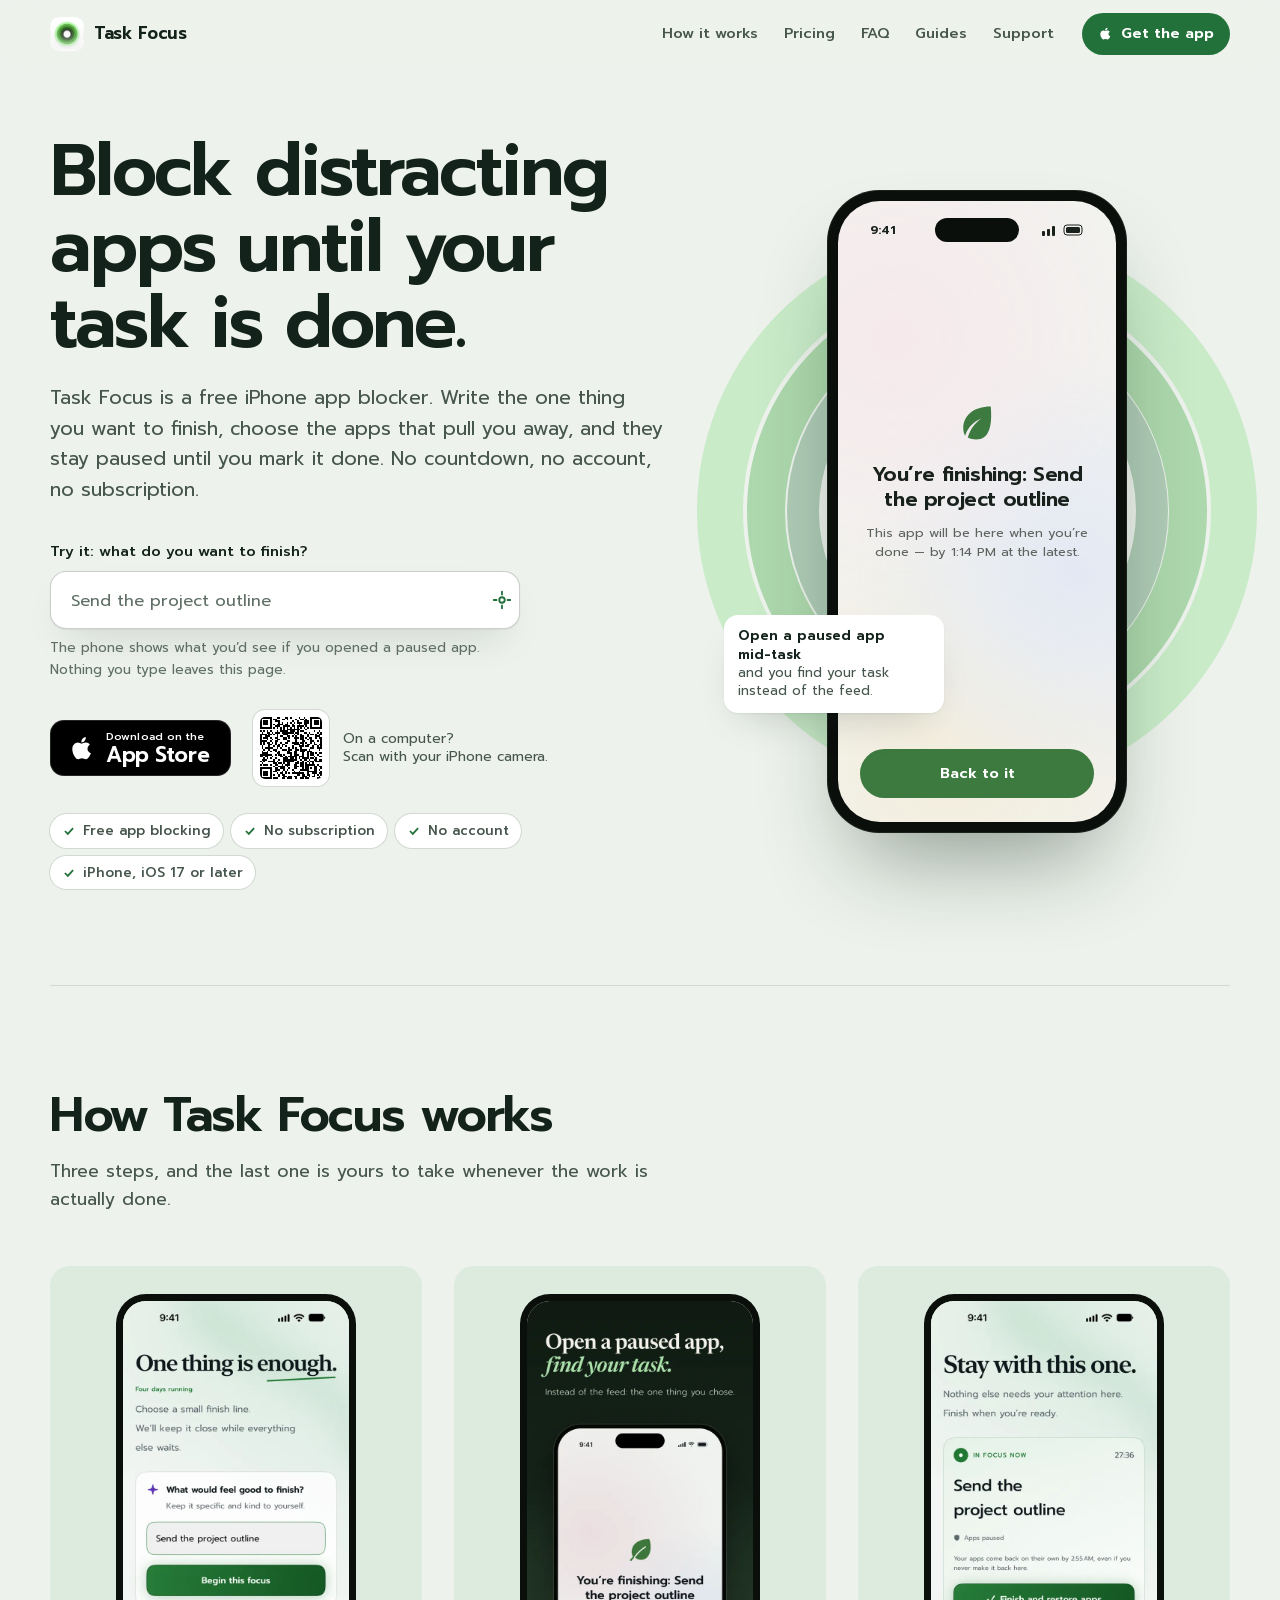
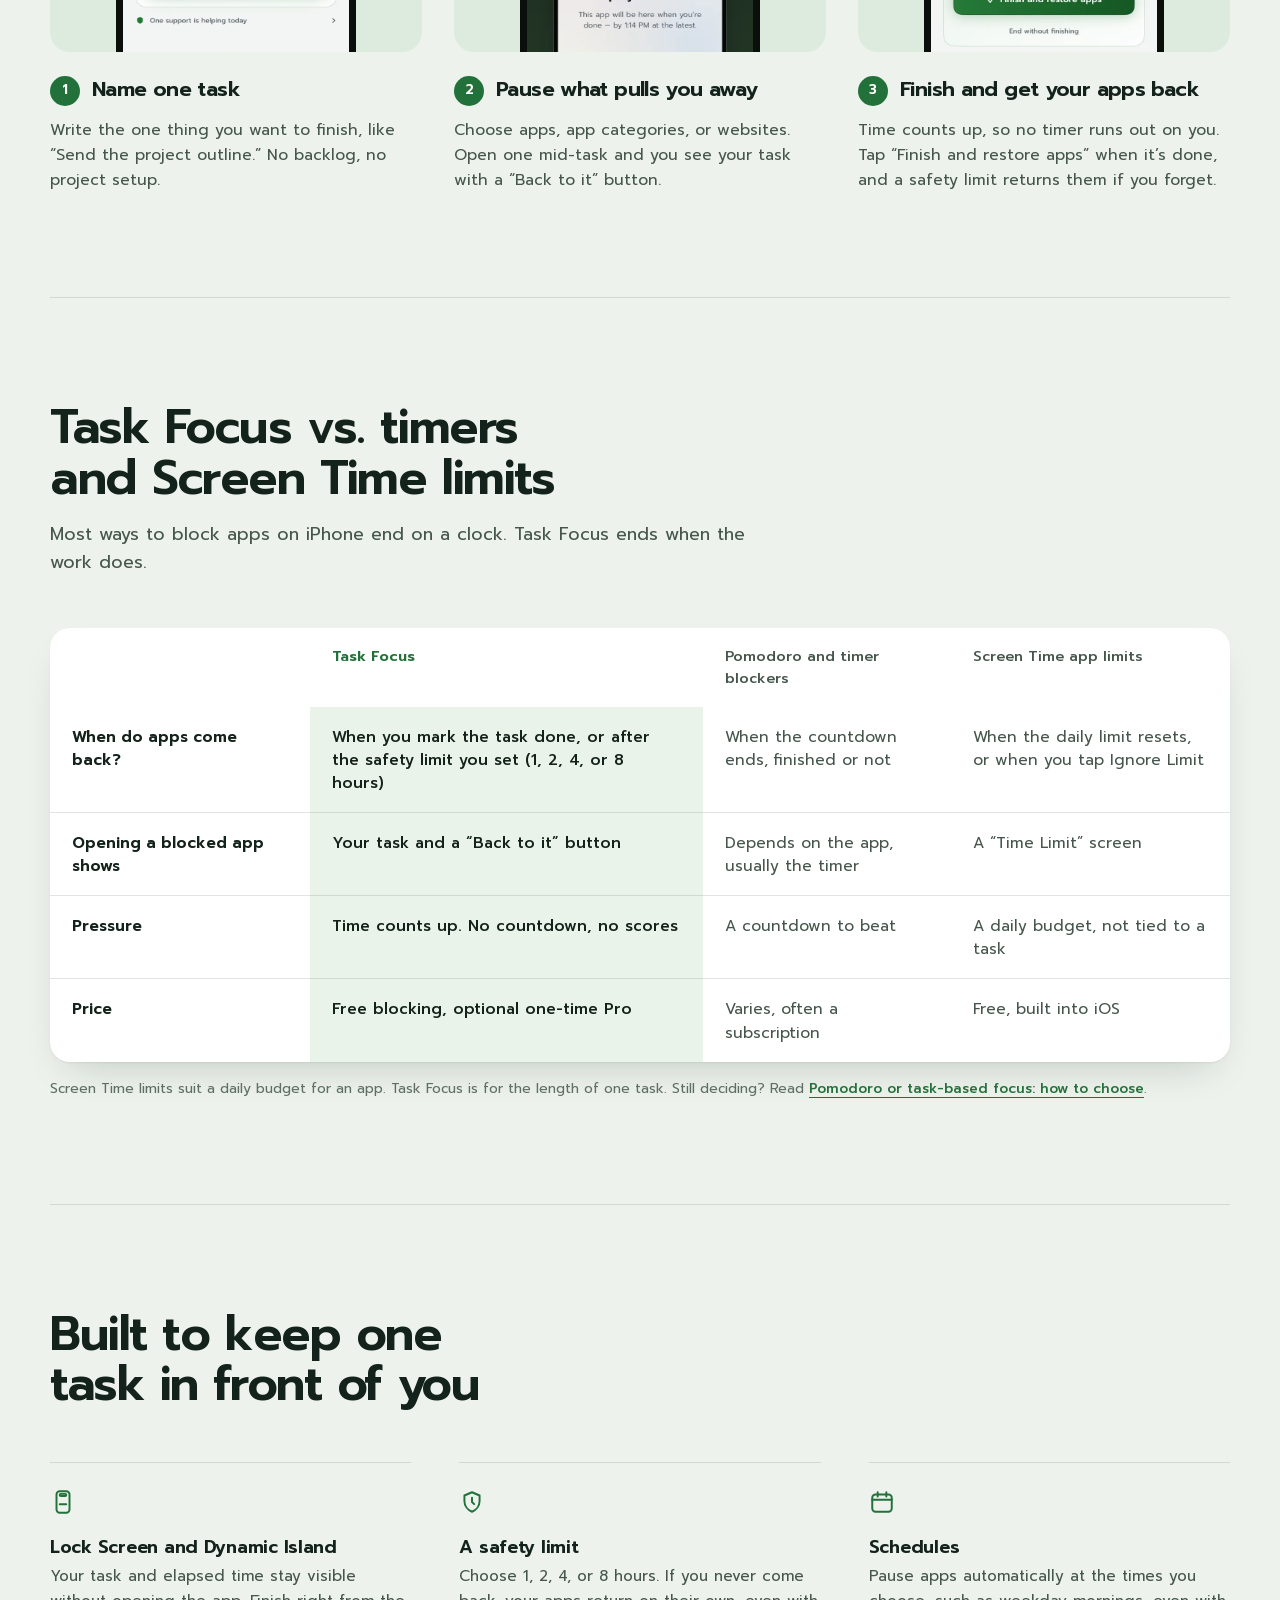
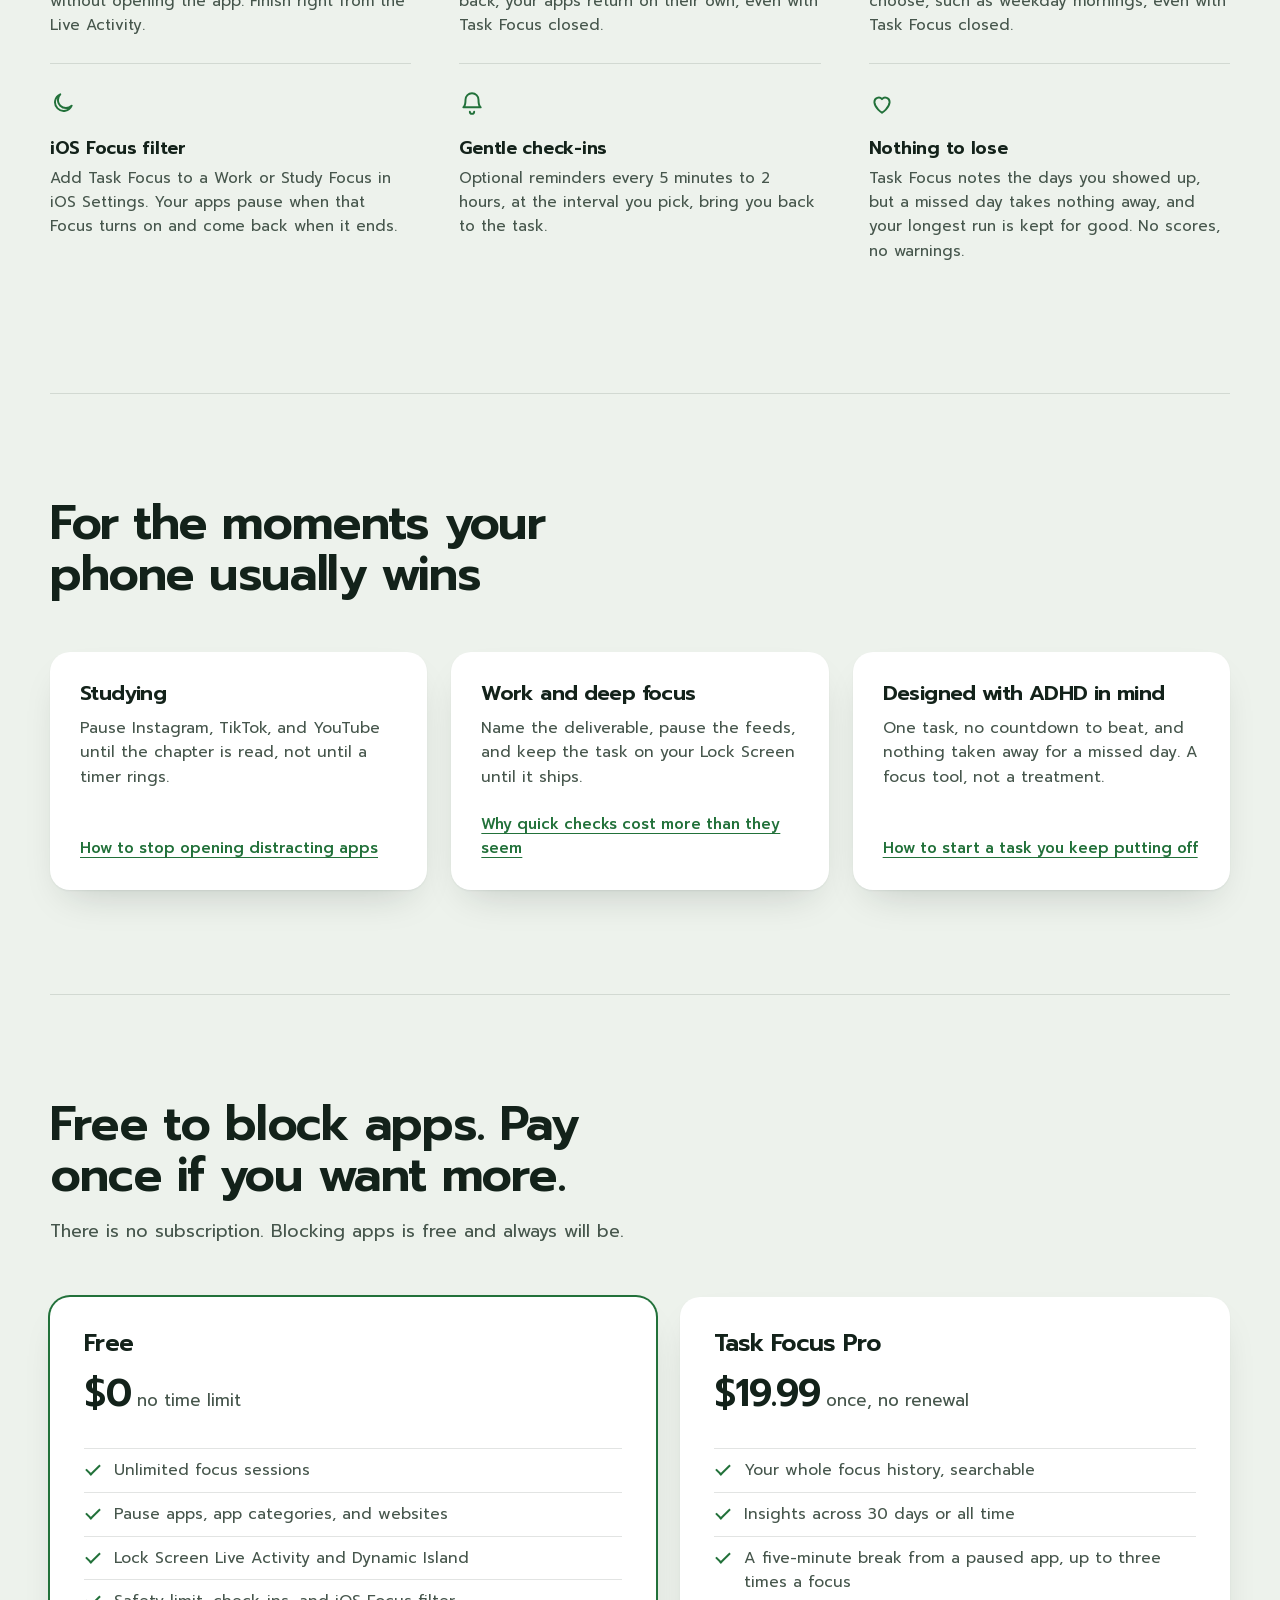
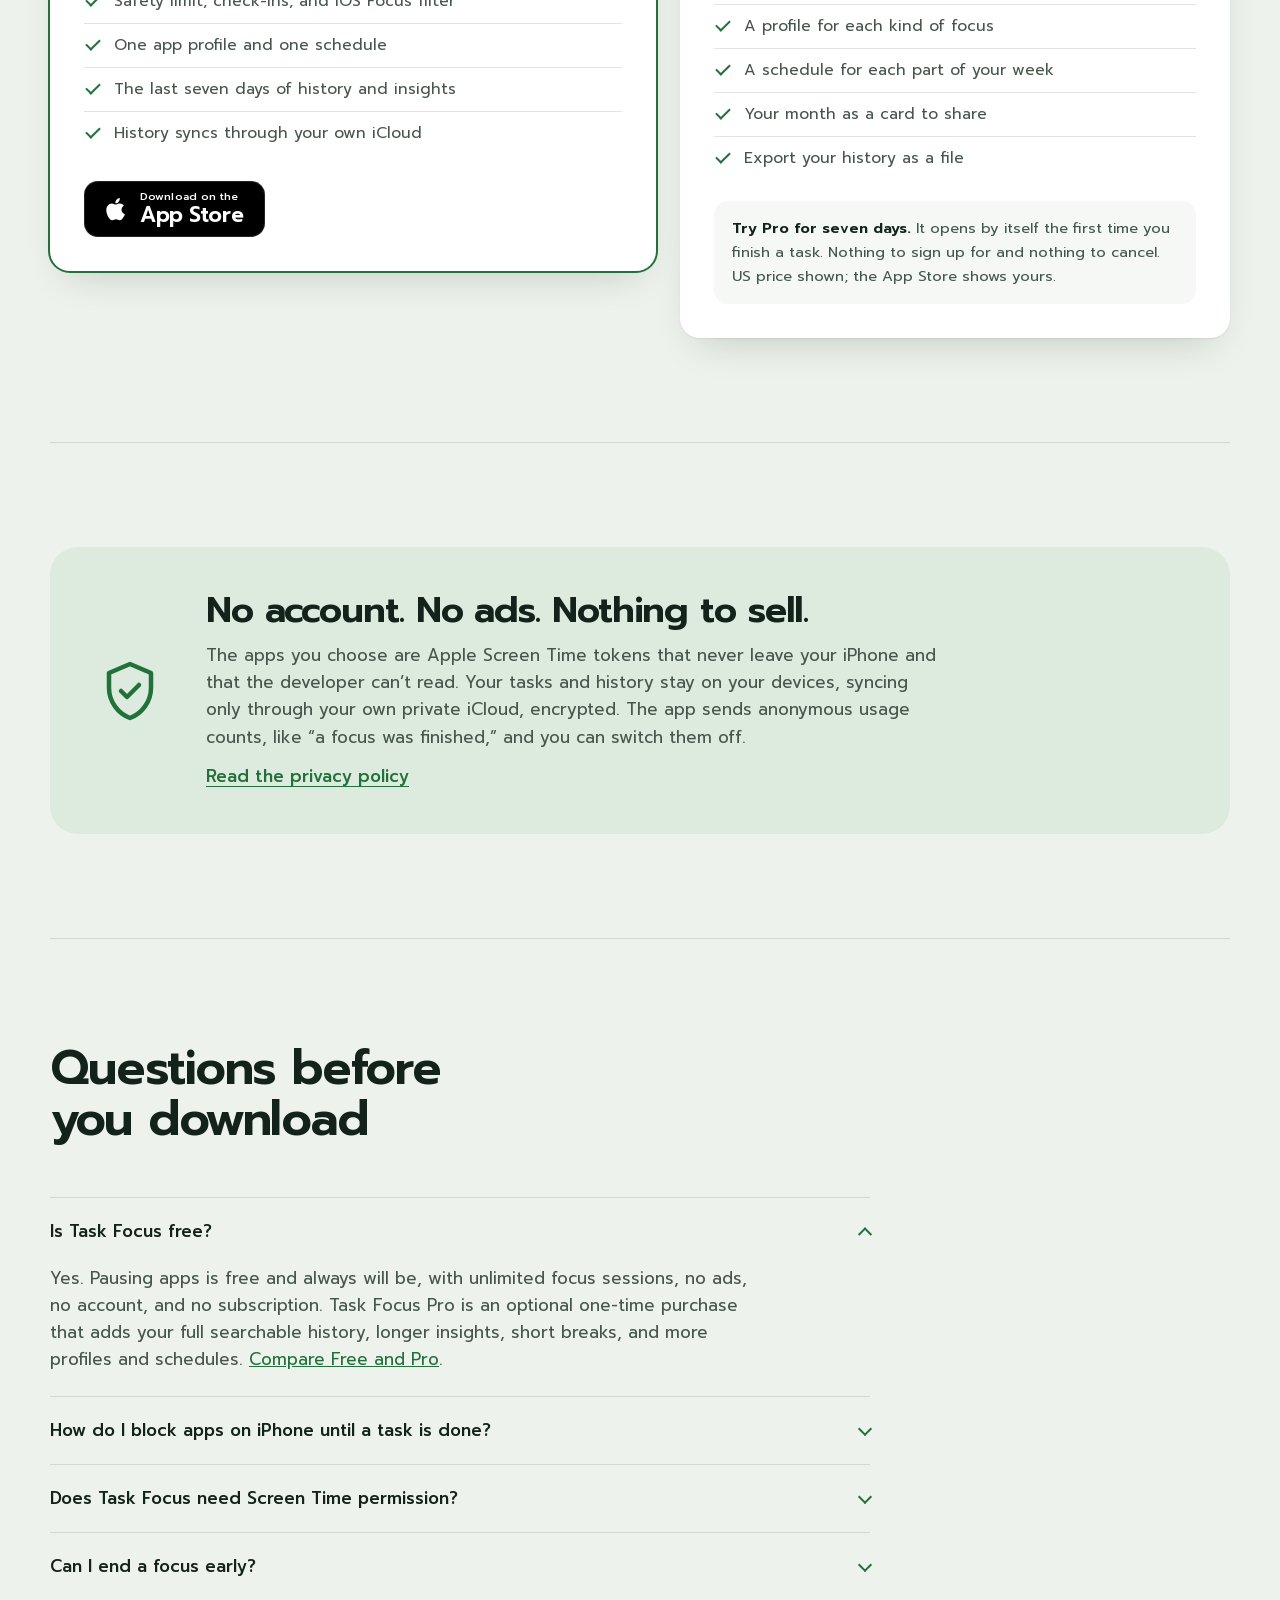
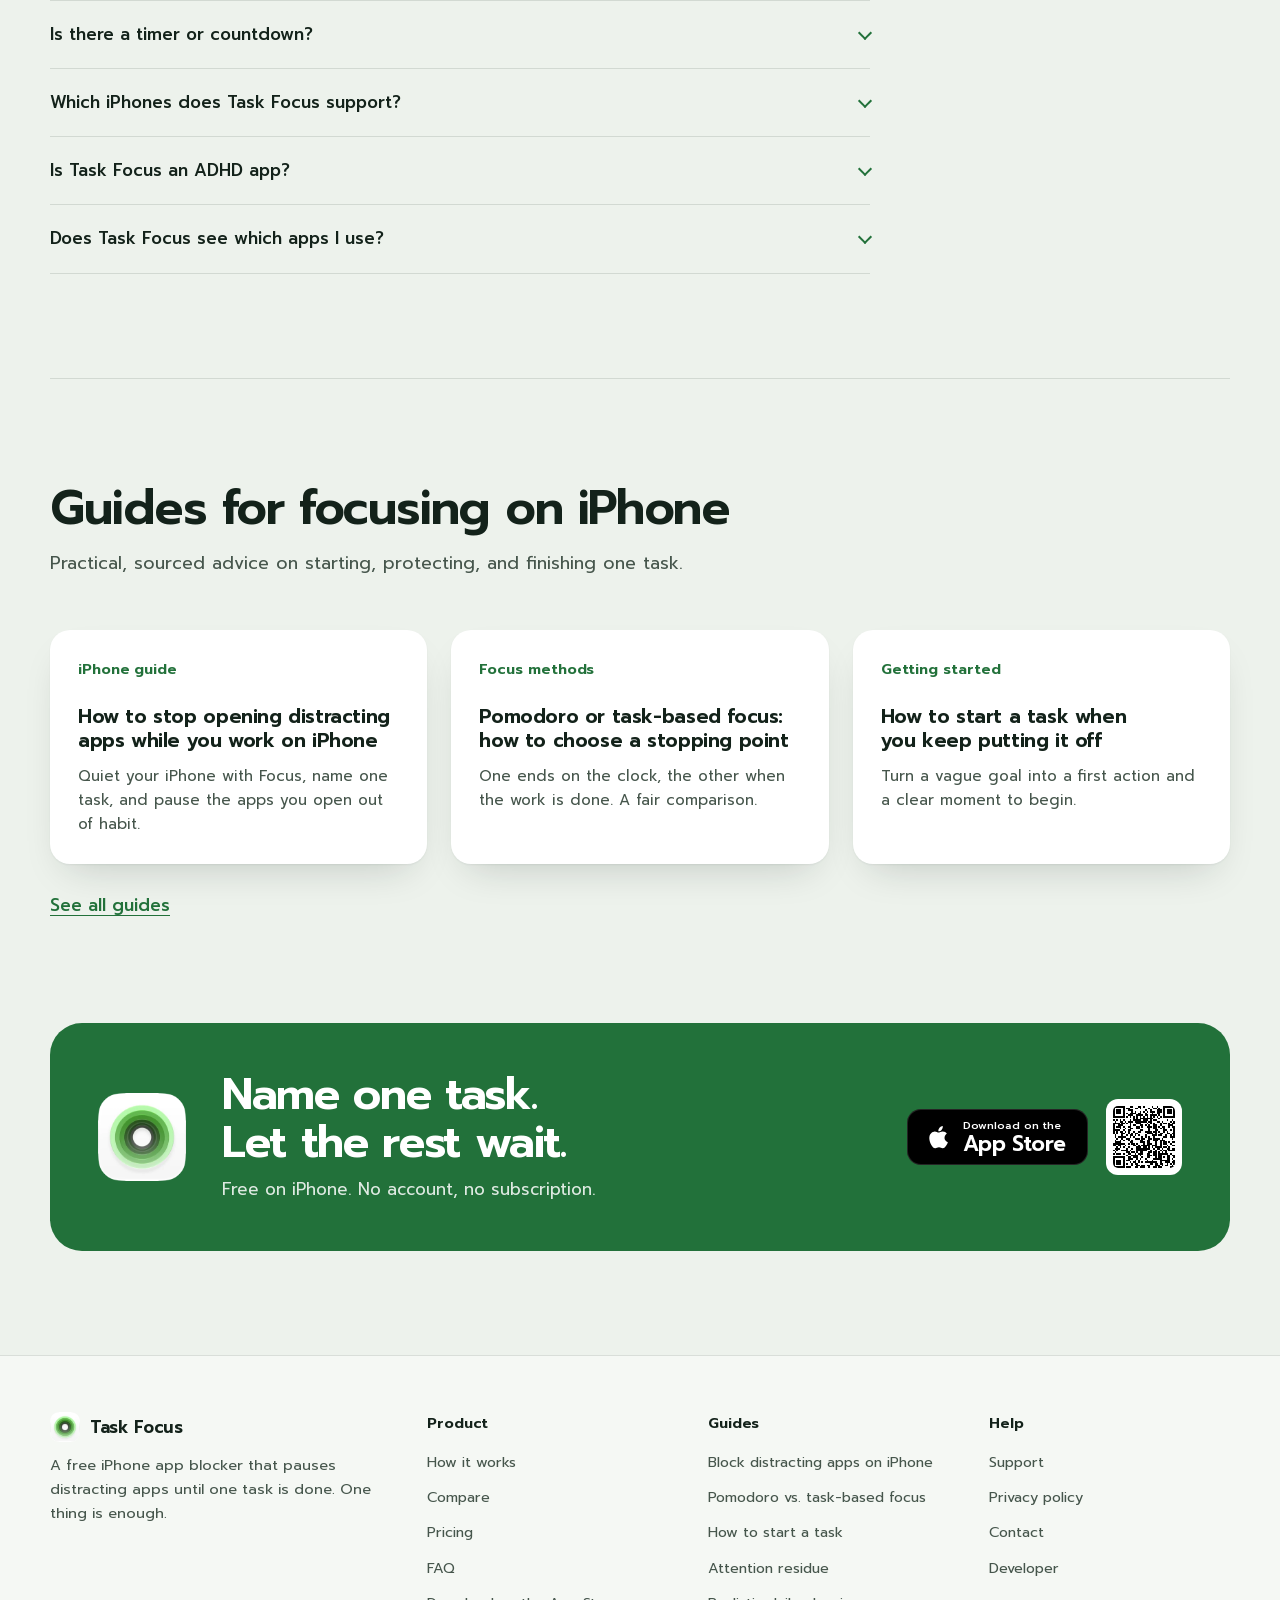
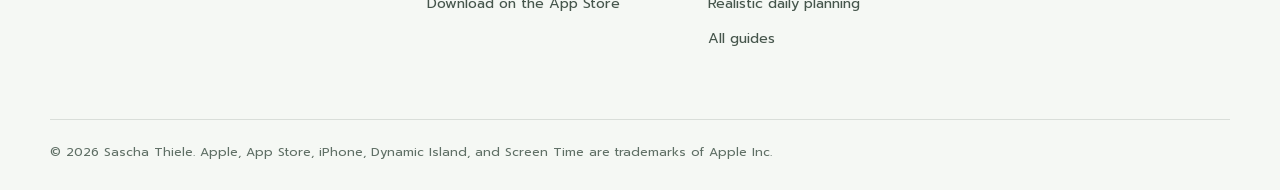
<file: index.html>
<!doctype html>
<html lang="en">
<head>
  <meta charset="utf-8">
  <meta name="viewport" content="width=device-width, initial-scale=1, viewport-fit=cover">
  <title>Task Focus: Free iPhone App Blocker, No Subscription</title>
  <meta name="description" content="Block distracting apps on iPhone until your task is done. Task Focus is a free app blocker with no countdown, no account, and no subscription. Download on the App Store.">
  <link rel="canonical" href="https://taskfocusapp.com/">
  <meta name="robots" content="index, follow, max-image-preview:large, max-snippet:-1">
  <meta name="google-site-verification" content="Fs9B-hahm77t6dGR5yVILKLgYTBH0SYIQLpEDF-IQK4">
  <meta name="apple-itunes-app" content="app-id=6792549661">
  <meta name="theme-color" content="#edf2ec" media="(prefers-color-scheme: light)">
  <meta name="theme-color" content="#0c1611" media="(prefers-color-scheme: dark)">
  <meta property="og:site_name" content="Task Focus">
  <meta property="og:type" content="website">
  <meta property="og:title" content="Task Focus: Free iPhone App Blocker, No Subscription">
  <meta property="og:description" content="Pause distracting apps until your one task is done. No countdown, no account, no subscription.">
  <meta property="og:url" content="https://taskfocusapp.com/">
  <meta property="og:image" content="https://taskfocusapp.com/assets/social-card.png">
  <meta property="og:image:width" content="1200">
  <meta property="og:image:height" content="630">
  <meta name="twitter:card" content="summary_large_image">
  <link rel="alternate" type="text/markdown" title="Markdown version" href="/index.html.md">
  <link rel="alternate" type="application/rss+xml" title="Task Focus blog" href="/blog/feed.xml">
  <link rel="icon" href="/assets/app-icon-32.png" type="image/png" sizes="32x32">
  <link rel="apple-touch-icon" href="/assets/app-icon-180.png">
  <link rel="manifest" href="/site.webmanifest">
  <link rel="preload" href="/assets/fonts/Prompt-SemiBold.woff2" as="font" type="font/woff2" crossorigin>
  <link rel="preload" href="/assets/fonts/Prompt-Regular.woff2" as="font" type="font/woff2" crossorigin>
  <link rel="stylesheet" href="/styles.css">
  <script src="/script.js" defer></script>
  <script type="application/ld+json">
  {
    "@context": "https://schema.org",
    "@graph": [
      {
        "@type": "WebSite",
        "@id": "https://taskfocusapp.com/#website",
        "name": "Task Focus",
        "url": "https://taskfocusapp.com/",
        "inLanguage": "en",
        "publisher": {"@id": "https://taskfocusapp.com/#organization"}
      },
      {
        "@type": "Organization",
        "@id": "https://taskfocusapp.com/#organization",
        "name": "Task Focus",
        "url": "https://taskfocusapp.com/",
        "logo": "https://taskfocusapp.com/assets/app-icon-512.png",
        "founder": {"@type": "Person", "name": "Sascha Thiele", "url": "https://github.com/sthix"},
        "email": "sascha.thiele@pm.me",
        "sameAs": ["https://apps.apple.com/app/id6792549661", "https://github.com/sthix"]
      },
      {
        "@type": "WebPage",
        "@id": "https://taskfocusapp.com/#webpage",
        "url": "https://taskfocusapp.com/",
        "name": "Task Focus: Free iPhone App Blocker, No Subscription",
        "isPartOf": {"@id": "https://taskfocusapp.com/#website"},
        "about": {"@id": "https://taskfocusapp.com/#app"},
        "primaryImageOfPage": "https://taskfocusapp.com/assets/blog/blog-paused-app.webp",
        "inLanguage": "en"
      },
      {
        "@type": "MobileApplication",
        "@id": "https://taskfocusapp.com/#app",
        "name": "Task Focus",
        "alternateName": "Task Focus: ADHD App Blocker",
        "description": "A free iPhone app blocker that pauses the distracting apps you choose until one task is done. No countdown, no account, and no subscription.",
        "url": "https://taskfocusapp.com/",
        "image": "https://taskfocusapp.com/assets/app-icon-512.png",
        "screenshot": ["https://taskfocusapp.com/assets/blog/blog-name-the-task.webp", "https://taskfocusapp.com/assets/blog/blog-paused-app.webp", "https://taskfocusapp.com/assets/blog/blog-focus-active.webp"],
        "operatingSystem": "iOS 17.0 or later",
        "applicationCategory": "ProductivityApplication",
        "installUrl": "https://apps.apple.com/app/id6792549661",
        "downloadUrl": "https://apps.apple.com/app/id6792549661",
        "author": {"@type": "Person", "name": "Sascha Thiele", "url": "https://github.com/sthix"},
        "publisher": {"@id": "https://taskfocusapp.com/#organization"},
        "offers": {"@type": "Offer", "price": "0", "priceCurrency": "USD", "description": "Free download. App pausing is always free; Task Focus Pro is an optional one-time in-app purchase ($19.99 in the US)."},
        "featureList": ["Pauses chosen apps, categories, and websites until a task is marked done", "Paused apps show your current task instead of the feed", "No countdown: elapsed time counts up", "Safety limit of 1, 2, 4, or 8 hours returns apps automatically", "Lock Screen Live Activity and Dynamic Island", "Scheduled pausing and iOS Focus filter", "Optional gentle check-ins", "One free profile and one free schedule", "No account, no ads, no subscription"]
      },
      {
        "@type": "FAQPage",
        "@id": "https://taskfocusapp.com/#faq",
        "mainEntity": [
          {"@type": "Question", "name": "Is Task Focus free?", "acceptedAnswer": {"@type": "Answer", "text": "Yes. Pausing apps is free and always will be, with unlimited focus sessions, no ads, no account, and no subscription. Task Focus Pro is an optional one-time purchase that adds your full searchable history, longer insights, short breaks, and more profiles and schedules."}},
          {"@type": "Question", "name": "How do I block apps on iPhone until a task is done?", "acceptedAnswer": {"@type": "Answer", "text": "Open Task Focus, write the one task you want to finish, turn on Pause distracting apps, and choose the apps, categories, or websites to pause. They stay paused until you tap Finish and restore apps, or until the safety limit you chose returns them."}},
          {"@type": "Question", "name": "Does Task Focus need Screen Time permission?", "acceptedAnswer": {"@type": "Answer", "text": "Yes. App blockers on iPhone work through Apple's Screen Time framework. Task Focus asks for it only when you choose apps to pause, and you can focus without pausing anything. Your app choices stay on your device as Apple-provided tokens."}},
          {"@type": "Question", "name": "Can I end a focus early?", "acceptedAnswer": {"@type": "Answer", "text": "Yes. You can end a focus at any time, with or without marking the task done. Task Focus is a gentle boundary, not a lock you can't get out of."}},
          {"@type": "Question", "name": "Is there a timer or countdown?", "acceptedAnswer": {"@type": "Answer", "text": "No. Elapsed time counts up so you can see your effort, but nothing runs out. The focus ends when you say the task is finished."}},
          {"@type": "Question", "name": "Which iPhones does Task Focus support?", "acceptedAnswer": {"@type": "Answer", "text": "Any iPhone with iOS 17 or later. On iPhones with a Dynamic Island, your task and elapsed time also appear there. Task Focus is not available for Android or Mac."}},
          {"@type": "Question", "name": "Is Task Focus an ADHD app?", "acceptedAnswer": {"@type": "Answer", "text": "It was designed with ADHD in mind: one task at a time, no countdown to beat, and nothing taken away for a missed day. It is a focus tool, not a medical treatment."}},
          {"@type": "Question", "name": "Does Task Focus see which apps I use?", "acceptedAnswer": {"@type": "Answer", "text": "No. Your app, category, and website choices are Apple-provided tokens that stay on your device. Task Focus does not collect your activity in other apps."}}
        ]
      }
    ]
  }
  </script>
</head>
<body>
  <a class="skip-link" href="#main">Skip to content</a>

  <header class="site-header" data-header>
    <div class="header-inner">
      <a class="brand" href="/" aria-label="Task Focus home"><picture><source srcset="/assets/app-icon-dark-96.webp" media="(prefers-color-scheme: dark)"><img src="/assets/app-icon-96.webp" alt="" width="34" height="34"></picture><span>Task Focus</span></a>
      <nav id="site-nav" class="site-nav" aria-label="Main navigation" data-nav>
        <a href="/#how-it-works">How it works</a>
        <a href="/#pricing">Pricing</a>
        <a href="/#faq">FAQ</a>
        <a href="/blog/">Guides</a>
        <a href="/support.html">Support</a>
      </nav>
      <a class="nav-cta" href="https://apps.apple.com/app/apple-store/id6792549661?pt=128083530&amp;ct=web_home&amp;mt=8"><svg viewBox="0 0 24 24" aria-hidden="true"><path d="M16.7 12.9c0-2.5 2-3.7 2.1-3.8a4.5 4.5 0 0 0-3.5-1.9c-1.5-.1-2.9.9-3.7.9-.7 0-1.9-.9-3.2-.9A4.7 4.7 0 0 0 4.5 9.6c-1.7 2.9-.4 7.2 1.2 9.6.8 1.2 1.8 2.5 3.1 2.4 1.2 0 1.7-.8 3.2-.8s1.9.8 3.2.8c1.3 0 2.2-1.2 3-2.4a10 10 0 0 0 1.4-2.8 4.1 4.1 0 0 1-2.9-3.5ZM14.3 5.7a4.2 4.2 0 0 0 1-3.1 4.3 4.3 0 0 0-2.9 1.5 4 4 0 0 0-1 3c1.1.1 2.2-.5 2.9-1.4Z"/></svg>Get the app</a>
      <button class="nav-toggle" type="button" aria-expanded="false" aria-controls="site-nav" data-nav-toggle><span></span><span></span><span class="sr-only">Open navigation</span></button>
    </div>
  </header>

  <main id="main">
    <section class="hero wrap" aria-labelledby="hero-title">
      <div class="hero-copy">
        <h1 id="hero-title">Block distracting apps until your task is done.</h1>
        <p class="hero-intro">Task Focus is a free iPhone app blocker. Write the one thing you want to finish, choose the apps that pull you away, and they stay paused until you mark it done. No countdown, no account, no subscription.</p>

        <div class="try">
          <label for="task-demo">Try it: what do you want to finish?</label>
          <div class="try-field">
            <input id="task-demo" type="text" maxlength="60" placeholder="Send the project outline" autocomplete="off" enterkeyhint="done" data-task-input aria-describedby="task-demo-hint">
            <svg viewBox="0 0 24 24" fill="none" stroke="currentColor" stroke-width="2" stroke-linecap="round" stroke-linejoin="round" aria-hidden="true"><path d="M12 3v3M12 18v3M3 12h3M18 12h3"/><circle cx="12" cy="12" r="3"/></svg>
          </div>
          <p class="try-hint" id="task-demo-hint">The phone shows what you’d see if you opened a paused app. Nothing you type leaves this page.</p>
        </div>

        <div class="hero-actions" id="download">
          <a class="app-store-status" href="https://apps.apple.com/app/apple-store/id6792549661?pt=128083530&amp;ct=web_home&amp;mt=8" aria-label="Download Task Focus on the App Store">
            <svg viewBox="0 0 24 24" aria-hidden="true"><path d="M16.7 12.9c0-2.5 2-3.7 2.1-3.8a4.5 4.5 0 0 0-3.5-1.9c-1.5-.1-2.9.9-3.7.9-.7 0-1.9-.9-3.2-.9A4.7 4.7 0 0 0 4.5 9.6c-1.7 2.9-.4 7.2 1.2 9.6.8 1.2 1.8 2.5 3.1 2.4 1.2 0 1.7-.8 3.2-.8s1.9.8 3.2.8c1.3 0 2.2-1.2 3-2.4a10 10 0 0 0 1.4-2.8 4.1 4.1 0 0 1-2.9-3.5ZM14.3 5.7a4.2 4.2 0 0 0 1-3.1 4.3 4.3 0 0 0-2.9 1.5 4 4 0 0 0-1 3c1.1.1 2.2-.5 2.9-1.4Z"/></svg>
            <span><small>Download on the</small>App Store</span>
          </a>
          <div class="qr"><img src="/assets/app-store-qr.svg" alt="QR code that opens Task Focus on the App Store" width="76" height="76"><span>On a computer?<br>Scan with your iPhone camera.</span></div>
        </div>

        <ul class="facts" aria-label="At a glance">
          <li><svg viewBox="0 0 24 24" fill="none" stroke="currentColor" stroke-width="3" aria-hidden="true"><path d="m5 12 5 5 9-10"/></svg>Free app blocking</li>
          <li><svg viewBox="0 0 24 24" fill="none" stroke="currentColor" stroke-width="3" aria-hidden="true"><path d="m5 12 5 5 9-10"/></svg>No subscription</li>
          <li><svg viewBox="0 0 24 24" fill="none" stroke="currentColor" stroke-width="3" aria-hidden="true"><path d="m5 12 5 5 9-10"/></svg>No account</li>
          <li><svg viewBox="0 0 24 24" fill="none" stroke="currentColor" stroke-width="3" aria-hidden="true"><path d="m5 12 5 5 9-10"/></svg>iPhone, iOS 17 or later</li>
        </ul>
      </div>

      <div class="stage">
        <div class="rings" aria-hidden="true"><i></i><i></i><i></i></div>
        <figure class="phone" aria-label="A paused app showing your task instead of the feed">
          <div class="phone-screen">
            <div class="phone-status" aria-hidden="true"><b>9:41</b><i></i><svg viewBox="0 0 42 12" fill="#18211b"><rect x="0" y="7" width="3" height="5" rx="1"/><rect x="5" y="5" width="3" height="7" rx="1"/><rect x="10" y="2" width="3" height="10" rx="1"/><rect x="22" y="1" width="18" height="10" rx="3" fill="none" stroke="#18211b"/><rect x="24" y="3" width="14" height="6" rx="1.5"/></svg></div>
            <div class="phone-body">
              <svg viewBox="0 0 48 48" aria-hidden="true"><path d="M39 7C20 7 9 17 9 31c0 3 1 6 2 8 3-9 9-15 18-19-7 5-12 11-15 21 3 2 6 2 9 2 14 0 18-14 16-36Z" fill="#3d7a40"/></svg>
              <p class="phone-task">You’re finishing: <output for="task-demo" data-task-output>Send the project outline</output></p>
              <p class="phone-note">This app will be here when you’re done — by 1:14 PM at the latest.</p>
            </div>
            <span class="phone-button" aria-hidden="true">Back to it</span>
          </div>
        </figure>
        <p class="stage-caption"><strong>Open a paused app mid-task</strong>and you find your task instead of the feed.</p>
      </div>
    </section>

    <section class="section wrap" id="how-it-works" aria-labelledby="how-title">
      <div class="section-head">
        <h2 id="how-title">How Task Focus works</h2>
        <p>Three steps, and the last one is yours to take whenever the work is actually done.</p>
      </div>
      <ol class="steps">
        <li>
          <figure><img src="/assets/blog/blog-name-the-task.webp" alt="Task Focus home screen with the task “Send the project outline” and a Begin this focus button" width="603" height="1311" loading="lazy"></figure>
          <h3>Name one task</h3>
          <p>Write the one thing you want to finish, like “Send the project outline.” No backlog, no project setup.</p>
        </li>
        <li>
          <figure><img src="/assets/blog/blog-paused-app.webp" alt="A paused app showing “You’re finishing: Send the project outline” with a Back to it button" width="603" height="1311" loading="lazy"></figure>
          <h3>Pause what pulls you away</h3>
          <p>Choose apps, app categories, or websites. Open one mid-task and you see your task with a “Back to it” button.</p>
        </li>
        <li>
          <figure><img src="/assets/blog/blog-focus-active.webp" alt="An active focus with the elapsed time and a Finish and restore apps button" width="603" height="1311" loading="lazy"></figure>
          <h3>Finish and get your apps back</h3>
          <p>Time counts up, so no timer runs out on you. Tap “Finish and restore apps” when it’s done, and a safety limit returns them if you forget.</p>
        </li>
      </ol>
    </section>

    <section class="section wrap" id="compare" aria-labelledby="compare-title">
      <div class="section-head">
        <h2 id="compare-title">Task Focus vs. timers and Screen Time limits</h2>
        <p>Most ways to block apps on iPhone end on a clock. Task Focus ends when the work does.</p>
      </div>
      <div class="compare-wrap" role="region" aria-labelledby="compare-title" tabindex="0">
        <table class="compare">
          <thead>
            <tr><th scope="col"><span class="sr-only">Question</span></th><th scope="col" class="us">Task Focus</th><th scope="col">Pomodoro and timer blockers</th><th scope="col">Screen Time app limits</th></tr>
          </thead>
          <tbody>
            <tr><th scope="row">When do apps come back?</th><td class="us" data-label="Task Focus">When you mark the task done, or after the safety limit you set (1, 2, 4, or 8 hours)</td><td data-label="Pomodoro and timer blockers">When the countdown ends, finished or not</td><td data-label="Screen Time app limits">When the daily limit resets, or when you tap Ignore Limit</td></tr>
            <tr><th scope="row">Opening a blocked app shows</th><td class="us" data-label="Task Focus">Your task and a “Back to it” button</td><td data-label="Pomodoro and timer blockers">Depends on the app, usually the timer</td><td data-label="Screen Time app limits">A “Time Limit” screen</td></tr>
            <tr><th scope="row">Pressure</th><td class="us" data-label="Task Focus">Time counts up. No countdown, no scores</td><td data-label="Pomodoro and timer blockers">A countdown to beat</td><td data-label="Screen Time app limits">A daily budget, not tied to a task</td></tr>
            <tr><th scope="row">Price</th><td class="us" data-label="Task Focus">Free blocking, optional one-time Pro</td><td data-label="Pomodoro and timer blockers">Varies, often a subscription</td><td data-label="Screen Time app limits">Free, built into iOS</td></tr>
          </tbody>
        </table>
      </div>
      <p class="compare-note">Screen Time limits suit a daily budget for an app. Task Focus is for the length of one task. Still deciding? Read <a class="text-link" href="/blog/pomodoro-vs-task-based-focus/">Pomodoro or task-based focus: how to choose</a>.</p>
    </section>

    <section class="section wrap" id="features" aria-labelledby="features-title">
      <div class="section-head">
        <h2 id="features-title">Built to keep one task in front of you</h2>
      </div>
      <ul class="features">
        <li>
          <svg viewBox="0 0 24 24" fill="none" stroke="currentColor" stroke-width="1.8" stroke-linecap="round" stroke-linejoin="round" aria-hidden="true"><rect x="6" y="2" width="12" height="20" rx="3"/><rect x="9" y="4.5" width="6" height="2" rx="1"/><path d="M9 14h6"/></svg>
          <h3>Lock Screen and Dynamic Island</h3>
          <p>Your task and elapsed time stay visible without opening the app. Finish right from the Live Activity.</p>
        </li>
        <li>
          <svg viewBox="0 0 24 24" fill="none" stroke="currentColor" stroke-width="1.8" stroke-linecap="round" stroke-linejoin="round" aria-hidden="true"><path d="M12 3 5 6v5c0 4.5 3 8.5 7 10 4-1.5 7-5.5 7-10V6l-7-3Z"/><path d="M12 8v4l2 2"/></svg>
          <h3>A safety limit</h3>
          <p>Choose 1, 2, 4, or 8 hours. If you never come back, your apps return on their own, even with Task Focus closed.</p>
        </li>
        <li>
          <svg viewBox="0 0 24 24" fill="none" stroke="currentColor" stroke-width="1.8" stroke-linecap="round" stroke-linejoin="round" aria-hidden="true"><rect x="3" y="5" width="18" height="16" rx="3"/><path d="M3 10h18M8 3v4M16 3v4"/></svg>
          <h3>Schedules</h3>
          <p>Pause apps automatically at the times you choose, such as weekday mornings, even with Task Focus closed.</p>
        </li>
        <li>
          <svg viewBox="0 0 24 24" fill="none" stroke="currentColor" stroke-width="1.8" stroke-linecap="round" stroke-linejoin="round" aria-hidden="true"><path d="M20 14.5A8 8 0 1 1 9.5 4a6.5 6.5 0 0 0 10.5 10.5Z"/></svg>
          <h3>iOS Focus filter</h3>
          <p>Add Task Focus to a Work or Study Focus in iOS Settings. Your apps pause when that Focus turns on and come back when it ends.</p>
        </li>
        <li>
          <svg viewBox="0 0 24 24" fill="none" stroke="currentColor" stroke-width="1.8" stroke-linecap="round" stroke-linejoin="round" aria-hidden="true"><path d="M6 9a6 6 0 1 1 12 0c0 6 2 7 2 7H4s2-1 2-7Z"/><path d="M10 20a2 2 0 0 0 4 0"/></svg>
          <h3>Gentle check-ins</h3>
          <p>Optional reminders every 5 minutes to 2 hours, at the interval you pick, bring you back to the task.</p>
        </li>
        <li>
          <svg viewBox="0 0 24 24" fill="none" stroke="currentColor" stroke-width="1.8" stroke-linecap="round" stroke-linejoin="round" aria-hidden="true"><path d="M12 21s-7-4.5-7-10a4 4 0 0 1 7-2.6A4 4 0 0 1 19 11c0 5.5-7 10-7 10Z"/></svg>
          <h3>Nothing to lose</h3>
          <p>Task Focus notes the days you showed up, but a missed day takes nothing away, and your longest run is kept for good. No scores, no warnings.</p>
        </li>
      </ul>
    </section>

    <section class="section wrap" id="who-its-for" aria-labelledby="uses-title">
      <div class="section-head">
        <h2 id="uses-title">For the moments your phone usually wins</h2>
      </div>
      <div class="uses">
        <article class="use">
          <h3>Studying</h3>
          <p>Pause Instagram, TikTok, and YouTube until the chapter is read, not until a timer rings.</p>
          <a href="/blog/block-distracting-apps-iphone/">How to stop opening distracting apps</a>
        </article>
        <article class="use">
          <h3>Work and deep focus</h3>
          <p>Name the deliverable, pause the feeds, and keep the task on your Lock Screen until it ships.</p>
          <a href="/blog/attention-residue-task-switching/">Why quick checks cost more than they seem</a>
        </article>
        <article class="use">
          <h3>Designed with ADHD in mind</h3>
          <p>One task, no countdown to beat, and nothing taken away for a missed day. A focus tool, not a treatment.</p>
          <a href="/blog/how-to-start-a-task/">How to start a task you keep putting off</a>
        </article>
      </div>
    </section>

    <section class="section wrap" id="pricing" aria-labelledby="pricing-title">
      <div class="section-head">
        <h2 id="pricing-title">Free to block apps. Pay once if you want more.</h2>
        <p>There is no subscription. Blocking apps is free and always will be.</p>
      </div>
      <div class="plans">
        <article class="plan plan-free" aria-labelledby="plan-free-title">
          <h3 id="plan-free-title">Free</h3>
          <p class="price"><strong>$0</strong>no time limit</p>
          <ul>
            <li>Unlimited focus sessions</li>
            <li>Pause apps, app categories, and websites</li>
            <li>Lock Screen Live Activity and Dynamic Island</li>
            <li>Safety limit, check-ins, and iOS Focus filter</li>
            <li>One app profile and one schedule</li>
            <li>The last seven days of history and insights</li>
            <li>History syncs through your own iCloud</li>
          </ul>
          <a class="app-store-status" href="https://apps.apple.com/app/apple-store/id6792549661?pt=128083530&amp;ct=web_home&amp;mt=8" aria-label="Download Task Focus free on the App Store">
            <svg viewBox="0 0 24 24" aria-hidden="true"><path d="M16.7 12.9c0-2.5 2-3.7 2.1-3.8a4.5 4.5 0 0 0-3.5-1.9c-1.5-.1-2.9.9-3.7.9-.7 0-1.9-.9-3.2-.9A4.7 4.7 0 0 0 4.5 9.6c-1.7 2.9-.4 7.2 1.2 9.6.8 1.2 1.8 2.5 3.1 2.4 1.2 0 1.7-.8 3.2-.8s1.9.8 3.2.8c1.3 0 2.2-1.2 3-2.4a10 10 0 0 0 1.4-2.8 4.1 4.1 0 0 1-2.9-3.5ZM14.3 5.7a4.2 4.2 0 0 0 1-3.1 4.3 4.3 0 0 0-2.9 1.5 4 4 0 0 0-1 3c1.1.1 2.2-.5 2.9-1.4Z"/></svg>
            <span><small>Download on the</small>App Store</span>
          </a>
        </article>
        <article class="plan" aria-labelledby="plan-pro-title">
          <h3 id="plan-pro-title">Task Focus Pro</h3>
          <p class="price"><strong>$19.99</strong>once, no renewal</p>
          <ul>
            <li>Your whole focus history, searchable</li>
            <li>Insights across 30 days or all time</li>
            <li>A five-minute break from a paused app, up to three times a focus</li>
            <li>A profile for each kind of focus</li>
            <li>A schedule for each part of your week</li>
            <li>Your month as a card to share</li>
            <li>Export your history as a file</li>
          </ul>
          <p class="plan-trial"><strong>Try Pro for seven days.</strong> It opens by itself the first time you finish a task. Nothing to sign up for and nothing to cancel. US price shown; the App Store shows yours.</p>
        </article>
      </div>
    </section>

    <section class="section wrap" id="privacy" aria-labelledby="privacy-title">
      <div class="privacy-band">
        <svg viewBox="0 0 24 24" fill="none" stroke="currentColor" stroke-width="1.5" stroke-linecap="round" stroke-linejoin="round" aria-hidden="true"><path d="M12 3 5 6v5c0 4.5 3 8.5 7 10 4-1.5 7-5.5 7-10V6l-7-3Z"/><path d="m9 12 2 2 4-4"/></svg>
        <div>
          <h2 id="privacy-title">No account. No ads. Nothing to sell.</h2>
          <p>The apps you choose are Apple Screen Time tokens that never leave your iPhone and that the developer can’t read. Your tasks and history stay on your devices, syncing only through your own private iCloud, encrypted. The app sends anonymous usage counts, like “a focus was finished,” and you can switch them off.</p>
          <p><a class="text-link" href="/privacy.html">Read the privacy policy</a></p>
        </div>
      </div>
    </section>

    <section class="section wrap" id="faq" aria-labelledby="faq-title">
      <div class="section-head">
        <h2 id="faq-title">Questions before you download</h2>
      </div>
      <div class="faq-list">
        <details open>
          <summary>Is Task Focus free?</summary>
          <p>Yes. Pausing apps is free and always will be, with unlimited focus sessions, no ads, no account, and no subscription. Task Focus Pro is an optional one-time purchase that adds your full searchable history, longer insights, short breaks, and more profiles and schedules. <a href="#pricing">Compare Free and Pro</a>.</p>
        </details>
        <details>
          <summary>How do I block apps on iPhone until a task is done?</summary>
          <p>Open Task Focus, write the one task you want to finish, turn on “Pause distracting apps,” and choose the apps, categories, or websites to pause. They stay paused until you tap “Finish and restore apps,” or until the safety limit you chose returns them. The <a href="/blog/block-distracting-apps-iphone/">step-by-step guide</a> also covers pairing it with an iOS Focus.</p>
        </details>
        <details>
          <summary>Does Task Focus need Screen Time permission?</summary>
          <p>Yes. App blockers on iPhone work through Apple’s Screen Time framework. Task Focus asks for it only when you choose apps to pause, and you can focus without pausing anything. Your app choices stay on your device as Apple-provided tokens.</p>
        </details>
        <details>
          <summary>Can I end a focus early?</summary>
          <p>Yes. You can end a focus at any time, with or without marking the task done. Task Focus is a gentle boundary, not a lock you can’t get out of.</p>
        </details>
        <details>
          <summary>Is there a timer or countdown?</summary>
          <p>No. Elapsed time counts up so you can see your effort, but nothing runs out. The focus ends when you say the task is finished. If you work better with a countdown, <a href="/blog/pomodoro-vs-task-based-focus/">here’s how the two approaches compare</a>.</p>
        </details>
        <details>
          <summary>Which iPhones does Task Focus support?</summary>
          <p>Any iPhone with iOS 17 or later. On iPhones with a Dynamic Island, your task and elapsed time also appear there. Task Focus is not available for Android or Mac.</p>
        </details>
        <details>
          <summary>Is Task Focus an ADHD app?</summary>
          <p>It was designed with ADHD in mind: one task at a time, no countdown to beat, and nothing taken away for a missed day. It is a focus tool, not a medical treatment.</p>
        </details>
        <details>
          <summary>Does Task Focus see which apps I use?</summary>
          <p>No. Your app, category, and website choices are Apple-provided tokens that stay on your device. Task Focus does not collect your activity in other apps. More answers are on the <a href="/support.html">support page</a>.</p>
        </details>
      </div>
    </section>

    <section class="section wrap" id="guides" aria-labelledby="guides-title">
      <div class="section-head">
        <h2 id="guides-title">Guides for focusing on iPhone</h2>
        <p>Practical, sourced advice on starting, protecting, and finishing one task.</p>
      </div>
      <ul class="guide-grid">
        <li><a href="/blog/block-distracting-apps-iphone/"><span class="eyebrow">iPhone guide</span><h3>How to stop opening distracting apps while you work on iPhone</h3><p>Quiet your iPhone with Focus, name one task, and pause the apps you open out of habit.</p></a></li>
        <li><a href="/blog/pomodoro-vs-task-based-focus/"><span class="eyebrow">Focus methods</span><h3>Pomodoro or task-based focus: how to choose a stopping point</h3><p>One ends on the clock, the other when the work is done. A fair comparison.</p></a></li>
        <li><a href="/blog/how-to-start-a-task/"><span class="eyebrow">Getting started</span><h3>How to start a task when you keep putting it off</h3><p>Turn a vague goal into a first action and a clear moment to begin.</p></a></li>
      </ul>
      <a class="text-link all-guides" href="/blog/">See all guides</a>
    </section>

    <section class="wrap" aria-labelledby="final-title">
      <div class="final">
        <picture><source srcset="/assets/app-icon-dark-256.webp" media="(prefers-color-scheme: dark)"><img src="/assets/app-icon-256.webp" class="icon"  alt="" width="88" height="88" loading="lazy"></picture>
        <div>
          <h2 id="final-title">Name one task. Let the rest wait.</h2>
          <p>Free on iPhone. No account, no subscription.</p>
        </div>
        <div class="cta-col">
          <a class="app-store-status" href="https://apps.apple.com/app/apple-store/id6792549661?pt=128083530&amp;ct=web_home&amp;mt=8" aria-label="Download Task Focus on the App Store">
            <svg viewBox="0 0 24 24" aria-hidden="true"><path d="M16.7 12.9c0-2.5 2-3.7 2.1-3.8a4.5 4.5 0 0 0-3.5-1.9c-1.5-.1-2.9.9-3.7.9-.7 0-1.9-.9-3.2-.9A4.7 4.7 0 0 0 4.5 9.6c-1.7 2.9-.4 7.2 1.2 9.6.8 1.2 1.8 2.5 3.1 2.4 1.2 0 1.7-.8 3.2-.8s1.9.8 3.2.8c1.3 0 2.2-1.2 3-2.4a10 10 0 0 0 1.4-2.8 4.1 4.1 0 0 1-2.9-3.5ZM14.3 5.7a4.2 4.2 0 0 0 1-3.1 4.3 4.3 0 0 0-2.9 1.5 4 4 0 0 0-1 3c1.1.1 2.2-.5 2.9-1.4Z"/></svg>
            <span><small>Download on the</small>App Store</span>
          </a>
          <div class="qr"><img src="/assets/app-store-qr.svg" alt="QR code that opens Task Focus on the App Store" width="76" height="76" loading="lazy"></div>
        </div>
      </div>
    </section>
  </main>

  <footer class="site-footer">
    <div class="footer-inner">
      <div>
        <a class="brand footer-brand" href="/"><picture><source srcset="/assets/app-icon-dark-96.webp" media="(prefers-color-scheme: dark)"><img src="/assets/app-icon-96.webp" alt="" width="30" height="30"></picture><span>Task Focus</span></a>
        <p class="footer-tag">A free iPhone app blocker that pauses distracting apps until one task is done. One thing is enough.</p>
      </div>
      <nav class="footer-col" aria-label="Product"><p class="footer-title">Product</p><ul><li><a href="/#how-it-works">How it works</a></li><li><a href="/#compare">Compare</a></li><li><a href="/#pricing">Pricing</a></li><li><a href="/#faq">FAQ</a></li><li><a href="https://apps.apple.com/app/apple-store/id6792549661?pt=128083530&amp;ct=web_home&amp;mt=8">Download on the App Store</a></li></ul></nav>
      <nav class="footer-col" aria-label="Guides"><p class="footer-title">Guides</p><ul><li><a href="/blog/block-distracting-apps-iphone/">Block distracting apps on iPhone</a></li><li><a href="/blog/pomodoro-vs-task-based-focus/">Pomodoro vs. task-based focus</a></li><li><a href="/blog/how-to-start-a-task/">How to start a task</a></li><li><a href="/blog/attention-residue-task-switching/">Attention residue</a></li><li><a href="/blog/realistic-daily-task-planning/">Realistic daily planning</a></li><li><a href="/blog/">All guides</a></li></ul></nav>
      <nav class="footer-col" aria-label="Help"><p class="footer-title">Help</p><ul><li><a href="/support.html">Support</a></li><li><a href="/privacy.html">Privacy policy</a></li><li><a href="mailto:sascha.thiele@pm.me?subject=Task%20Focus">Contact</a></li><li><a href="https://github.com/sthix" rel="me">Developer</a></li></ul></nav>
      <p class="footer-legal">© <span data-year>2026</span> Sascha Thiele. Apple, App Store, iPhone, Dynamic Island, and Screen Time are trademarks of Apple Inc.</p>
    </div>
  </footer>
</body>
</html>
</file>
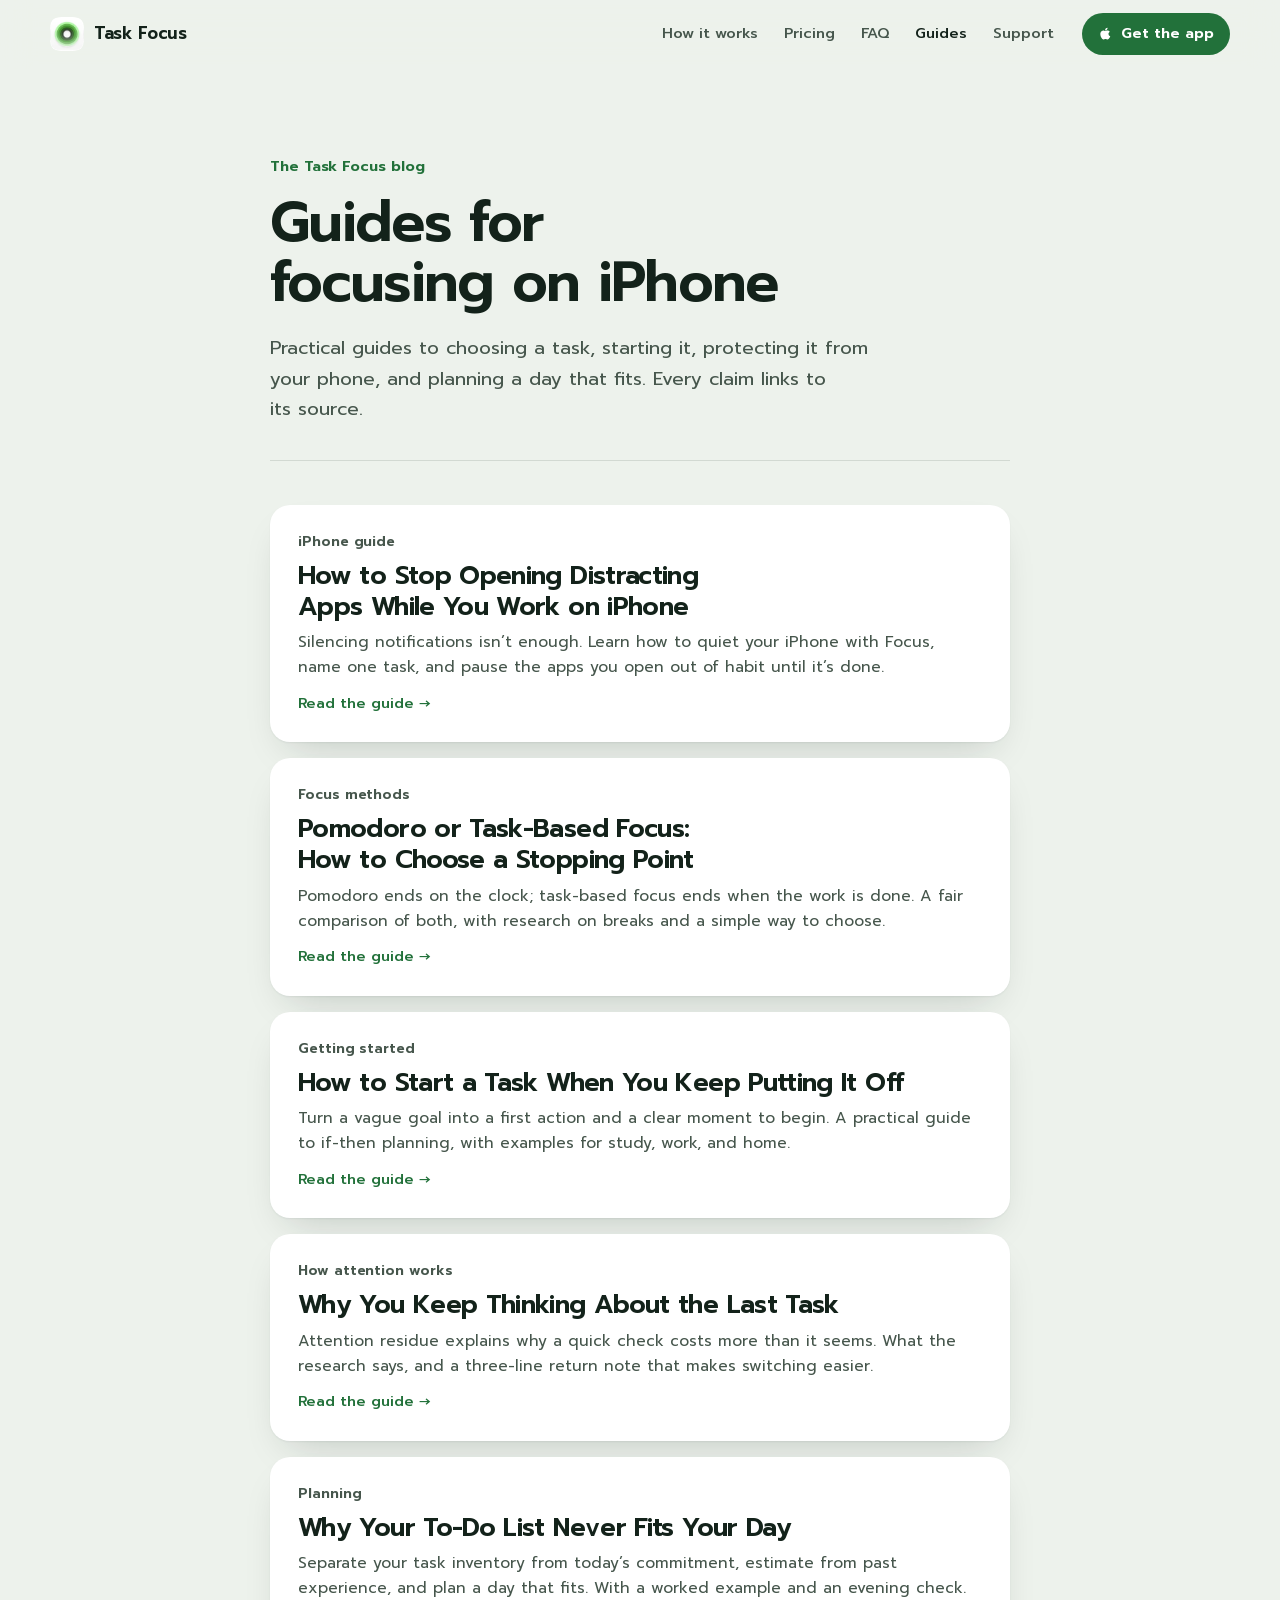
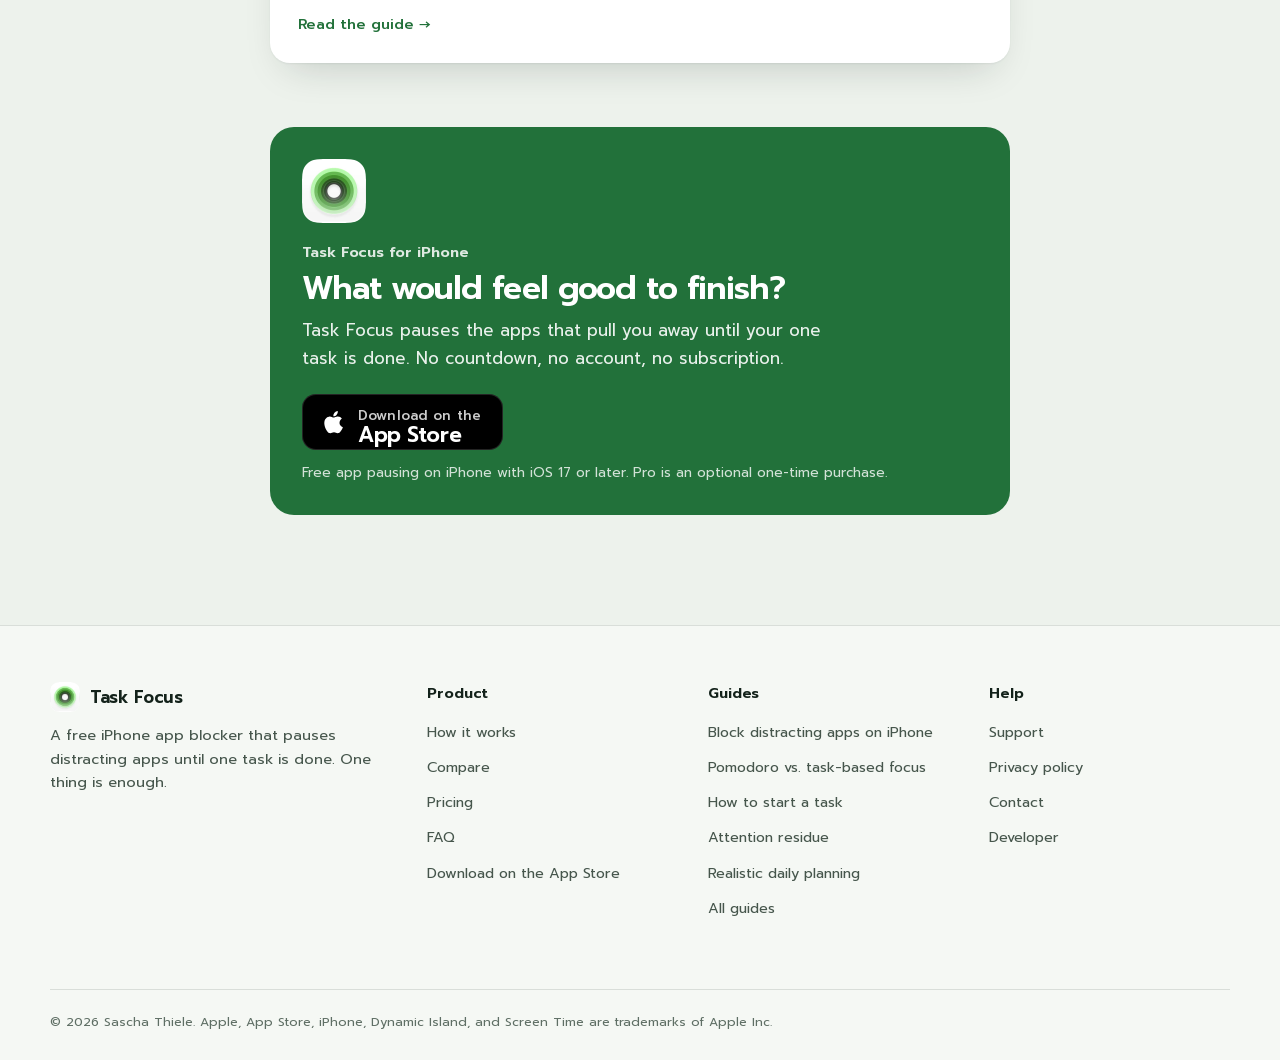
<file: blog/index.html>
<!doctype html>
<html lang="en">
<head>
  <meta charset="utf-8">
  <meta name="viewport" content="width=device-width, initial-scale=1">
  <meta name="theme-color" content="#edf2ec" media="(prefers-color-scheme: light)">
  <meta name="theme-color" content="#0c1611" media="(prefers-color-scheme: dark)">
  <title>Task Focus Blog: Practical Guides to Focus on iPhone</title>
  <meta name="description" content="Practical, research-backed guides to starting tasks, blocking distracting apps on iPhone, planning realistic days, and finishing one thing at a time.">
  <link rel="canonical" href="https://taskfocusapp.com/blog/">
  <meta name="robots" content="index, follow, max-image-preview:large, max-snippet:-1">
  <meta name="apple-itunes-app" content="app-id=6792549661">
  <meta property="og:site_name" content="Task Focus">
  <meta property="og:type" content="website">
  <meta property="og:title" content="Task Focus Blog: Practical Guides to Focus on iPhone">
  <meta property="og:description" content="Practical, research-backed guides to starting tasks, blocking distracting apps on iPhone, planning realistic days, and finishing one thing at a time.">
  <meta property="og:url" content="https://taskfocusapp.com/blog/">
  <meta property="og:image" content="https://taskfocusapp.com/assets/social-card.png">
  <meta property="og:image:width" content="1200">
  <meta property="og:image:height" content="630">
  <meta name="twitter:card" content="summary_large_image">
  <link rel="alternate" type="application/rss+xml" title="Task Focus blog" href="/blog/feed.xml">
  <link rel="alternate" type="text/markdown" title="Markdown version" href="https://taskfocusapp.com/blog/index.html.md">
  <link rel="icon" href="/assets/app-icon-32.png" type="image/png" sizes="32x32">
  <link rel="apple-touch-icon" href="/assets/app-icon-180.png">
  <link rel="manifest" href="/site.webmanifest">
  <link rel="preload" href="/assets/fonts/Prompt-Regular.woff2" as="font" type="font/woff2" crossorigin>
  <link rel="stylesheet" href="/styles.css">
  <script src="/script.js" defer></script>
  <script type="application/ld+json">
  {
    "@context": "https://schema.org",
    "@graph": [
      {
        "@type": "Blog",
        "@id": "https://taskfocusapp.com/blog/#blog",
        "name": "Task Focus Blog",
        "url": "https://taskfocusapp.com/blog/",
        "description": "Practical, research-backed guides to starting tasks, blocking distracting apps on iPhone, planning realistic days, and finishing one thing at a time.",
        "inLanguage": "en",
        "publisher": {
          "@type": "Organization",
          "@id": "https://taskfocusapp.com/#organization",
          "name": "Task Focus",
          "url": "https://taskfocusapp.com/",
          "logo": {
            "@type": "ImageObject",
            "url": "https://taskfocusapp.com/assets/app-icon-180.png",
            "width": 180,
            "height": 180
          }
        },
        "blogPost": [
          {
            "@type": "BlogPosting",
            "headline": "How to Stop Opening Distracting Apps While You Work on iPhone",
            "url": "https://taskfocusapp.com/blog/block-distracting-apps-iphone/",
            "datePublished": "2026-10-12",
            "author": {
              "@type": "Person",
              "name": "Sascha Thiele"
            }
          },
          {
            "@type": "BlogPosting",
            "headline": "Pomodoro or Task-Based Focus: How to Choose a Stopping Point",
            "url": "https://taskfocusapp.com/blog/pomodoro-vs-task-based-focus/",
            "datePublished": "2026-10-12",
            "author": {
              "@type": "Person",
              "name": "Sascha Thiele"
            }
          },
          {
            "@type": "BlogPosting",
            "headline": "How to Start a Task When You Keep Putting It Off",
            "url": "https://taskfocusapp.com/blog/how-to-start-a-task/",
            "datePublished": "2026-10-12",
            "author": {
              "@type": "Person",
              "name": "Sascha Thiele"
            }
          },
          {
            "@type": "BlogPosting",
            "headline": "Why You Keep Thinking About the Last Task",
            "url": "https://taskfocusapp.com/blog/attention-residue-task-switching/",
            "datePublished": "2026-10-12",
            "author": {
              "@type": "Person",
              "name": "Sascha Thiele"
            }
          },
          {
            "@type": "BlogPosting",
            "headline": "Why Your To-Do List Never Fits Your Day",
            "url": "https://taskfocusapp.com/blog/realistic-daily-task-planning/",
            "datePublished": "2026-10-12",
            "author": {
              "@type": "Person",
              "name": "Sascha Thiele"
            }
          }
        ]
      },
      {
        "@type": "BreadcrumbList",
        "itemListElement": [
          {
            "@type": "ListItem",
            "position": 1,
            "name": "Home",
            "item": "https://taskfocusapp.com/"
          },
          {
            "@type": "ListItem",
            "position": 2,
            "name": "Blog",
            "item": "https://taskfocusapp.com/blog/"
          }
        ]
      }
    ]
  }
  </script>
</head>
<body class="subpage">
  <a class="skip-link" href="#main">Skip to content</a>
  <header class="site-header" data-header>
    <div class="header-inner">
      <a class="brand" href="/" aria-label="Task Focus home"><picture><source srcset="/assets/app-icon-dark-96.webp" media="(prefers-color-scheme: dark)"><img src="/assets/app-icon-96.webp" alt="" width="34" height="34"></picture><span>Task Focus</span></a>
      <nav id="site-nav" class="site-nav" aria-label="Main navigation" data-nav>
        <a href="/#how-it-works">How it works</a>
        <a href="/#pricing">Pricing</a>
        <a href="/#faq">FAQ</a>
        <a href="/blog/" aria-current="page">Guides</a>
        <a href="/support.html">Support</a>
      </nav>
      <a class="nav-cta" href="https://apps.apple.com/app/apple-store/id6792549661?pt=128083530&amp;ct=web_blog&amp;mt=8"><svg viewBox="0 0 24 24" aria-hidden="true"><path d="M16.7 12.9c0-2.5 2-3.7 2.1-3.8a4.5 4.5 0 0 0-3.5-1.9c-1.5-.1-2.9.9-3.7.9-.7 0-1.9-.9-3.2-.9A4.7 4.7 0 0 0 4.5 9.6c-1.7 2.9-.4 7.2 1.2 9.6.8 1.2 1.8 2.5 3.1 2.4 1.2 0 1.7-.8 3.2-.8s1.9.8 3.2.8c1.3 0 2.2-1.2 3-2.4a10 10 0 0 0 1.4-2.8 4.1 4.1 0 0 1-2.9-3.5ZM14.3 5.7a4.2 4.2 0 0 0 1-3.1 4.3 4.3 0 0 0-2.9 1.5 4 4 0 0 0-1 3c1.1.1 2.2-.5 2.9-1.4Z"/></svg>Get the app</a>
      <button class="nav-toggle" type="button" aria-expanded="false" aria-controls="site-nav" data-nav-toggle><span></span><span></span><span class="sr-only">Open navigation</span></button>
    </div>
  </header>

  <main id="main" class="article-main">
    <header class="article-hero blog-intro">
      <p class="eyebrow">The Task Focus blog</p>
      <h1>Guides for focusing on iPhone</h1>
      <p class="article-dek">Practical guides to choosing a task, starting it, protecting it from your phone, and planning a day that fits. Every claim links to its source.</p>
    </header>

    <section class="blog-list" aria-label="Articles">
      <ul class="post-list">
        <li><a href="/blog/block-distracting-apps-iphone/"><p class="eyebrow">iPhone guide</p><h2>How to Stop Opening Distracting Apps While You Work on iPhone</h2><p>Silencing notifications isn’t enough. Learn how to quiet your iPhone with Focus, name one task, and pause the apps you open out of habit until it’s done.</p><span class="read-more">Read the guide <span aria-hidden="true">→</span></span></a></li>
        <li><a href="/blog/pomodoro-vs-task-based-focus/"><p class="eyebrow">Focus methods</p><h2>Pomodoro or Task-Based Focus: How to Choose a Stopping Point</h2><p>Pomodoro ends on the clock; task-based focus ends when the work is done. A fair comparison of both, with research on breaks and a simple way to choose.</p><span class="read-more">Read the guide <span aria-hidden="true">→</span></span></a></li>
        <li><a href="/blog/how-to-start-a-task/"><p class="eyebrow">Getting started</p><h2>How to Start a Task When You Keep Putting It Off</h2><p>Turn a vague goal into a first action and a clear moment to begin. A practical guide to if-then planning, with examples for study, work, and home.</p><span class="read-more">Read the guide <span aria-hidden="true">→</span></span></a></li>
        <li><a href="/blog/attention-residue-task-switching/"><p class="eyebrow">How attention works</p><h2>Why You Keep Thinking About the Last Task</h2><p>Attention residue explains why a quick check costs more than it seems. What the research says, and a three-line return note that makes switching easier.</p><span class="read-more">Read the guide <span aria-hidden="true">→</span></span></a></li>
        <li><a href="/blog/realistic-daily-task-planning/"><p class="eyebrow">Planning</p><h2>Why Your To-Do List Never Fits Your Day</h2><p>Separate your task inventory from today’s commitment, estimate from past experience, and plan a day that fits. With a worked example and an evening check.</p><span class="read-more">Read the guide <span aria-hidden="true">→</span></span></a></li>
      </ul>
    </section>

    <aside class="article-cta" aria-labelledby="cta-title">
      <picture><source srcset="/assets/app-icon-dark-256.webp" media="(prefers-color-scheme: dark)"><img src="/assets/app-icon-256.webp" class="icon"  alt="" width="76" height="76" loading="lazy"></picture>
        <p class="eyebrow">Task Focus for iPhone</p>
      <h2 id="cta-title">What would feel good to finish?</h2>
      <p>Task Focus pauses the apps that pull you away until your one task is done. No countdown, no account, no subscription.</p>
      <a class="app-store-status" href="https://apps.apple.com/app/apple-store/id6792549661?pt=128083530&amp;ct=web_blog&amp;mt=8" aria-label="Download Task Focus on the App Store">
        <svg viewBox="0 0 24 24" aria-hidden="true"><path d="M16.7 12.9c0-2.5 2-3.7 2.1-3.8a4.5 4.5 0 0 0-3.5-1.9c-1.5-.1-2.9.9-3.7.9-.7 0-1.9-.9-3.2-.9A4.7 4.7 0 0 0 4.5 9.6c-1.7 2.9-.4 7.2 1.2 9.6.8 1.2 1.8 2.5 3.1 2.4 1.2 0 1.7-.8 3.2-.8s1.9.8 3.2.8c1.3 0 2.2-1.2 3-2.4a10 10 0 0 0 1.4-2.8 4.1 4.1 0 0 1-2.9-3.5ZM14.3 5.7a4.2 4.2 0 0 0 1-3.1 4.3 4.3 0 0 0-2.9 1.5 4 4 0 0 0-1 3c1.1.1 2.2-.5 2.9-1.4Z"/></svg>
        <span><small>Download on the</small>App Store</span>
      </a>
      <small>Free app pausing on iPhone with iOS 17 or later. Pro is an optional one-time purchase.</small>
    </aside>
  </main>

  <footer class="site-footer">
    <div class="footer-inner">
      <div>
        <a class="brand footer-brand" href="/"><picture><source srcset="/assets/app-icon-dark-96.webp" media="(prefers-color-scheme: dark)"><img src="/assets/app-icon-96.webp" alt="" width="30" height="30"></picture><span>Task Focus</span></a>
        <p class="footer-tag">A free iPhone app blocker that pauses distracting apps until one task is done. One thing is enough.</p>
      </div>
      <nav class="footer-col" aria-label="Product"><p class="footer-title">Product</p><ul><li><a href="/#how-it-works">How it works</a></li><li><a href="/#compare">Compare</a></li><li><a href="/#pricing">Pricing</a></li><li><a href="/#faq">FAQ</a></li><li><a href="https://apps.apple.com/app/apple-store/id6792549661?pt=128083530&amp;ct=web_blog&amp;mt=8">Download on the App Store</a></li></ul></nav>
      <nav class="footer-col" aria-label="Guides"><p class="footer-title">Guides</p><ul><li><a href="/blog/block-distracting-apps-iphone/">Block distracting apps on iPhone</a></li><li><a href="/blog/pomodoro-vs-task-based-focus/">Pomodoro vs. task-based focus</a></li><li><a href="/blog/how-to-start-a-task/">How to start a task</a></li><li><a href="/blog/attention-residue-task-switching/">Attention residue</a></li><li><a href="/blog/realistic-daily-task-planning/">Realistic daily planning</a></li><li><a href="/blog/">All guides</a></li></ul></nav>
      <nav class="footer-col" aria-label="Help"><p class="footer-title">Help</p><ul><li><a href="/support.html">Support</a></li><li><a href="/privacy.html">Privacy policy</a></li><li><a href="mailto:sascha.thiele@pm.me?subject=Task%20Focus">Contact</a></li><li><a href="https://github.com/sthix" rel="me">Developer</a></li></ul></nav>
      <p class="footer-legal">© <span data-year>2026</span> Sascha Thiele. Apple, App Store, iPhone, Dynamic Island, and Screen Time are trademarks of Apple Inc.</p>
    </div>
  </footer>
</body>
</html>
</file>
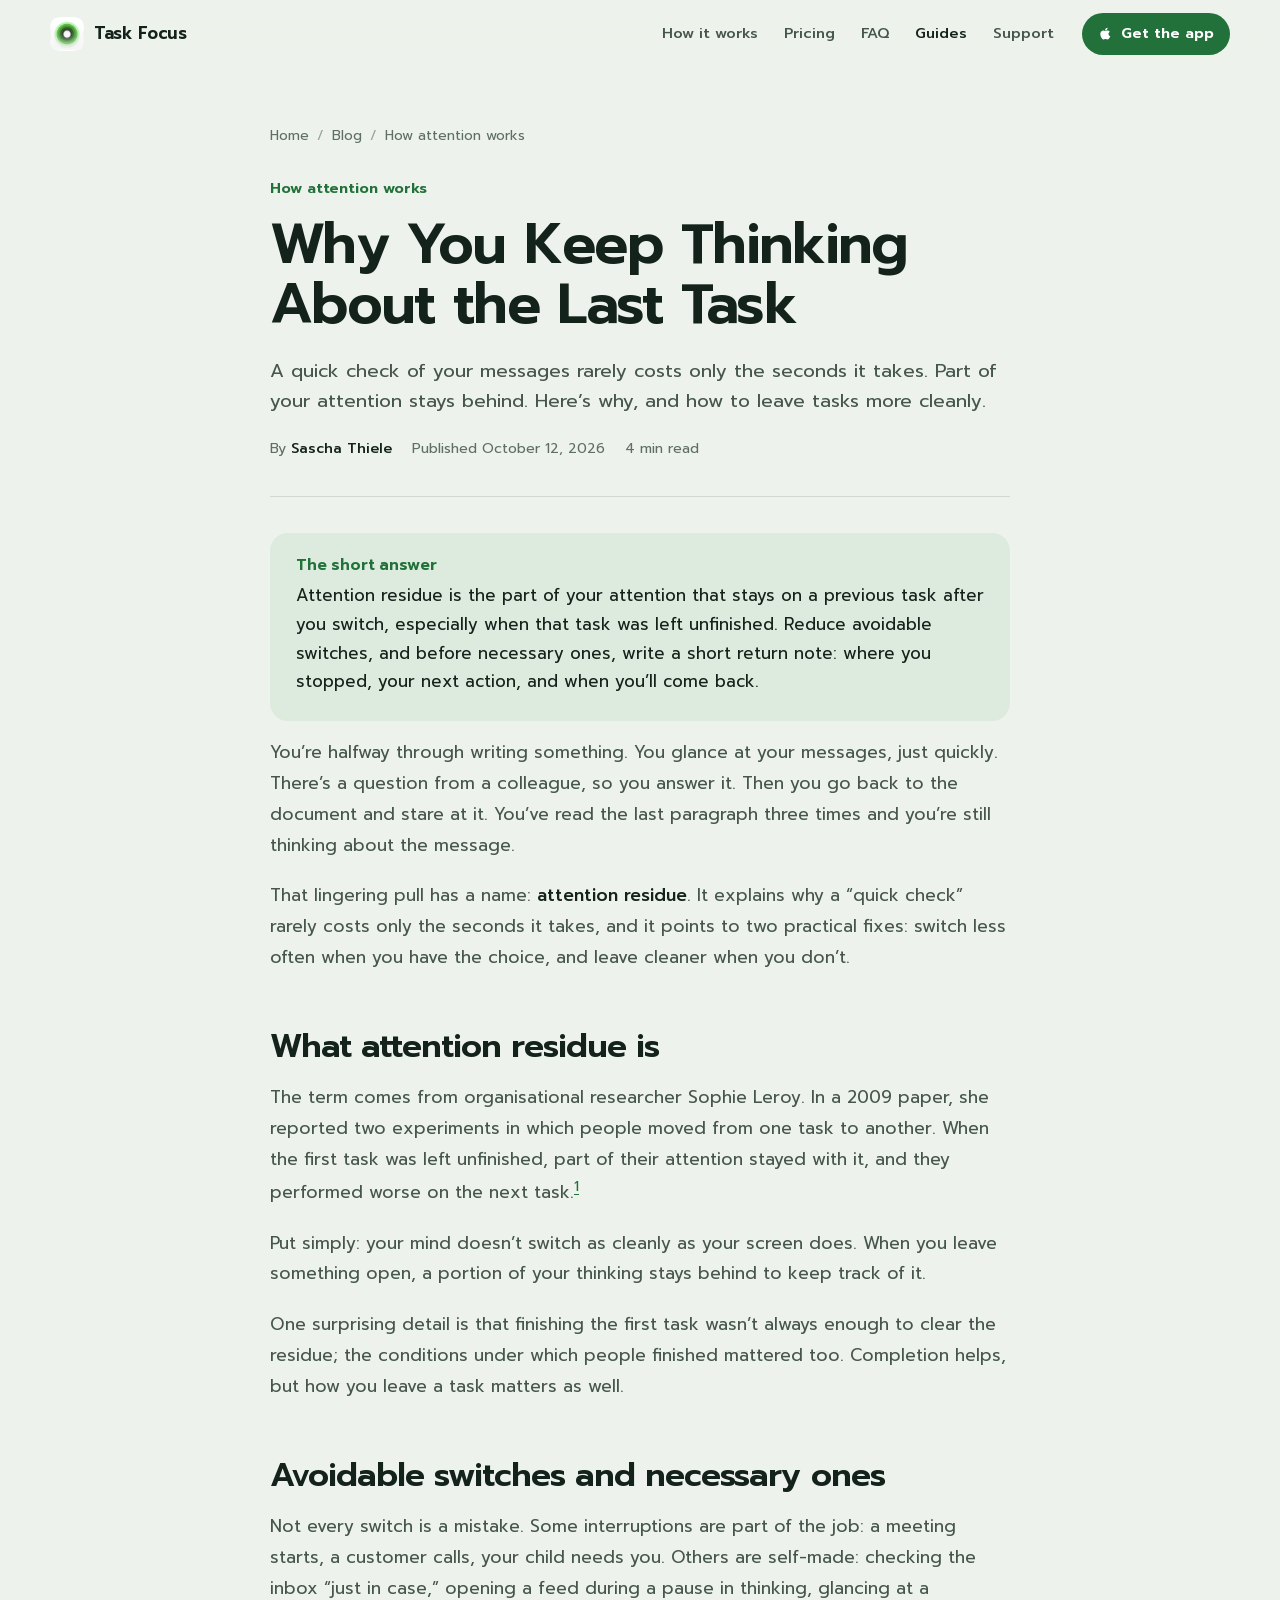
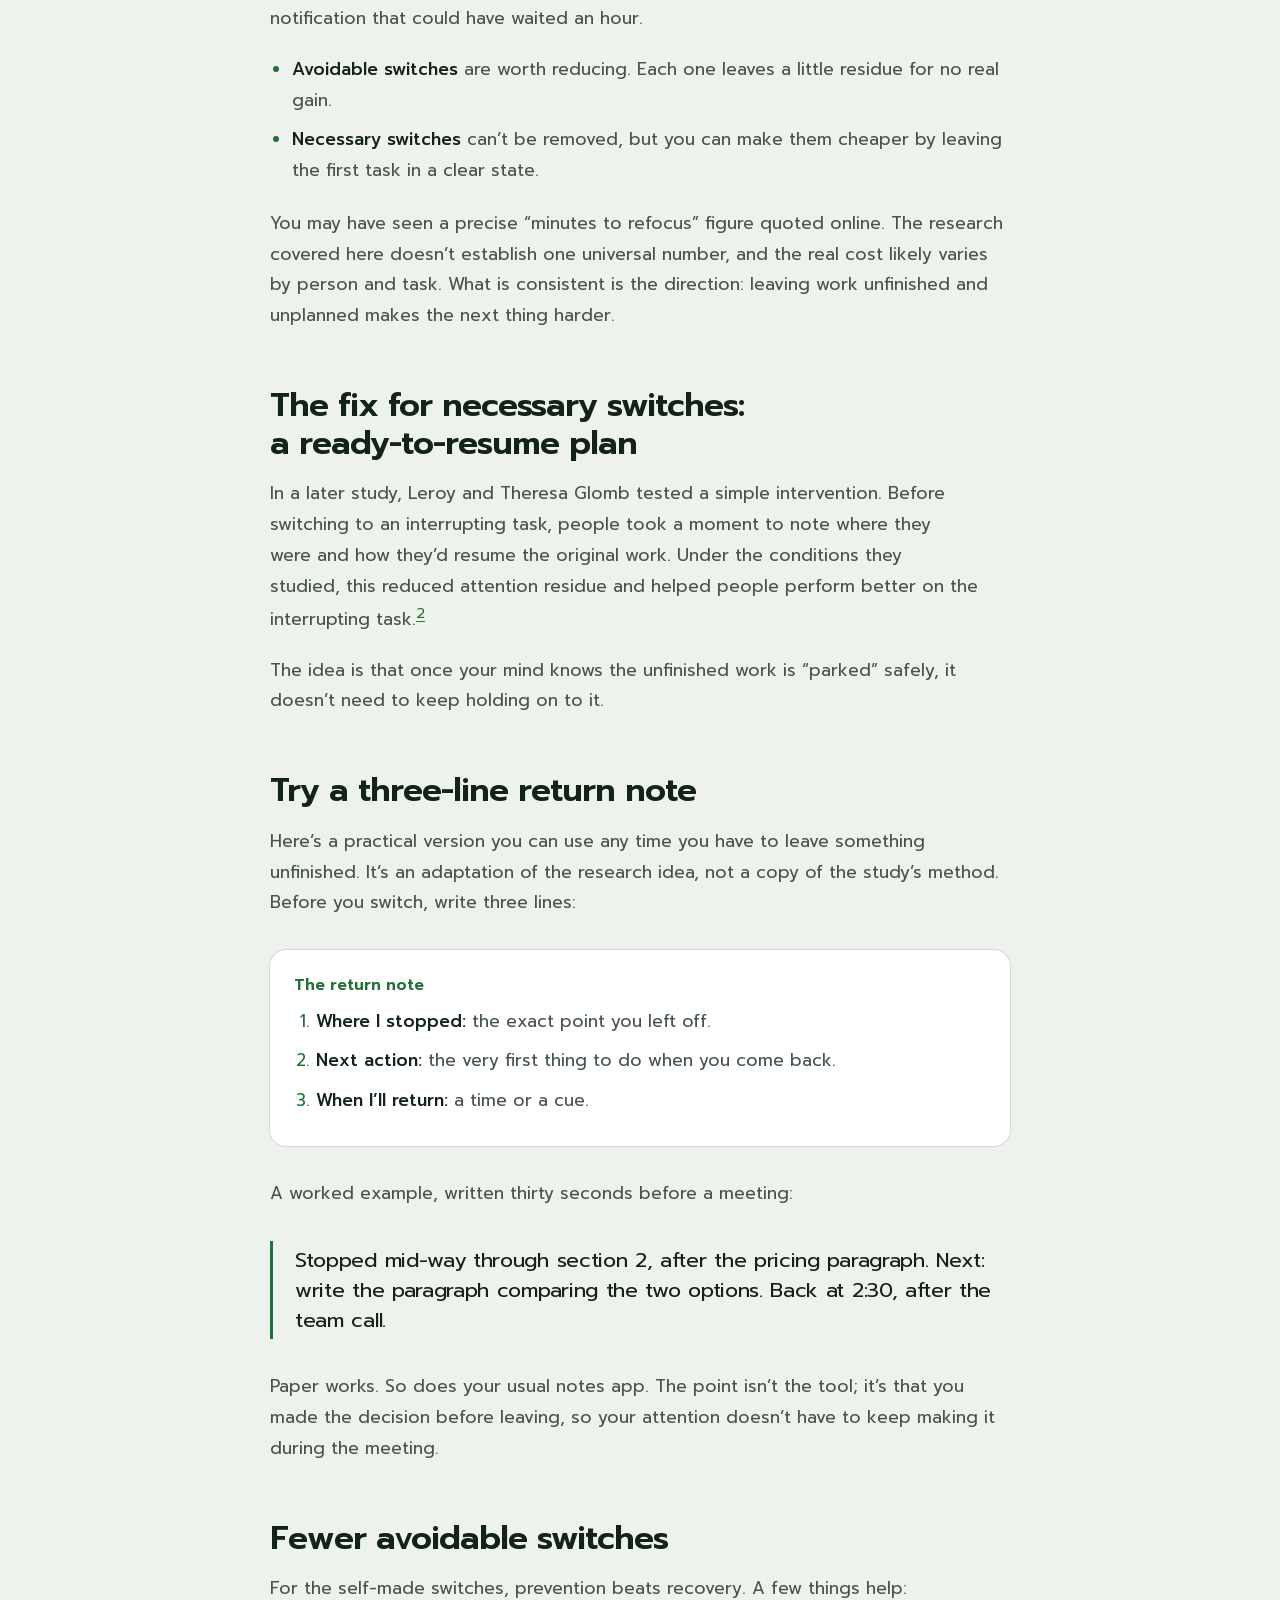
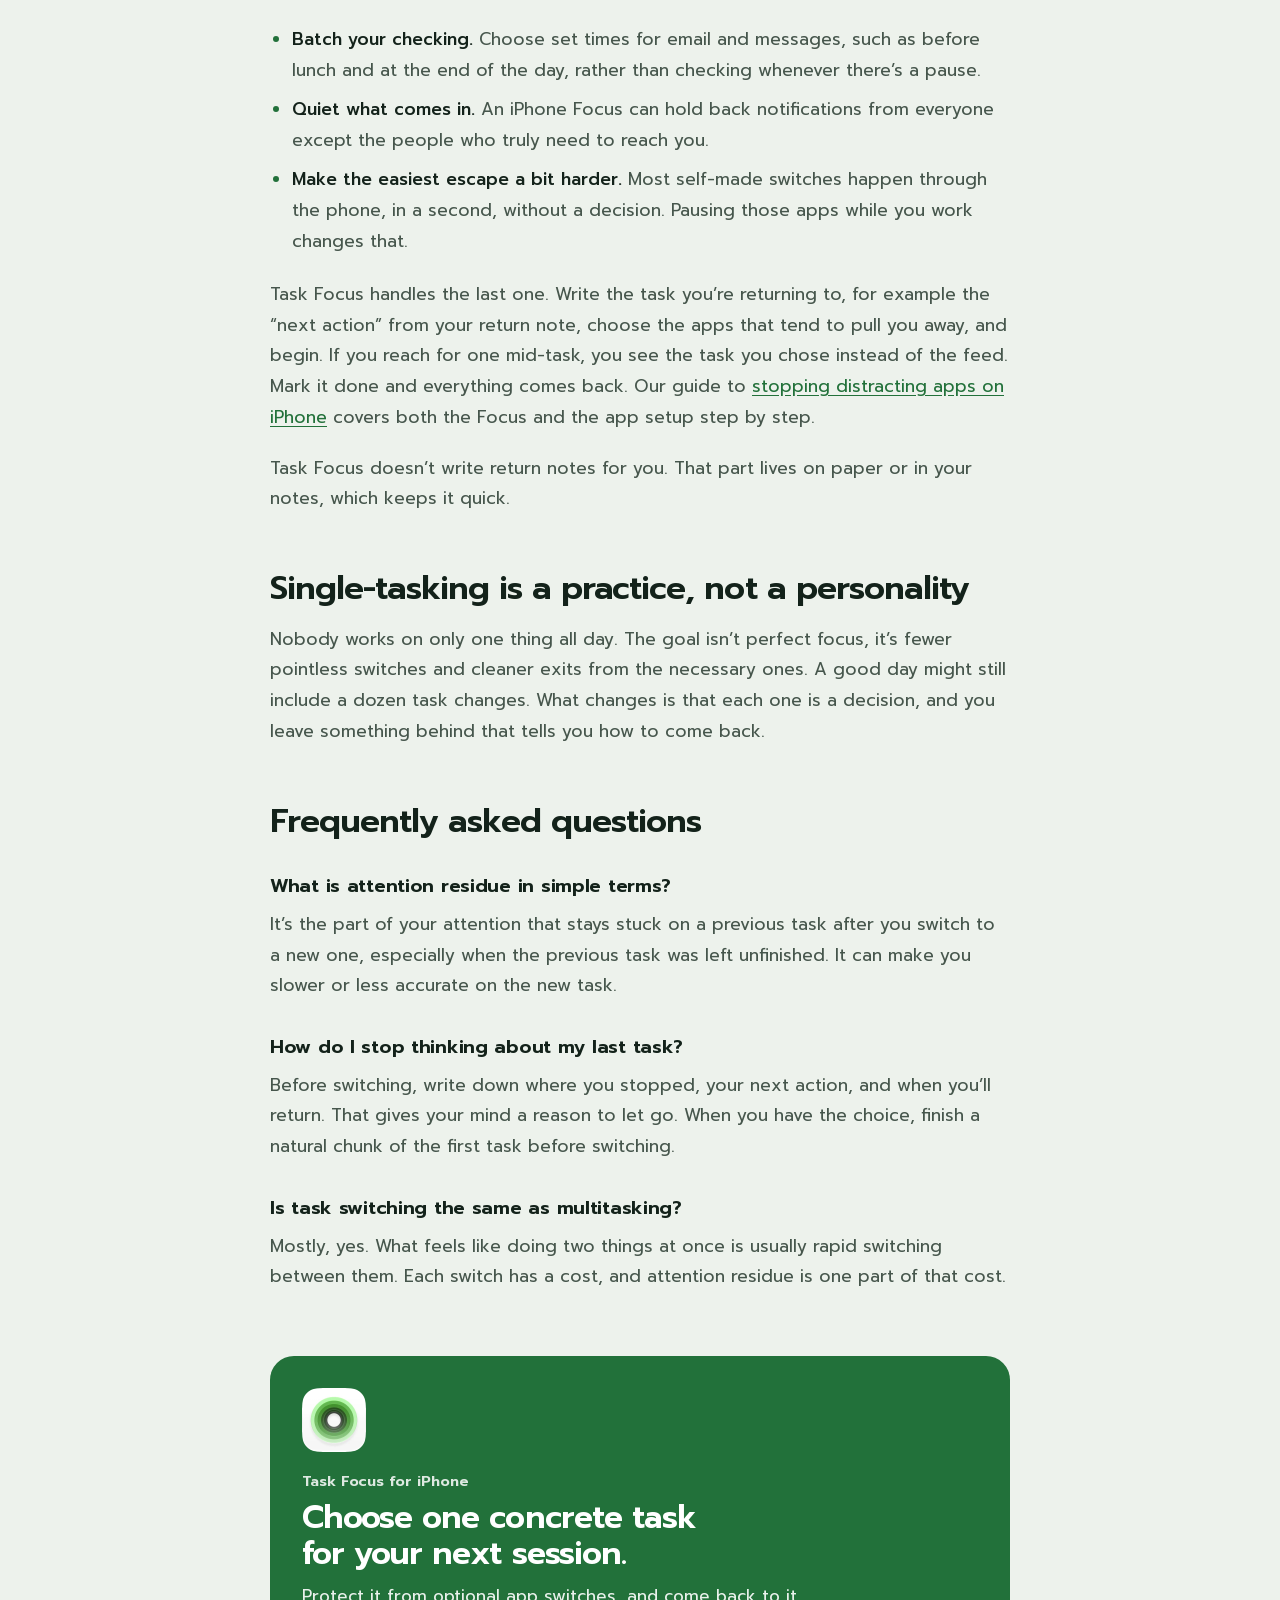
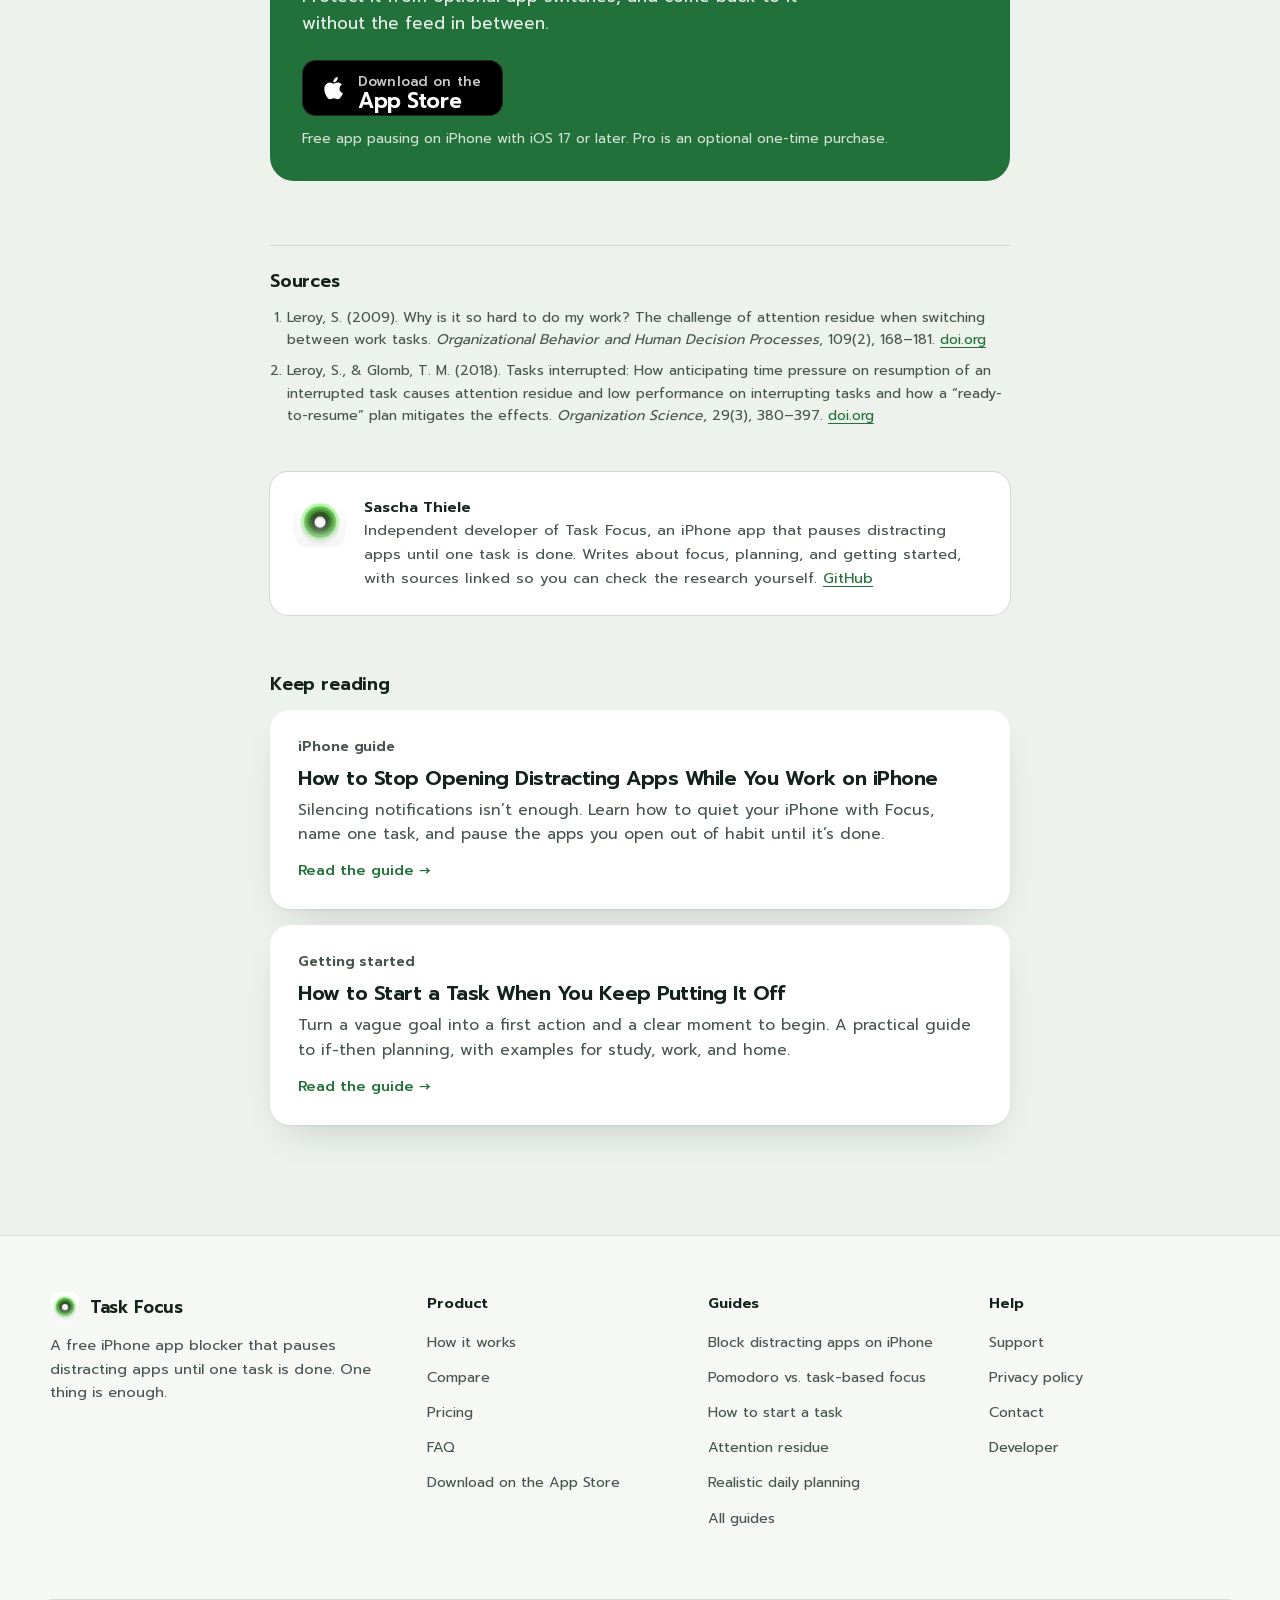
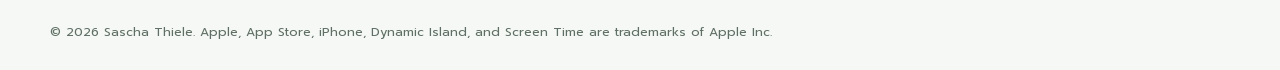
<file: blog/attention-residue-task-switching/index.html>
<!doctype html>
<html lang="en">
<head>
  <meta charset="utf-8">
  <meta name="viewport" content="width=device-width, initial-scale=1">
  <meta name="theme-color" content="#edf2ec" media="(prefers-color-scheme: light)">
  <meta name="theme-color" content="#0c1611" media="(prefers-color-scheme: dark)">
  <title>Attention Residue: Why the Last Task Lingers | Task Focus</title>
  <meta name="description" content="Attention residue explains why a quick check costs more than it seems. What the research says, and a three-line return note that makes switching easier.">
  <link rel="canonical" href="https://taskfocusapp.com/blog/attention-residue-task-switching/">
  <meta name="robots" content="index, follow, max-image-preview:large, max-snippet:-1">
  <meta name="apple-itunes-app" content="app-id=6792549661">
  <meta property="og:site_name" content="Task Focus">
  <meta property="og:type" content="article">
  <meta property="og:title" content="Attention Residue: Why the Last Task Lingers | Task Focus">
  <meta property="og:description" content="Attention residue explains why a quick check costs more than it seems. What the research says, and a three-line return note that makes switching easier.">
  <meta property="og:url" content="https://taskfocusapp.com/blog/attention-residue-task-switching/">
  <meta property="og:image" content="https://taskfocusapp.com/assets/social-card.png">
  <meta property="og:image:width" content="1200">
  <meta property="og:image:height" content="630">
  <meta name="twitter:card" content="summary_large_image">
  <meta property="article:published_time" content="2026-10-12">
  <meta property="article:modified_time" content="2026-10-12">
  <meta property="article:author" content="Sascha Thiele">
  <meta property="article:section" content="How attention works">
  <meta name="author" content="Sascha Thiele">
  <link rel="alternate" type="application/rss+xml" title="Task Focus blog" href="/blog/feed.xml">
  <link rel="alternate" type="text/markdown" title="Markdown version" href="https://taskfocusapp.com/blog/attention-residue-task-switching/index.html.md">
  <link rel="icon" href="/assets/app-icon-32.png" type="image/png" sizes="32x32">
  <link rel="apple-touch-icon" href="/assets/app-icon-180.png">
  <link rel="manifest" href="/site.webmanifest">
  <link rel="preload" href="/assets/fonts/Prompt-Regular.woff2" as="font" type="font/woff2" crossorigin>
  <link rel="stylesheet" href="/styles.css">
  <script src="/script.js" defer></script>
  <script type="application/ld+json">
  {
    "@context": "https://schema.org",
    "@graph": [
      {
        "@type": "BlogPosting",
        "@id": "https://taskfocusapp.com/blog/attention-residue-task-switching/#article",
        "headline": "Why You Keep Thinking About the Last Task",
        "description": "Attention residue explains why a quick check costs more than it seems. What the research says, and a three-line return note that makes switching easier.",
        "image": [
          "https://taskfocusapp.com/assets/social-card.png",
          "https://taskfocusapp.com/assets/blog/blog-paused-app.webp"
        ],
        "datePublished": "2026-10-12",
        "dateModified": "2026-10-12",
        "inLanguage": "en",
        "author": {
          "@type": "Person",
          "name": "Sascha Thiele",
          "url": "https://github.com/sthix",
          "jobTitle": "Developer of Task Focus"
        },
        "publisher": {
          "@type": "Organization",
          "@id": "https://taskfocusapp.com/#organization",
          "name": "Task Focus",
          "url": "https://taskfocusapp.com/",
          "logo": {
            "@type": "ImageObject",
            "url": "https://taskfocusapp.com/assets/app-icon-180.png",
            "width": 180,
            "height": 180
          }
        },
        "mainEntityOfPage": "https://taskfocusapp.com/blog/attention-residue-task-switching/",
        "isPartOf": {
          "@type": "Blog",
          "@id": "https://taskfocusapp.com/blog/#blog",
          "name": "Task Focus Blog"
        },
        "articleSection": "How attention works",
        "keywords": [
          "attention residue",
          "how to stop task switching",
          "single tasking",
          "context switching",
          "Sophie Leroy"
        ],
        "wordCount": 1023,
        "mentions": {
          "@type": "SoftwareApplication",
          "@id": "https://taskfocusapp.com/#app",
          "name": "Task Focus",
          "operatingSystem": "iOS 17 or later",
          "applicationCategory": "ProductivityApplication",
          "url": "https://taskfocusapp.com/",
          "installUrl": "https://apps.apple.com/app/id6792549661",
          "offers": {
            "@type": "Offer",
            "price": "0",
            "priceCurrency": "USD"
          }
        },
        "citation": [
          "https://doi.org/10.1016/j.obhdp.2009.04.002",
          "https://doi.org/10.1287/orsc.2017.1184"
        ]
      },
      {
        "@type": "BreadcrumbList",
        "itemListElement": [
          {
            "@type": "ListItem",
            "position": 1,
            "name": "Home",
            "item": "https://taskfocusapp.com/"
          },
          {
            "@type": "ListItem",
            "position": 2,
            "name": "Blog",
            "item": "https://taskfocusapp.com/blog/"
          },
          {
            "@type": "ListItem",
            "position": 3,
            "name": "Why You Keep Thinking About the Last Task",
            "item": "https://taskfocusapp.com/blog/attention-residue-task-switching/"
          }
        ]
      }
    ]
  }
  </script>
</head>
<body class="subpage">
  <a class="skip-link" href="#main">Skip to content</a>
  <header class="site-header" data-header>
    <div class="header-inner">
      <a class="brand" href="/" aria-label="Task Focus home"><picture><source srcset="/assets/app-icon-dark-96.webp" media="(prefers-color-scheme: dark)"><img src="/assets/app-icon-96.webp" alt="" width="34" height="34"></picture><span>Task Focus</span></a>
      <nav id="site-nav" class="site-nav" aria-label="Main navigation" data-nav>
        <a href="/#how-it-works">How it works</a>
        <a href="/#pricing">Pricing</a>
        <a href="/#faq">FAQ</a>
        <a href="/blog/" aria-current="page">Guides</a>
        <a href="/support.html">Support</a>
      </nav>
      <a class="nav-cta" href="https://apps.apple.com/app/apple-store/id6792549661?pt=128083530&amp;ct=web_blog_attention&amp;mt=8"><svg viewBox="0 0 24 24" aria-hidden="true"><path d="M16.7 12.9c0-2.5 2-3.7 2.1-3.8a4.5 4.5 0 0 0-3.5-1.9c-1.5-.1-2.9.9-3.7.9-.7 0-1.9-.9-3.2-.9A4.7 4.7 0 0 0 4.5 9.6c-1.7 2.9-.4 7.2 1.2 9.6.8 1.2 1.8 2.5 3.1 2.4 1.2 0 1.7-.8 3.2-.8s1.9.8 3.2.8c1.3 0 2.2-1.2 3-2.4a10 10 0 0 0 1.4-2.8 4.1 4.1 0 0 1-2.9-3.5ZM14.3 5.7a4.2 4.2 0 0 0 1-3.1 4.3 4.3 0 0 0-2.9 1.5 4 4 0 0 0-1 3c1.1.1 2.2-.5 2.9-1.4Z"/></svg>Get the app</a>
      <button class="nav-toggle" type="button" aria-expanded="false" aria-controls="site-nav" data-nav-toggle><span></span><span></span><span class="sr-only">Open navigation</span></button>
    </div>
  </header>

  <main id="main" class="article-main">
    <nav class="breadcrumbs" aria-label="Breadcrumb"><ol><li><a href="/">Home</a></li><li><a href="/blog/">Blog</a></li><li aria-current="page">How attention works</li></ol></nav>
    <article>
      <header class="article-hero">
        <p class="eyebrow">How attention works</p>
        <h1>Why You Keep Thinking About the Last Task</h1>
        <p class="article-dek">A quick check of your messages rarely costs only the seconds it takes. Part of your attention stays behind. Here’s why, and how to leave tasks more cleanly.</p>
        <p class="article-meta"><span>By <strong>Sascha Thiele</strong></span><span>Published <time datetime="2026-10-12">October 12, 2026</time></span><span>4 min read</span></p>
      </header>

      <aside class="answer-box" aria-labelledby="short-answer">
        <h2 id="short-answer">The short answer</h2>
        <p>Attention residue is the part of your attention that stays on a previous task after you switch, especially when that task was left unfinished. Reduce avoidable switches, and before necessary ones, write a short return note: where you stopped, your next action, and when you’ll come back.</p>
      </aside>

      <div class="article-body">
<p>You’re halfway through writing something. You glance at your messages, just quickly. There’s a question from a colleague, so you answer it. Then you go back to the document and stare at it. You’ve read the last paragraph three times and you’re still thinking about the message.</p>
<p>That lingering pull has a name: <strong>attention residue</strong>. It explains why a “quick check” rarely costs only the seconds it takes, and it points to two practical fixes: switch less often when you have the choice, and leave cleaner when you don’t.</p>

<h2 id="what-it-is">What attention residue is</h2>
<p>The term comes from organisational researcher Sophie Leroy. In a 2009 paper, she reported two experiments in which people moved from one task to another. When the first task was left unfinished, part of their attention stayed with it, and they performed worse on the next task.<sup><a href="#source-1">1</a></sup></p>
<p>Put simply: your mind doesn’t switch as cleanly as your screen does. When you leave something open, a portion of your thinking stays behind to keep track of it.</p>
<p>One surprising detail is that finishing the first task wasn’t always enough to clear the residue; the conditions under which people finished mattered too. Completion helps, but how you leave a task matters as well.</p>

<h2 id="avoidable-vs-necessary">Avoidable switches and necessary ones</h2>
<p>Not every switch is a mistake. Some interruptions are part of the job: a meeting starts, a customer calls, your child needs you. Others are self-made: checking the inbox “just in case,” opening a feed during a pause in thinking, glancing at a notification that could have waited an hour.</p>
<ul>
  <li><strong>Avoidable switches</strong> are worth reducing. Each one leaves a little residue for no real gain.</li>
  <li><strong>Necessary switches</strong> can’t be removed, but you can make them cheaper by leaving the first task in a clear state.</li>
</ul>
<p>You may have seen a precise “minutes to refocus” figure quoted online. The research covered here doesn’t establish one universal number, and the real cost likely varies by person and task. What is consistent is the direction: leaving work unfinished and unplanned makes the next thing harder.</p>

<h2 id="ready-to-resume">The fix for necessary switches: a ready-to-resume plan</h2>
<p>In a later study, Leroy and Theresa Glomb tested a simple intervention. Before switching to an interrupting task, people took a moment to note where they were and how they’d resume the original work. Under the conditions they studied, this reduced attention residue and helped people perform better on the interrupting task.<sup><a href="#source-2">2</a></sup></p>
<p>The idea is that once your mind knows the unfinished work is “parked” safely, it doesn’t need to keep holding on to it.</p>

<h2 id="return-note">Try a three-line return note</h2>
<p>Here’s a practical version you can use any time you have to leave something unfinished. It’s an adaptation of the research idea, not a copy of the study’s method. Before you switch, write three lines:</p>
<div class="try-box">
  <strong>The return note</strong>
  <ol>
    <li><strong>Where I stopped:</strong> the exact point you left off.</li>
    <li><strong>Next action:</strong> the very first thing to do when you come back.</li>
    <li><strong>When I’ll return:</strong> a time or a cue.</li>
  </ol>
</div>
<p>A worked example, written thirty seconds before a meeting:</p>
<blockquote>Stopped mid-way through section 2, after the pricing paragraph. Next: write the paragraph comparing the two options. Back at 2:30, after the team call.</blockquote>
<p>Paper works. So does your usual notes app. The point isn’t the tool; it’s that you made the decision before leaving, so your attention doesn’t have to keep making it during the meeting.</p>

<h2 id="fewer-switches">Fewer avoidable switches</h2>
<p>For the self-made switches, prevention beats recovery. A few things help:</p>
<ul>
  <li><strong>Batch your checking.</strong> Choose set times for email and messages, such as before lunch and at the end of the day, rather than checking whenever there’s a pause.</li>
  <li><strong>Quiet what comes in.</strong> An iPhone Focus can hold back notifications from everyone except the people who truly need to reach you.</li>
  <li><strong>Make the easiest escape a bit harder.</strong> Most self-made switches happen through the phone, in a second, without a decision. Pausing those apps while you work changes that.</li>
</ul>
<p>Task Focus handles the last one. Write the task you’re returning to, for example the “next action” from your return note, choose the apps that tend to pull you away, and begin. If you reach for one mid-task, you see the task you chose instead of the feed. Mark it done and everything comes back. Our guide to <a href="/blog/block-distracting-apps-iphone/">stopping distracting apps on iPhone</a> covers both the Focus and the app setup step by step.</p>
<p>Task Focus doesn’t write return notes for you. That part lives on paper or in your notes, which keeps it quick.</p>

<h2 id="single-tasking">Single-tasking is a practice, not a personality</h2>
<p>Nobody works on only one thing all day. The goal isn’t perfect focus, it’s fewer pointless switches and cleaner exits from the necessary ones. A good day might still include a dozen task changes. What changes is that each one is a decision, and you leave something behind that tells you how to come back.</p>

<h2 id="faq">Frequently asked questions</h2>
<h3>What is attention residue in simple terms?</h3>
<p>It’s the part of your attention that stays stuck on a previous task after you switch to a new one, especially when the previous task was left unfinished. It can make you slower or less accurate on the new task.</p>
<h3>How do I stop thinking about my last task?</h3>
<p>Before switching, write down where you stopped, your next action, and when you’ll return. That gives your mind a reason to let go. When you have the choice, finish a natural chunk of the first task before switching.</p>
<h3>Is task switching the same as multitasking?</h3>
<p>Mostly, yes. What feels like doing two things at once is usually rapid switching between them. Each switch has a cost, and attention residue is one part of that cost.</p>

      </div>

      <aside class="article-cta" aria-labelledby="cta-title">
        <picture><source srcset="/assets/app-icon-dark-256.webp" media="(prefers-color-scheme: dark)"><img src="/assets/app-icon-256.webp" class="icon"  alt="" width="76" height="76" loading="lazy"></picture>
        <p class="eyebrow">Task Focus for iPhone</p>
        <h2 id="cta-title">Choose one concrete task for your next session.</h2>
        <p>Protect it from optional app switches, and come back to it without the feed in between.</p>
        <a class="app-store-status" href="https://apps.apple.com/app/apple-store/id6792549661?pt=128083530&amp;ct=web_blog_attention&amp;mt=8" aria-label="Download Task Focus on the App Store">
        <svg viewBox="0 0 24 24" aria-hidden="true"><path d="M16.7 12.9c0-2.5 2-3.7 2.1-3.8a4.5 4.5 0 0 0-3.5-1.9c-1.5-.1-2.9.9-3.7.9-.7 0-1.9-.9-3.2-.9A4.7 4.7 0 0 0 4.5 9.6c-1.7 2.9-.4 7.2 1.2 9.6.8 1.2 1.8 2.5 3.1 2.4 1.2 0 1.7-.8 3.2-.8s1.9.8 3.2.8c1.3 0 2.2-1.2 3-2.4a10 10 0 0 0 1.4-2.8 4.1 4.1 0 0 1-2.9-3.5ZM14.3 5.7a4.2 4.2 0 0 0 1-3.1 4.3 4.3 0 0 0-2.9 1.5 4 4 0 0 0-1 3c1.1.1 2.2-.5 2.9-1.4Z"/></svg>
        <span><small>Download on the</small>App Store</span>
      </a>
        <small>Free app pausing on iPhone with iOS 17 or later. Pro is an optional one-time purchase.</small>
      </aside>

      <section class="sources" aria-labelledby="sources-title">
        <h2 id="sources-title">Sources</h2>
        <ol>
        <li id="source-1">Leroy, S. (2009). Why is it so hard to do my work? The challenge of attention residue when switching between work tasks. <em>Organizational Behavior and Human Decision Processes</em>, 109(2), 168–181. <a href="https://doi.org/10.1016/j.obhdp.2009.04.002" rel="noopener">doi.org</a></li>
        <li id="source-2">Leroy, S., &amp; Glomb, T. M. (2018). Tasks interrupted: How anticipating time pressure on resumption of an interrupted task causes attention residue and low performance on interrupting tasks and how a “ready-to-resume” plan mitigates the effects. <em>Organization Science</em>, 29(3), 380–397. <a href="https://doi.org/10.1287/orsc.2017.1184" rel="noopener">doi.org</a></li>
        </ol>
      </section>

      <footer class="author-box">
        <picture><source srcset="/assets/app-icon-dark-256.webp" media="(prefers-color-scheme: dark)"><img src="/assets/app-icon-256.webp" alt="" width="52" height="52"></picture>
        <p><strong>Sascha Thiele</strong>Independent developer of Task Focus, an iPhone app that pauses distracting apps until one task is done. Writes about focus, planning, and getting started, with sources linked so you can check the research yourself. <a href="https://github.com/sthix" rel="me author">GitHub</a></p>
      </footer>
    </article>

    <section class="related" aria-labelledby="related-title">
      <h2 id="related-title">Keep reading</h2>
      <ul class="post-list">
        <li><a href="/blog/block-distracting-apps-iphone/"><p class="eyebrow">iPhone guide</p><h3>How to Stop Opening Distracting Apps While You Work on iPhone</h3><p>Silencing notifications isn’t enough. Learn how to quiet your iPhone with Focus, name one task, and pause the apps you open out of habit until it’s done.</p><span class="read-more">Read the guide <span aria-hidden="true">→</span></span></a></li>
        <li><a href="/blog/how-to-start-a-task/"><p class="eyebrow">Getting started</p><h3>How to Start a Task When You Keep Putting It Off</h3><p>Turn a vague goal into a first action and a clear moment to begin. A practical guide to if-then planning, with examples for study, work, and home.</p><span class="read-more">Read the guide <span aria-hidden="true">→</span></span></a></li>
      </ul>
    </section>
  </main>

  <footer class="site-footer">
    <div class="footer-inner">
      <div>
        <a class="brand footer-brand" href="/"><picture><source srcset="/assets/app-icon-dark-96.webp" media="(prefers-color-scheme: dark)"><img src="/assets/app-icon-96.webp" alt="" width="30" height="30"></picture><span>Task Focus</span></a>
        <p class="footer-tag">A free iPhone app blocker that pauses distracting apps until one task is done. One thing is enough.</p>
      </div>
      <nav class="footer-col" aria-label="Product"><p class="footer-title">Product</p><ul><li><a href="/#how-it-works">How it works</a></li><li><a href="/#compare">Compare</a></li><li><a href="/#pricing">Pricing</a></li><li><a href="/#faq">FAQ</a></li><li><a href="https://apps.apple.com/app/apple-store/id6792549661?pt=128083530&amp;ct=web_blog_attention&amp;mt=8">Download on the App Store</a></li></ul></nav>
      <nav class="footer-col" aria-label="Guides"><p class="footer-title">Guides</p><ul><li><a href="/blog/block-distracting-apps-iphone/">Block distracting apps on iPhone</a></li><li><a href="/blog/pomodoro-vs-task-based-focus/">Pomodoro vs. task-based focus</a></li><li><a href="/blog/how-to-start-a-task/">How to start a task</a></li><li><a href="/blog/attention-residue-task-switching/">Attention residue</a></li><li><a href="/blog/realistic-daily-task-planning/">Realistic daily planning</a></li><li><a href="/blog/">All guides</a></li></ul></nav>
      <nav class="footer-col" aria-label="Help"><p class="footer-title">Help</p><ul><li><a href="/support.html">Support</a></li><li><a href="/privacy.html">Privacy policy</a></li><li><a href="mailto:sascha.thiele@pm.me?subject=Task%20Focus">Contact</a></li><li><a href="https://github.com/sthix" rel="me">Developer</a></li></ul></nav>
      <p class="footer-legal">© <span data-year>2026</span> Sascha Thiele. Apple, App Store, iPhone, Dynamic Island, and Screen Time are trademarks of Apple Inc.</p>
    </div>
  </footer>
</body>
</html>
</file>
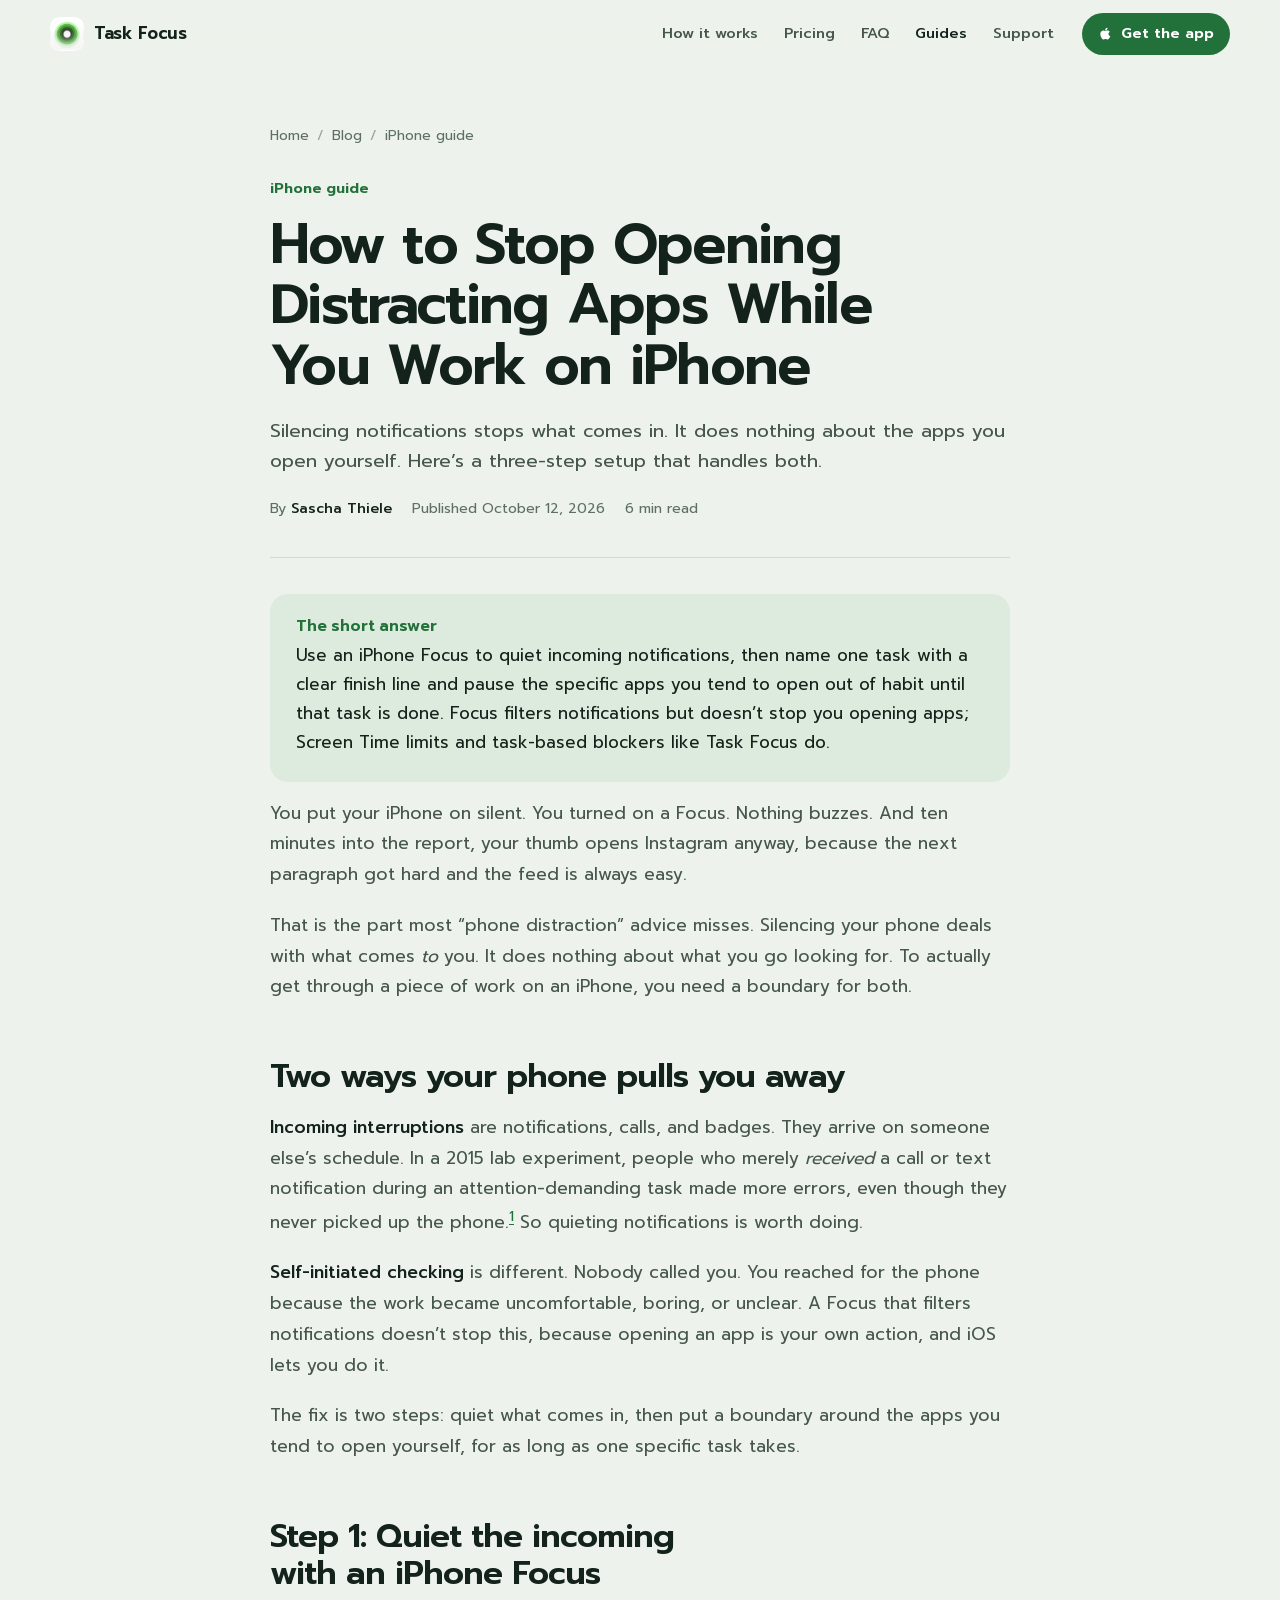
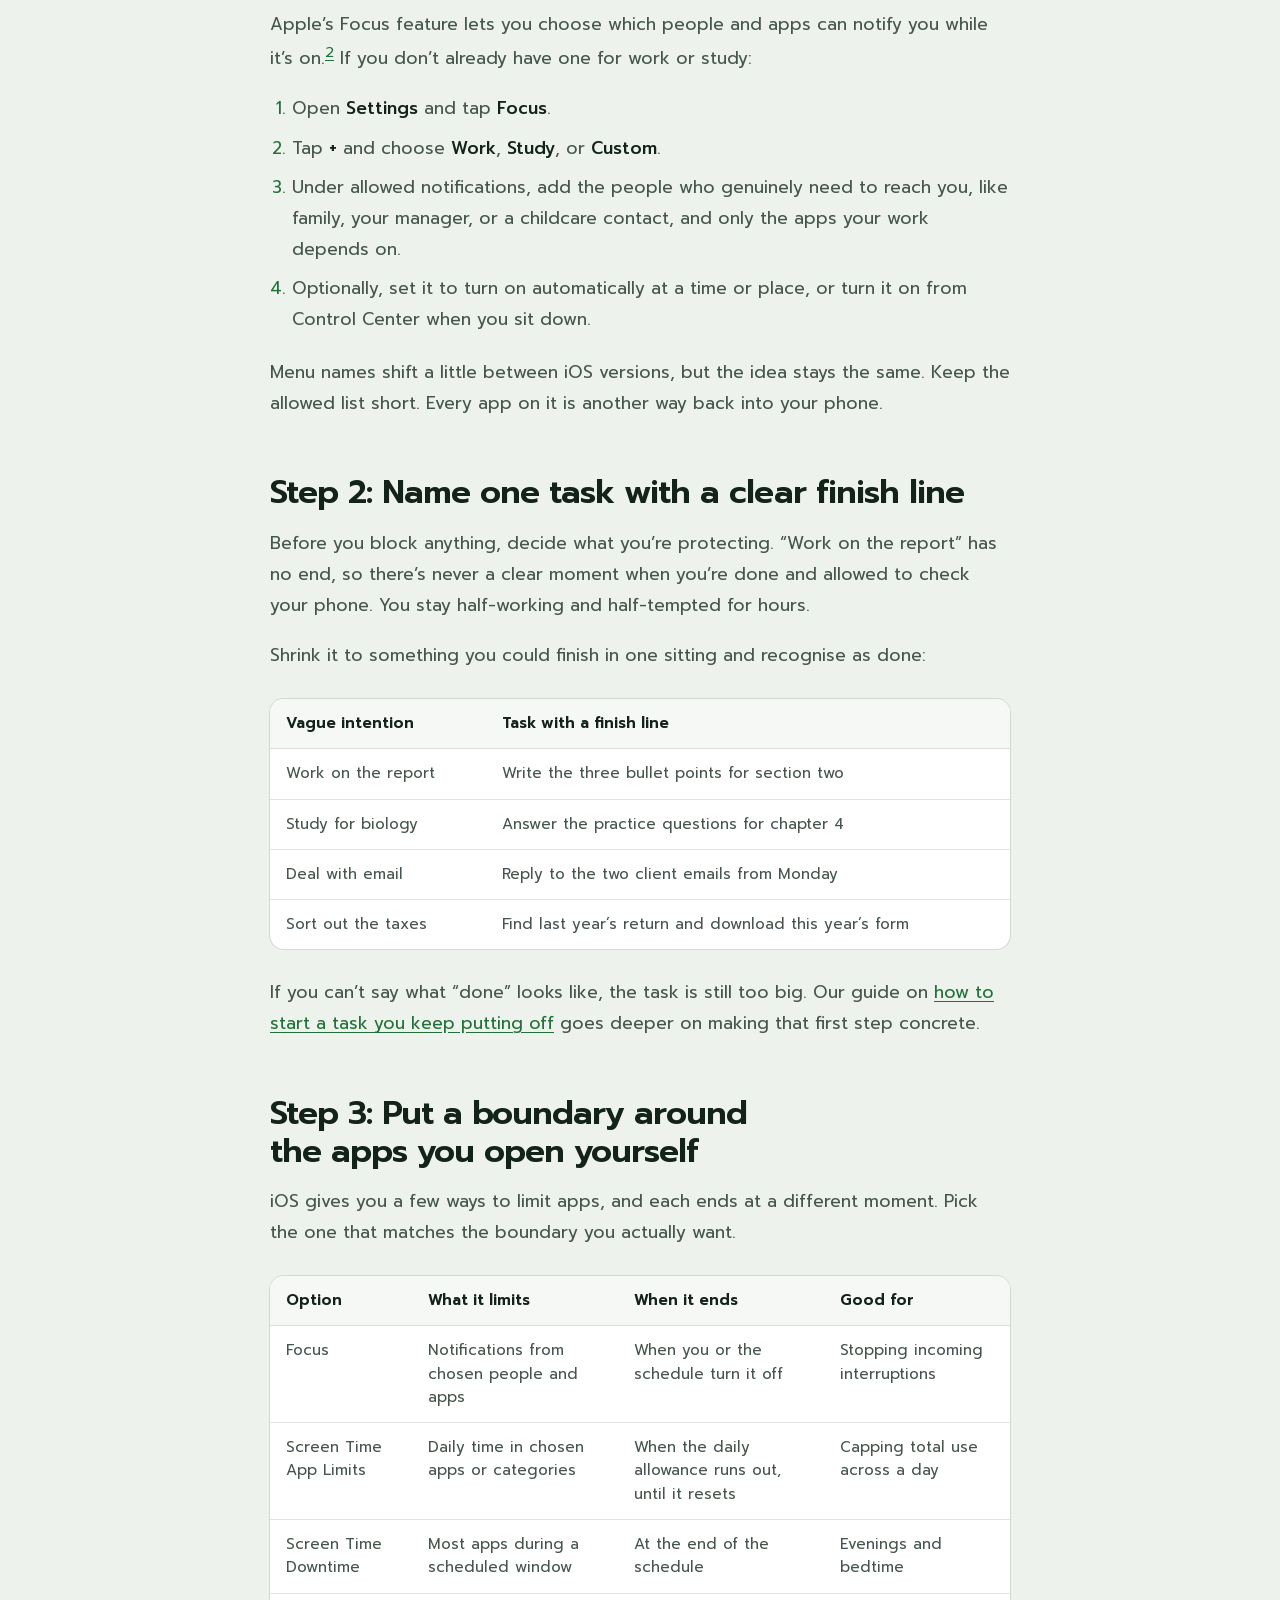
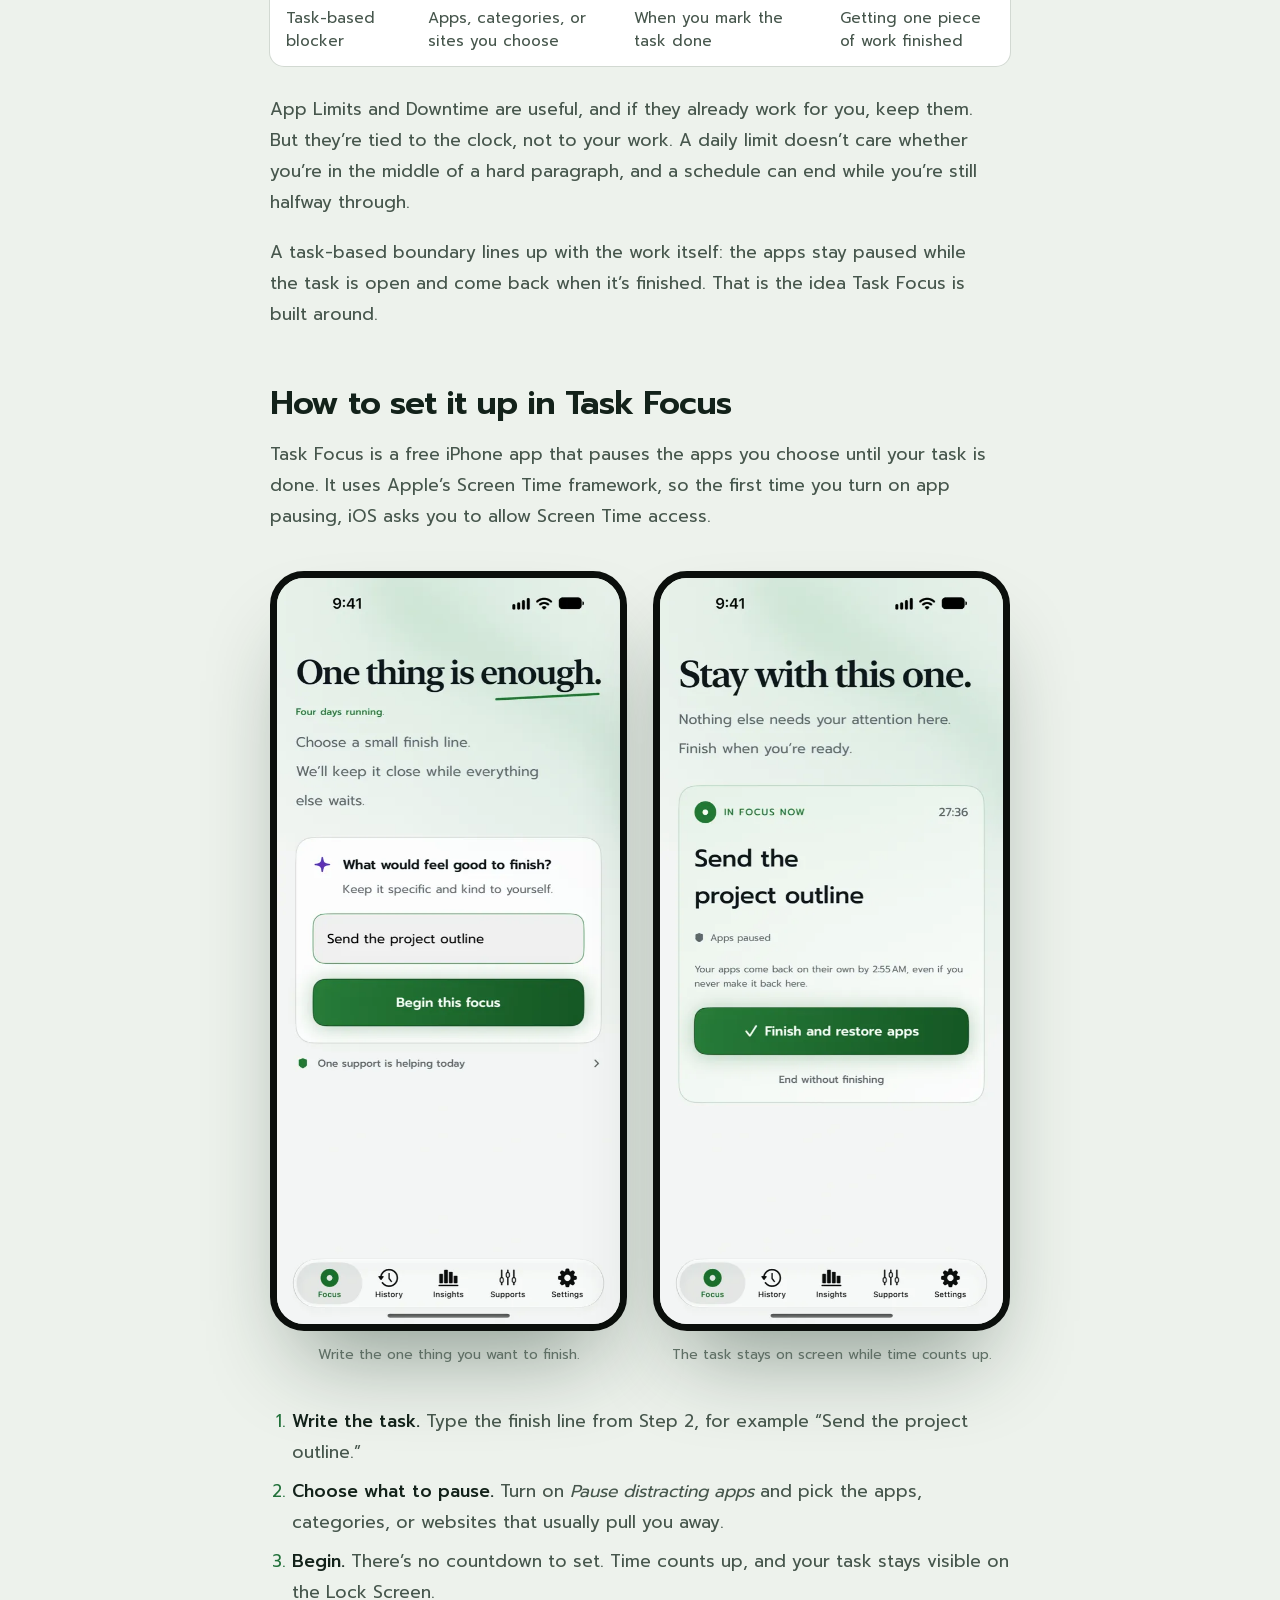
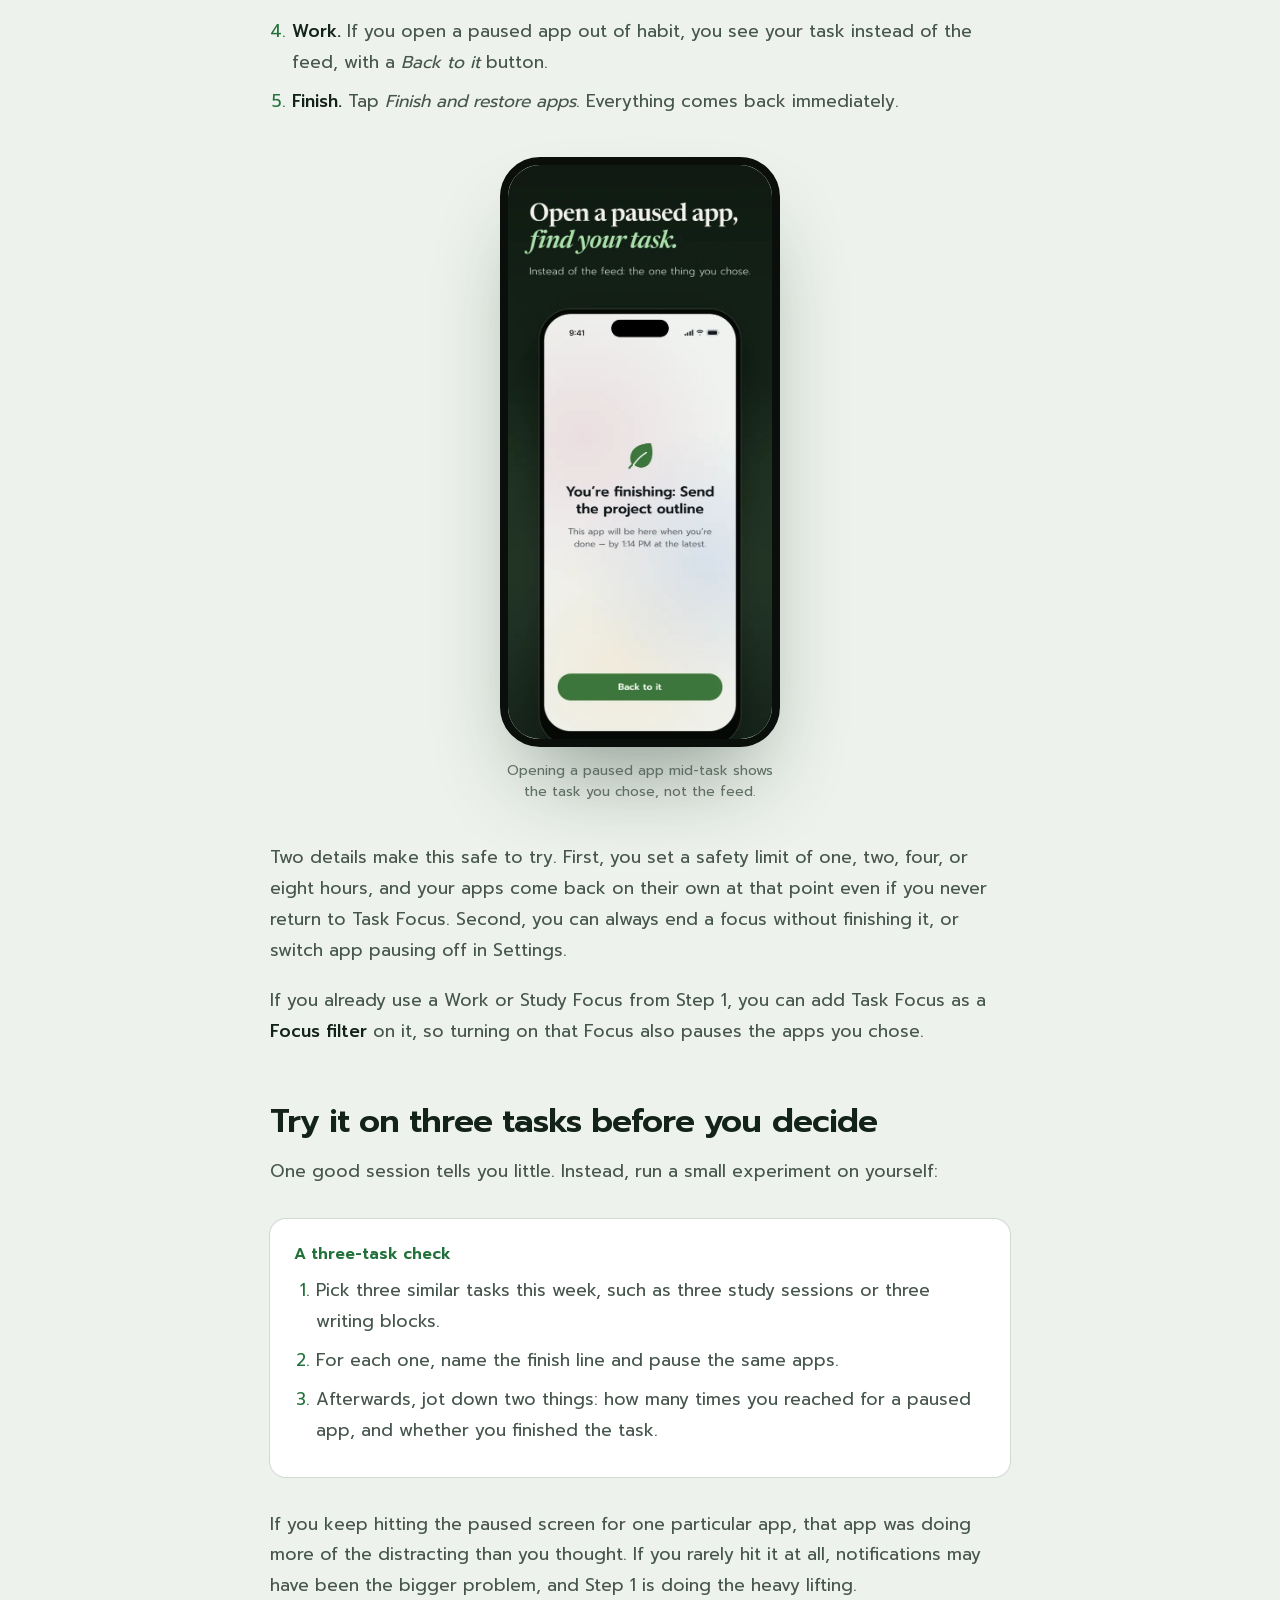
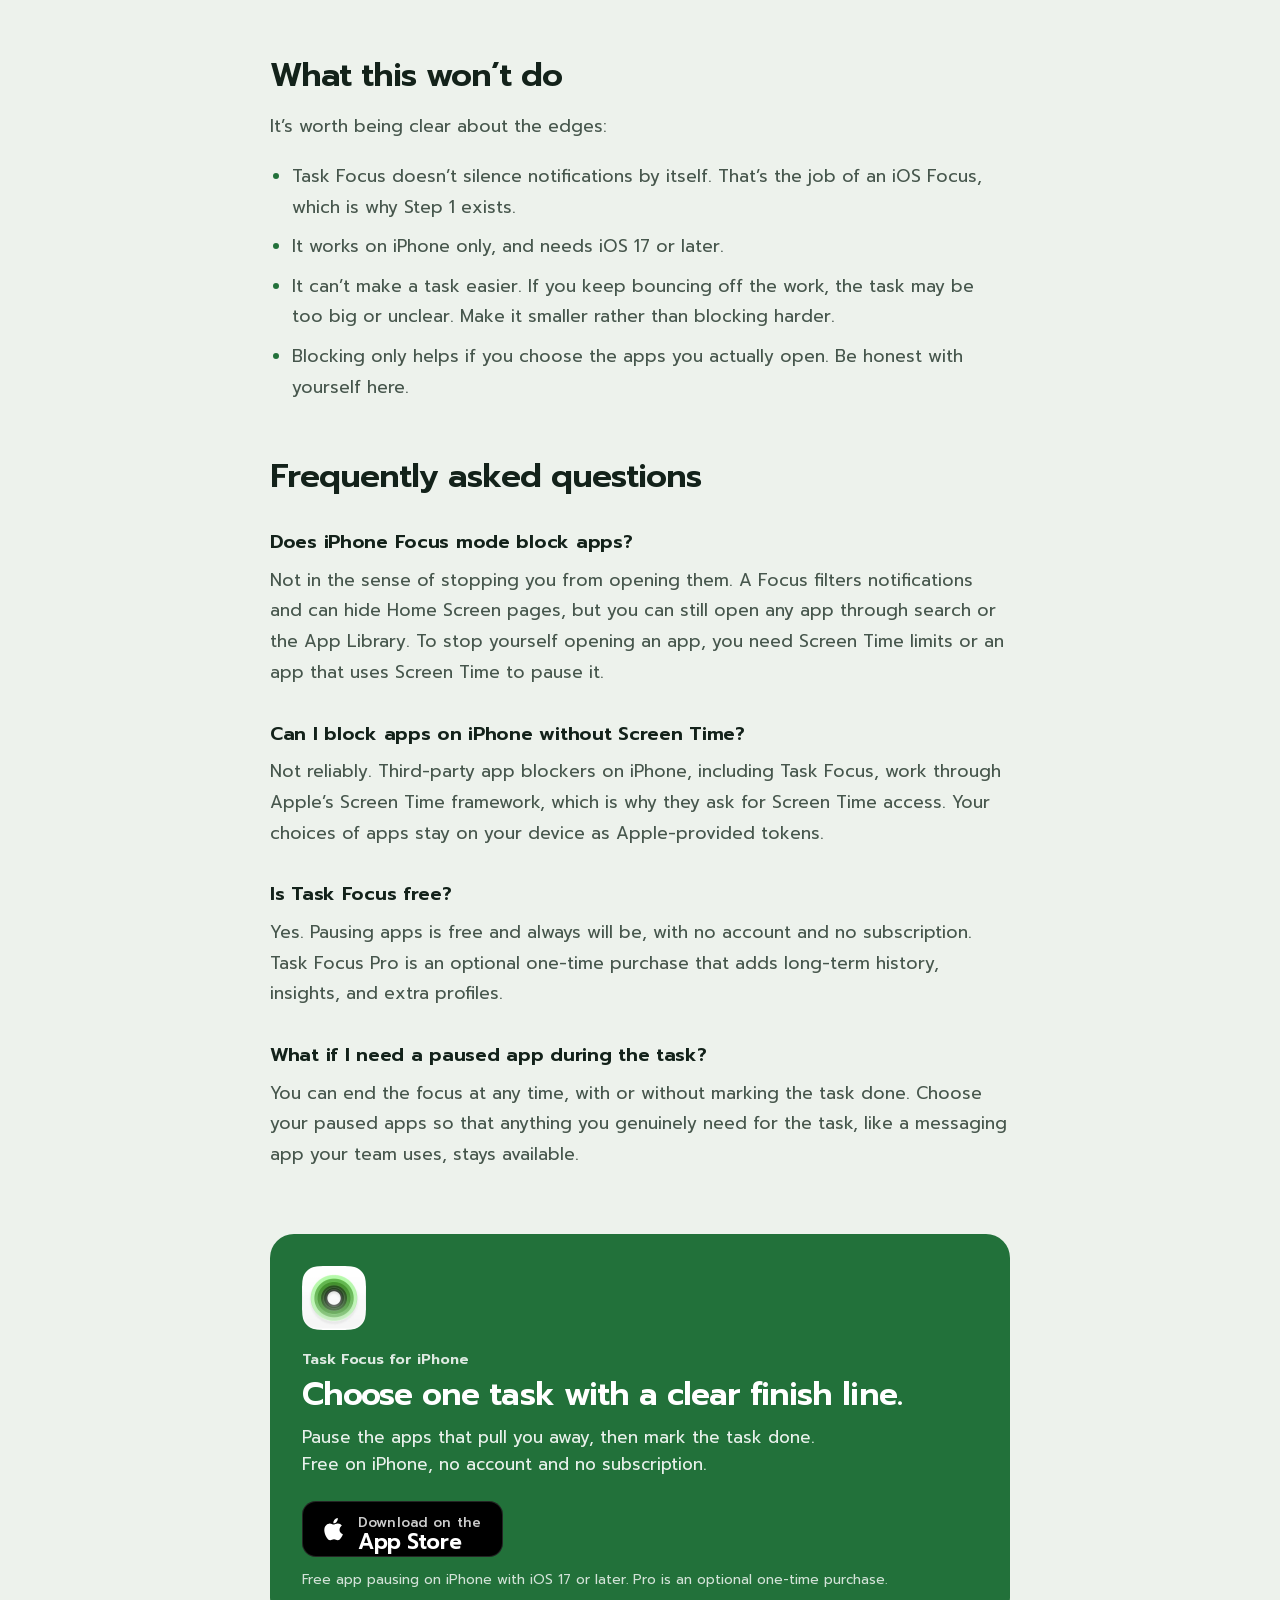
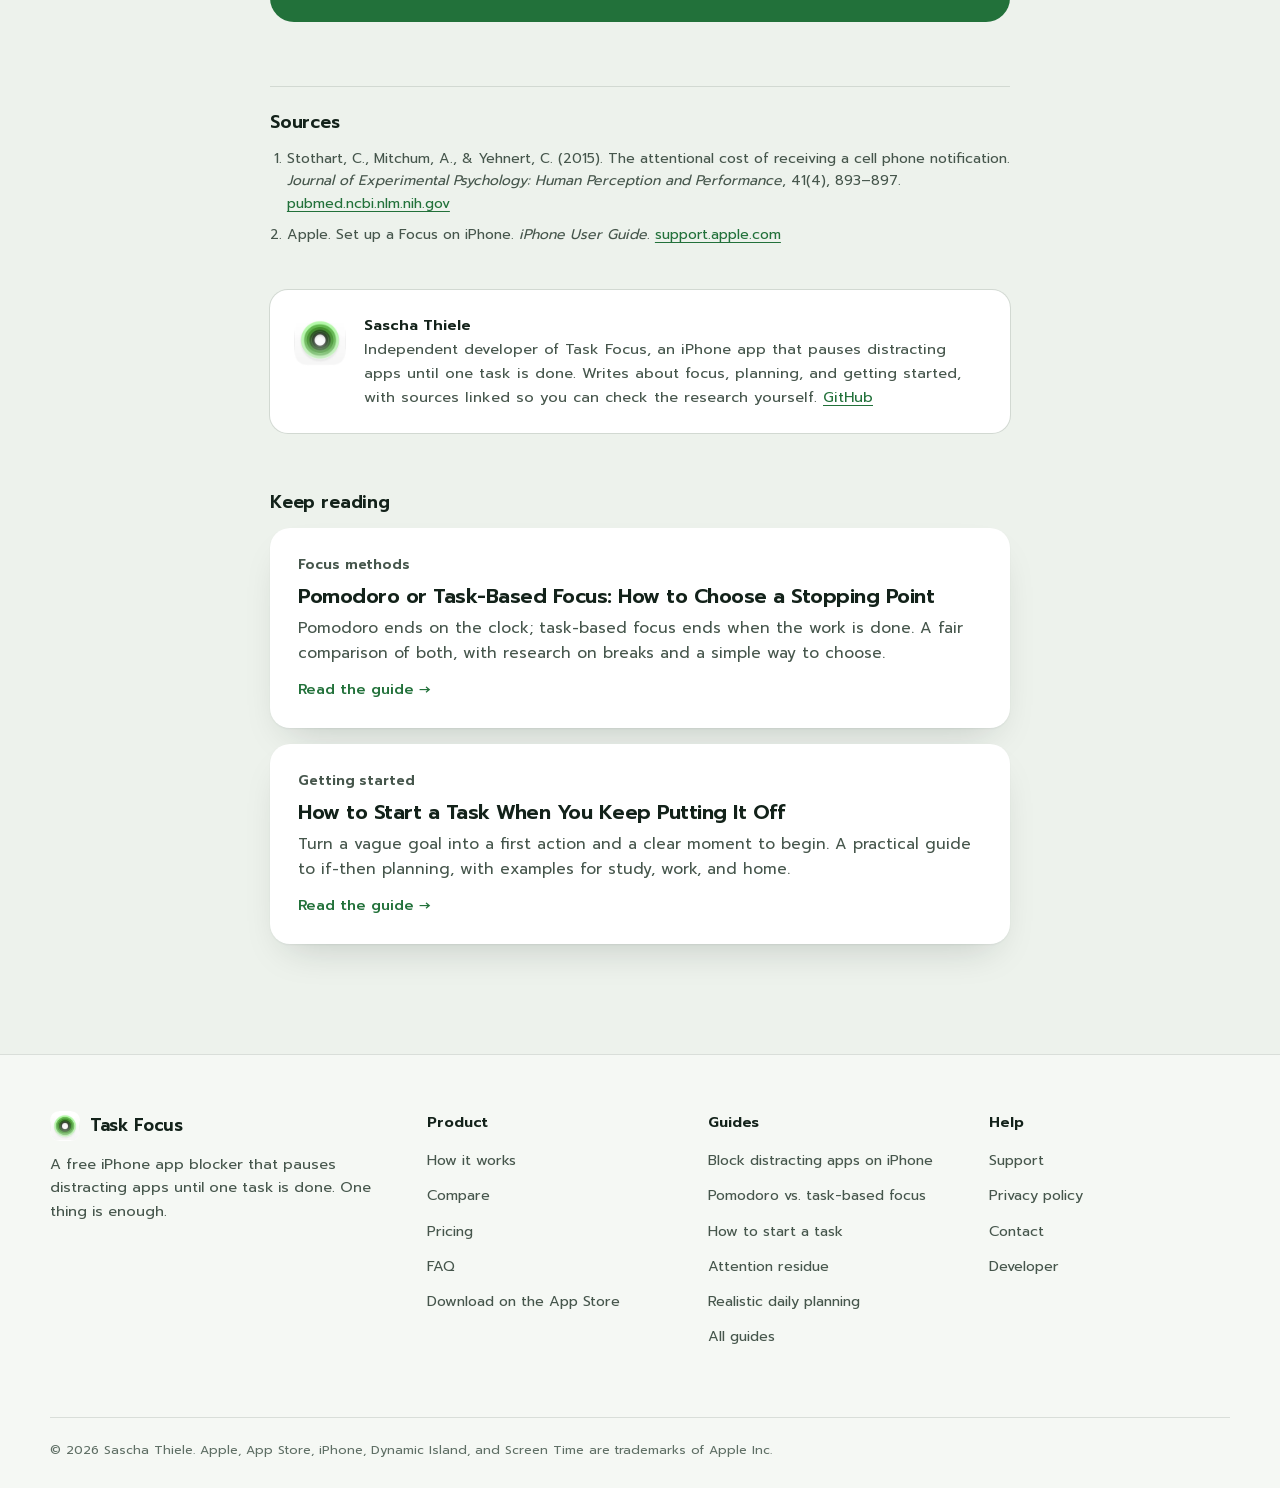
<file: blog/block-distracting-apps-iphone/index.html>
<!doctype html>
<html lang="en">
<head>
  <meta charset="utf-8">
  <meta name="viewport" content="width=device-width, initial-scale=1">
  <meta name="theme-color" content="#edf2ec" media="(prefers-color-scheme: light)">
  <meta name="theme-color" content="#0c1611" media="(prefers-color-scheme: dark)">
  <title>How to Stop Opening Distracting Apps on iPhone | Task Focus</title>
  <meta name="description" content="Silencing notifications isn’t enough. Learn how to quiet your iPhone with Focus, name one task, and pause the apps you open out of habit until it’s done.">
  <link rel="canonical" href="https://taskfocusapp.com/blog/block-distracting-apps-iphone/">
  <meta name="robots" content="index, follow, max-image-preview:large, max-snippet:-1">
  <meta name="apple-itunes-app" content="app-id=6792549661">
  <meta property="og:site_name" content="Task Focus">
  <meta property="og:type" content="article">
  <meta property="og:title" content="How to Stop Opening Distracting Apps on iPhone | Task Focus">
  <meta property="og:description" content="Silencing notifications isn’t enough. Learn how to quiet your iPhone with Focus, name one task, and pause the apps you open out of habit until it’s done.">
  <meta property="og:url" content="https://taskfocusapp.com/blog/block-distracting-apps-iphone/">
  <meta property="og:image" content="https://taskfocusapp.com/assets/social-card.png">
  <meta property="og:image:width" content="1200">
  <meta property="og:image:height" content="630">
  <meta name="twitter:card" content="summary_large_image">
  <meta property="article:published_time" content="2026-10-12">
  <meta property="article:modified_time" content="2026-10-12">
  <meta property="article:author" content="Sascha Thiele">
  <meta property="article:section" content="iPhone guide">
  <meta name="author" content="Sascha Thiele">
  <link rel="alternate" type="application/rss+xml" title="Task Focus blog" href="/blog/feed.xml">
  <link rel="alternate" type="text/markdown" title="Markdown version" href="https://taskfocusapp.com/blog/block-distracting-apps-iphone/index.html.md">
  <link rel="icon" href="/assets/app-icon-32.png" type="image/png" sizes="32x32">
  <link rel="apple-touch-icon" href="/assets/app-icon-180.png">
  <link rel="manifest" href="/site.webmanifest">
  <link rel="preload" href="/assets/fonts/Prompt-Regular.woff2" as="font" type="font/woff2" crossorigin>
  <link rel="stylesheet" href="/styles.css">
  <script src="/script.js" defer></script>
  <script type="application/ld+json">
  {
    "@context": "https://schema.org",
    "@graph": [
      {
        "@type": "BlogPosting",
        "@id": "https://taskfocusapp.com/blog/block-distracting-apps-iphone/#article",
        "headline": "How to Stop Opening Distracting Apps While You Work on iPhone",
        "description": "Silencing notifications isn’t enough. Learn how to quiet your iPhone with Focus, name one task, and pause the apps you open out of habit until it’s done.",
        "image": [
          "https://taskfocusapp.com/assets/social-card.png",
          "https://taskfocusapp.com/assets/blog/blog-paused-app.webp"
        ],
        "datePublished": "2026-10-12",
        "dateModified": "2026-10-12",
        "inLanguage": "en",
        "author": {
          "@type": "Person",
          "name": "Sascha Thiele",
          "url": "https://github.com/sthix",
          "jobTitle": "Developer of Task Focus"
        },
        "publisher": {
          "@type": "Organization",
          "@id": "https://taskfocusapp.com/#organization",
          "name": "Task Focus",
          "url": "https://taskfocusapp.com/",
          "logo": {
            "@type": "ImageObject",
            "url": "https://taskfocusapp.com/assets/app-icon-180.png",
            "width": 180,
            "height": 180
          }
        },
        "mainEntityOfPage": "https://taskfocusapp.com/blog/block-distracting-apps-iphone/",
        "isPartOf": {
          "@type": "Blog",
          "@id": "https://taskfocusapp.com/blog/#blog",
          "name": "Task Focus Blog"
        },
        "articleSection": "iPhone guide",
        "keywords": [
          "block distracting apps iPhone",
          "stop opening Instagram while studying",
          "iPhone Focus mode",
          "Screen Time app limits",
          "app blocker"
        ],
        "wordCount": 1422,
        "mentions": {
          "@type": "SoftwareApplication",
          "@id": "https://taskfocusapp.com/#app",
          "name": "Task Focus",
          "operatingSystem": "iOS 17 or later",
          "applicationCategory": "ProductivityApplication",
          "url": "https://taskfocusapp.com/",
          "installUrl": "https://apps.apple.com/app/id6792549661",
          "offers": {
            "@type": "Offer",
            "price": "0",
            "priceCurrency": "USD"
          }
        },
        "citation": [
          "https://pubmed.ncbi.nlm.nih.gov/26121498/",
          "https://support.apple.com/guide/iphone/iphd6288a67f/ios"
        ]
      },
      {
        "@type": "BreadcrumbList",
        "itemListElement": [
          {
            "@type": "ListItem",
            "position": 1,
            "name": "Home",
            "item": "https://taskfocusapp.com/"
          },
          {
            "@type": "ListItem",
            "position": 2,
            "name": "Blog",
            "item": "https://taskfocusapp.com/blog/"
          },
          {
            "@type": "ListItem",
            "position": 3,
            "name": "How to Stop Opening Distracting Apps While You Work on iPhone",
            "item": "https://taskfocusapp.com/blog/block-distracting-apps-iphone/"
          }
        ]
      }
    ]
  }
  </script>
</head>
<body class="subpage">
  <a class="skip-link" href="#main">Skip to content</a>
  <header class="site-header" data-header>
    <div class="header-inner">
      <a class="brand" href="/" aria-label="Task Focus home"><picture><source srcset="/assets/app-icon-dark-96.webp" media="(prefers-color-scheme: dark)"><img src="/assets/app-icon-96.webp" alt="" width="34" height="34"></picture><span>Task Focus</span></a>
      <nav id="site-nav" class="site-nav" aria-label="Main navigation" data-nav>
        <a href="/#how-it-works">How it works</a>
        <a href="/#pricing">Pricing</a>
        <a href="/#faq">FAQ</a>
        <a href="/blog/" aria-current="page">Guides</a>
        <a href="/support.html">Support</a>
      </nav>
      <a class="nav-cta" href="https://apps.apple.com/app/apple-store/id6792549661?pt=128083530&amp;ct=web_blog_block_apps&amp;mt=8"><svg viewBox="0 0 24 24" aria-hidden="true"><path d="M16.7 12.9c0-2.5 2-3.7 2.1-3.8a4.5 4.5 0 0 0-3.5-1.9c-1.5-.1-2.9.9-3.7.9-.7 0-1.9-.9-3.2-.9A4.7 4.7 0 0 0 4.5 9.6c-1.7 2.9-.4 7.2 1.2 9.6.8 1.2 1.8 2.5 3.1 2.4 1.2 0 1.7-.8 3.2-.8s1.9.8 3.2.8c1.3 0 2.2-1.2 3-2.4a10 10 0 0 0 1.4-2.8 4.1 4.1 0 0 1-2.9-3.5ZM14.3 5.7a4.2 4.2 0 0 0 1-3.1 4.3 4.3 0 0 0-2.9 1.5 4 4 0 0 0-1 3c1.1.1 2.2-.5 2.9-1.4Z"/></svg>Get the app</a>
      <button class="nav-toggle" type="button" aria-expanded="false" aria-controls="site-nav" data-nav-toggle><span></span><span></span><span class="sr-only">Open navigation</span></button>
    </div>
  </header>

  <main id="main" class="article-main">
    <nav class="breadcrumbs" aria-label="Breadcrumb"><ol><li><a href="/">Home</a></li><li><a href="/blog/">Blog</a></li><li aria-current="page">iPhone guide</li></ol></nav>
    <article>
      <header class="article-hero">
        <p class="eyebrow">iPhone guide</p>
        <h1>How to Stop Opening Distracting Apps While You Work on iPhone</h1>
        <p class="article-dek">Silencing notifications stops what comes in. It does nothing about the apps you open yourself. Here’s a three-step setup that handles both.</p>
        <p class="article-meta"><span>By <strong>Sascha Thiele</strong></span><span>Published <time datetime="2026-10-12">October 12, 2026</time></span><span>6 min read</span></p>
      </header>

      <aside class="answer-box" aria-labelledby="short-answer">
        <h2 id="short-answer">The short answer</h2>
        <p>Use an iPhone Focus to quiet incoming notifications, then name one task with a clear finish line and pause the specific apps you tend to open out of habit until that task is done. Focus filters notifications but doesn’t stop you opening apps; Screen Time limits and task-based blockers like Task Focus do.</p>
      </aside>

      <div class="article-body">
<p>You put your iPhone on silent. You turned on a Focus. Nothing buzzes. And ten minutes into the report, your thumb opens Instagram anyway, because the next paragraph got hard and the feed is always easy.</p>
<p>That is the part most “phone distraction” advice misses. Silencing your phone deals with what comes <em>to</em> you. It does nothing about what you go looking for. To actually get through a piece of work on an iPhone, you need a boundary for both.</p>

<h2 id="two-ways">Two ways your phone pulls you away</h2>
<p><strong>Incoming interruptions</strong> are notifications, calls, and badges. They arrive on someone else’s schedule. In a 2015 lab experiment, people who merely <em>received</em> a call or text notification during an attention-demanding task made more errors, even though they never picked up the phone.<sup><a href="#source-1">1</a></sup> So quieting notifications is worth doing.</p>
<p><strong>Self-initiated checking</strong> is different. Nobody called you. You reached for the phone because the work became uncomfortable, boring, or unclear. A Focus that filters notifications doesn’t stop this, because opening an app is your own action, and iOS lets you do it.</p>
<p>The fix is two steps: quiet what comes in, then put a boundary around the apps you tend to open yourself, for as long as one specific task takes.</p>

<h2 id="quiet-notifications">Step 1: Quiet the incoming with an iPhone Focus</h2>
<p>Apple’s Focus feature lets you choose which people and apps can notify you while it’s on.<sup><a href="#source-2">2</a></sup> If you don’t already have one for work or study:</p>
<ol>
  <li>Open <strong>Settings</strong> and tap <strong>Focus</strong>.</li>
  <li>Tap <strong>+</strong> and choose <strong>Work</strong>, <strong>Study</strong>, or <strong>Custom</strong>.</li>
  <li>Under allowed notifications, add the people who genuinely need to reach you, like family, your manager, or a childcare contact, and only the apps your work depends on.</li>
  <li>Optionally, set it to turn on automatically at a time or place, or turn it on from Control Center when you sit down.</li>
</ol>
<p>Menu names shift a little between iOS versions, but the idea stays the same. Keep the allowed list short. Every app on it is another way back into your phone.</p>

<h2 id="name-the-task">Step 2: Name one task with a clear finish line</h2>
<p>Before you block anything, decide what you’re protecting. “Work on the report” has no end, so there’s never a clear moment when you’re done and allowed to check your phone. You stay half-working and half-tempted for hours.</p>
<p>Shrink it to something you could finish in one sitting and recognise as done:</p>
<div class="table-wrap">
  <table>
    <thead><tr><th scope="col">Vague intention</th><th scope="col">Task with a finish line</th></tr></thead>
    <tbody>
      <tr><td>Work on the report</td><td>Write the three bullet points for section two</td></tr>
      <tr><td>Study for biology</td><td>Answer the practice questions for chapter 4</td></tr>
      <tr><td>Deal with email</td><td>Reply to the two client emails from Monday</td></tr>
      <tr><td>Sort out the taxes</td><td>Find last year’s return and download this year’s form</td></tr>
    </tbody>
  </table>
</div>
<p>If you can’t say what “done” looks like, the task is still too big. Our guide on <a href="/blog/how-to-start-a-task/">how to start a task you keep putting off</a> goes deeper on making that first step concrete.</p>

<h2 id="block-apps">Step 3: Put a boundary around the apps you open yourself</h2>
<p>iOS gives you a few ways to limit apps, and each ends at a different moment. Pick the one that matches the boundary you actually want.</p>
<div class="table-wrap">
  <table>
    <thead><tr><th scope="col">Option</th><th scope="col">What it limits</th><th scope="col">When it ends</th><th scope="col">Good for</th></tr></thead>
    <tbody>
      <tr><td>Focus</td><td>Notifications from chosen people and apps</td><td>When you or the schedule turn it off</td><td>Stopping incoming interruptions</td></tr>
      <tr><td>Screen Time App Limits</td><td>Daily time in chosen apps or categories</td><td>When the daily allowance runs out, until it resets</td><td>Capping total use across a day</td></tr>
      <tr><td>Screen Time Downtime</td><td>Most apps during a scheduled window</td><td>At the end of the schedule</td><td>Evenings and bedtime</td></tr>
      <tr><td>Task-based blocker</td><td>Apps, categories, or sites you choose</td><td>When you mark the task done</td><td>Getting one piece of work finished</td></tr>
    </tbody>
  </table>
</div>
<p>App Limits and Downtime are useful, and if they already work for you, keep them. But they’re tied to the clock, not to your work. A daily limit doesn’t care whether you’re in the middle of a hard paragraph, and a schedule can end while you’re still halfway through.</p>
<p>A task-based boundary lines up with the work itself: the apps stay paused while the task is open and come back when it’s finished. That is the idea Task Focus is built around.</p>

<h2 id="task-focus-setup">How to set it up in Task Focus</h2>
<p>Task Focus is a free iPhone app that pauses the apps you choose until your task is done. It uses Apple’s Screen Time framework, so the first time you turn on app pausing, iOS asks you to allow Screen Time access.</p>
<div class="shot-pair">
  <figure>
    <img src="/assets/blog/blog-name-the-task.webp" alt="Task Focus Focus tab with the task ‘Send the project outline’ typed in and a Begin this focus button" width="603" height="1311" loading="lazy">
    <figcaption>Write the one thing you want to finish.</figcaption>
  </figure>
  <figure>
    <img src="/assets/blog/blog-focus-active.webp" alt="An active focus in Task Focus showing elapsed time, the note ‘Apps paused’, and a Finish and restore apps button" width="603" height="1311" loading="lazy">
    <figcaption>The task stays on screen while time counts up.</figcaption>
  </figure>
</div>
<ol>
  <li><strong>Write the task.</strong> Type the finish line from Step 2, for example “Send the project outline.”</li>
  <li><strong>Choose what to pause.</strong> Turn on <em>Pause distracting apps</em> and pick the apps, categories, or websites that usually pull you away.</li>
  <li><strong>Begin.</strong> There’s no countdown to set. Time counts up, and your task stays visible on the Lock Screen.</li>
  <li><strong>Work.</strong> If you open a paused app out of habit, you see your task instead of the feed, with a <em>Back to it</em> button.</li>
  <li><strong>Finish.</strong> Tap <em>Finish and restore apps</em>. Everything comes back immediately.</li>
</ol>
<figure class="app-shot">
  <img src="/assets/blog/blog-paused-app.webp" alt="A paused app in Task Focus showing ‘You’re finishing: Send the project outline’ and a Back to it button instead of the app" width="603" height="1311" loading="lazy">
  <figcaption>Opening a paused app mid-task shows the task you chose, not the feed.</figcaption>
</figure>
<p>Two details make this safe to try. First, you set a safety limit of one, two, four, or eight hours, and your apps come back on their own at that point even if you never return to Task Focus. Second, you can always end a focus without finishing it, or switch app pausing off in Settings.</p>
<p>If you already use a Work or Study Focus from Step 1, you can add Task Focus as a <strong>Focus filter</strong> on it, so turning on that Focus also pauses the apps you chose.</p>

<h2 id="three-tasks">Try it on three tasks before you decide</h2>
<p>One good session tells you little. Instead, run a small experiment on yourself:</p>
<div class="try-box">
  <strong>A three-task check</strong>
  <ol>
    <li>Pick three similar tasks this week, such as three study sessions or three writing blocks.</li>
    <li>For each one, name the finish line and pause the same apps.</li>
    <li>Afterwards, jot down two things: how many times you reached for a paused app, and whether you finished the task.</li>
  </ol>
</div>
<p>If you keep hitting the paused screen for one particular app, that app was doing more of the distracting than you thought. If you rarely hit it at all, notifications may have been the bigger problem, and Step 1 is doing the heavy lifting.</p>

<h2 id="limits">What this won’t do</h2>
<p>It’s worth being clear about the edges:</p>
<ul>
  <li>Task Focus doesn’t silence notifications by itself. That’s the job of an iOS Focus, which is why Step 1 exists.</li>
  <li>It works on iPhone only, and needs iOS 17 or later.</li>
  <li>It can’t make a task easier. If you keep bouncing off the work, the task may be too big or unclear. Make it smaller rather than blocking harder.</li>
  <li>Blocking only helps if you choose the apps you actually open. Be honest with yourself here.</li>
</ul>

<h2 id="faq">Frequently asked questions</h2>
<h3>Does iPhone Focus mode block apps?</h3>
<p>Not in the sense of stopping you from opening them. A Focus filters notifications and can hide Home Screen pages, but you can still open any app through search or the App Library. To stop yourself opening an app, you need Screen Time limits or an app that uses Screen Time to pause it.</p>
<h3>Can I block apps on iPhone without Screen Time?</h3>
<p>Not reliably. Third-party app blockers on iPhone, including Task Focus, work through Apple’s Screen Time framework, which is why they ask for Screen Time access. Your choices of apps stay on your device as Apple-provided tokens.</p>
<h3>Is Task Focus free?</h3>
<p>Yes. Pausing apps is free and always will be, with no account and no subscription. Task Focus Pro is an optional one-time purchase that adds long-term history, insights, and extra profiles.</p>
<h3>What if I need a paused app during the task?</h3>
<p>You can end the focus at any time, with or without marking the task done. Choose your paused apps so that anything you genuinely need for the task, like a messaging app your team uses, stays available.</p>

      </div>

      <aside class="article-cta" aria-labelledby="cta-title">
        <picture><source srcset="/assets/app-icon-dark-256.webp" media="(prefers-color-scheme: dark)"><img src="/assets/app-icon-256.webp" class="icon"  alt="" width="76" height="76" loading="lazy"></picture>
        <p class="eyebrow">Task Focus for iPhone</p>
        <h2 id="cta-title">Choose one task with a clear finish line.</h2>
        <p>Pause the apps that pull you away, then mark the task done. Free on iPhone, no account and no subscription.</p>
        <a class="app-store-status" href="https://apps.apple.com/app/apple-store/id6792549661?pt=128083530&amp;ct=web_blog_block_apps&amp;mt=8" aria-label="Download Task Focus on the App Store">
        <svg viewBox="0 0 24 24" aria-hidden="true"><path d="M16.7 12.9c0-2.5 2-3.7 2.1-3.8a4.5 4.5 0 0 0-3.5-1.9c-1.5-.1-2.9.9-3.7.9-.7 0-1.9-.9-3.2-.9A4.7 4.7 0 0 0 4.5 9.6c-1.7 2.9-.4 7.2 1.2 9.6.8 1.2 1.8 2.5 3.1 2.4 1.2 0 1.7-.8 3.2-.8s1.9.8 3.2.8c1.3 0 2.2-1.2 3-2.4a10 10 0 0 0 1.4-2.8 4.1 4.1 0 0 1-2.9-3.5ZM14.3 5.7a4.2 4.2 0 0 0 1-3.1 4.3 4.3 0 0 0-2.9 1.5 4 4 0 0 0-1 3c1.1.1 2.2-.5 2.9-1.4Z"/></svg>
        <span><small>Download on the</small>App Store</span>
      </a>
        <small>Free app pausing on iPhone with iOS 17 or later. Pro is an optional one-time purchase.</small>
      </aside>

      <section class="sources" aria-labelledby="sources-title">
        <h2 id="sources-title">Sources</h2>
        <ol>
        <li id="source-1">Stothart, C., Mitchum, A., &amp; Yehnert, C. (2015). The attentional cost of receiving a cell phone notification. <em>Journal of Experimental Psychology: Human Perception and Performance</em>, 41(4), 893–897. <a href="https://pubmed.ncbi.nlm.nih.gov/26121498/" rel="noopener">pubmed.ncbi.nlm.nih.gov</a></li>
        <li id="source-2">Apple. Set up a Focus on iPhone. <em>iPhone User Guide</em>. <a href="https://support.apple.com/guide/iphone/iphd6288a67f/ios" rel="noopener">support.apple.com</a></li>
        </ol>
      </section>

      <footer class="author-box">
        <picture><source srcset="/assets/app-icon-dark-256.webp" media="(prefers-color-scheme: dark)"><img src="/assets/app-icon-256.webp" alt="" width="52" height="52"></picture>
        <p><strong>Sascha Thiele</strong>Independent developer of Task Focus, an iPhone app that pauses distracting apps until one task is done. Writes about focus, planning, and getting started, with sources linked so you can check the research yourself. <a href="https://github.com/sthix" rel="me author">GitHub</a></p>
      </footer>
    </article>

    <section class="related" aria-labelledby="related-title">
      <h2 id="related-title">Keep reading</h2>
      <ul class="post-list">
        <li><a href="/blog/pomodoro-vs-task-based-focus/"><p class="eyebrow">Focus methods</p><h3>Pomodoro or Task-Based Focus: How to Choose a Stopping Point</h3><p>Pomodoro ends on the clock; task-based focus ends when the work is done. A fair comparison of both, with research on breaks and a simple way to choose.</p><span class="read-more">Read the guide <span aria-hidden="true">→</span></span></a></li>
        <li><a href="/blog/how-to-start-a-task/"><p class="eyebrow">Getting started</p><h3>How to Start a Task When You Keep Putting It Off</h3><p>Turn a vague goal into a first action and a clear moment to begin. A practical guide to if-then planning, with examples for study, work, and home.</p><span class="read-more">Read the guide <span aria-hidden="true">→</span></span></a></li>
      </ul>
    </section>
  </main>

  <footer class="site-footer">
    <div class="footer-inner">
      <div>
        <a class="brand footer-brand" href="/"><picture><source srcset="/assets/app-icon-dark-96.webp" media="(prefers-color-scheme: dark)"><img src="/assets/app-icon-96.webp" alt="" width="30" height="30"></picture><span>Task Focus</span></a>
        <p class="footer-tag">A free iPhone app blocker that pauses distracting apps until one task is done. One thing is enough.</p>
      </div>
      <nav class="footer-col" aria-label="Product"><p class="footer-title">Product</p><ul><li><a href="/#how-it-works">How it works</a></li><li><a href="/#compare">Compare</a></li><li><a href="/#pricing">Pricing</a></li><li><a href="/#faq">FAQ</a></li><li><a href="https://apps.apple.com/app/apple-store/id6792549661?pt=128083530&amp;ct=web_blog_block_apps&amp;mt=8">Download on the App Store</a></li></ul></nav>
      <nav class="footer-col" aria-label="Guides"><p class="footer-title">Guides</p><ul><li><a href="/blog/block-distracting-apps-iphone/">Block distracting apps on iPhone</a></li><li><a href="/blog/pomodoro-vs-task-based-focus/">Pomodoro vs. task-based focus</a></li><li><a href="/blog/how-to-start-a-task/">How to start a task</a></li><li><a href="/blog/attention-residue-task-switching/">Attention residue</a></li><li><a href="/blog/realistic-daily-task-planning/">Realistic daily planning</a></li><li><a href="/blog/">All guides</a></li></ul></nav>
      <nav class="footer-col" aria-label="Help"><p class="footer-title">Help</p><ul><li><a href="/support.html">Support</a></li><li><a href="/privacy.html">Privacy policy</a></li><li><a href="mailto:sascha.thiele@pm.me?subject=Task%20Focus">Contact</a></li><li><a href="https://github.com/sthix" rel="me">Developer</a></li></ul></nav>
      <p class="footer-legal">© <span data-year>2026</span> Sascha Thiele. Apple, App Store, iPhone, Dynamic Island, and Screen Time are trademarks of Apple Inc.</p>
    </div>
  </footer>
</body>
</html>
</file>
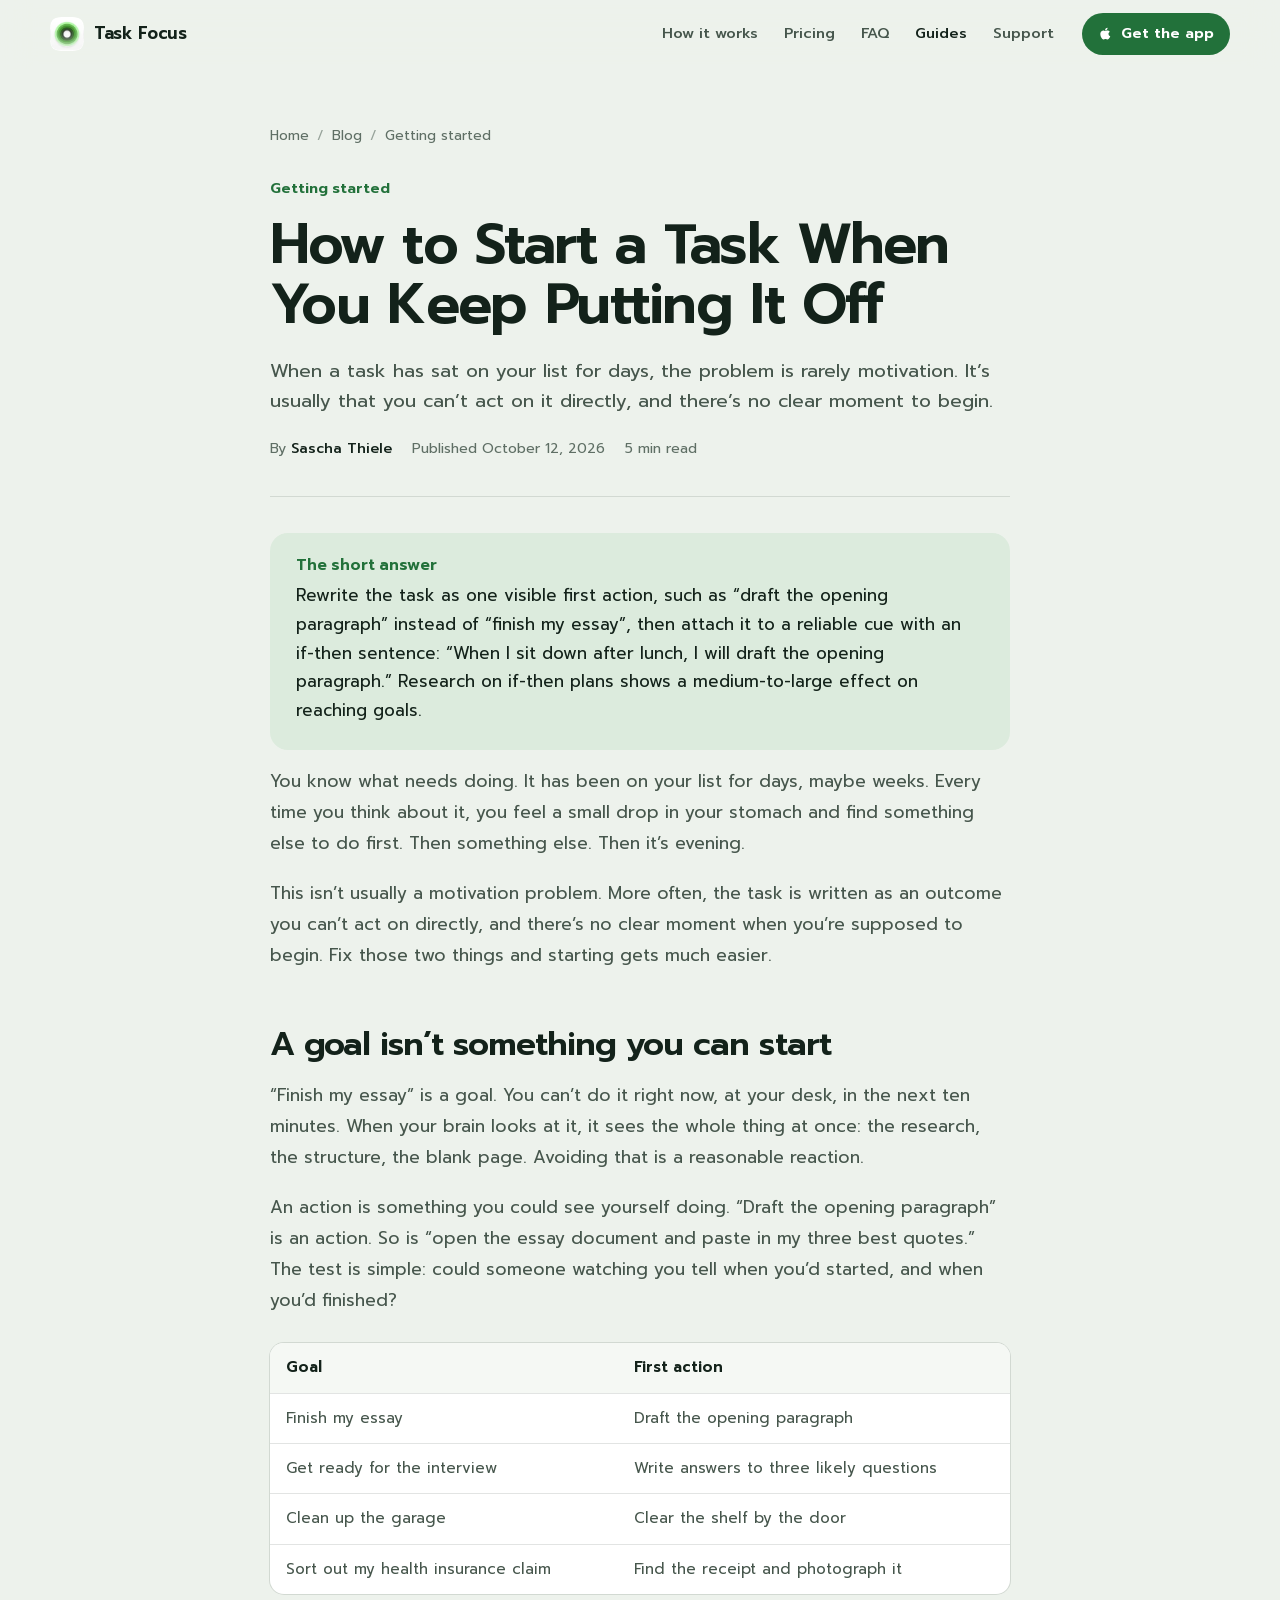
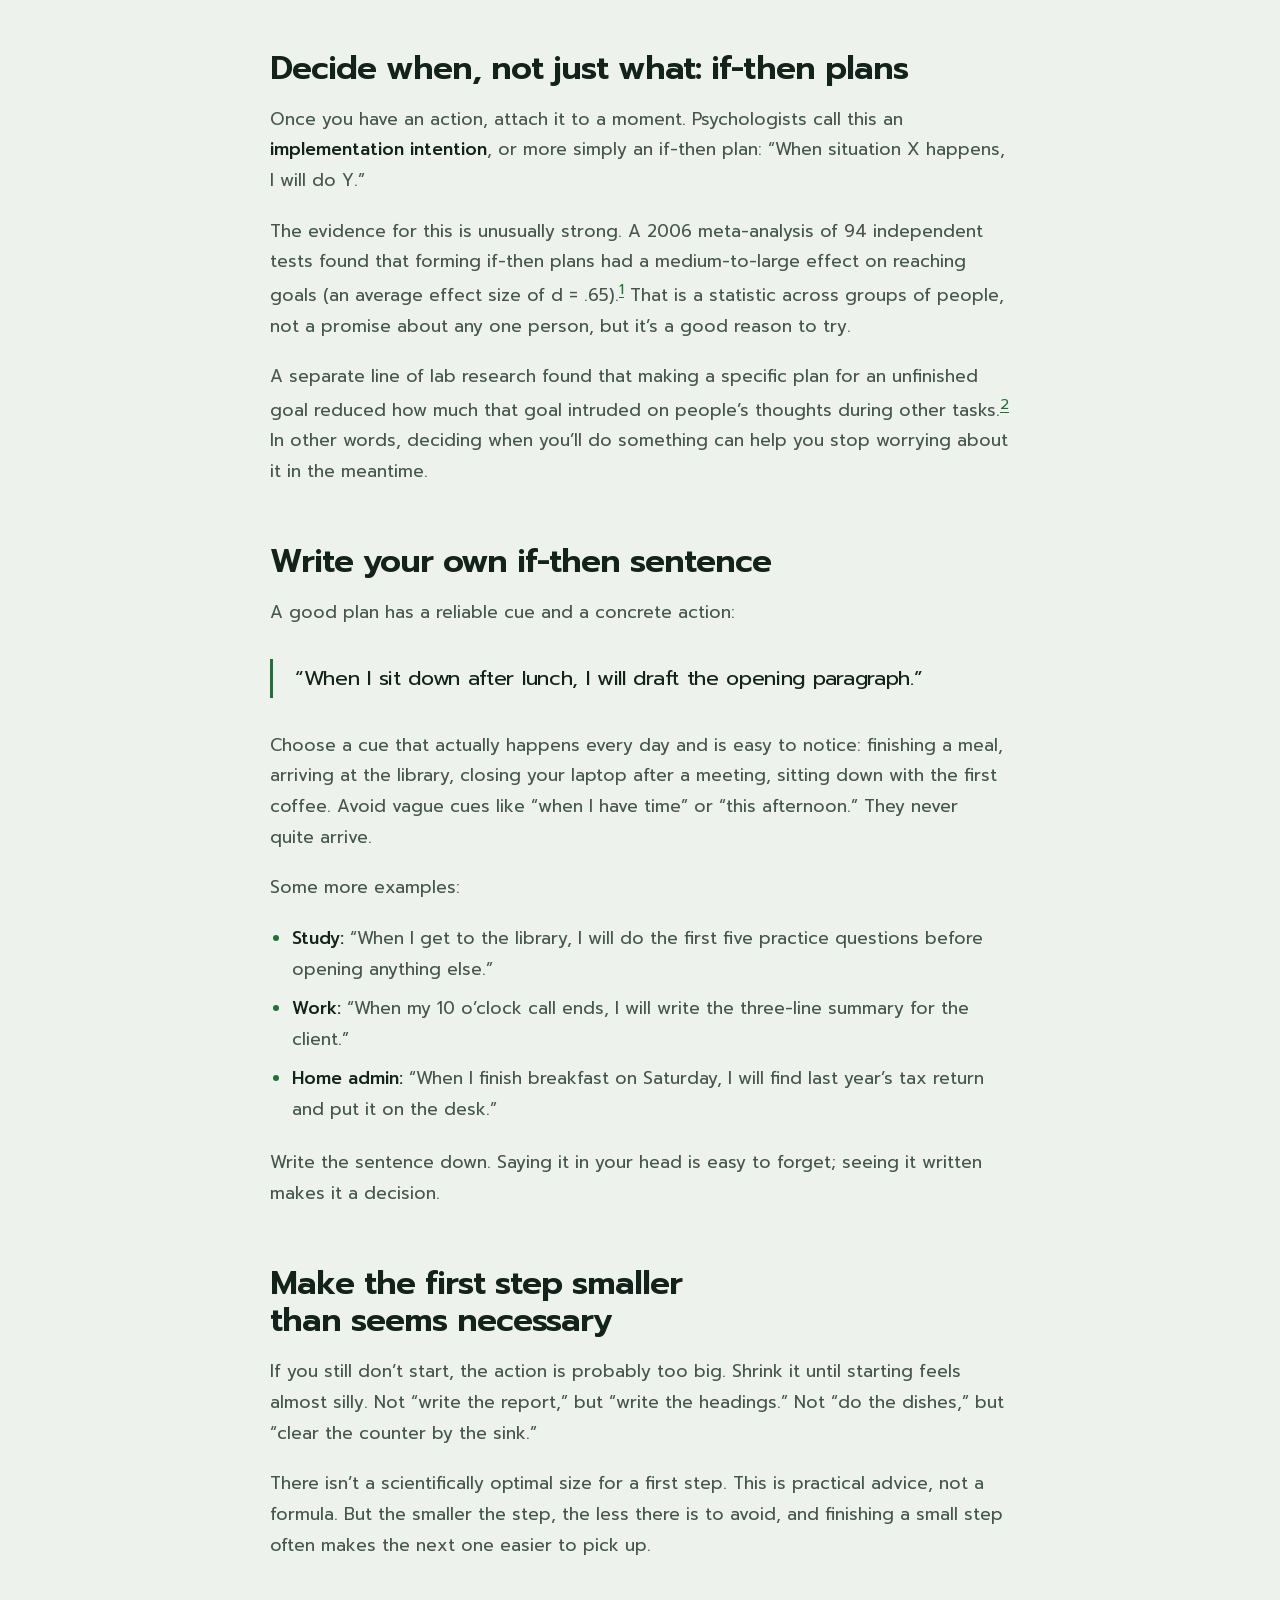
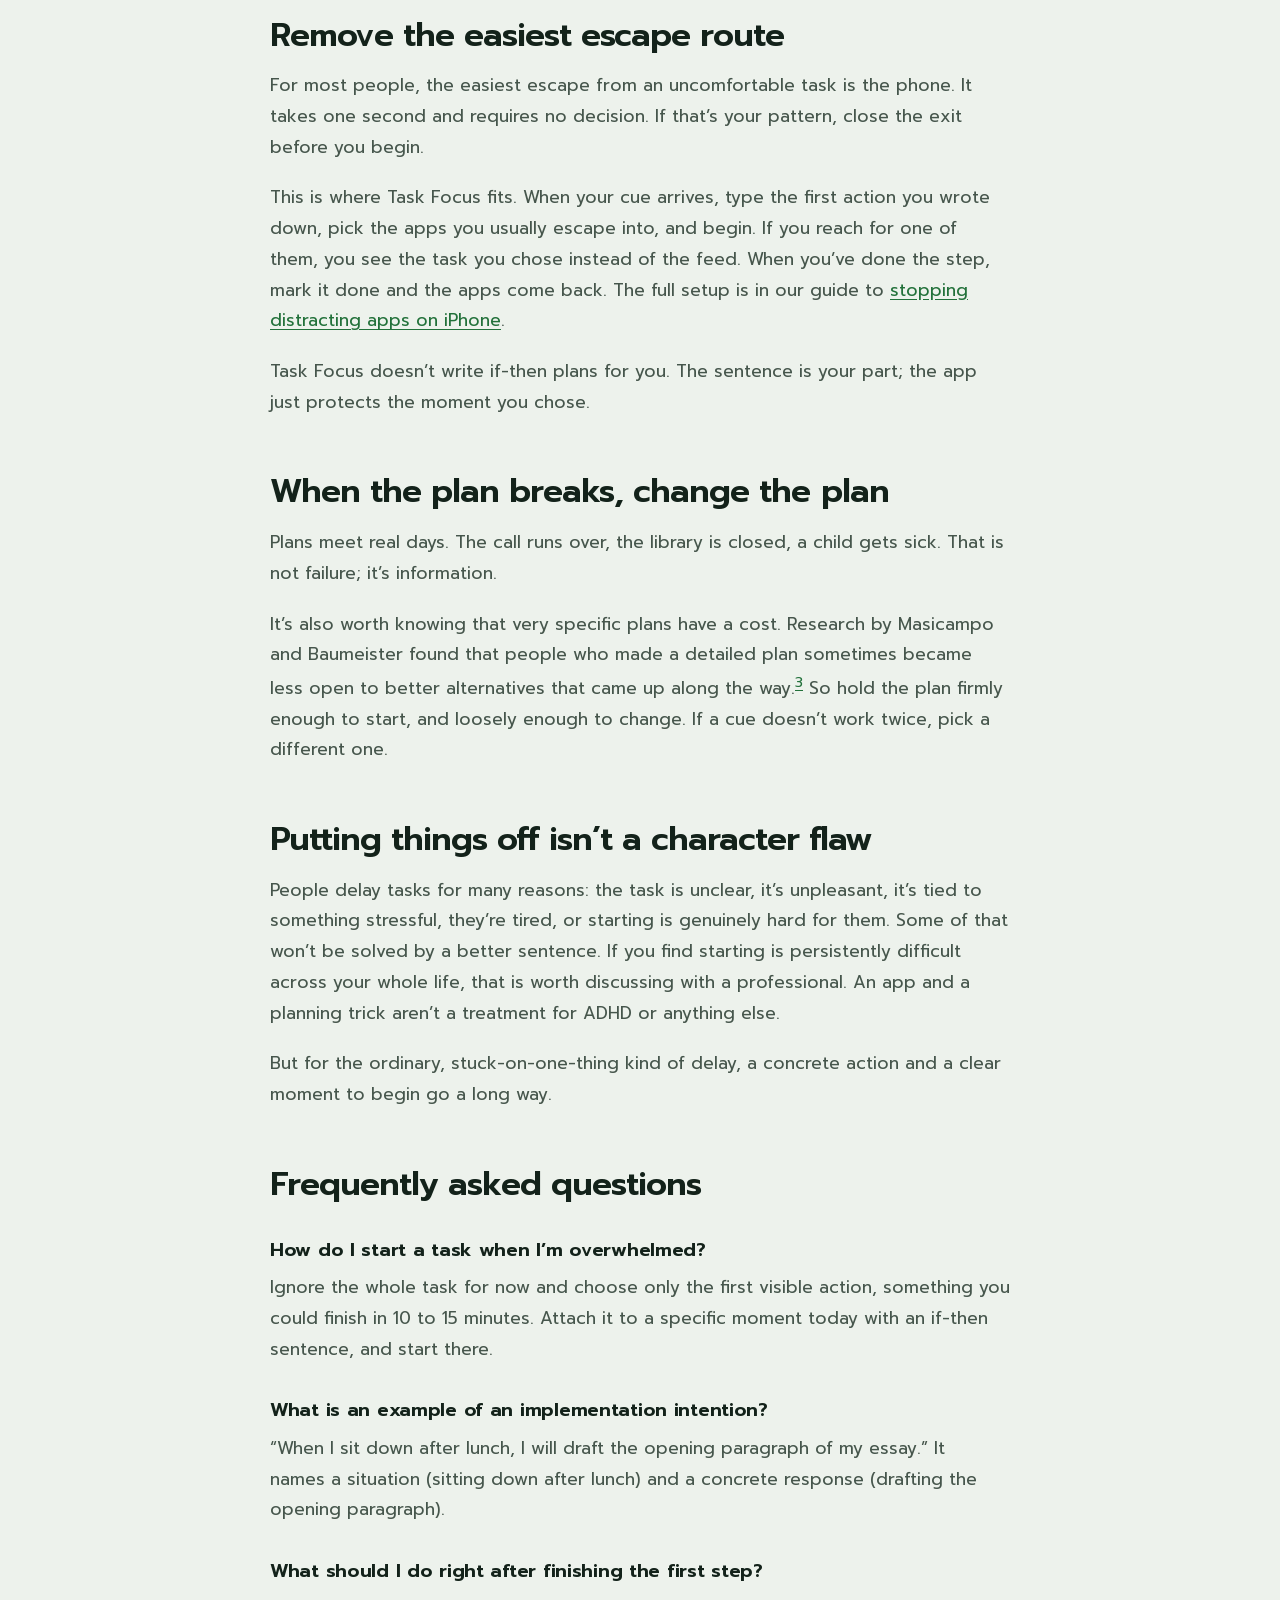
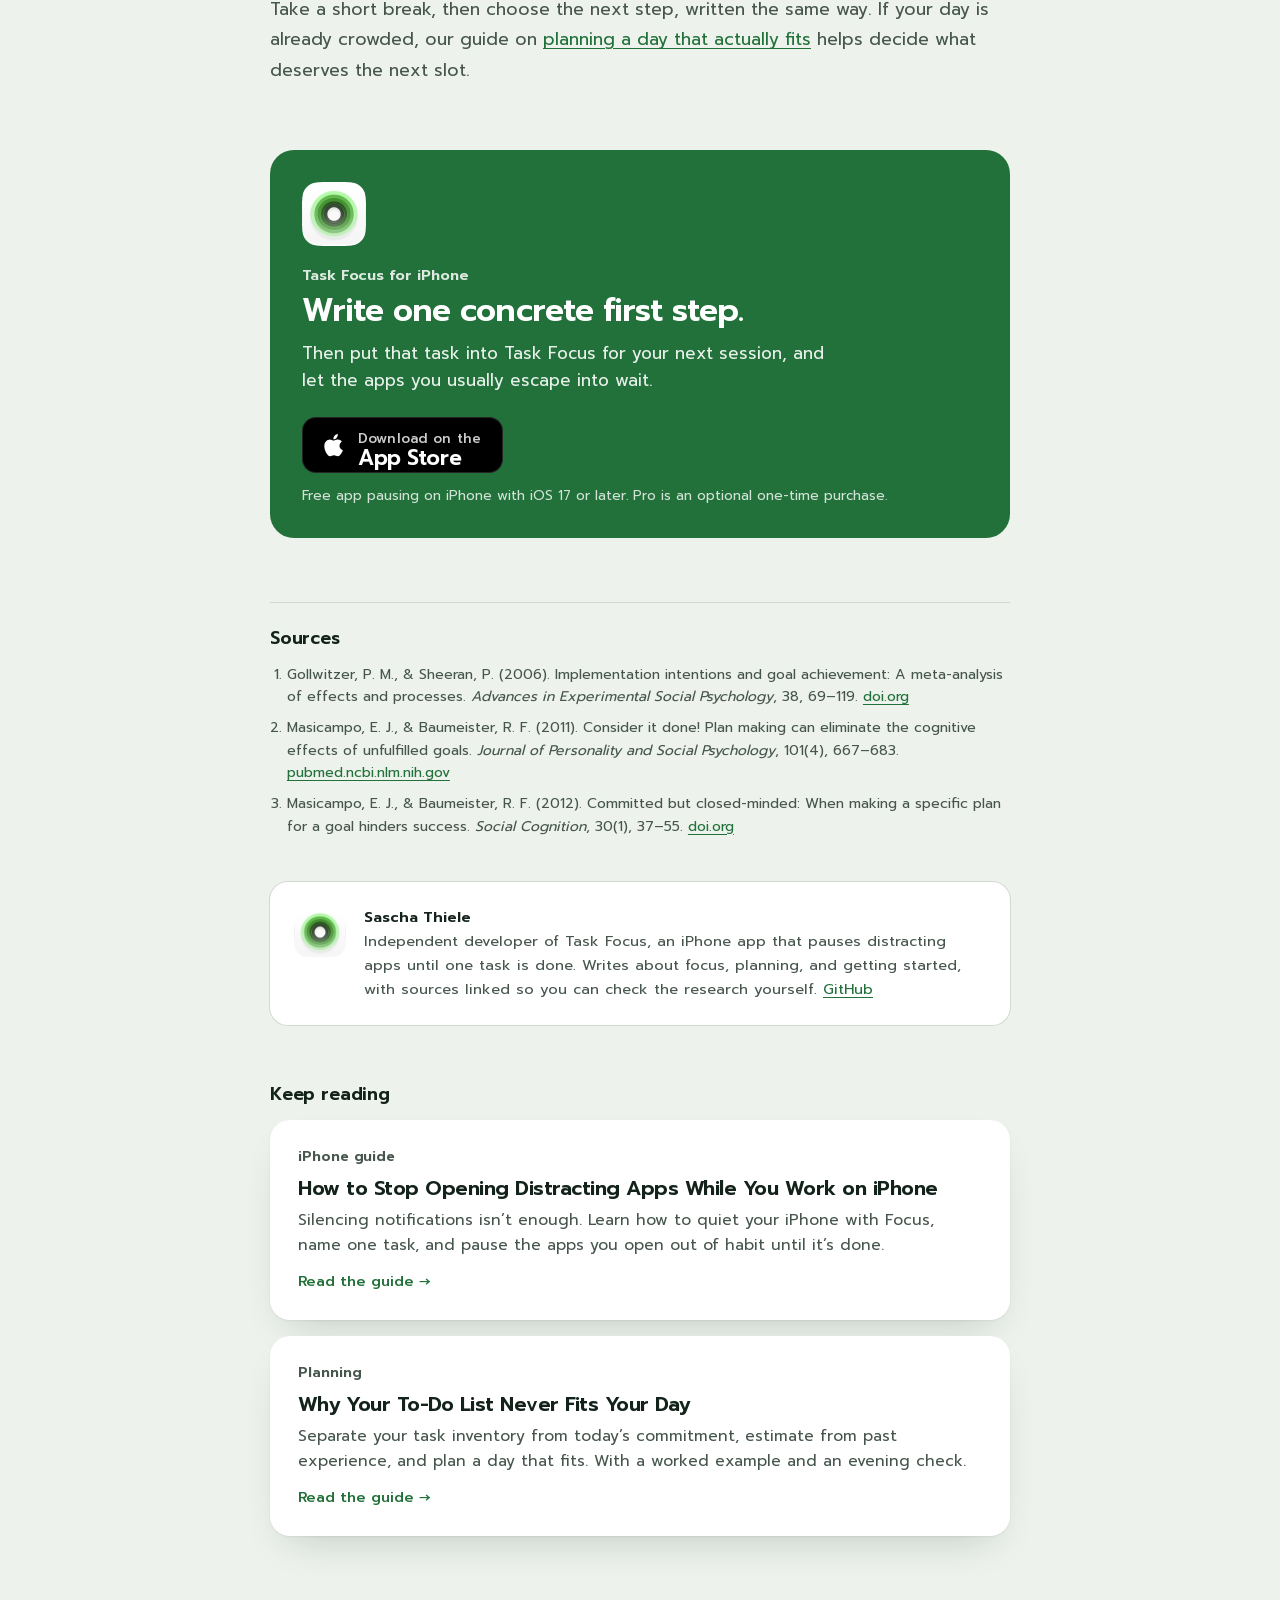
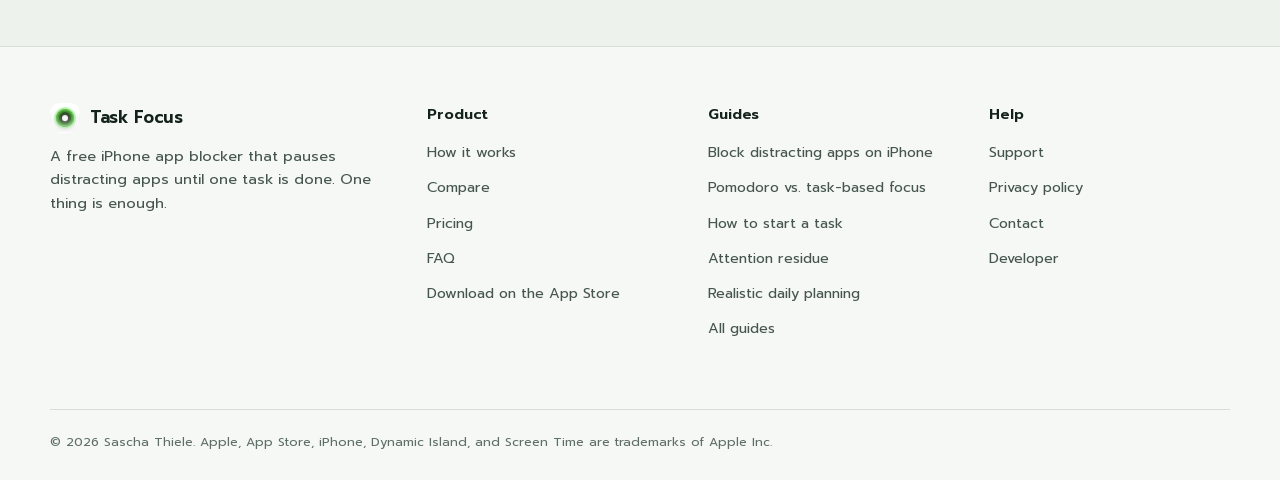
<file: blog/how-to-start-a-task/index.html>
<!doctype html>
<html lang="en">
<head>
  <meta charset="utf-8">
  <meta name="viewport" content="width=device-width, initial-scale=1">
  <meta name="theme-color" content="#edf2ec" media="(prefers-color-scheme: light)">
  <meta name="theme-color" content="#0c1611" media="(prefers-color-scheme: dark)">
  <title>How to Start a Task You Keep Putting Off | Task Focus</title>
  <meta name="description" content="Turn a vague goal into a first action and a clear moment to begin. A practical guide to if-then planning, with examples for study, work, and home.">
  <link rel="canonical" href="https://taskfocusapp.com/blog/how-to-start-a-task/">
  <meta name="robots" content="index, follow, max-image-preview:large, max-snippet:-1">
  <meta name="apple-itunes-app" content="app-id=6792549661">
  <meta property="og:site_name" content="Task Focus">
  <meta property="og:type" content="article">
  <meta property="og:title" content="How to Start a Task You Keep Putting Off | Task Focus">
  <meta property="og:description" content="Turn a vague goal into a first action and a clear moment to begin. A practical guide to if-then planning, with examples for study, work, and home.">
  <meta property="og:url" content="https://taskfocusapp.com/blog/how-to-start-a-task/">
  <meta property="og:image" content="https://taskfocusapp.com/assets/social-card.png">
  <meta property="og:image:width" content="1200">
  <meta property="og:image:height" content="630">
  <meta name="twitter:card" content="summary_large_image">
  <meta property="article:published_time" content="2026-10-12">
  <meta property="article:modified_time" content="2026-10-12">
  <meta property="article:author" content="Sascha Thiele">
  <meta property="article:section" content="Getting started">
  <meta name="author" content="Sascha Thiele">
  <link rel="alternate" type="application/rss+xml" title="Task Focus blog" href="/blog/feed.xml">
  <link rel="alternate" type="text/markdown" title="Markdown version" href="https://taskfocusapp.com/blog/how-to-start-a-task/index.html.md">
  <link rel="icon" href="/assets/app-icon-32.png" type="image/png" sizes="32x32">
  <link rel="apple-touch-icon" href="/assets/app-icon-180.png">
  <link rel="manifest" href="/site.webmanifest">
  <link rel="preload" href="/assets/fonts/Prompt-Regular.woff2" as="font" type="font/woff2" crossorigin>
  <link rel="stylesheet" href="/styles.css">
  <script src="/script.js" defer></script>
  <script type="application/ld+json">
  {
    "@context": "https://schema.org",
    "@graph": [
      {
        "@type": "BlogPosting",
        "@id": "https://taskfocusapp.com/blog/how-to-start-a-task/#article",
        "headline": "How to Start a Task When You Keep Putting It Off",
        "description": "Turn a vague goal into a first action and a clear moment to begin. A practical guide to if-then planning, with examples for study, work, and home.",
        "image": [
          "https://taskfocusapp.com/assets/social-card.png",
          "https://taskfocusapp.com/assets/blog/blog-name-the-task.webp"
        ],
        "datePublished": "2026-10-12",
        "dateModified": "2026-10-12",
        "inLanguage": "en",
        "author": {
          "@type": "Person",
          "name": "Sascha Thiele",
          "url": "https://github.com/sthix",
          "jobTitle": "Developer of Task Focus"
        },
        "publisher": {
          "@type": "Organization",
          "@id": "https://taskfocusapp.com/#organization",
          "name": "Task Focus",
          "url": "https://taskfocusapp.com/",
          "logo": {
            "@type": "ImageObject",
            "url": "https://taskfocusapp.com/assets/app-icon-180.png",
            "width": 180,
            "height": 180
          }
        },
        "mainEntityOfPage": "https://taskfocusapp.com/blog/how-to-start-a-task/",
        "isPartOf": {
          "@type": "Blog",
          "@id": "https://taskfocusapp.com/blog/#blog",
          "name": "Task Focus Blog"
        },
        "articleSection": "Getting started",
        "keywords": [
          "how to start a task",
          "how to stop putting things off",
          "implementation intentions",
          "if-then planning",
          "procrastination"
        ],
        "wordCount": 1134,
        "mentions": {
          "@type": "SoftwareApplication",
          "@id": "https://taskfocusapp.com/#app",
          "name": "Task Focus",
          "operatingSystem": "iOS 17 or later",
          "applicationCategory": "ProductivityApplication",
          "url": "https://taskfocusapp.com/",
          "installUrl": "https://apps.apple.com/app/id6792549661",
          "offers": {
            "@type": "Offer",
            "price": "0",
            "priceCurrency": "USD"
          }
        },
        "citation": [
          "https://doi.org/10.1016/S0065-2601(06)38002-1",
          "https://pubmed.ncbi.nlm.nih.gov/21688924/",
          "https://doi.org/10.1521/soco.2012.30.1.37"
        ]
      },
      {
        "@type": "BreadcrumbList",
        "itemListElement": [
          {
            "@type": "ListItem",
            "position": 1,
            "name": "Home",
            "item": "https://taskfocusapp.com/"
          },
          {
            "@type": "ListItem",
            "position": 2,
            "name": "Blog",
            "item": "https://taskfocusapp.com/blog/"
          },
          {
            "@type": "ListItem",
            "position": 3,
            "name": "How to Start a Task When You Keep Putting It Off",
            "item": "https://taskfocusapp.com/blog/how-to-start-a-task/"
          }
        ]
      }
    ]
  }
  </script>
</head>
<body class="subpage">
  <a class="skip-link" href="#main">Skip to content</a>
  <header class="site-header" data-header>
    <div class="header-inner">
      <a class="brand" href="/" aria-label="Task Focus home"><picture><source srcset="/assets/app-icon-dark-96.webp" media="(prefers-color-scheme: dark)"><img src="/assets/app-icon-96.webp" alt="" width="34" height="34"></picture><span>Task Focus</span></a>
      <nav id="site-nav" class="site-nav" aria-label="Main navigation" data-nav>
        <a href="/#how-it-works">How it works</a>
        <a href="/#pricing">Pricing</a>
        <a href="/#faq">FAQ</a>
        <a href="/blog/" aria-current="page">Guides</a>
        <a href="/support.html">Support</a>
      </nav>
      <a class="nav-cta" href="https://apps.apple.com/app/apple-store/id6792549661?pt=128083530&amp;ct=web_blog_start_task&amp;mt=8"><svg viewBox="0 0 24 24" aria-hidden="true"><path d="M16.7 12.9c0-2.5 2-3.7 2.1-3.8a4.5 4.5 0 0 0-3.5-1.9c-1.5-.1-2.9.9-3.7.9-.7 0-1.9-.9-3.2-.9A4.7 4.7 0 0 0 4.5 9.6c-1.7 2.9-.4 7.2 1.2 9.6.8 1.2 1.8 2.5 3.1 2.4 1.2 0 1.7-.8 3.2-.8s1.9.8 3.2.8c1.3 0 2.2-1.2 3-2.4a10 10 0 0 0 1.4-2.8 4.1 4.1 0 0 1-2.9-3.5ZM14.3 5.7a4.2 4.2 0 0 0 1-3.1 4.3 4.3 0 0 0-2.9 1.5 4 4 0 0 0-1 3c1.1.1 2.2-.5 2.9-1.4Z"/></svg>Get the app</a>
      <button class="nav-toggle" type="button" aria-expanded="false" aria-controls="site-nav" data-nav-toggle><span></span><span></span><span class="sr-only">Open navigation</span></button>
    </div>
  </header>

  <main id="main" class="article-main">
    <nav class="breadcrumbs" aria-label="Breadcrumb"><ol><li><a href="/">Home</a></li><li><a href="/blog/">Blog</a></li><li aria-current="page">Getting started</li></ol></nav>
    <article>
      <header class="article-hero">
        <p class="eyebrow">Getting started</p>
        <h1>How to Start a Task When You Keep Putting It Off</h1>
        <p class="article-dek">When a task has sat on your list for days, the problem is rarely motivation. It’s usually that you can’t act on it directly, and there’s no clear moment to begin.</p>
        <p class="article-meta"><span>By <strong>Sascha Thiele</strong></span><span>Published <time datetime="2026-10-12">October 12, 2026</time></span><span>5 min read</span></p>
      </header>

      <aside class="answer-box" aria-labelledby="short-answer">
        <h2 id="short-answer">The short answer</h2>
        <p>Rewrite the task as one visible first action, such as “draft the opening paragraph” instead of “finish my essay”, then attach it to a reliable cue with an if-then sentence: “When I sit down after lunch, I will draft the opening paragraph.” Research on if-then plans shows a medium-to-large effect on reaching goals.</p>
      </aside>

      <div class="article-body">
<p>You know what needs doing. It has been on your list for days, maybe weeks. Every time you think about it, you feel a small drop in your stomach and find something else to do first. Then something else. Then it’s evening.</p>
<p>This isn’t usually a motivation problem. More often, the task is written as an outcome you can’t act on directly, and there’s no clear moment when you’re supposed to begin. Fix those two things and starting gets much easier.</p>

<h2 id="goal-vs-action">A goal isn’t something you can start</h2>
<p>“Finish my essay” is a goal. You can’t do it right now, at your desk, in the next ten minutes. When your brain looks at it, it sees the whole thing at once: the research, the structure, the blank page. Avoiding that is a reasonable reaction.</p>
<p>An action is something you could see yourself doing. “Draft the opening paragraph” is an action. So is “open the essay document and paste in my three best quotes.” The test is simple: could someone watching you tell when you’d started, and when you’d finished?</p>
<div class="table-wrap">
  <table>
    <thead><tr><th scope="col">Goal</th><th scope="col">First action</th></tr></thead>
    <tbody>
      <tr><td>Finish my essay</td><td>Draft the opening paragraph</td></tr>
      <tr><td>Get ready for the interview</td><td>Write answers to three likely questions</td></tr>
      <tr><td>Clean up the garage</td><td>Clear the shelf by the door</td></tr>
      <tr><td>Sort out my health insurance claim</td><td>Find the receipt and photograph it</td></tr>
    </tbody>
  </table>
</div>

<h2 id="if-then">Decide when, not just what: if-then plans</h2>
<p>Once you have an action, attach it to a moment. Psychologists call this an <strong>implementation intention</strong>, or more simply an if-then plan: “When situation X happens, I will do Y.”</p>
<p>The evidence for this is unusually strong. A 2006 meta-analysis of 94 independent tests found that forming if-then plans had a medium-to-large effect on reaching goals (an average effect size of d = .65).<sup><a href="#source-1">1</a></sup> That is a statistic across groups of people, not a promise about any one person, but it’s a good reason to try.</p>
<p>A separate line of lab research found that making a specific plan for an unfinished goal reduced how much that goal intruded on people’s thoughts during other tasks.<sup><a href="#source-2">2</a></sup> In other words, deciding when you’ll do something can help you stop worrying about it in the meantime.</p>

<h2 id="write-yours">Write your own if-then sentence</h2>
<p>A good plan has a reliable cue and a concrete action:</p>
<blockquote>“When I sit down after lunch, I will draft the opening paragraph.”</blockquote>
<p>Choose a cue that actually happens every day and is easy to notice: finishing a meal, arriving at the library, closing your laptop after a meeting, sitting down with the first coffee. Avoid vague cues like “when I have time” or “this afternoon.” They never quite arrive.</p>
<p>Some more examples:</p>
<ul>
  <li><strong>Study:</strong> “When I get to the library, I will do the first five practice questions before opening anything else.”</li>
  <li><strong>Work:</strong> “When my 10 o’clock call ends, I will write the three-line summary for the client.”</li>
  <li><strong>Home admin:</strong> “When I finish breakfast on Saturday, I will find last year’s tax return and put it on the desk.”</li>
</ul>
<p>Write the sentence down. Saying it in your head is easy to forget; seeing it written makes it a decision.</p>

<h2 id="make-it-smaller">Make the first step smaller than seems necessary</h2>
<p>If you still don’t start, the action is probably too big. Shrink it until starting feels almost silly. Not “write the report,” but “write the headings.” Not “do the dishes,” but “clear the counter by the sink.”</p>
<p>There isn’t a scientifically optimal size for a first step. This is practical advice, not a formula. But the smaller the step, the less there is to avoid, and finishing a small step often makes the next one easier to pick up.</p>

<h2 id="remove-the-exit">Remove the easiest escape route</h2>
<p>For most people, the easiest escape from an uncomfortable task is the phone. It takes one second and requires no decision. If that’s your pattern, close the exit before you begin.</p>
<p>This is where Task Focus fits. When your cue arrives, type the first action you wrote down, pick the apps you usually escape into, and begin. If you reach for one of them, you see the task you chose instead of the feed. When you’ve done the step, mark it done and the apps come back. The full setup is in our guide to <a href="/blog/block-distracting-apps-iphone/">stopping distracting apps on iPhone</a>.</p>
<p>Task Focus doesn’t write if-then plans for you. The sentence is your part; the app just protects the moment you chose.</p>

<h2 id="when-plans-break">When the plan breaks, change the plan</h2>
<p>Plans meet real days. The call runs over, the library is closed, a child gets sick. That is not failure; it’s information.</p>
<p>It’s also worth knowing that very specific plans have a cost. Research by Masicampo and Baumeister found that people who made a detailed plan sometimes became less open to better alternatives that came up along the way.<sup><a href="#source-3">3</a></sup> So hold the plan firmly enough to start, and loosely enough to change. If a cue doesn’t work twice, pick a different one.</p>

<h2 id="not-just-motivation">Putting things off isn’t a character flaw</h2>
<p>People delay tasks for many reasons: the task is unclear, it’s unpleasant, it’s tied to something stressful, they’re tired, or starting is genuinely hard for them. Some of that won’t be solved by a better sentence. If you find starting is persistently difficult across your whole life, that is worth discussing with a professional. An app and a planning trick aren’t a treatment for ADHD or anything else.</p>
<p>But for the ordinary, stuck-on-one-thing kind of delay, a concrete action and a clear moment to begin go a long way.</p>

<h2 id="faq">Frequently asked questions</h2>
<h3>How do I start a task when I’m overwhelmed?</h3>
<p>Ignore the whole task for now and choose only the first visible action, something you could finish in 10 to 15 minutes. Attach it to a specific moment today with an if-then sentence, and start there.</p>
<h3>What is an example of an implementation intention?</h3>
<p>“When I sit down after lunch, I will draft the opening paragraph of my essay.” It names a situation (sitting down after lunch) and a concrete response (drafting the opening paragraph).</p>
<h3>What should I do right after finishing the first step?</h3>
<p>Take a short break, then choose the next step, written the same way. If your day is already crowded, our guide on <a href="/blog/realistic-daily-task-planning/">planning a day that actually fits</a> helps decide what deserves the next slot.</p>

      </div>

      <aside class="article-cta" aria-labelledby="cta-title">
        <picture><source srcset="/assets/app-icon-dark-256.webp" media="(prefers-color-scheme: dark)"><img src="/assets/app-icon-256.webp" class="icon"  alt="" width="76" height="76" loading="lazy"></picture>
        <p class="eyebrow">Task Focus for iPhone</p>
        <h2 id="cta-title">Write one concrete first step.</h2>
        <p>Then put that task into Task Focus for your next session, and let the apps you usually escape into wait.</p>
        <a class="app-store-status" href="https://apps.apple.com/app/apple-store/id6792549661?pt=128083530&amp;ct=web_blog_start_task&amp;mt=8" aria-label="Download Task Focus on the App Store">
        <svg viewBox="0 0 24 24" aria-hidden="true"><path d="M16.7 12.9c0-2.5 2-3.7 2.1-3.8a4.5 4.5 0 0 0-3.5-1.9c-1.5-.1-2.9.9-3.7.9-.7 0-1.9-.9-3.2-.9A4.7 4.7 0 0 0 4.5 9.6c-1.7 2.9-.4 7.2 1.2 9.6.8 1.2 1.8 2.5 3.1 2.4 1.2 0 1.7-.8 3.2-.8s1.9.8 3.2.8c1.3 0 2.2-1.2 3-2.4a10 10 0 0 0 1.4-2.8 4.1 4.1 0 0 1-2.9-3.5ZM14.3 5.7a4.2 4.2 0 0 0 1-3.1 4.3 4.3 0 0 0-2.9 1.5 4 4 0 0 0-1 3c1.1.1 2.2-.5 2.9-1.4Z"/></svg>
        <span><small>Download on the</small>App Store</span>
      </a>
        <small>Free app pausing on iPhone with iOS 17 or later. Pro is an optional one-time purchase.</small>
      </aside>

      <section class="sources" aria-labelledby="sources-title">
        <h2 id="sources-title">Sources</h2>
        <ol>
        <li id="source-1">Gollwitzer, P. M., &amp; Sheeran, P. (2006). Implementation intentions and goal achievement: A meta-analysis of effects and processes. <em>Advances in Experimental Social Psychology</em>, 38, 69–119. <a href="https://doi.org/10.1016/S0065-2601(06)38002-1" rel="noopener">doi.org</a></li>
        <li id="source-2">Masicampo, E. J., &amp; Baumeister, R. F. (2011). Consider it done! Plan making can eliminate the cognitive effects of unfulfilled goals. <em>Journal of Personality and Social Psychology</em>, 101(4), 667–683. <a href="https://pubmed.ncbi.nlm.nih.gov/21688924/" rel="noopener">pubmed.ncbi.nlm.nih.gov</a></li>
        <li id="source-3">Masicampo, E. J., &amp; Baumeister, R. F. (2012). Committed but closed-minded: When making a specific plan for a goal hinders success. <em>Social Cognition</em>, 30(1), 37–55. <a href="https://doi.org/10.1521/soco.2012.30.1.37" rel="noopener">doi.org</a></li>
        </ol>
      </section>

      <footer class="author-box">
        <picture><source srcset="/assets/app-icon-dark-256.webp" media="(prefers-color-scheme: dark)"><img src="/assets/app-icon-256.webp" alt="" width="52" height="52"></picture>
        <p><strong>Sascha Thiele</strong>Independent developer of Task Focus, an iPhone app that pauses distracting apps until one task is done. Writes about focus, planning, and getting started, with sources linked so you can check the research yourself. <a href="https://github.com/sthix" rel="me author">GitHub</a></p>
      </footer>
    </article>

    <section class="related" aria-labelledby="related-title">
      <h2 id="related-title">Keep reading</h2>
      <ul class="post-list">
        <li><a href="/blog/block-distracting-apps-iphone/"><p class="eyebrow">iPhone guide</p><h3>How to Stop Opening Distracting Apps While You Work on iPhone</h3><p>Silencing notifications isn’t enough. Learn how to quiet your iPhone with Focus, name one task, and pause the apps you open out of habit until it’s done.</p><span class="read-more">Read the guide <span aria-hidden="true">→</span></span></a></li>
        <li><a href="/blog/realistic-daily-task-planning/"><p class="eyebrow">Planning</p><h3>Why Your To-Do List Never Fits Your Day</h3><p>Separate your task inventory from today’s commitment, estimate from past experience, and plan a day that fits. With a worked example and an evening check.</p><span class="read-more">Read the guide <span aria-hidden="true">→</span></span></a></li>
      </ul>
    </section>
  </main>

  <footer class="site-footer">
    <div class="footer-inner">
      <div>
        <a class="brand footer-brand" href="/"><picture><source srcset="/assets/app-icon-dark-96.webp" media="(prefers-color-scheme: dark)"><img src="/assets/app-icon-96.webp" alt="" width="30" height="30"></picture><span>Task Focus</span></a>
        <p class="footer-tag">A free iPhone app blocker that pauses distracting apps until one task is done. One thing is enough.</p>
      </div>
      <nav class="footer-col" aria-label="Product"><p class="footer-title">Product</p><ul><li><a href="/#how-it-works">How it works</a></li><li><a href="/#compare">Compare</a></li><li><a href="/#pricing">Pricing</a></li><li><a href="/#faq">FAQ</a></li><li><a href="https://apps.apple.com/app/apple-store/id6792549661?pt=128083530&amp;ct=web_blog_start_task&amp;mt=8">Download on the App Store</a></li></ul></nav>
      <nav class="footer-col" aria-label="Guides"><p class="footer-title">Guides</p><ul><li><a href="/blog/block-distracting-apps-iphone/">Block distracting apps on iPhone</a></li><li><a href="/blog/pomodoro-vs-task-based-focus/">Pomodoro vs. task-based focus</a></li><li><a href="/blog/how-to-start-a-task/">How to start a task</a></li><li><a href="/blog/attention-residue-task-switching/">Attention residue</a></li><li><a href="/blog/realistic-daily-task-planning/">Realistic daily planning</a></li><li><a href="/blog/">All guides</a></li></ul></nav>
      <nav class="footer-col" aria-label="Help"><p class="footer-title">Help</p><ul><li><a href="/support.html">Support</a></li><li><a href="/privacy.html">Privacy policy</a></li><li><a href="mailto:sascha.thiele@pm.me?subject=Task%20Focus">Contact</a></li><li><a href="https://github.com/sthix" rel="me">Developer</a></li></ul></nav>
      <p class="footer-legal">© <span data-year>2026</span> Sascha Thiele. Apple, App Store, iPhone, Dynamic Island, and Screen Time are trademarks of Apple Inc.</p>
    </div>
  </footer>
</body>
</html>
</file>
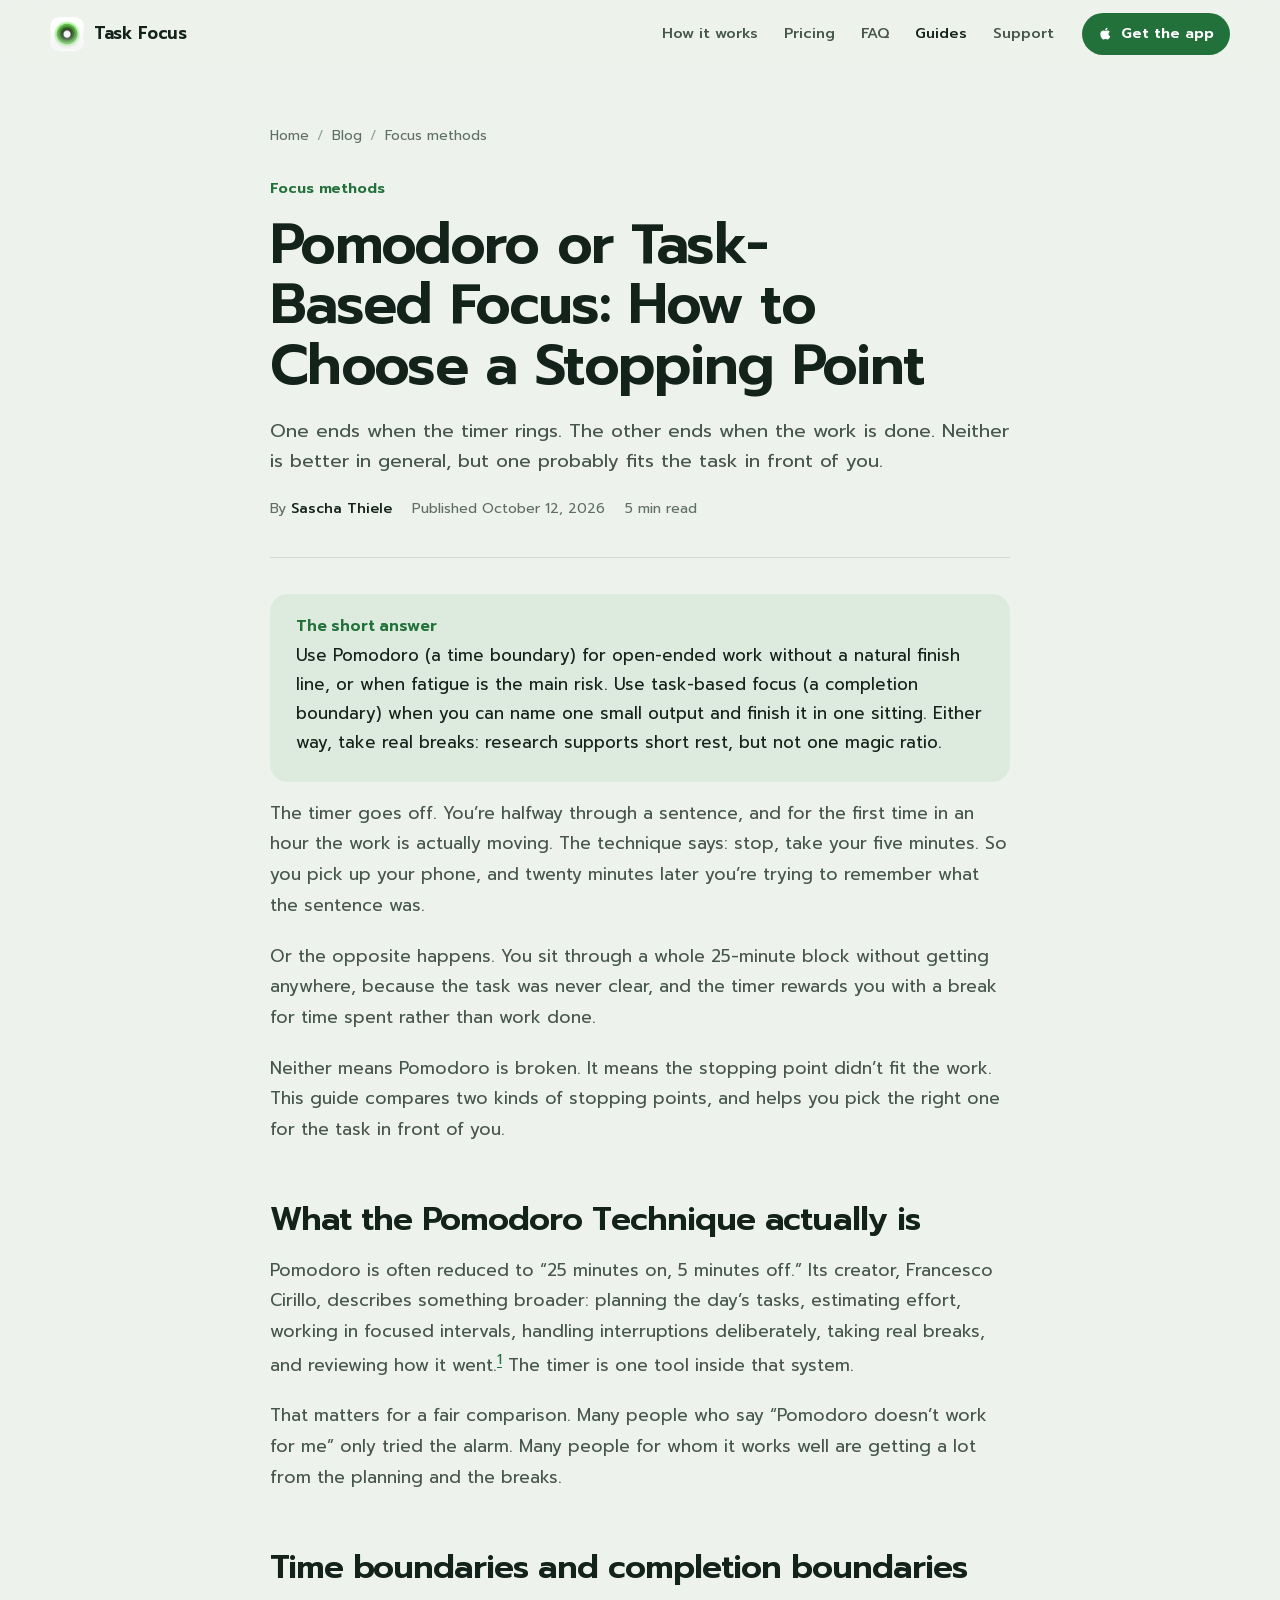
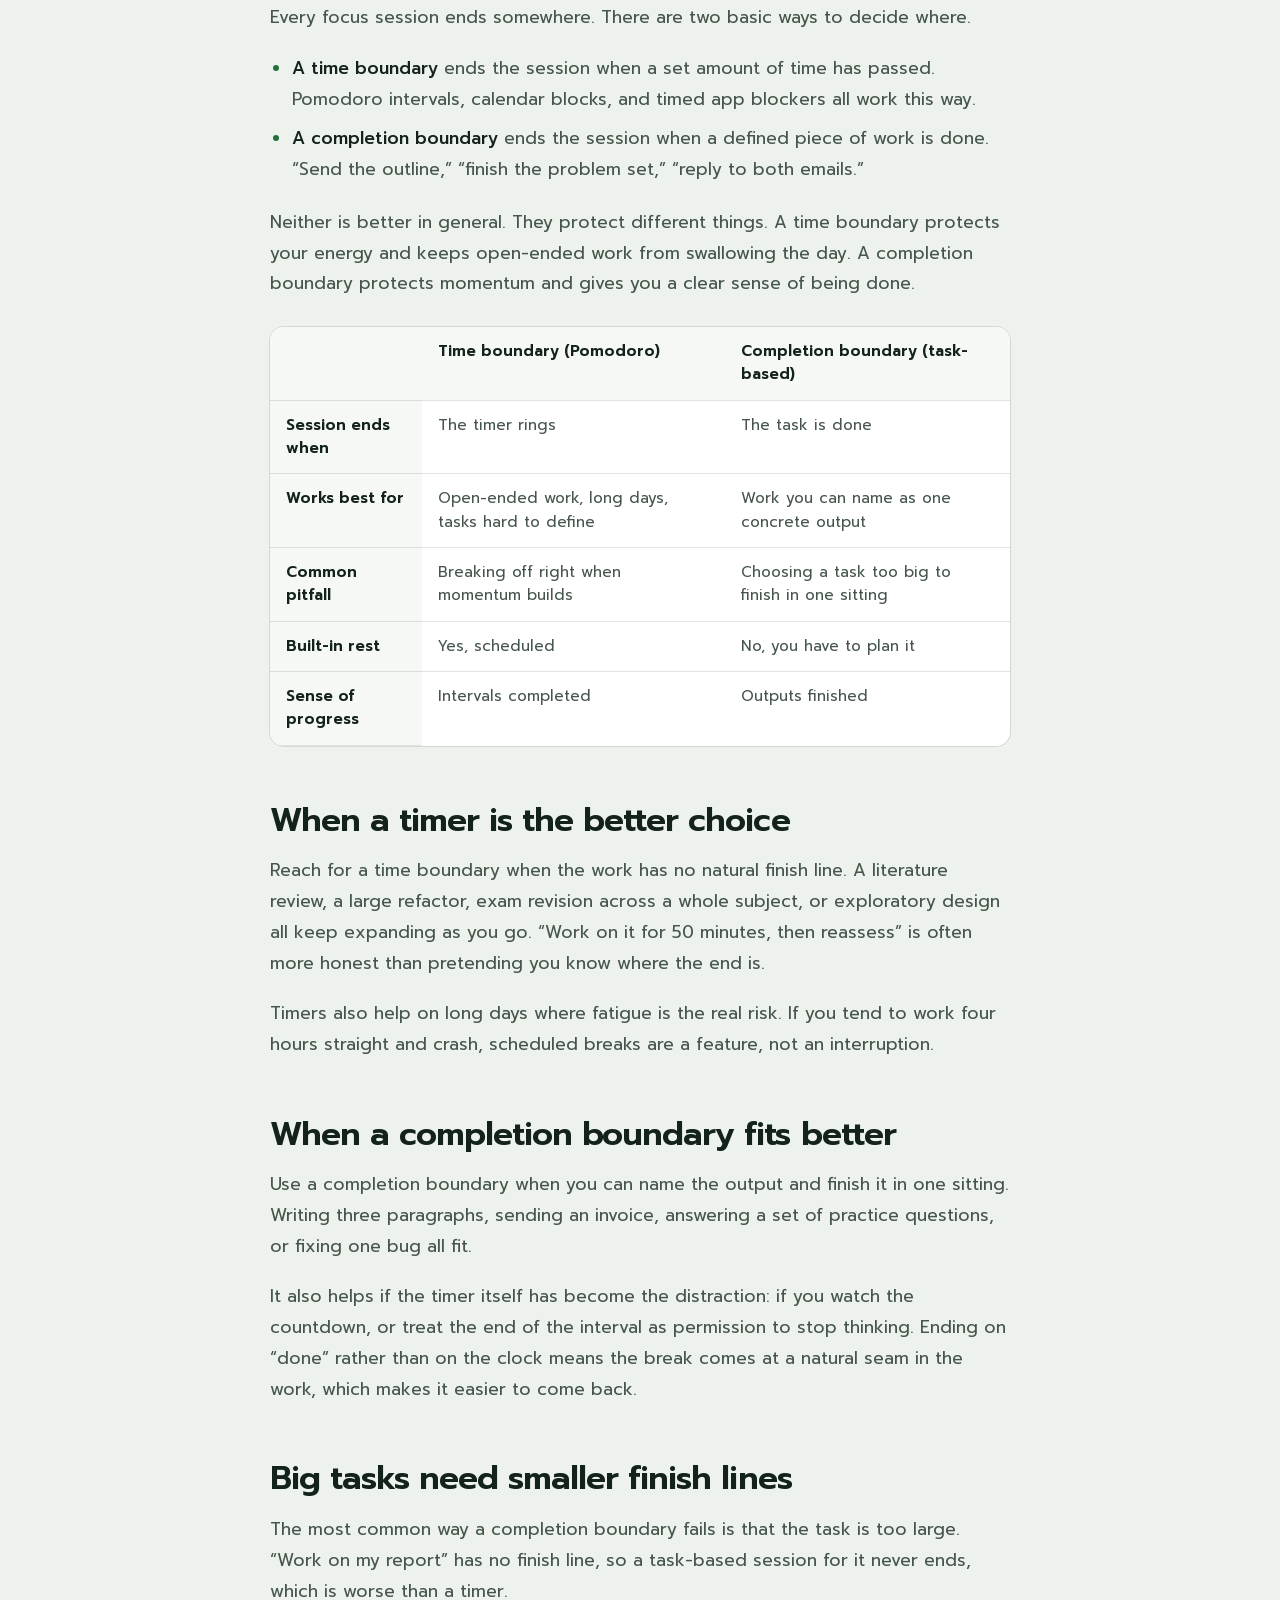
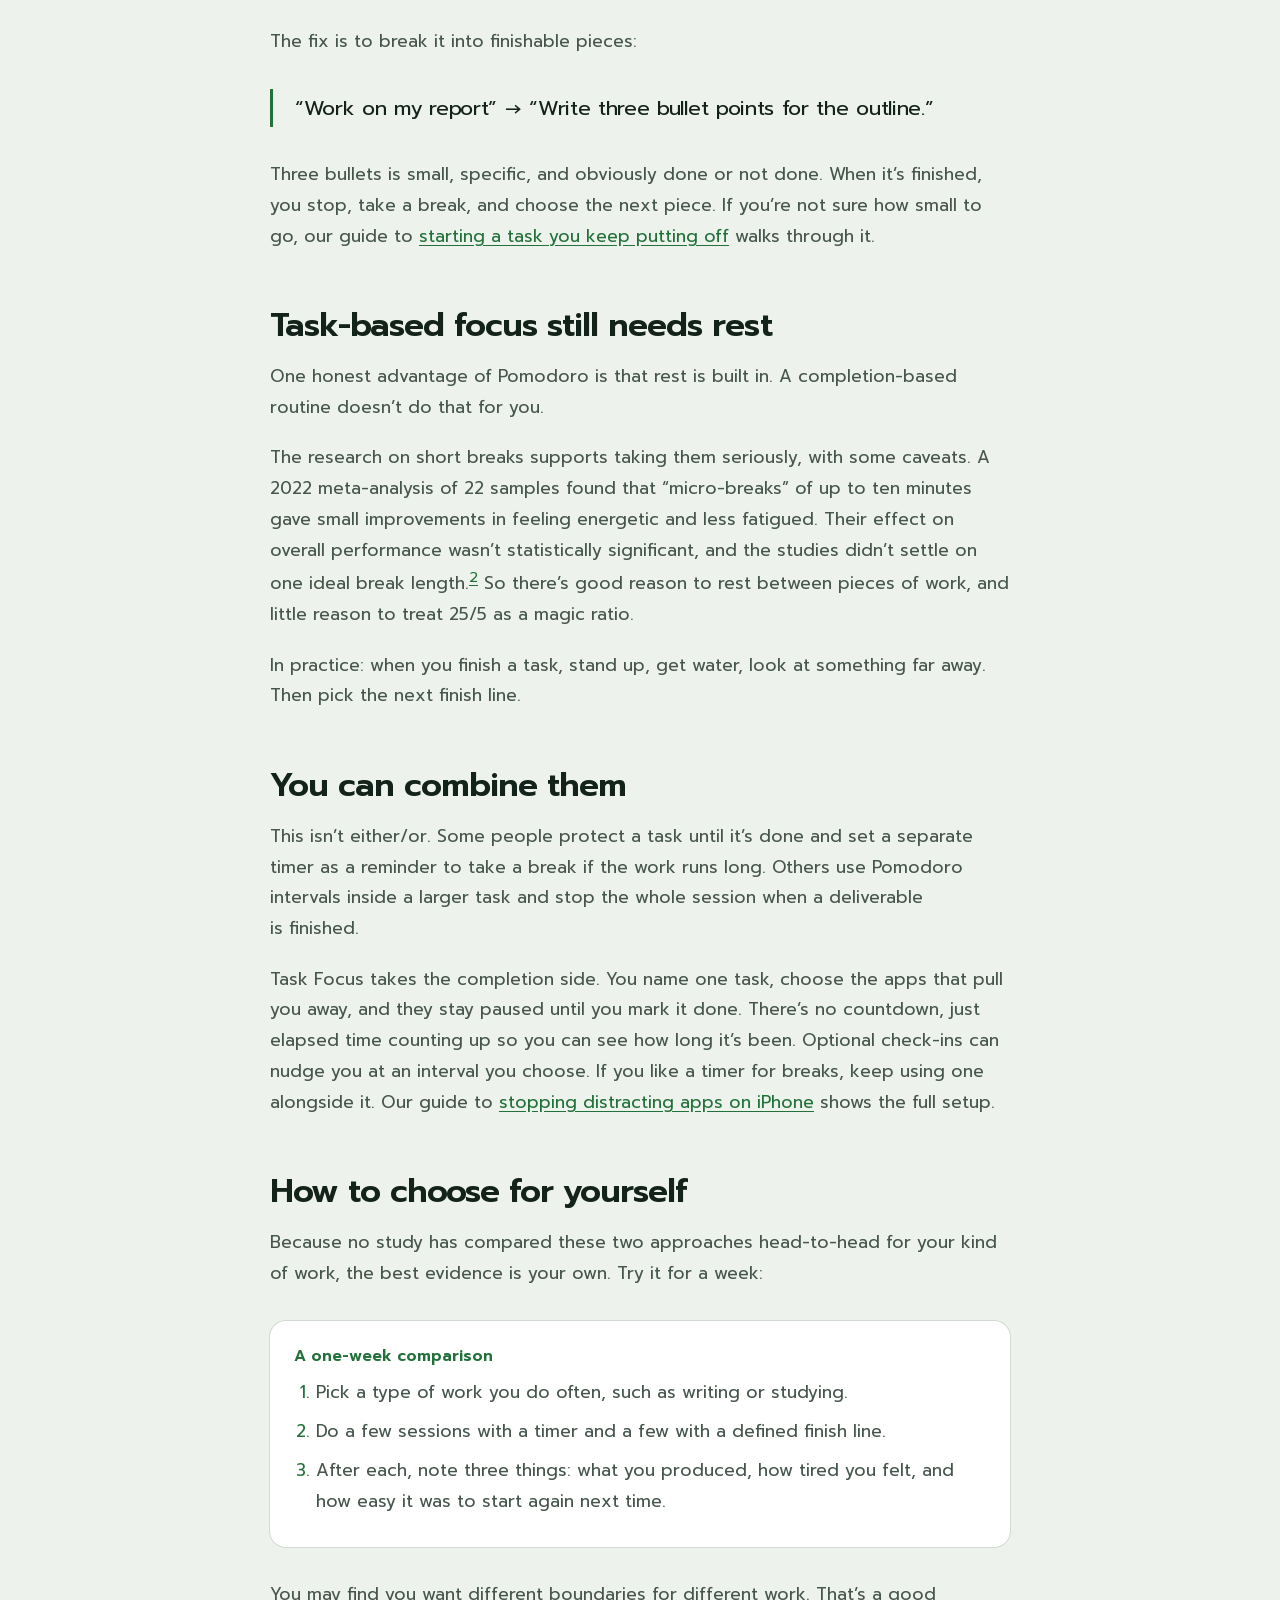
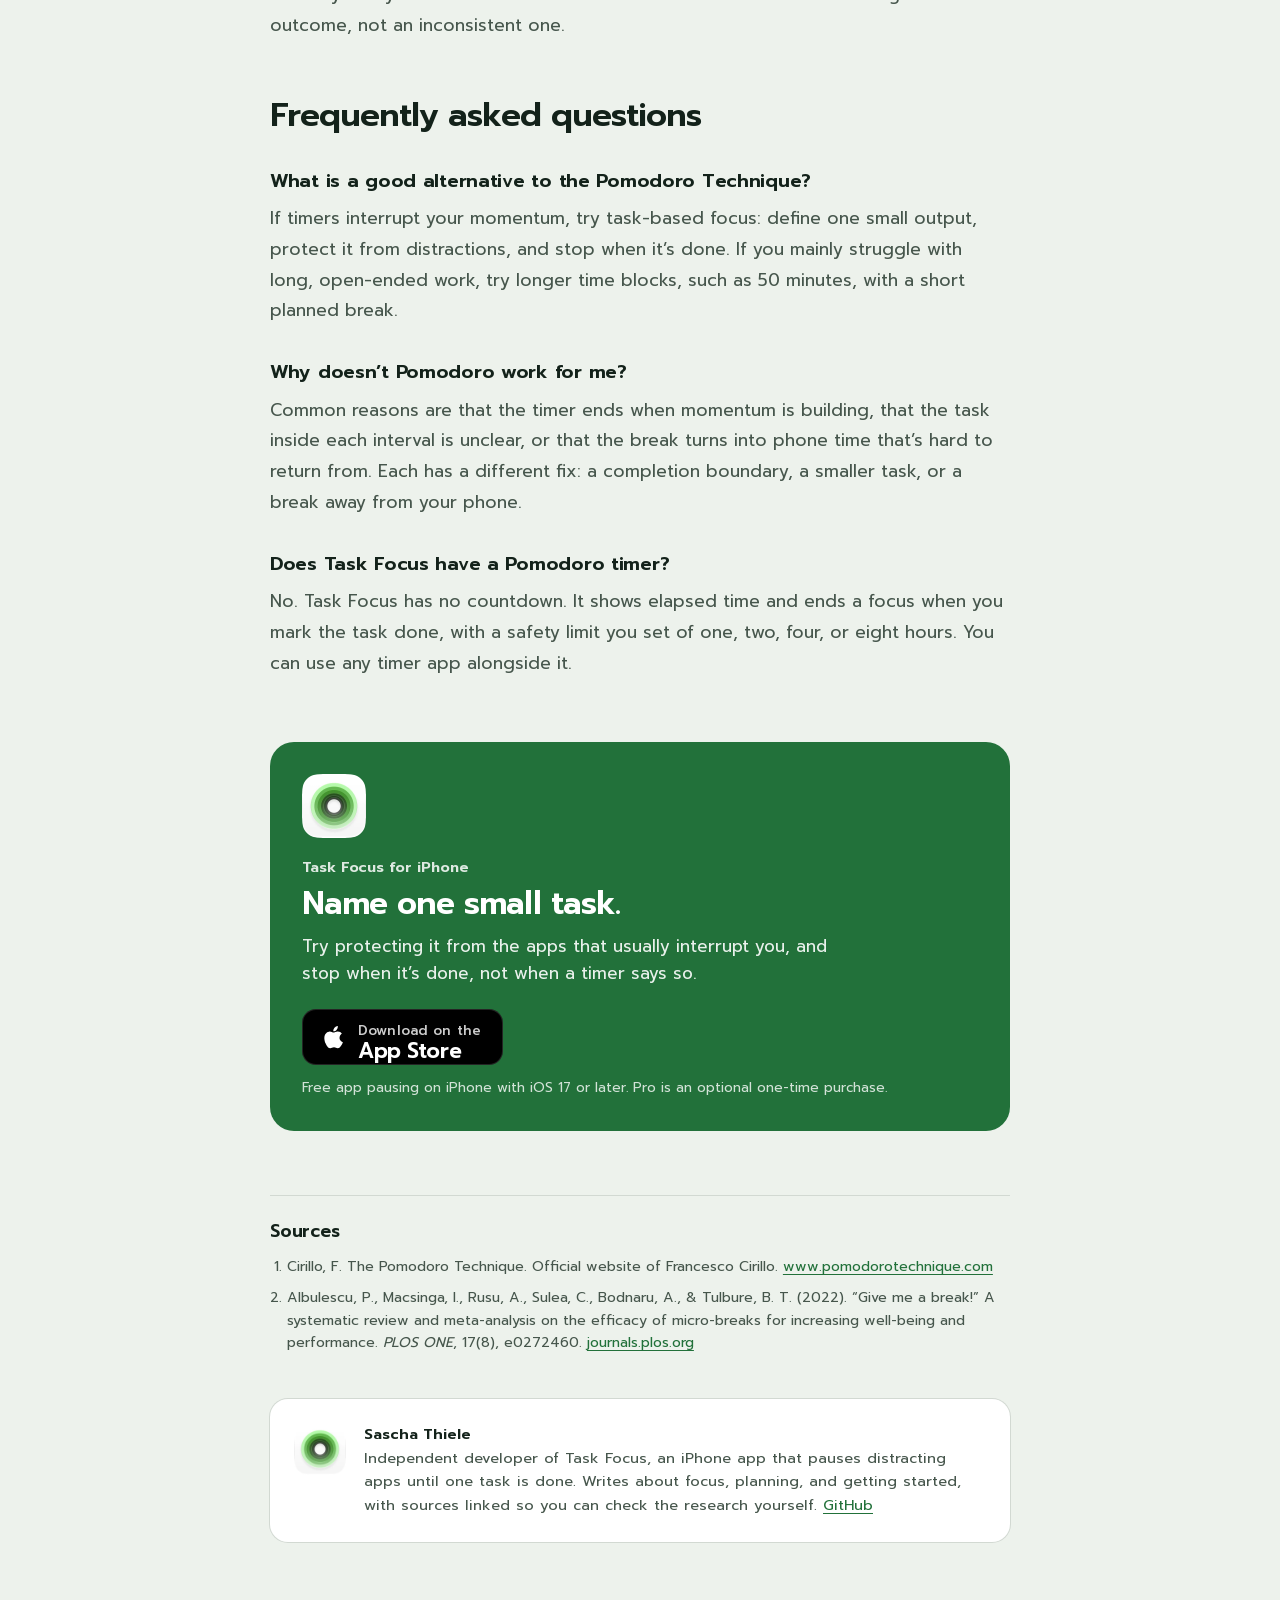
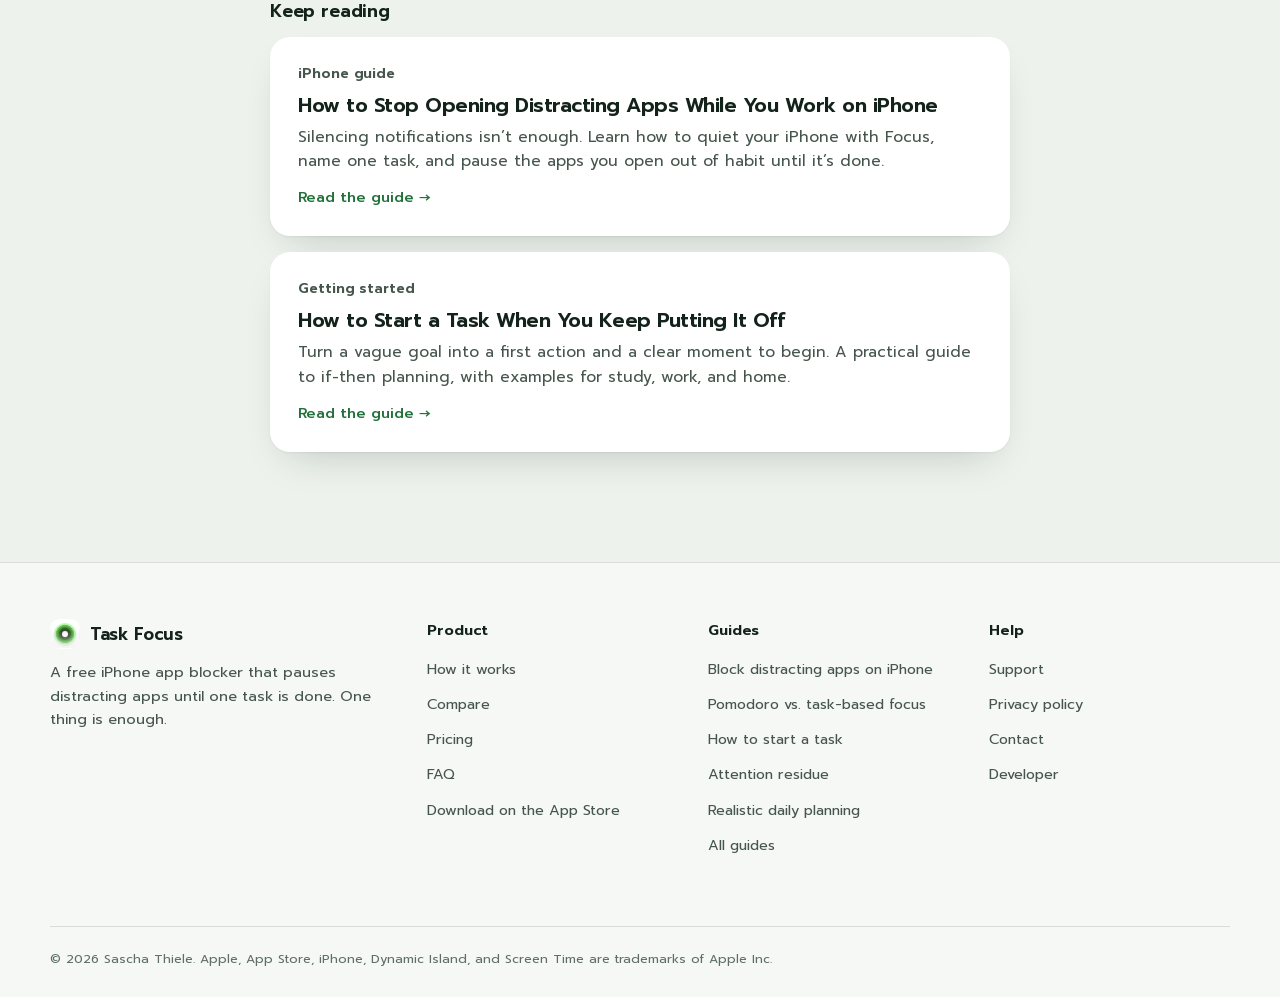
<file: blog/pomodoro-vs-task-based-focus/index.html>
<!doctype html>
<html lang="en">
<head>
  <meta charset="utf-8">
  <meta name="viewport" content="width=device-width, initial-scale=1">
  <meta name="theme-color" content="#edf2ec" media="(prefers-color-scheme: light)">
  <meta name="theme-color" content="#0c1611" media="(prefers-color-scheme: dark)">
  <title>Pomodoro vs. Task-Based Focus: How to Choose | Task Focus</title>
  <meta name="description" content="Pomodoro ends on the clock; task-based focus ends when the work is done. A fair comparison of both, with research on breaks and a simple way to choose.">
  <link rel="canonical" href="https://taskfocusapp.com/blog/pomodoro-vs-task-based-focus/">
  <meta name="robots" content="index, follow, max-image-preview:large, max-snippet:-1">
  <meta name="apple-itunes-app" content="app-id=6792549661">
  <meta property="og:site_name" content="Task Focus">
  <meta property="og:type" content="article">
  <meta property="og:title" content="Pomodoro vs. Task-Based Focus: How to Choose | Task Focus">
  <meta property="og:description" content="Pomodoro ends on the clock; task-based focus ends when the work is done. A fair comparison of both, with research on breaks and a simple way to choose.">
  <meta property="og:url" content="https://taskfocusapp.com/blog/pomodoro-vs-task-based-focus/">
  <meta property="og:image" content="https://taskfocusapp.com/assets/social-card.png">
  <meta property="og:image:width" content="1200">
  <meta property="og:image:height" content="630">
  <meta name="twitter:card" content="summary_large_image">
  <meta property="article:published_time" content="2026-10-12">
  <meta property="article:modified_time" content="2026-10-12">
  <meta property="article:author" content="Sascha Thiele">
  <meta property="article:section" content="Focus methods">
  <meta name="author" content="Sascha Thiele">
  <link rel="alternate" type="application/rss+xml" title="Task Focus blog" href="/blog/feed.xml">
  <link rel="alternate" type="text/markdown" title="Markdown version" href="https://taskfocusapp.com/blog/pomodoro-vs-task-based-focus/index.html.md">
  <link rel="icon" href="/assets/app-icon-32.png" type="image/png" sizes="32x32">
  <link rel="apple-touch-icon" href="/assets/app-icon-180.png">
  <link rel="manifest" href="/site.webmanifest">
  <link rel="preload" href="/assets/fonts/Prompt-Regular.woff2" as="font" type="font/woff2" crossorigin>
  <link rel="stylesheet" href="/styles.css">
  <script src="/script.js" defer></script>
  <script type="application/ld+json">
  {
    "@context": "https://schema.org",
    "@graph": [
      {
        "@type": "BlogPosting",
        "@id": "https://taskfocusapp.com/blog/pomodoro-vs-task-based-focus/#article",
        "headline": "Pomodoro or Task-Based Focus: How to Choose a Stopping Point",
        "description": "Pomodoro ends on the clock; task-based focus ends when the work is done. A fair comparison of both, with research on breaks and a simple way to choose.",
        "image": [
          "https://taskfocusapp.com/assets/social-card.png",
          "https://taskfocusapp.com/assets/blog/blog-focus-active.webp"
        ],
        "datePublished": "2026-10-12",
        "dateModified": "2026-10-12",
        "inLanguage": "en",
        "author": {
          "@type": "Person",
          "name": "Sascha Thiele",
          "url": "https://github.com/sthix",
          "jobTitle": "Developer of Task Focus"
        },
        "publisher": {
          "@type": "Organization",
          "@id": "https://taskfocusapp.com/#organization",
          "name": "Task Focus",
          "url": "https://taskfocusapp.com/",
          "logo": {
            "@type": "ImageObject",
            "url": "https://taskfocusapp.com/assets/app-icon-180.png",
            "width": 180,
            "height": 180
          }
        },
        "mainEntityOfPage": "https://taskfocusapp.com/blog/pomodoro-vs-task-based-focus/",
        "isPartOf": {
          "@type": "Blog",
          "@id": "https://taskfocusapp.com/blog/#blog",
          "name": "Task Focus Blog"
        },
        "articleSection": "Focus methods",
        "keywords": [
          "Pomodoro alternative",
          "focus without a timer",
          "Pomodoro not working",
          "task-based focus",
          "time blocking"
        ],
        "wordCount": 1264,
        "mentions": {
          "@type": "SoftwareApplication",
          "@id": "https://taskfocusapp.com/#app",
          "name": "Task Focus",
          "operatingSystem": "iOS 17 or later",
          "applicationCategory": "ProductivityApplication",
          "url": "https://taskfocusapp.com/",
          "installUrl": "https://apps.apple.com/app/id6792549661",
          "offers": {
            "@type": "Offer",
            "price": "0",
            "priceCurrency": "USD"
          }
        },
        "citation": [
          "https://www.pomodorotechnique.com/",
          "https://journals.plos.org/plosone/article?id=10.1371/journal.pone.0272460"
        ]
      },
      {
        "@type": "BreadcrumbList",
        "itemListElement": [
          {
            "@type": "ListItem",
            "position": 1,
            "name": "Home",
            "item": "https://taskfocusapp.com/"
          },
          {
            "@type": "ListItem",
            "position": 2,
            "name": "Blog",
            "item": "https://taskfocusapp.com/blog/"
          },
          {
            "@type": "ListItem",
            "position": 3,
            "name": "Pomodoro or Task-Based Focus: How to Choose a Stopping Point",
            "item": "https://taskfocusapp.com/blog/pomodoro-vs-task-based-focus/"
          }
        ]
      }
    ]
  }
  </script>
</head>
<body class="subpage">
  <a class="skip-link" href="#main">Skip to content</a>
  <header class="site-header" data-header>
    <div class="header-inner">
      <a class="brand" href="/" aria-label="Task Focus home"><picture><source srcset="/assets/app-icon-dark-96.webp" media="(prefers-color-scheme: dark)"><img src="/assets/app-icon-96.webp" alt="" width="34" height="34"></picture><span>Task Focus</span></a>
      <nav id="site-nav" class="site-nav" aria-label="Main navigation" data-nav>
        <a href="/#how-it-works">How it works</a>
        <a href="/#pricing">Pricing</a>
        <a href="/#faq">FAQ</a>
        <a href="/blog/" aria-current="page">Guides</a>
        <a href="/support.html">Support</a>
      </nav>
      <a class="nav-cta" href="https://apps.apple.com/app/apple-store/id6792549661?pt=128083530&amp;ct=web_blog_pomodoro&amp;mt=8"><svg viewBox="0 0 24 24" aria-hidden="true"><path d="M16.7 12.9c0-2.5 2-3.7 2.1-3.8a4.5 4.5 0 0 0-3.5-1.9c-1.5-.1-2.9.9-3.7.9-.7 0-1.9-.9-3.2-.9A4.7 4.7 0 0 0 4.5 9.6c-1.7 2.9-.4 7.2 1.2 9.6.8 1.2 1.8 2.5 3.1 2.4 1.2 0 1.7-.8 3.2-.8s1.9.8 3.2.8c1.3 0 2.2-1.2 3-2.4a10 10 0 0 0 1.4-2.8 4.1 4.1 0 0 1-2.9-3.5ZM14.3 5.7a4.2 4.2 0 0 0 1-3.1 4.3 4.3 0 0 0-2.9 1.5 4 4 0 0 0-1 3c1.1.1 2.2-.5 2.9-1.4Z"/></svg>Get the app</a>
      <button class="nav-toggle" type="button" aria-expanded="false" aria-controls="site-nav" data-nav-toggle><span></span><span></span><span class="sr-only">Open navigation</span></button>
    </div>
  </header>

  <main id="main" class="article-main">
    <nav class="breadcrumbs" aria-label="Breadcrumb"><ol><li><a href="/">Home</a></li><li><a href="/blog/">Blog</a></li><li aria-current="page">Focus methods</li></ol></nav>
    <article>
      <header class="article-hero">
        <p class="eyebrow">Focus methods</p>
        <h1>Pomodoro or Task-Based Focus: How to Choose a Stopping Point</h1>
        <p class="article-dek">One ends when the timer rings. The other ends when the work is done. Neither is better in general, but one probably fits the task in front of you.</p>
        <p class="article-meta"><span>By <strong>Sascha Thiele</strong></span><span>Published <time datetime="2026-10-12">October 12, 2026</time></span><span>5 min read</span></p>
      </header>

      <aside class="answer-box" aria-labelledby="short-answer">
        <h2 id="short-answer">The short answer</h2>
        <p>Use Pomodoro (a time boundary) for open-ended work without a natural finish line, or when fatigue is the main risk. Use task-based focus (a completion boundary) when you can name one small output and finish it in one sitting. Either way, take real breaks: research supports short rest, but not one magic ratio.</p>
      </aside>

      <div class="article-body">
<p>The timer goes off. You’re halfway through a sentence, and for the first time in an hour the work is actually moving. The technique says: stop, take your five minutes. So you pick up your phone, and twenty minutes later you’re trying to remember what the sentence was.</p>
<p>Or the opposite happens. You sit through a whole 25-minute block without getting anywhere, because the task was never clear, and the timer rewards you with a break for time spent rather than work done.</p>
<p>Neither means Pomodoro is broken. It means the stopping point didn’t fit the work. This guide compares two kinds of stopping points, and helps you pick the right one for the task in front of you.</p>

<h2 id="what-pomodoro-is">What the Pomodoro Technique actually is</h2>
<p>Pomodoro is often reduced to “25 minutes on, 5 minutes off.” Its creator, Francesco Cirillo, describes something broader: planning the day’s tasks, estimating effort, working in focused intervals, handling interruptions deliberately, taking real breaks, and reviewing how it went.<sup><a href="#source-1">1</a></sup> The timer is one tool inside that system.</p>
<p>That matters for a fair comparison. Many people who say “Pomodoro doesn’t work for me” only tried the alarm. Many people for whom it works well are getting a lot from the planning and the breaks.</p>

<h2 id="two-boundaries">Time boundaries and completion boundaries</h2>
<p>Every focus session ends somewhere. There are two basic ways to decide where.</p>
<ul>
  <li><strong>A time boundary</strong> ends the session when a set amount of time has passed. Pomodoro intervals, calendar blocks, and timed app blockers all work this way.</li>
  <li><strong>A completion boundary</strong> ends the session when a defined piece of work is done. “Send the outline,” “finish the problem set,” “reply to both emails.”</li>
</ul>
<p>Neither is better in general. They protect different things. A time boundary protects your energy and keeps open-ended work from swallowing the day. A completion boundary protects momentum and gives you a clear sense of being done.</p>
<div class="table-wrap">
  <table>
    <thead><tr><th scope="col"></th><th scope="col">Time boundary (Pomodoro)</th><th scope="col">Completion boundary (task-based)</th></tr></thead>
    <tbody>
      <tr><th scope="row">Session ends when</th><td>The timer rings</td><td>The task is done</td></tr>
      <tr><th scope="row">Works best for</th><td>Open-ended work, long days, tasks hard to define</td><td>Work you can name as one concrete output</td></tr>
      <tr><th scope="row">Common pitfall</th><td>Breaking off right when momentum builds</td><td>Choosing a task too big to finish in one sitting</td></tr>
      <tr><th scope="row">Built-in rest</th><td>Yes, scheduled</td><td>No, you have to plan it</td></tr>
      <tr><th scope="row">Sense of progress</th><td>Intervals completed</td><td>Outputs finished</td></tr>
    </tbody>
  </table>
</div>

<h2 id="when-pomodoro">When a timer is the better choice</h2>
<p>Reach for a time boundary when the work has no natural finish line. A literature review, a large refactor, exam revision across a whole subject, or exploratory design all keep expanding as you go. “Work on it for 50 minutes, then reassess” is often more honest than pretending you know where the end is.</p>
<p>Timers also help on long days where fatigue is the real risk. If you tend to work four hours straight and crash, scheduled breaks are a feature, not an interruption.</p>

<h2 id="when-task-based">When a completion boundary fits better</h2>
<p>Use a completion boundary when you can name the output and finish it in one sitting. Writing three paragraphs, sending an invoice, answering a set of practice questions, or fixing one bug all fit.</p>
<p>It also helps if the timer itself has become the distraction: if you watch the countdown, or treat the end of the interval as permission to stop thinking. Ending on “done” rather than on the clock means the break comes at a natural seam in the work, which makes it easier to come back.</p>

<h2 id="make-it-smaller">Big tasks need smaller finish lines</h2>
<p>The most common way a completion boundary fails is that the task is too large. “Work on my report” has no finish line, so a task-based session for it never ends, which is worse than a timer.</p>
<p>The fix is to break it into finishable pieces:</p>
<blockquote>“Work on my report” → “Write three bullet points for the outline.”</blockquote>
<p>Three bullets is small, specific, and obviously done or not done. When it’s finished, you stop, take a break, and choose the next piece. If you’re not sure how small to go, our guide to <a href="/blog/how-to-start-a-task/">starting a task you keep putting off</a> walks through it.</p>

<h2 id="rest">Task-based focus still needs rest</h2>
<p>One honest advantage of Pomodoro is that rest is built in. A completion-based routine doesn’t do that for you.</p>
<p>The research on short breaks supports taking them seriously, with some caveats. A 2022 meta-analysis of 22 samples found that “micro-breaks” of up to ten minutes gave small improvements in feeling energetic and less fatigued. Their effect on overall performance wasn’t statistically significant, and the studies didn’t settle on one ideal break length.<sup><a href="#source-2">2</a></sup> So there’s good reason to rest between pieces of work, and little reason to treat 25/5 as a magic ratio.</p>
<p>In practice: when you finish a task, stand up, get water, look at something far away. Then pick the next finish line.</p>

<h2 id="combine">You can combine them</h2>
<p>This isn’t either/or. Some people protect a task until it’s done and set a separate timer as a reminder to take a break if the work runs long. Others use Pomodoro intervals inside a larger task and stop the whole session when a deliverable is finished.</p>
<p>Task Focus takes the completion side. You name one task, choose the apps that pull you away, and they stay paused until you mark it done. There’s no countdown, just elapsed time counting up so you can see how long it’s been. Optional check-ins can nudge you at an interval you choose. If you like a timer for breaks, keep using one alongside it. Our guide to <a href="/blog/block-distracting-apps-iphone/">stopping distracting apps on iPhone</a> shows the full setup.</p>

<h2 id="test-it">How to choose for yourself</h2>
<p>Because no study has compared these two approaches head-to-head for your kind of work, the best evidence is your own. Try it for a week:</p>
<div class="try-box">
  <strong>A one-week comparison</strong>
  <ol>
    <li>Pick a type of work you do often, such as writing or studying.</li>
    <li>Do a few sessions with a timer and a few with a defined finish line.</li>
    <li>After each, note three things: what you produced, how tired you felt, and how easy it was to start again next time.</li>
  </ol>
</div>
<p>You may find you want different boundaries for different work. That’s a good outcome, not an inconsistent one.</p>

<h2 id="faq">Frequently asked questions</h2>
<h3>What is a good alternative to the Pomodoro Technique?</h3>
<p>If timers interrupt your momentum, try task-based focus: define one small output, protect it from distractions, and stop when it’s done. If you mainly struggle with long, open-ended work, try longer time blocks, such as 50 minutes, with a short planned break.</p>
<h3>Why doesn’t Pomodoro work for me?</h3>
<p>Common reasons are that the timer ends when momentum is building, that the task inside each interval is unclear, or that the break turns into phone time that’s hard to return from. Each has a different fix: a completion boundary, a smaller task, or a break away from your phone.</p>
<h3>Does Task Focus have a Pomodoro timer?</h3>
<p>No. Task Focus has no countdown. It shows elapsed time and ends a focus when you mark the task done, with a safety limit you set of one, two, four, or eight hours. You can use any timer app alongside it.</p>

      </div>

      <aside class="article-cta" aria-labelledby="cta-title">
        <picture><source srcset="/assets/app-icon-dark-256.webp" media="(prefers-color-scheme: dark)"><img src="/assets/app-icon-256.webp" class="icon"  alt="" width="76" height="76" loading="lazy"></picture>
        <p class="eyebrow">Task Focus for iPhone</p>
        <h2 id="cta-title">Name one small task.</h2>
        <p>Try protecting it from the apps that usually interrupt you, and stop when it’s done, not when a timer says so.</p>
        <a class="app-store-status" href="https://apps.apple.com/app/apple-store/id6792549661?pt=128083530&amp;ct=web_blog_pomodoro&amp;mt=8" aria-label="Download Task Focus on the App Store">
        <svg viewBox="0 0 24 24" aria-hidden="true"><path d="M16.7 12.9c0-2.5 2-3.7 2.1-3.8a4.5 4.5 0 0 0-3.5-1.9c-1.5-.1-2.9.9-3.7.9-.7 0-1.9-.9-3.2-.9A4.7 4.7 0 0 0 4.5 9.6c-1.7 2.9-.4 7.2 1.2 9.6.8 1.2 1.8 2.5 3.1 2.4 1.2 0 1.7-.8 3.2-.8s1.9.8 3.2.8c1.3 0 2.2-1.2 3-2.4a10 10 0 0 0 1.4-2.8 4.1 4.1 0 0 1-2.9-3.5ZM14.3 5.7a4.2 4.2 0 0 0 1-3.1 4.3 4.3 0 0 0-2.9 1.5 4 4 0 0 0-1 3c1.1.1 2.2-.5 2.9-1.4Z"/></svg>
        <span><small>Download on the</small>App Store</span>
      </a>
        <small>Free app pausing on iPhone with iOS 17 or later. Pro is an optional one-time purchase.</small>
      </aside>

      <section class="sources" aria-labelledby="sources-title">
        <h2 id="sources-title">Sources</h2>
        <ol>
        <li id="source-1">Cirillo, F. The Pomodoro Technique. Official website of Francesco Cirillo. <a href="https://www.pomodorotechnique.com/" rel="noopener">www.pomodorotechnique.com</a></li>
        <li id="source-2">Albulescu, P., Macsinga, I., Rusu, A., Sulea, C., Bodnaru, A., &amp; Tulbure, B. T. (2022). “Give me a break!” A systematic review and meta-analysis on the efficacy of micro-breaks for increasing well-being and performance. <em>PLOS ONE</em>, 17(8), e0272460. <a href="https://journals.plos.org/plosone/article?id=10.1371/journal.pone.0272460" rel="noopener">journals.plos.org</a></li>
        </ol>
      </section>

      <footer class="author-box">
        <picture><source srcset="/assets/app-icon-dark-256.webp" media="(prefers-color-scheme: dark)"><img src="/assets/app-icon-256.webp" alt="" width="52" height="52"></picture>
        <p><strong>Sascha Thiele</strong>Independent developer of Task Focus, an iPhone app that pauses distracting apps until one task is done. Writes about focus, planning, and getting started, with sources linked so you can check the research yourself. <a href="https://github.com/sthix" rel="me author">GitHub</a></p>
      </footer>
    </article>

    <section class="related" aria-labelledby="related-title">
      <h2 id="related-title">Keep reading</h2>
      <ul class="post-list">
        <li><a href="/blog/block-distracting-apps-iphone/"><p class="eyebrow">iPhone guide</p><h3>How to Stop Opening Distracting Apps While You Work on iPhone</h3><p>Silencing notifications isn’t enough. Learn how to quiet your iPhone with Focus, name one task, and pause the apps you open out of habit until it’s done.</p><span class="read-more">Read the guide <span aria-hidden="true">→</span></span></a></li>
        <li><a href="/blog/how-to-start-a-task/"><p class="eyebrow">Getting started</p><h3>How to Start a Task When You Keep Putting It Off</h3><p>Turn a vague goal into a first action and a clear moment to begin. A practical guide to if-then planning, with examples for study, work, and home.</p><span class="read-more">Read the guide <span aria-hidden="true">→</span></span></a></li>
      </ul>
    </section>
  </main>

  <footer class="site-footer">
    <div class="footer-inner">
      <div>
        <a class="brand footer-brand" href="/"><picture><source srcset="/assets/app-icon-dark-96.webp" media="(prefers-color-scheme: dark)"><img src="/assets/app-icon-96.webp" alt="" width="30" height="30"></picture><span>Task Focus</span></a>
        <p class="footer-tag">A free iPhone app blocker that pauses distracting apps until one task is done. One thing is enough.</p>
      </div>
      <nav class="footer-col" aria-label="Product"><p class="footer-title">Product</p><ul><li><a href="/#how-it-works">How it works</a></li><li><a href="/#compare">Compare</a></li><li><a href="/#pricing">Pricing</a></li><li><a href="/#faq">FAQ</a></li><li><a href="https://apps.apple.com/app/apple-store/id6792549661?pt=128083530&amp;ct=web_blog_pomodoro&amp;mt=8">Download on the App Store</a></li></ul></nav>
      <nav class="footer-col" aria-label="Guides"><p class="footer-title">Guides</p><ul><li><a href="/blog/block-distracting-apps-iphone/">Block distracting apps on iPhone</a></li><li><a href="/blog/pomodoro-vs-task-based-focus/">Pomodoro vs. task-based focus</a></li><li><a href="/blog/how-to-start-a-task/">How to start a task</a></li><li><a href="/blog/attention-residue-task-switching/">Attention residue</a></li><li><a href="/blog/realistic-daily-task-planning/">Realistic daily planning</a></li><li><a href="/blog/">All guides</a></li></ul></nav>
      <nav class="footer-col" aria-label="Help"><p class="footer-title">Help</p><ul><li><a href="/support.html">Support</a></li><li><a href="/privacy.html">Privacy policy</a></li><li><a href="mailto:sascha.thiele@pm.me?subject=Task%20Focus">Contact</a></li><li><a href="https://github.com/sthix" rel="me">Developer</a></li></ul></nav>
      <p class="footer-legal">© <span data-year>2026</span> Sascha Thiele. Apple, App Store, iPhone, Dynamic Island, and Screen Time are trademarks of Apple Inc.</p>
    </div>
  </footer>
</body>
</html>
</file>
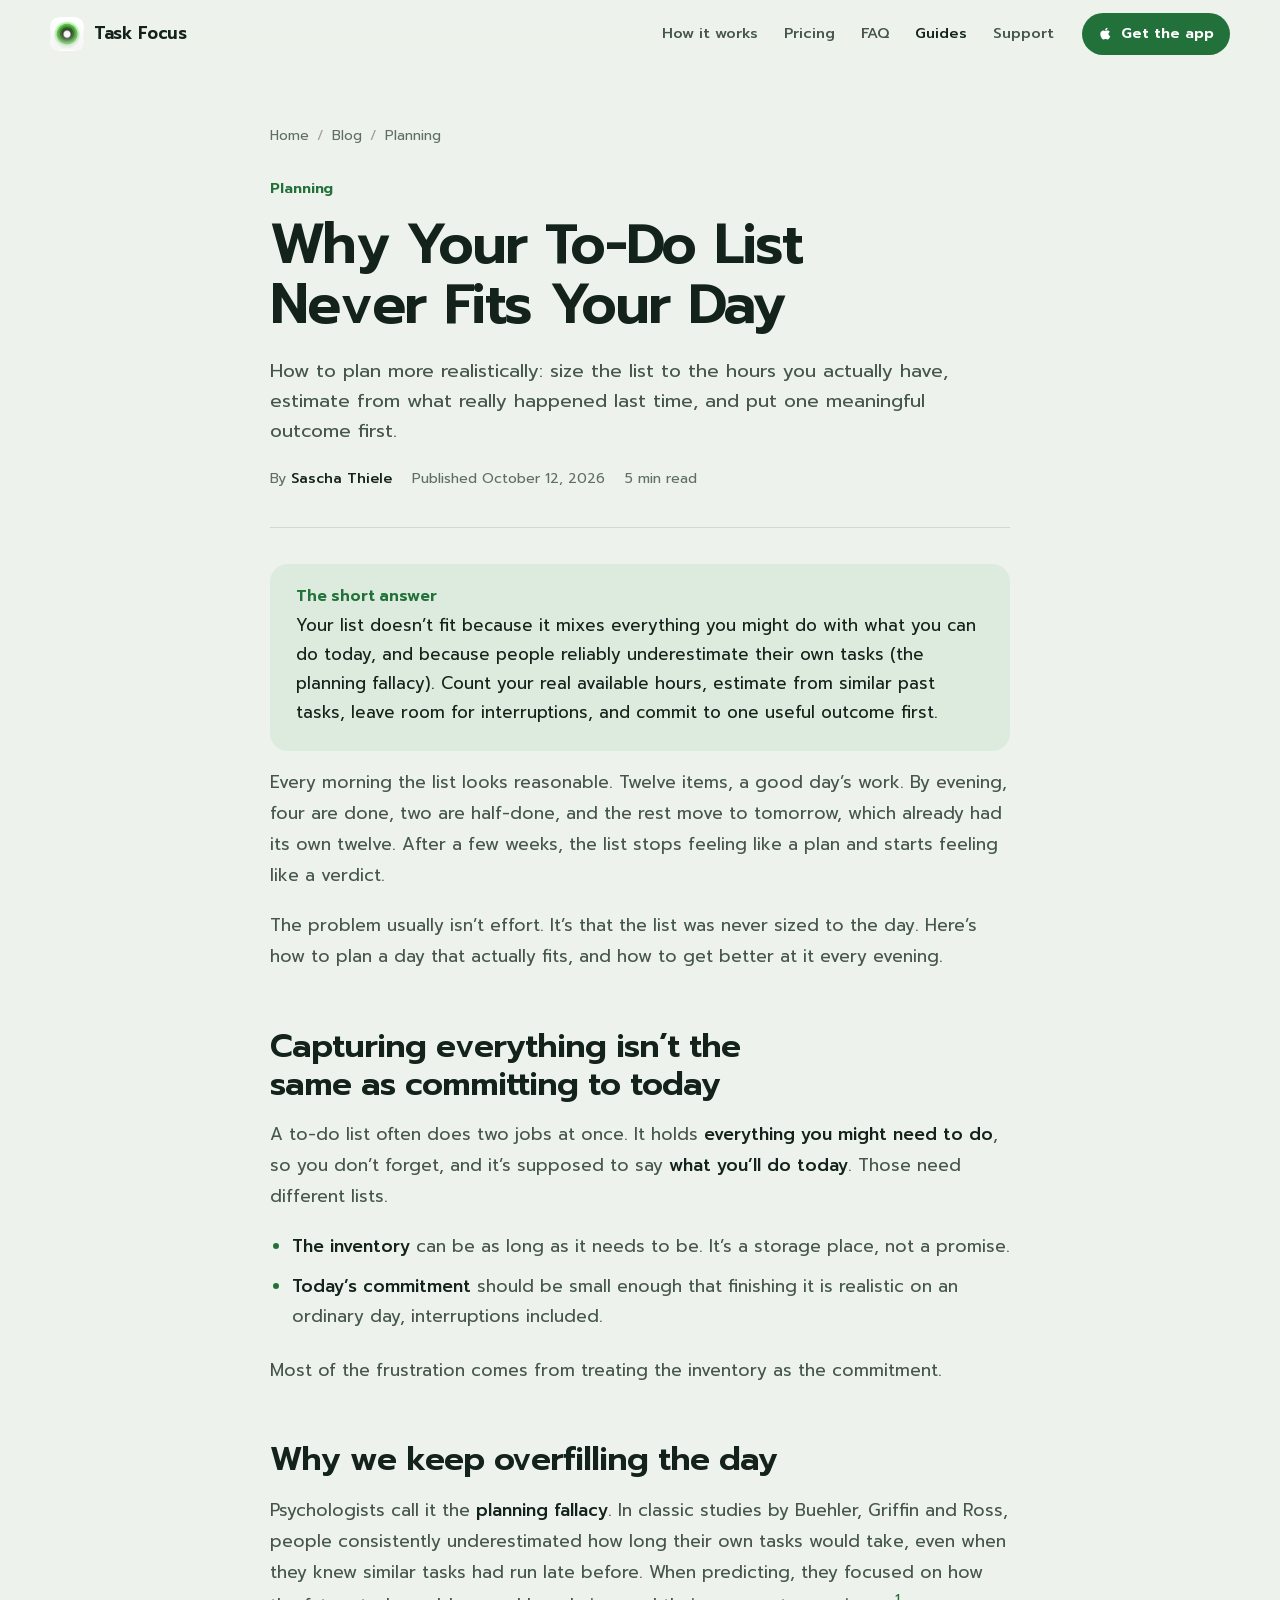
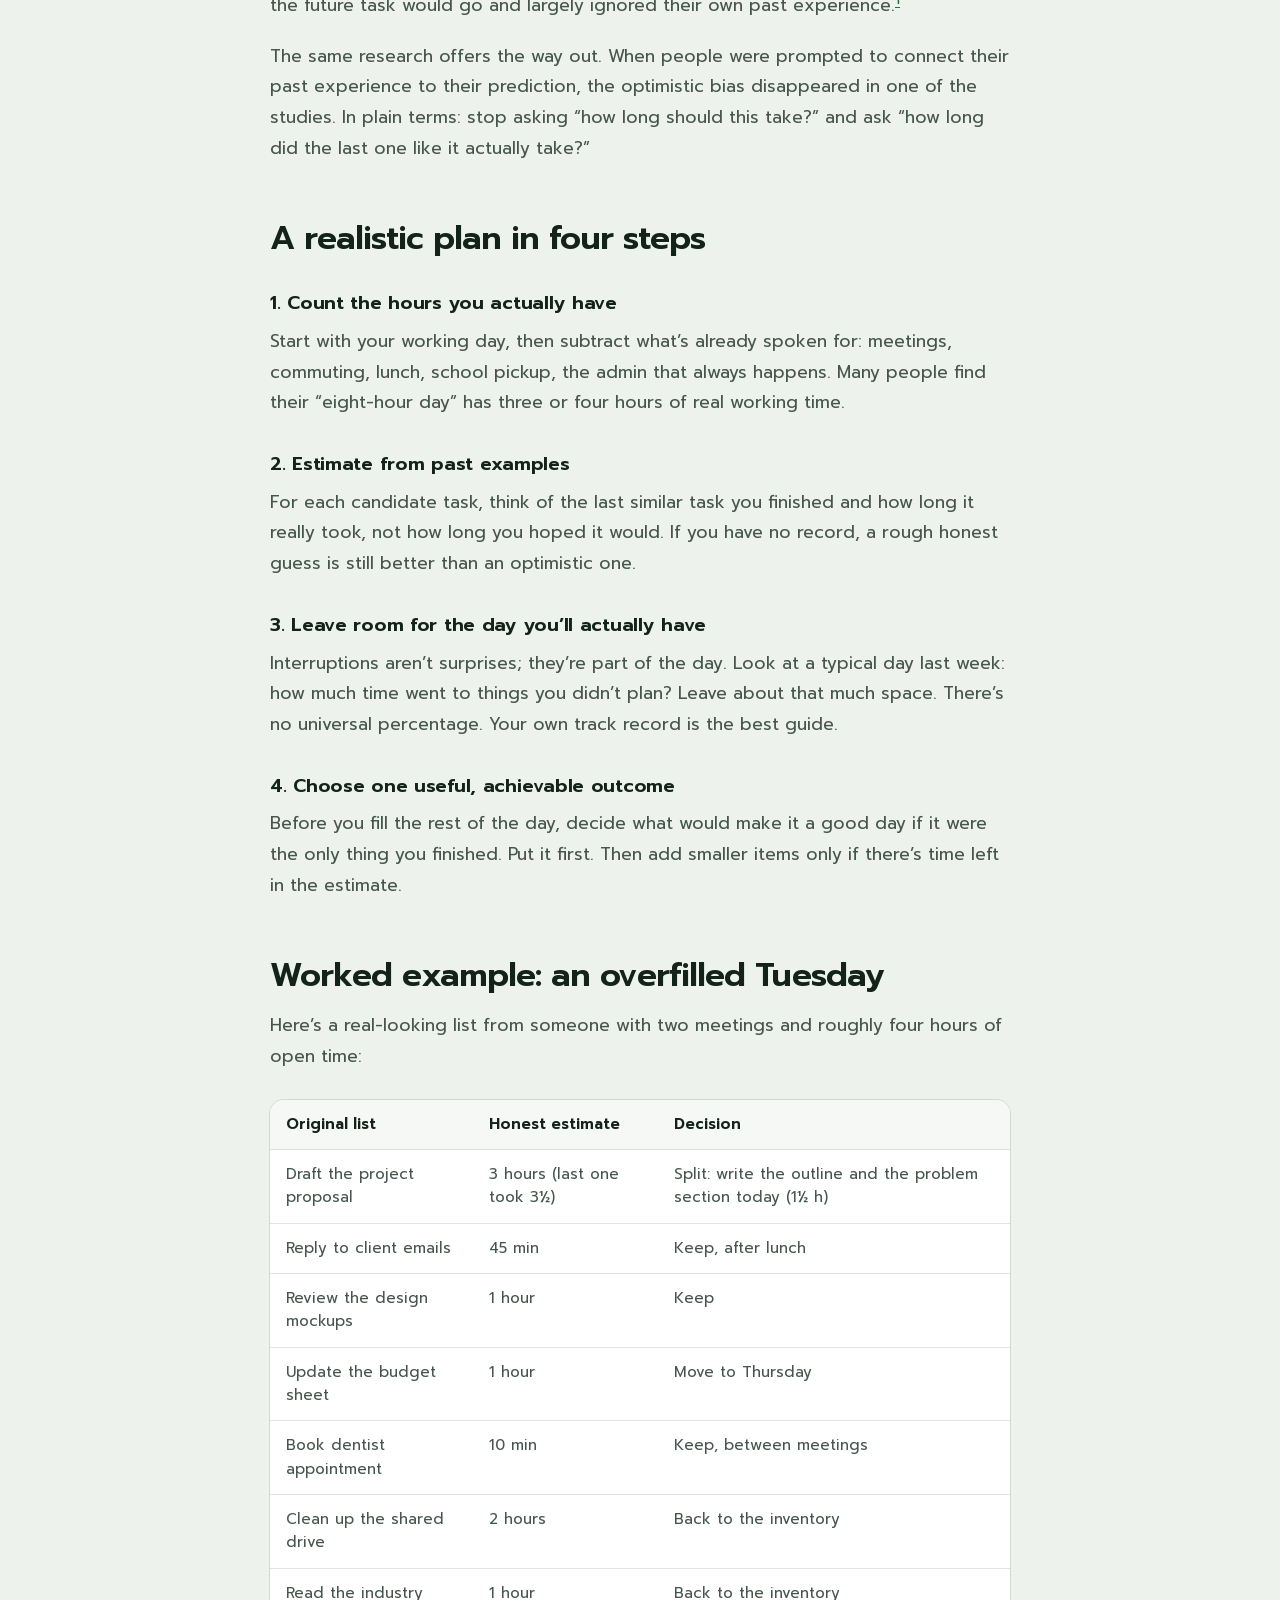
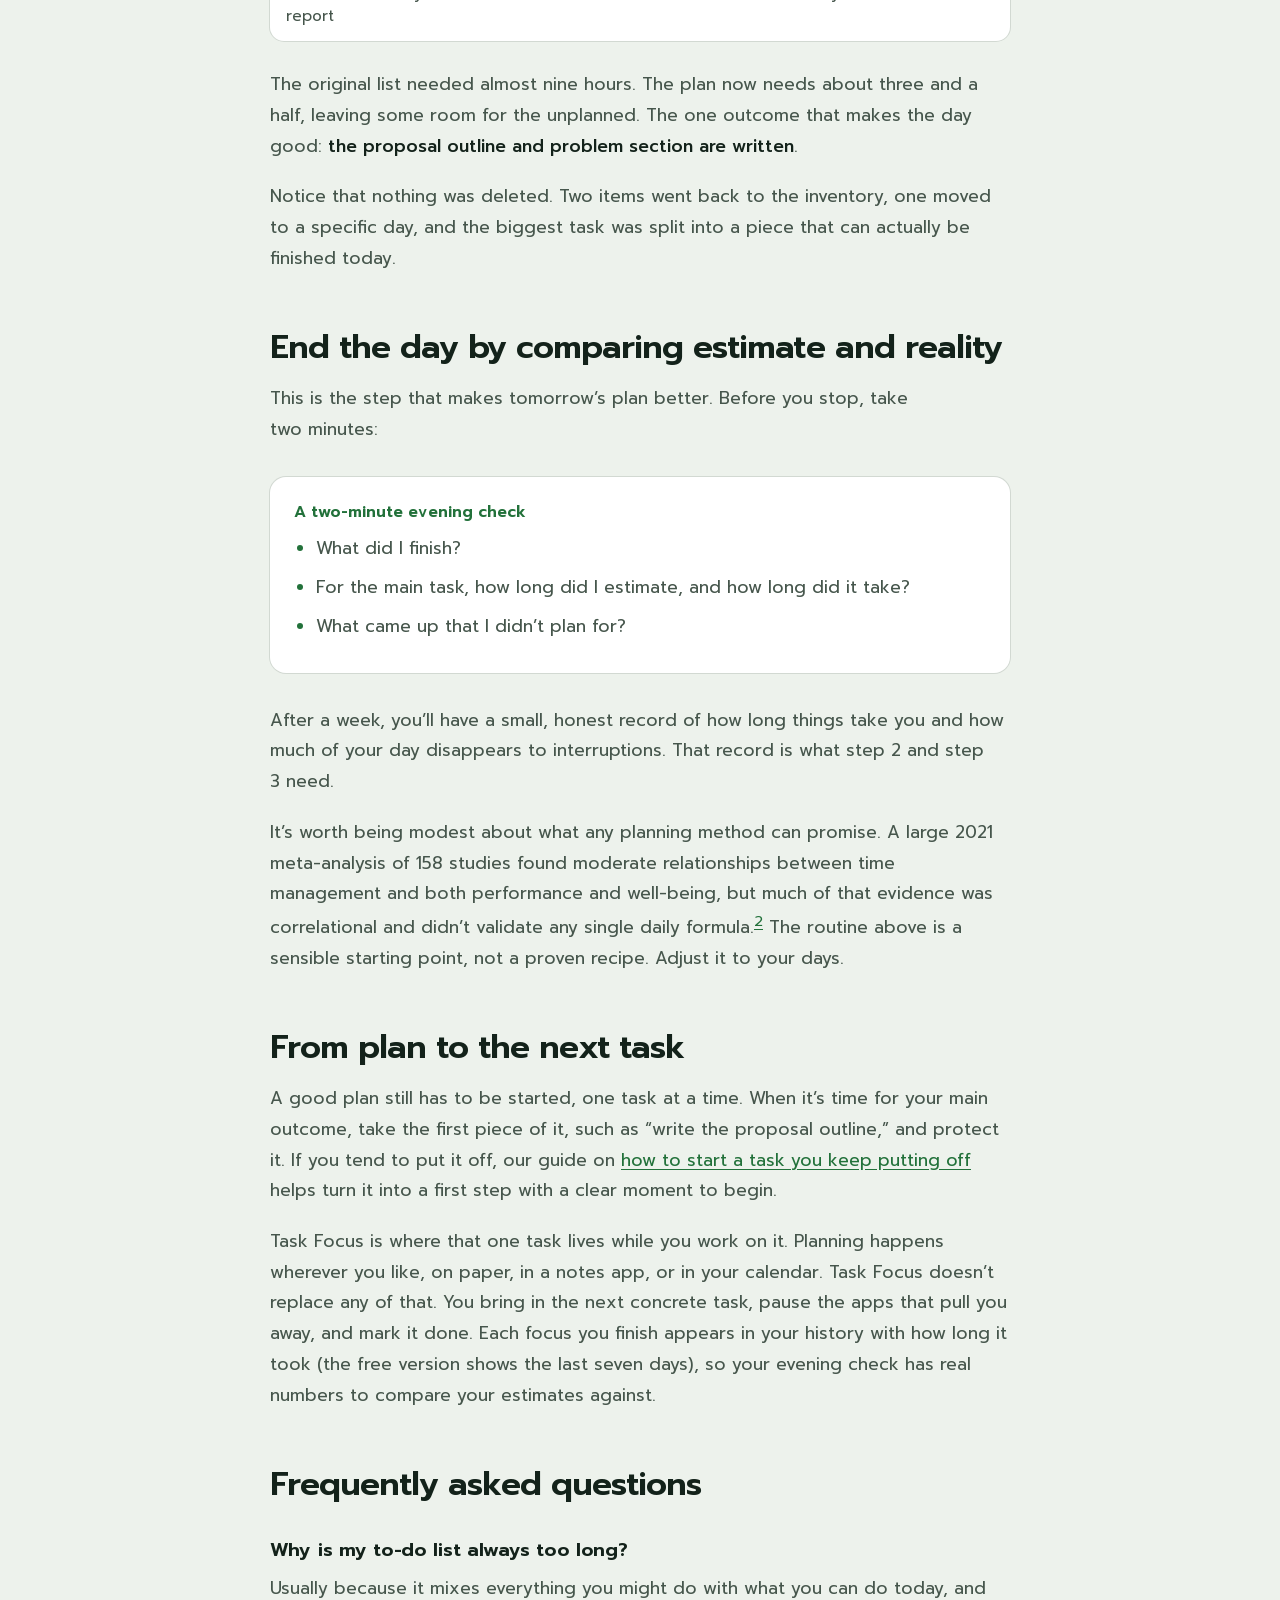
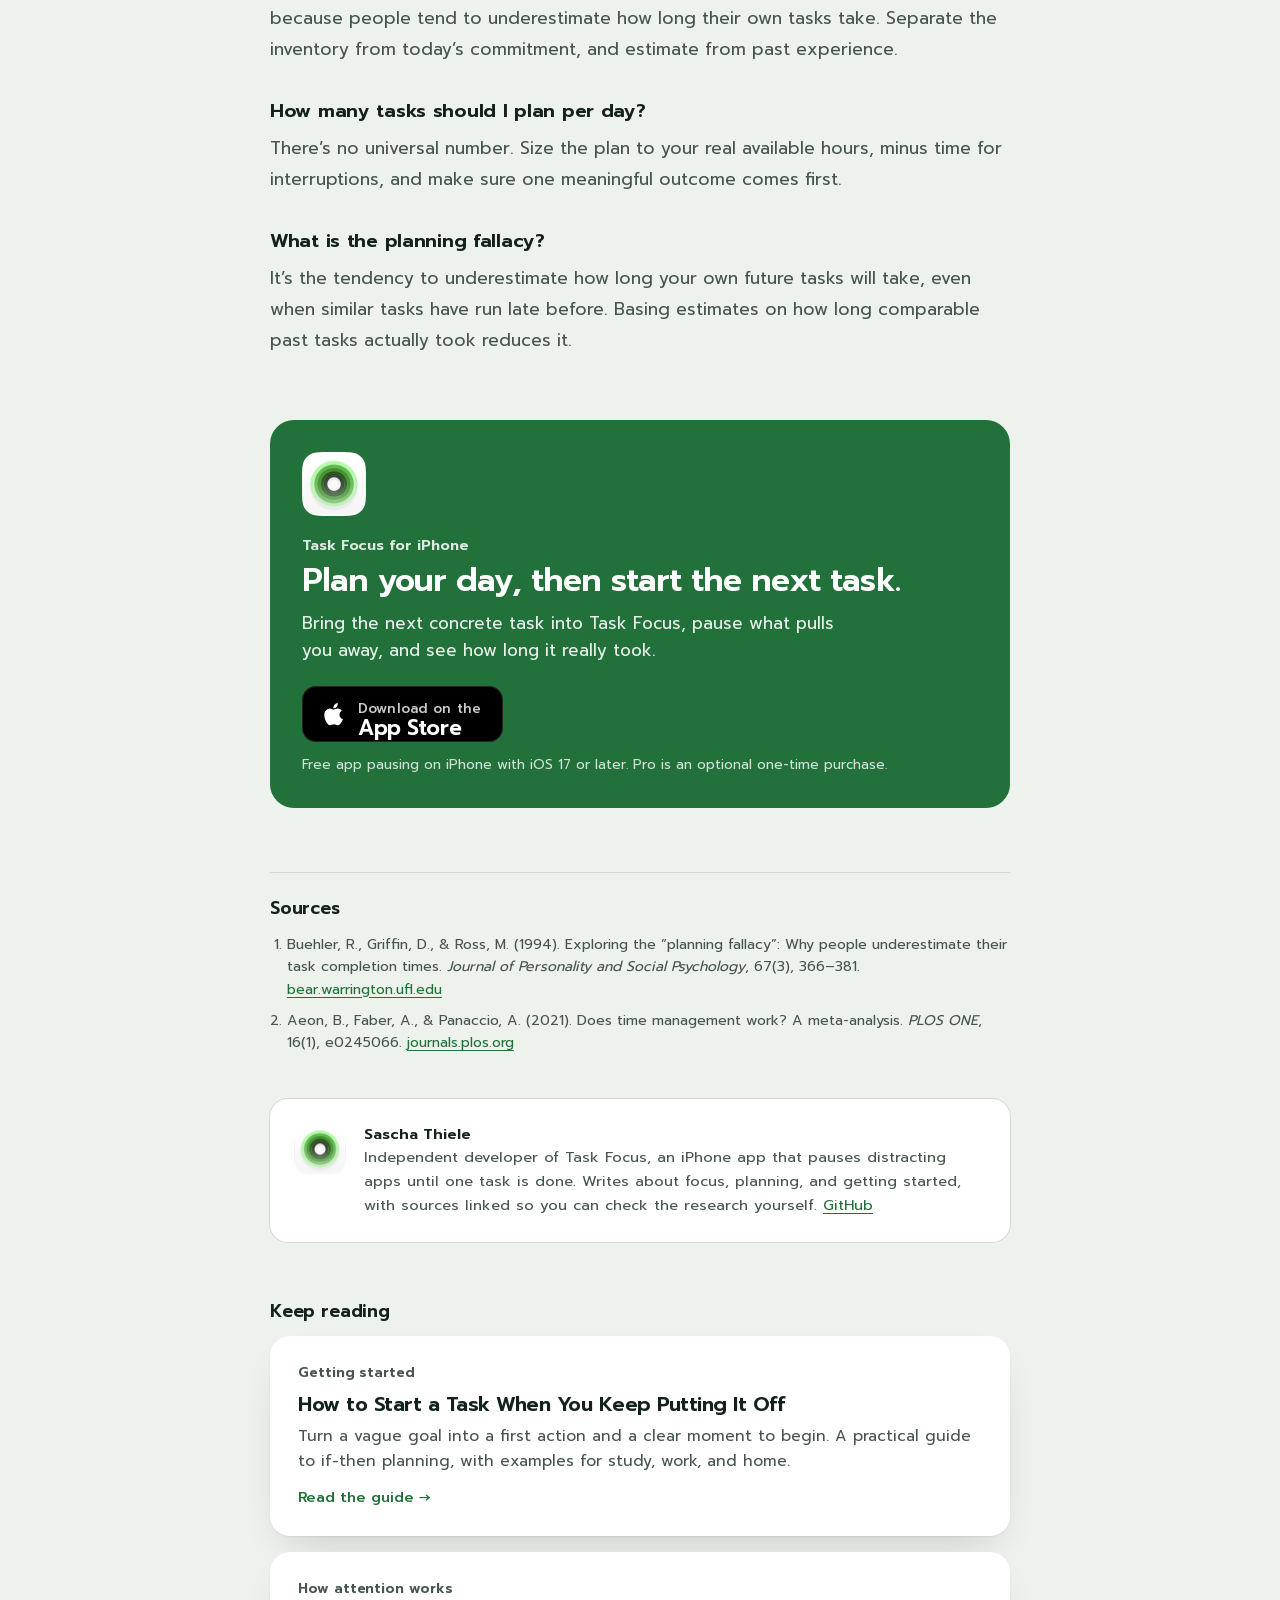
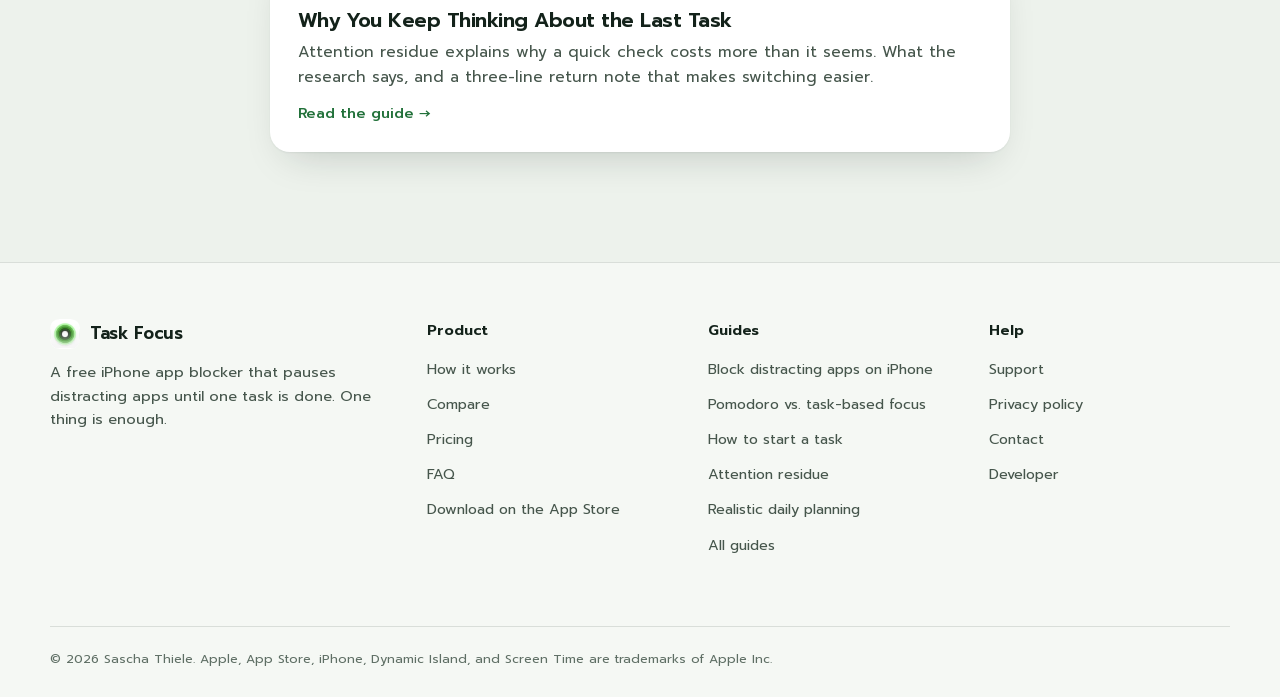
<file: blog/realistic-daily-task-planning/index.html>
<!doctype html>
<html lang="en">
<head>
  <meta charset="utf-8">
  <meta name="viewport" content="width=device-width, initial-scale=1">
  <meta name="theme-color" content="#edf2ec" media="(prefers-color-scheme: light)">
  <meta name="theme-color" content="#0c1611" media="(prefers-color-scheme: dark)">
  <title>Why Your To-Do List Never Fits Your Day | Task Focus</title>
  <meta name="description" content="Separate your task inventory from today’s commitment, estimate from past experience, and plan a day that fits. With a worked example and an evening check.">
  <link rel="canonical" href="https://taskfocusapp.com/blog/realistic-daily-task-planning/">
  <meta name="robots" content="index, follow, max-image-preview:large, max-snippet:-1">
  <meta name="apple-itunes-app" content="app-id=6792549661">
  <meta property="og:site_name" content="Task Focus">
  <meta property="og:type" content="article">
  <meta property="og:title" content="Why Your To-Do List Never Fits Your Day | Task Focus">
  <meta property="og:description" content="Separate your task inventory from today’s commitment, estimate from past experience, and plan a day that fits. With a worked example and an evening check.">
  <meta property="og:url" content="https://taskfocusapp.com/blog/realistic-daily-task-planning/">
  <meta property="og:image" content="https://taskfocusapp.com/assets/social-card.png">
  <meta property="og:image:width" content="1200">
  <meta property="og:image:height" content="630">
  <meta name="twitter:card" content="summary_large_image">
  <meta property="article:published_time" content="2026-10-12">
  <meta property="article:modified_time" content="2026-10-12">
  <meta property="article:author" content="Sascha Thiele">
  <meta property="article:section" content="Planning">
  <meta name="author" content="Sascha Thiele">
  <link rel="alternate" type="application/rss+xml" title="Task Focus blog" href="/blog/feed.xml">
  <link rel="alternate" type="text/markdown" title="Markdown version" href="https://taskfocusapp.com/blog/realistic-daily-task-planning/index.html.md">
  <link rel="icon" href="/assets/app-icon-32.png" type="image/png" sizes="32x32">
  <link rel="apple-touch-icon" href="/assets/app-icon-180.png">
  <link rel="manifest" href="/site.webmanifest">
  <link rel="preload" href="/assets/fonts/Prompt-Regular.woff2" as="font" type="font/woff2" crossorigin>
  <link rel="stylesheet" href="/styles.css">
  <script src="/script.js" defer></script>
  <script type="application/ld+json">
  {
    "@context": "https://schema.org",
    "@graph": [
      {
        "@type": "BlogPosting",
        "@id": "https://taskfocusapp.com/blog/realistic-daily-task-planning/#article",
        "headline": "Why Your To-Do List Never Fits Your Day",
        "description": "Separate your task inventory from today’s commitment, estimate from past experience, and plan a day that fits. With a worked example and an evening check.",
        "image": [
          "https://taskfocusapp.com/assets/social-card.png",
          "https://taskfocusapp.com/assets/blog/blog-name-the-task.webp"
        ],
        "datePublished": "2026-10-12",
        "dateModified": "2026-10-12",
        "inLanguage": "en",
        "author": {
          "@type": "Person",
          "name": "Sascha Thiele",
          "url": "https://github.com/sthix",
          "jobTitle": "Developer of Task Focus"
        },
        "publisher": {
          "@type": "Organization",
          "@id": "https://taskfocusapp.com/#organization",
          "name": "Task Focus",
          "url": "https://taskfocusapp.com/",
          "logo": {
            "@type": "ImageObject",
            "url": "https://taskfocusapp.com/assets/app-icon-180.png",
            "width": 180,
            "height": 180
          }
        },
        "mainEntityOfPage": "https://taskfocusapp.com/blog/realistic-daily-task-planning/",
        "isPartOf": {
          "@type": "Blog",
          "@id": "https://taskfocusapp.com/blog/#blog",
          "name": "Task Focus Blog"
        },
        "articleSection": "Planning",
        "keywords": [
          "to do list too long",
          "realistic daily planning",
          "planning fallacy",
          "daily planning routine",
          "time management"
        ],
        "wordCount": 1148,
        "mentions": {
          "@type": "SoftwareApplication",
          "@id": "https://taskfocusapp.com/#app",
          "name": "Task Focus",
          "operatingSystem": "iOS 17 or later",
          "applicationCategory": "ProductivityApplication",
          "url": "https://taskfocusapp.com/",
          "installUrl": "https://apps.apple.com/app/id6792549661",
          "offers": {
            "@type": "Offer",
            "price": "0",
            "priceCurrency": "USD"
          }
        },
        "citation": [
          "https://bear.warrington.ufl.edu/brenner/mar7588/Papers/buehler-et-al-1994.pdf",
          "https://journals.plos.org/plosone/article?id=10.1371/journal.pone.0245066"
        ]
      },
      {
        "@type": "BreadcrumbList",
        "itemListElement": [
          {
            "@type": "ListItem",
            "position": 1,
            "name": "Home",
            "item": "https://taskfocusapp.com/"
          },
          {
            "@type": "ListItem",
            "position": 2,
            "name": "Blog",
            "item": "https://taskfocusapp.com/blog/"
          },
          {
            "@type": "ListItem",
            "position": 3,
            "name": "Why Your To-Do List Never Fits Your Day",
            "item": "https://taskfocusapp.com/blog/realistic-daily-task-planning/"
          }
        ]
      }
    ]
  }
  </script>
</head>
<body class="subpage">
  <a class="skip-link" href="#main">Skip to content</a>
  <header class="site-header" data-header>
    <div class="header-inner">
      <a class="brand" href="/" aria-label="Task Focus home"><picture><source srcset="/assets/app-icon-dark-96.webp" media="(prefers-color-scheme: dark)"><img src="/assets/app-icon-96.webp" alt="" width="34" height="34"></picture><span>Task Focus</span></a>
      <nav id="site-nav" class="site-nav" aria-label="Main navigation" data-nav>
        <a href="/#how-it-works">How it works</a>
        <a href="/#pricing">Pricing</a>
        <a href="/#faq">FAQ</a>
        <a href="/blog/" aria-current="page">Guides</a>
        <a href="/support.html">Support</a>
      </nav>
      <a class="nav-cta" href="https://apps.apple.com/app/apple-store/id6792549661?pt=128083530&amp;ct=web_blog_daily_plan&amp;mt=8"><svg viewBox="0 0 24 24" aria-hidden="true"><path d="M16.7 12.9c0-2.5 2-3.7 2.1-3.8a4.5 4.5 0 0 0-3.5-1.9c-1.5-.1-2.9.9-3.7.9-.7 0-1.9-.9-3.2-.9A4.7 4.7 0 0 0 4.5 9.6c-1.7 2.9-.4 7.2 1.2 9.6.8 1.2 1.8 2.5 3.1 2.4 1.2 0 1.7-.8 3.2-.8s1.9.8 3.2.8c1.3 0 2.2-1.2 3-2.4a10 10 0 0 0 1.4-2.8 4.1 4.1 0 0 1-2.9-3.5ZM14.3 5.7a4.2 4.2 0 0 0 1-3.1 4.3 4.3 0 0 0-2.9 1.5 4 4 0 0 0-1 3c1.1.1 2.2-.5 2.9-1.4Z"/></svg>Get the app</a>
      <button class="nav-toggle" type="button" aria-expanded="false" aria-controls="site-nav" data-nav-toggle><span></span><span></span><span class="sr-only">Open navigation</span></button>
    </div>
  </header>

  <main id="main" class="article-main">
    <nav class="breadcrumbs" aria-label="Breadcrumb"><ol><li><a href="/">Home</a></li><li><a href="/blog/">Blog</a></li><li aria-current="page">Planning</li></ol></nav>
    <article>
      <header class="article-hero">
        <p class="eyebrow">Planning</p>
        <h1>Why Your To-Do List Never Fits Your Day</h1>
        <p class="article-dek">How to plan more realistically: size the list to the hours you actually have, estimate from what really happened last time, and put one meaningful outcome first.</p>
        <p class="article-meta"><span>By <strong>Sascha Thiele</strong></span><span>Published <time datetime="2026-10-12">October 12, 2026</time></span><span>5 min read</span></p>
      </header>

      <aside class="answer-box" aria-labelledby="short-answer">
        <h2 id="short-answer">The short answer</h2>
        <p>Your list doesn’t fit because it mixes everything you might do with what you can do today, and because people reliably underestimate their own tasks (the planning fallacy). Count your real available hours, estimate from similar past tasks, leave room for interruptions, and commit to one useful outcome first.</p>
      </aside>

      <div class="article-body">
<p>Every morning the list looks reasonable. Twelve items, a good day’s work. By evening, four are done, two are half-done, and the rest move to tomorrow, which already had its own twelve. After a few weeks, the list stops feeling like a plan and starts feeling like a verdict.</p>
<p>The problem usually isn’t effort. It’s that the list was never sized to the day. Here’s how to plan a day that actually fits, and how to get better at it every evening.</p>

<h2 id="capture-vs-commit">Capturing everything isn’t the same as committing to today</h2>
<p>A to-do list often does two jobs at once. It holds <strong>everything you might need to do</strong>, so you don’t forget, and it’s supposed to say <strong>what you’ll do today</strong>. Those need different lists.</p>
<ul>
  <li><strong>The inventory</strong> can be as long as it needs to be. It’s a storage place, not a promise.</li>
  <li><strong>Today’s commitment</strong> should be small enough that finishing it is realistic on an ordinary day, interruptions included.</li>
</ul>
<p>Most of the frustration comes from treating the inventory as the commitment.</p>

<h2 id="planning-fallacy">Why we keep overfilling the day</h2>
<p>Psychologists call it the <strong>planning fallacy</strong>. In classic studies by Buehler, Griffin and Ross, people consistently underestimated how long their own tasks would take, even when they knew similar tasks had run late before. When predicting, they focused on how the future task would go and largely ignored their own past experience.<sup><a href="#source-1">1</a></sup></p>
<p>The same research offers the way out. When people were prompted to connect their past experience to their prediction, the optimistic bias disappeared in one of the studies. In plain terms: stop asking “how long should this take?” and ask “how long did the last one like it actually take?”</p>

<h2 id="four-steps">A realistic plan in four steps</h2>
<h3>1. Count the hours you actually have</h3>
<p>Start with your working day, then subtract what’s already spoken for: meetings, commuting, lunch, school pickup, the admin that always happens. Many people find their “eight-hour day” has three or four hours of real working time.</p>
<h3>2. Estimate from past examples</h3>
<p>For each candidate task, think of the last similar task you finished and how long it really took, not how long you hoped it would. If you have no record, a rough honest guess is still better than an optimistic one.</p>
<h3>3. Leave room for the day you’ll actually have</h3>
<p>Interruptions aren’t surprises; they’re part of the day. Look at a typical day last week: how much time went to things you didn’t plan? Leave about that much space. There’s no universal percentage. Your own track record is the best guide.</p>
<h3>4. Choose one useful, achievable outcome</h3>
<p>Before you fill the rest of the day, decide what would make it a good day if it were the only thing you finished. Put it first. Then add smaller items only if there’s time left in the estimate.</p>

<h2 id="example">Worked example: an overfilled Tuesday</h2>
<p>Here’s a real-looking list from someone with two meetings and roughly four hours of open time:</p>
<div class="table-wrap">
  <table>
    <thead><tr><th scope="col">Original list</th><th scope="col">Honest estimate</th><th scope="col">Decision</th></tr></thead>
    <tbody>
      <tr><td>Draft the project proposal</td><td>3 hours (last one took 3½)</td><td>Split: write the outline and the problem section today (1½ h)</td></tr>
      <tr><td>Reply to client emails</td><td>45 min</td><td>Keep, after lunch</td></tr>
      <tr><td>Review the design mockups</td><td>1 hour</td><td>Keep</td></tr>
      <tr><td>Update the budget sheet</td><td>1 hour</td><td>Move to Thursday</td></tr>
      <tr><td>Book dentist appointment</td><td>10 min</td><td>Keep, between meetings</td></tr>
      <tr><td>Clean up the shared drive</td><td>2 hours</td><td>Back to the inventory</td></tr>
      <tr><td>Read the industry report</td><td>1 hour</td><td>Back to the inventory</td></tr>
    </tbody>
  </table>
</div>
<p>The original list needed almost nine hours. The plan now needs about three and a half, leaving some room for the unplanned. The one outcome that makes the day good: <strong>the proposal outline and problem section are written</strong>.</p>
<p>Notice that nothing was deleted. Two items went back to the inventory, one moved to a specific day, and the biggest task was split into a piece that can actually be finished today.</p>

<h2 id="evening-review">End the day by comparing estimate and reality</h2>
<p>This is the step that makes tomorrow’s plan better. Before you stop, take two minutes:</p>
<div class="try-box">
  <strong>A two-minute evening check</strong>
  <ul>
    <li>What did I finish?</li>
    <li>For the main task, how long did I estimate, and how long did it take?</li>
    <li>What came up that I didn’t plan for?</li>
  </ul>
</div>
<p>After a week, you’ll have a small, honest record of how long things take you and how much of your day disappears to interruptions. That record is what step 2 and step 3 need.</p>
<p>It’s worth being modest about what any planning method can promise. A large 2021 meta-analysis of 158 studies found moderate relationships between time management and both performance and well-being, but much of that evidence was correlational and didn’t validate any single daily formula.<sup><a href="#source-2">2</a></sup> The routine above is a sensible starting point, not a proven recipe. Adjust it to your days.</p>

<h2 id="next-task">From plan to the next task</h2>
<p>A good plan still has to be started, one task at a time. When it’s time for your main outcome, take the first piece of it, such as “write the proposal outline,” and protect it. If you tend to put it off, our guide on <a href="/blog/how-to-start-a-task/">how to start a task you keep putting off</a> helps turn it into a first step with a clear moment to begin.</p>
<p>Task Focus is where that one task lives while you work on it. Planning happens wherever you like, on paper, in a notes app, or in your calendar. Task Focus doesn’t replace any of that. You bring in the next concrete task, pause the apps that pull you away, and mark it done. Each focus you finish appears in your history with how long it took (the free version shows the last seven days), so your evening check has real numbers to compare your estimates against.</p>

<h2 id="faq">Frequently asked questions</h2>
<h3>Why is my to-do list always too long?</h3>
<p>Usually because it mixes everything you might do with what you can do today, and because people tend to underestimate how long their own tasks take. Separate the inventory from today’s commitment, and estimate from past experience.</p>
<h3>How many tasks should I plan per day?</h3>
<p>There’s no universal number. Size the plan to your real available hours, minus time for interruptions, and make sure one meaningful outcome comes first.</p>
<h3>What is the planning fallacy?</h3>
<p>It’s the tendency to underestimate how long your own future tasks will take, even when similar tasks have run late before. Basing estimates on how long comparable past tasks actually took reduces it.</p>

      </div>

      <aside class="article-cta" aria-labelledby="cta-title">
        <picture><source srcset="/assets/app-icon-dark-256.webp" media="(prefers-color-scheme: dark)"><img src="/assets/app-icon-256.webp" class="icon"  alt="" width="76" height="76" loading="lazy"></picture>
        <p class="eyebrow">Task Focus for iPhone</p>
        <h2 id="cta-title">Plan your day, then start the next task.</h2>
        <p>Bring the next concrete task into Task Focus, pause what pulls you away, and see how long it really took.</p>
        <a class="app-store-status" href="https://apps.apple.com/app/apple-store/id6792549661?pt=128083530&amp;ct=web_blog_daily_plan&amp;mt=8" aria-label="Download Task Focus on the App Store">
        <svg viewBox="0 0 24 24" aria-hidden="true"><path d="M16.7 12.9c0-2.5 2-3.7 2.1-3.8a4.5 4.5 0 0 0-3.5-1.9c-1.5-.1-2.9.9-3.7.9-.7 0-1.9-.9-3.2-.9A4.7 4.7 0 0 0 4.5 9.6c-1.7 2.9-.4 7.2 1.2 9.6.8 1.2 1.8 2.5 3.1 2.4 1.2 0 1.7-.8 3.2-.8s1.9.8 3.2.8c1.3 0 2.2-1.2 3-2.4a10 10 0 0 0 1.4-2.8 4.1 4.1 0 0 1-2.9-3.5ZM14.3 5.7a4.2 4.2 0 0 0 1-3.1 4.3 4.3 0 0 0-2.9 1.5 4 4 0 0 0-1 3c1.1.1 2.2-.5 2.9-1.4Z"/></svg>
        <span><small>Download on the</small>App Store</span>
      </a>
        <small>Free app pausing on iPhone with iOS 17 or later. Pro is an optional one-time purchase.</small>
      </aside>

      <section class="sources" aria-labelledby="sources-title">
        <h2 id="sources-title">Sources</h2>
        <ol>
        <li id="source-1">Buehler, R., Griffin, D., &amp; Ross, M. (1994). Exploring the “planning fallacy”: Why people underestimate their task completion times. <em>Journal of Personality and Social Psychology</em>, 67(3), 366–381. <a href="https://bear.warrington.ufl.edu/brenner/mar7588/Papers/buehler-et-al-1994.pdf" rel="noopener">bear.warrington.ufl.edu</a></li>
        <li id="source-2">Aeon, B., Faber, A., &amp; Panaccio, A. (2021). Does time management work? A meta-analysis. <em>PLOS ONE</em>, 16(1), e0245066. <a href="https://journals.plos.org/plosone/article?id=10.1371/journal.pone.0245066" rel="noopener">journals.plos.org</a></li>
        </ol>
      </section>

      <footer class="author-box">
        <picture><source srcset="/assets/app-icon-dark-256.webp" media="(prefers-color-scheme: dark)"><img src="/assets/app-icon-256.webp" alt="" width="52" height="52"></picture>
        <p><strong>Sascha Thiele</strong>Independent developer of Task Focus, an iPhone app that pauses distracting apps until one task is done. Writes about focus, planning, and getting started, with sources linked so you can check the research yourself. <a href="https://github.com/sthix" rel="me author">GitHub</a></p>
      </footer>
    </article>

    <section class="related" aria-labelledby="related-title">
      <h2 id="related-title">Keep reading</h2>
      <ul class="post-list">
        <li><a href="/blog/how-to-start-a-task/"><p class="eyebrow">Getting started</p><h3>How to Start a Task When You Keep Putting It Off</h3><p>Turn a vague goal into a first action and a clear moment to begin. A practical guide to if-then planning, with examples for study, work, and home.</p><span class="read-more">Read the guide <span aria-hidden="true">→</span></span></a></li>
        <li><a href="/blog/attention-residue-task-switching/"><p class="eyebrow">How attention works</p><h3>Why You Keep Thinking About the Last Task</h3><p>Attention residue explains why a quick check costs more than it seems. What the research says, and a three-line return note that makes switching easier.</p><span class="read-more">Read the guide <span aria-hidden="true">→</span></span></a></li>
      </ul>
    </section>
  </main>

  <footer class="site-footer">
    <div class="footer-inner">
      <div>
        <a class="brand footer-brand" href="/"><picture><source srcset="/assets/app-icon-dark-96.webp" media="(prefers-color-scheme: dark)"><img src="/assets/app-icon-96.webp" alt="" width="30" height="30"></picture><span>Task Focus</span></a>
        <p class="footer-tag">A free iPhone app blocker that pauses distracting apps until one task is done. One thing is enough.</p>
      </div>
      <nav class="footer-col" aria-label="Product"><p class="footer-title">Product</p><ul><li><a href="/#how-it-works">How it works</a></li><li><a href="/#compare">Compare</a></li><li><a href="/#pricing">Pricing</a></li><li><a href="/#faq">FAQ</a></li><li><a href="https://apps.apple.com/app/apple-store/id6792549661?pt=128083530&amp;ct=web_blog_daily_plan&amp;mt=8">Download on the App Store</a></li></ul></nav>
      <nav class="footer-col" aria-label="Guides"><p class="footer-title">Guides</p><ul><li><a href="/blog/block-distracting-apps-iphone/">Block distracting apps on iPhone</a></li><li><a href="/blog/pomodoro-vs-task-based-focus/">Pomodoro vs. task-based focus</a></li><li><a href="/blog/how-to-start-a-task/">How to start a task</a></li><li><a href="/blog/attention-residue-task-switching/">Attention residue</a></li><li><a href="/blog/realistic-daily-task-planning/">Realistic daily planning</a></li><li><a href="/blog/">All guides</a></li></ul></nav>
      <nav class="footer-col" aria-label="Help"><p class="footer-title">Help</p><ul><li><a href="/support.html">Support</a></li><li><a href="/privacy.html">Privacy policy</a></li><li><a href="mailto:sascha.thiele@pm.me?subject=Task%20Focus">Contact</a></li><li><a href="https://github.com/sthix" rel="me">Developer</a></li></ul></nav>
      <p class="footer-legal">© <span data-year>2026</span> Sascha Thiele. Apple, App Store, iPhone, Dynamic Island, and Screen Time are trademarks of Apple Inc.</p>
    </div>
  </footer>
</body>
</html>
</file>
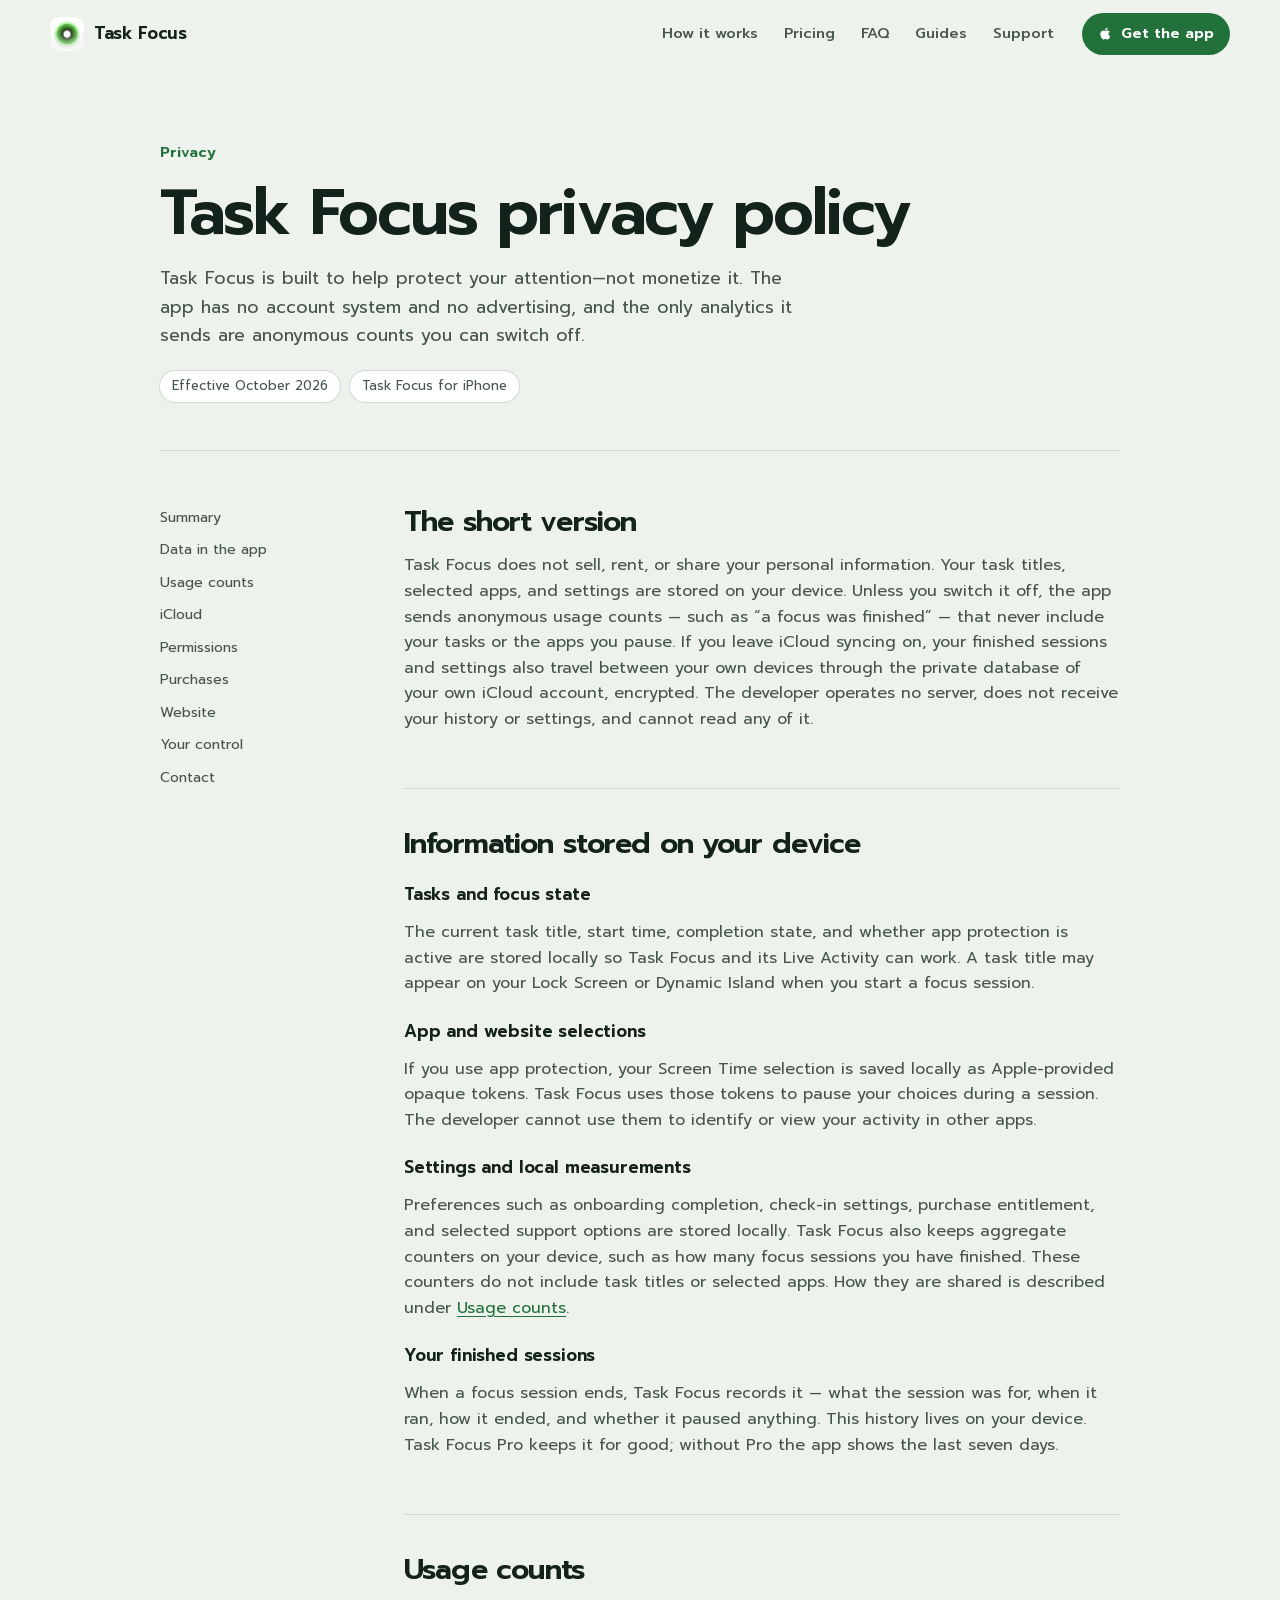
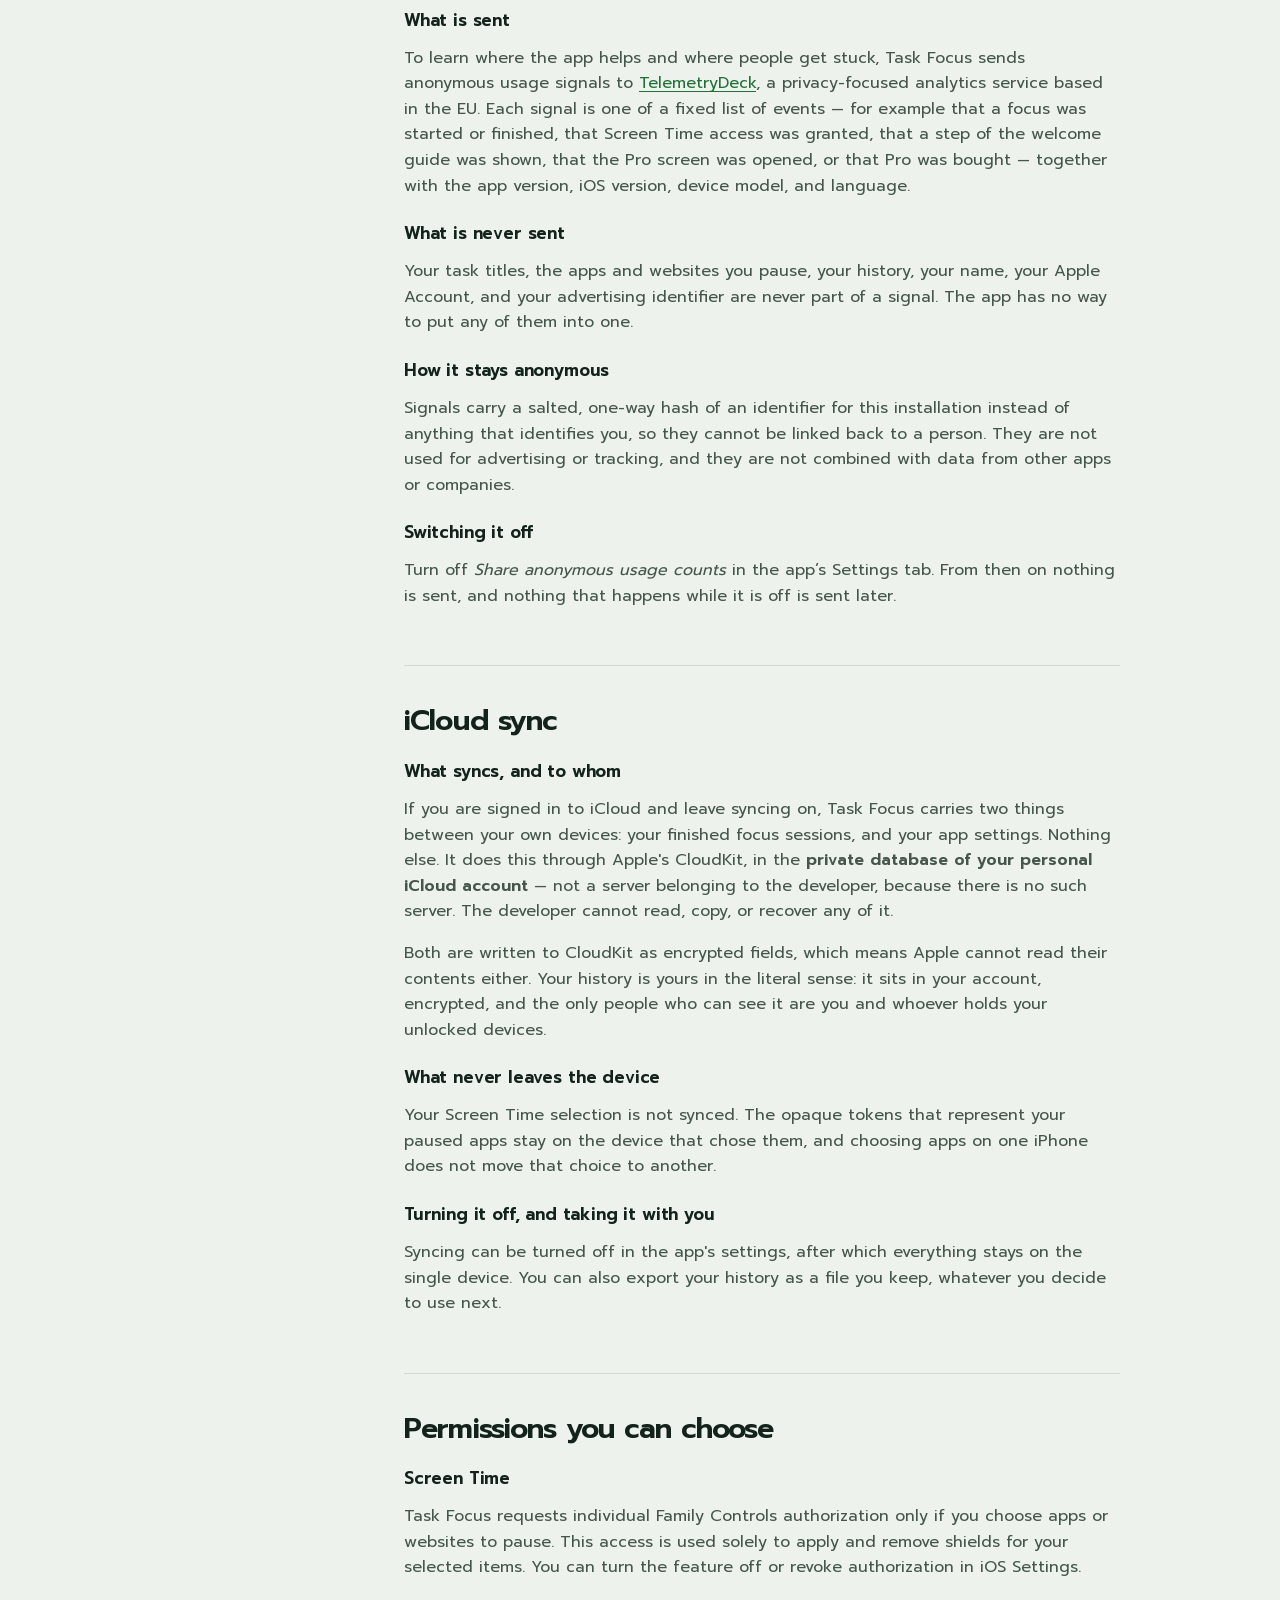
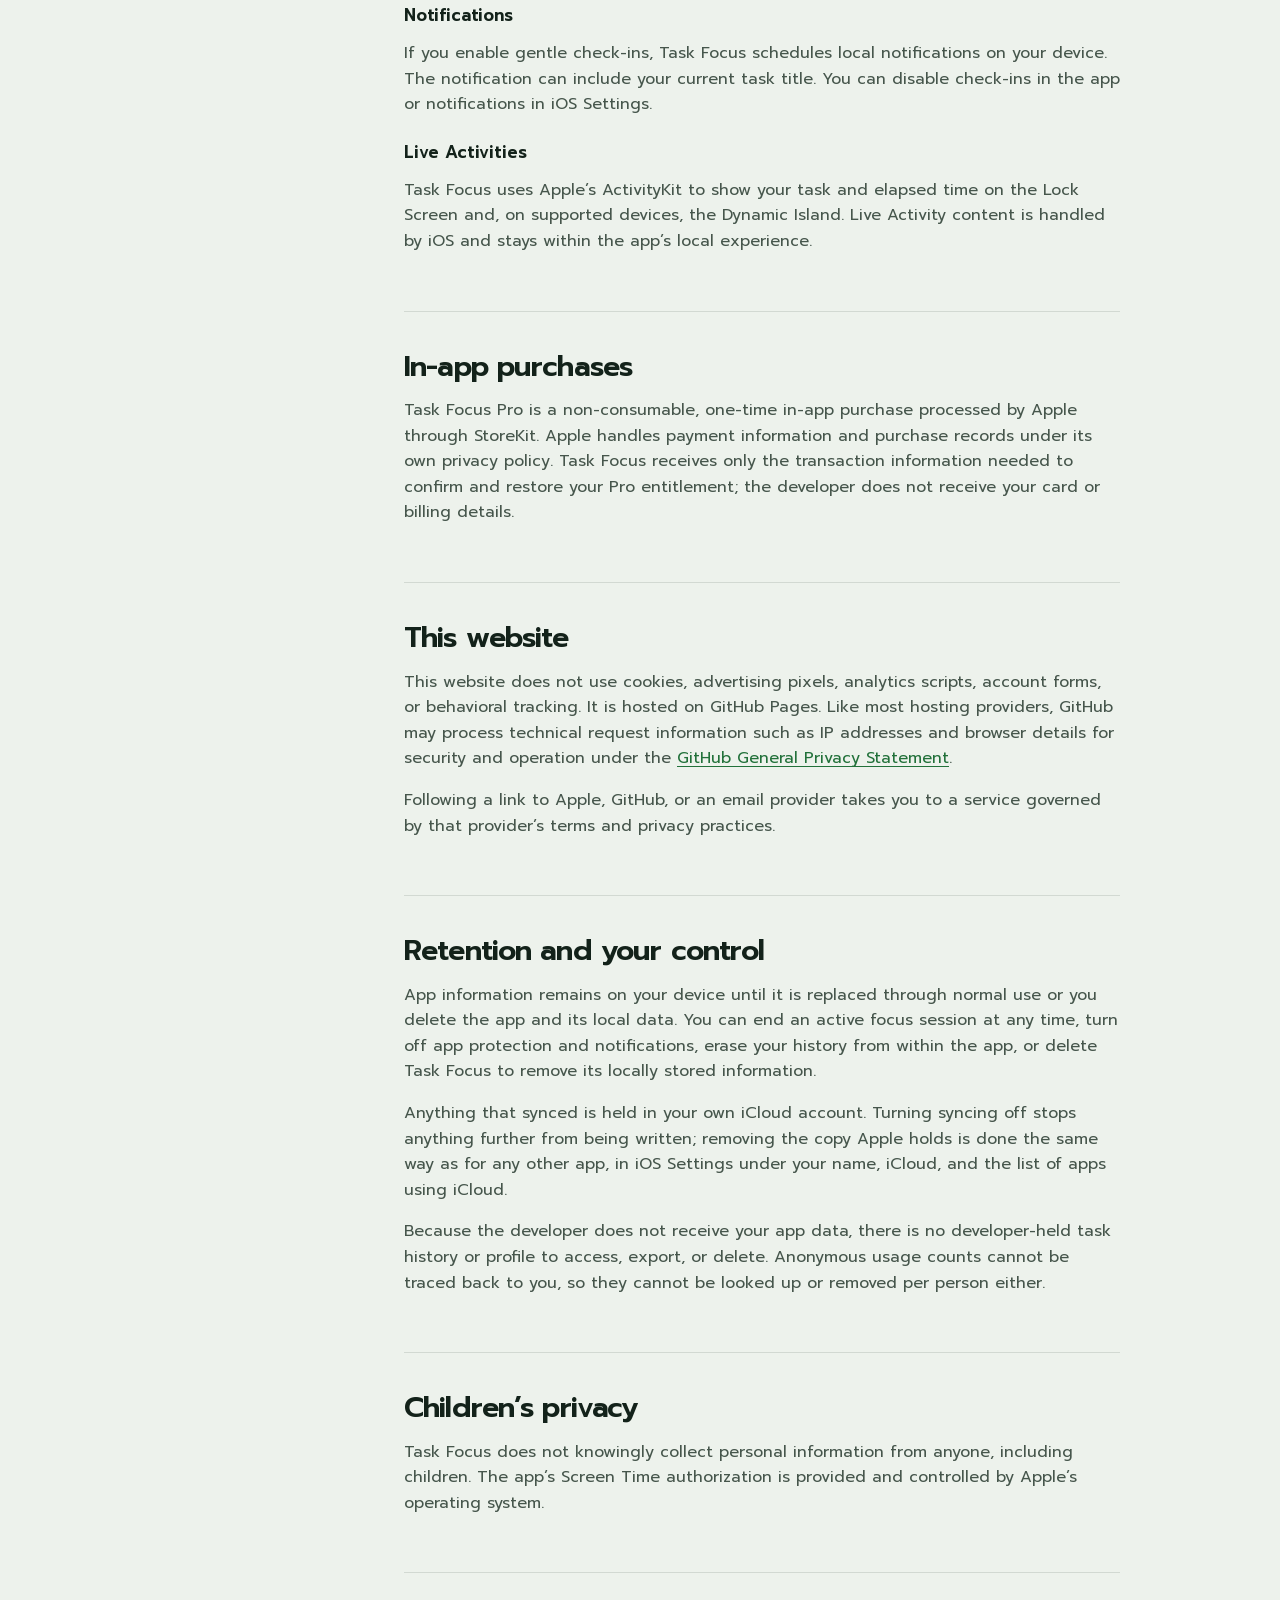
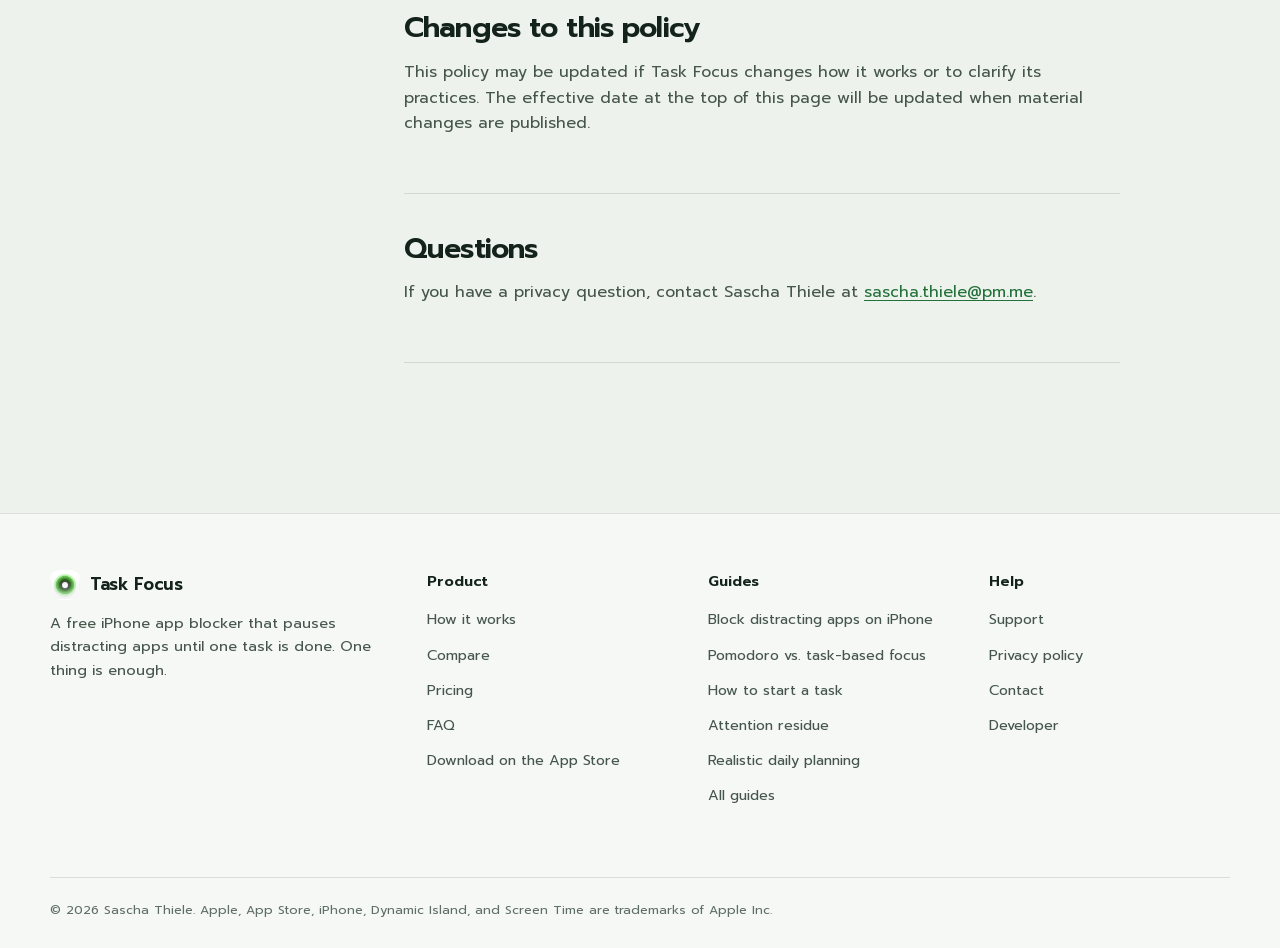
<file: privacy.html>
<!doctype html>
<html lang="en">
<head>
  <meta charset="utf-8">
  <meta name="viewport" content="width=device-width, initial-scale=1">
  <meta name="theme-color" content="#edf2ec" media="(prefers-color-scheme: light)">
  <meta name="theme-color" content="#0c1611" media="(prefers-color-scheme: dark)">
  <meta name="description" content="What Task Focus stores, what it never collects, and how anonymous usage counts and iCloud sync work. No account, no ads, no data sold.">
  <title>Privacy Policy | Task Focus</title>
  <meta name="apple-itunes-app" content="app-id=6792549661">
  <link rel="canonical" href="https://taskfocusapp.com/privacy.html">
  <link rel="alternate" type="text/markdown" title="Markdown version" href="/privacy.html.md">
  <link rel="icon" href="/assets/app-icon-32.png" type="image/png" sizes="32x32">
  <link rel="apple-touch-icon" href="/assets/app-icon-180.png">
  <link rel="manifest" href="/site.webmanifest">
  <link rel="stylesheet" href="/styles.css">
  <script src="/script.js" defer></script>
</head>
<body class="subpage">
  <a class="skip-link" href="#main">Skip to content</a>
  <header class="site-header" data-header>
    <div class="header-inner">
      <a class="brand" href="/" aria-label="Task Focus home"><picture><source srcset="/assets/app-icon-dark-96.webp" media="(prefers-color-scheme: dark)"><img src="/assets/app-icon-96.webp" alt="" width="34" height="34"></picture><span>Task Focus</span></a>
      <nav id="site-nav" class="site-nav" aria-label="Main navigation" data-nav>
        <a href="/#how-it-works">How it works</a>
        <a href="/#pricing">Pricing</a>
        <a href="/#faq">FAQ</a>
        <a href="/blog/">Guides</a>
        <a href="/support.html">Support</a>
      </nav>
      <a class="nav-cta" href="https://apps.apple.com/app/apple-store/id6792549661?pt=128083530&amp;ct=web_site&amp;mt=8"><svg viewBox="0 0 24 24" aria-hidden="true"><path d="M16.7 12.9c0-2.5 2-3.7 2.1-3.8a4.5 4.5 0 0 0-3.5-1.9c-1.5-.1-2.9.9-3.7.9-.7 0-1.9-.9-3.2-.9A4.7 4.7 0 0 0 4.5 9.6c-1.7 2.9-.4 7.2 1.2 9.6.8 1.2 1.8 2.5 3.1 2.4 1.2 0 1.7-.8 3.2-.8s1.9.8 3.2.8c1.3 0 2.2-1.2 3-2.4a10 10 0 0 0 1.4-2.8 4.1 4.1 0 0 1-2.9-3.5ZM14.3 5.7a4.2 4.2 0 0 0 1-3.1 4.3 4.3 0 0 0-2.9 1.5 4 4 0 0 0-1 3c1.1.1 2.2-.5 2.9-1.4Z"/></svg>Get the app</a>
      <button class="nav-toggle" type="button" aria-expanded="false" aria-controls="site-nav" data-nav-toggle><span></span><span></span><span class="sr-only">Open navigation</span></button>
    </div>
  </header>

  <main id="main" class="subpage-main">
    <header class="subpage-hero">
      <p class="eyebrow">Privacy</p>
      <h1>Task Focus privacy policy</h1>
      <p>Task Focus is built to help protect your attention—not monetize it. The app has no account system and no advertising, and the only analytics it sends are anonymous counts you can switch off.</p>
      <div class="meta-line"><span>Effective October 2026</span><span>Task Focus for iPhone</span></div>
    </header>

    <div class="legal-content">
      <nav class="legal-nav" aria-label="Privacy policy sections">
        <a href="#summary">Summary</a><a href="#app-data">Data in the app</a><a href="#usage-counts">Usage counts</a><a href="#icloud">iCloud</a><a href="#permissions">Permissions</a><a href="#purchases">Purchases</a><a href="#website">Website</a><a href="#control">Your control</a><a href="#contact">Contact</a>
      </nav>
      <article class="prose">
        <section id="summary">
          <h2>The short version</h2>
          <p>Task Focus does not sell, rent, or share your personal information. Your task titles, selected apps, and settings are stored on your device. Unless you switch it off, the app sends anonymous usage counts — such as “a focus was finished” — that never include your tasks or the apps you pause. If you leave iCloud syncing on, your finished sessions and settings also travel between your own devices through the private database of your own iCloud account, encrypted. The developer operates no server, does not receive your history or settings, and cannot read any of it.</p>
        </section>

        <section id="app-data">
          <h2>Information stored on your device</h2>
          <h3>Tasks and focus state</h3>
          <p>The current task title, start time, completion state, and whether app protection is active are stored locally so Task Focus and its Live Activity can work. A task title may appear on your Lock Screen or Dynamic Island when you start a focus session.</p>
          <h3>App and website selections</h3>
          <p>If you use app protection, your Screen Time selection is saved locally as Apple-provided opaque tokens. Task Focus uses those tokens to pause your choices during a session. The developer cannot use them to identify or view your activity in other apps.</p>
          <h3>Settings and local measurements</h3>
          <p>Preferences such as onboarding completion, check-in settings, purchase entitlement, and selected support options are stored locally. Task Focus also keeps aggregate counters on your device, such as how many focus sessions you have finished. These counters do not include task titles or selected apps. How they are shared is described under <a href="#usage-counts">Usage counts</a>.</p>
          <h3>Your finished sessions</h3>
          <p>When a focus session ends, Task Focus records it — what the session was for, when it ran, how it ended, and whether it paused anything. This history lives on your device. Task Focus Pro keeps it for good; without Pro the app shows the last seven days.</p>
        </section>

        <section id="usage-counts">
          <h2>Usage counts</h2>
          <h3>What is sent</h3>
          <p>To learn where the app helps and where people get stuck, Task Focus sends anonymous usage signals to <a href="https://telemetrydeck.com/privacy/">TelemetryDeck</a>, a privacy-focused analytics service based in the EU. Each signal is one of a fixed list of events — for example that a focus was started or finished, that Screen Time access was granted, that a step of the welcome guide was shown, that the Pro screen was opened, or that Pro was bought — together with the app version, iOS version, device model, and language.</p>
          <h3>What is never sent</h3>
          <p>Your task titles, the apps and websites you pause, your history, your name, your Apple Account, and your advertising identifier are never part of a signal. The app has no way to put any of them into one.</p>
          <h3>How it stays anonymous</h3>
          <p>Signals carry a salted, one-way hash of an identifier for this installation instead of anything that identifies you, so they cannot be linked back to a person. They are not used for advertising or tracking, and they are not combined with data from other apps or companies.</p>
          <h3>Switching it off</h3>
          <p>Turn off <em>Share anonymous usage counts</em> in the app’s Settings tab. From then on nothing is sent, and nothing that happens while it is off is sent later.</p>
        </section>

        <section id="icloud">
          <h2>iCloud sync</h2>
          <h3>What syncs, and to whom</h3>
          <p>If you are signed in to iCloud and leave syncing on, Task Focus carries two things between your own devices: your finished focus sessions, and your app settings. Nothing else. It does this through Apple's CloudKit, in the <strong>private database of your personal iCloud account</strong> — not a server belonging to the developer, because there is no such server. The developer cannot read, copy, or recover any of it.</p>
          <p>Both are written to CloudKit as encrypted fields, which means Apple cannot read their contents either. Your history is yours in the literal sense: it sits in your account, encrypted, and the only people who can see it are you and whoever holds your unlocked devices.</p>
          <h3>What never leaves the device</h3>
          <p>Your Screen Time selection is not synced. The opaque tokens that represent your paused apps stay on the device that chose them, and choosing apps on one iPhone does not move that choice to another.</p>
          <h3>Turning it off, and taking it with you</h3>
          <p>Syncing can be turned off in the app's settings, after which everything stays on the single device. You can also export your history as a file you keep, whatever you decide to use next.</p>
        </section>

        <section id="permissions">
          <h2>Permissions you can choose</h2>
          <h3>Screen Time</h3>
          <p>Task Focus requests individual Family Controls authorization only if you choose apps or websites to pause. This access is used solely to apply and remove shields for your selected items. You can turn the feature off or revoke authorization in iOS Settings.</p>
          <h3>Notifications</h3>
          <p>If you enable gentle check-ins, Task Focus schedules local notifications on your device. The notification can include your current task title. You can disable check-ins in the app or notifications in iOS Settings.</p>
          <h3>Live Activities</h3>
          <p>Task Focus uses Apple’s ActivityKit to show your task and elapsed time on the Lock Screen and, on supported devices, the Dynamic Island. Live Activity content is handled by iOS and stays within the app’s local experience.</p>
        </section>

        <section id="purchases">
          <h2>In-app purchases</h2>
          <p>Task Focus Pro is a non-consumable, one-time in-app purchase processed by Apple through StoreKit. Apple handles payment information and purchase records under its own privacy policy. Task Focus receives only the transaction information needed to confirm and restore your Pro entitlement; the developer does not receive your card or billing details.</p>
        </section>

        <section id="website">
          <h2>This website</h2>
          <p>This website does not use cookies, advertising pixels, analytics scripts, account forms, or behavioral tracking. It is hosted on GitHub Pages. Like most hosting providers, GitHub may process technical request information such as IP addresses and browser details for security and operation under the <a href="https://docs.github.com/en/site-policy/privacy-policies/github-general-privacy-statement">GitHub General Privacy Statement</a>.</p>
          <p>Following a link to Apple, GitHub, or an email provider takes you to a service governed by that provider’s terms and privacy practices.</p>
        </section>

        <section id="control">
          <h2>Retention and your control</h2>
          <p>App information remains on your device until it is replaced through normal use or you delete the app and its local data. You can end an active focus session at any time, turn off app protection and notifications, erase your history from within the app, or delete Task Focus to remove its locally stored information.</p>
          <p>Anything that synced is held in your own iCloud account. Turning syncing off stops anything further from being written; removing the copy Apple holds is done the same way as for any other app, in iOS Settings under your name, iCloud, and the list of apps using iCloud.</p>
          <p>Because the developer does not receive your app data, there is no developer-held task history or profile to access, export, or delete. Anonymous usage counts cannot be traced back to you, so they cannot be looked up or removed per person either.</p>
        </section>

        <section>
          <h2>Children’s privacy</h2>
          <p>Task Focus does not knowingly collect personal information from anyone, including children. The app’s Screen Time authorization is provided and controlled by Apple’s operating system.</p>
        </section>

        <section>
          <h2>Changes to this policy</h2>
          <p>This policy may be updated if Task Focus changes how it works or to clarify its practices. The effective date at the top of this page will be updated when material changes are published.</p>
        </section>

        <section id="contact">
          <h2>Questions</h2>
          <p>If you have a privacy question, contact Sascha Thiele at <a href="mailto:sascha.thiele@pm.me?subject=Task%20Focus%20Privacy">sascha.thiele@pm.me</a>.</p>
        </section>
      </article>
    </div>
  </main>

  <footer class="site-footer">
    <div class="footer-inner">
      <div>
        <a class="brand footer-brand" href="/"><picture><source srcset="/assets/app-icon-dark-96.webp" media="(prefers-color-scheme: dark)"><img src="/assets/app-icon-96.webp" alt="" width="30" height="30"></picture><span>Task Focus</span></a>
        <p class="footer-tag">A free iPhone app blocker that pauses distracting apps until one task is done. One thing is enough.</p>
      </div>
      <nav class="footer-col" aria-label="Product"><p class="footer-title">Product</p><ul><li><a href="/#how-it-works">How it works</a></li><li><a href="/#compare">Compare</a></li><li><a href="/#pricing">Pricing</a></li><li><a href="/#faq">FAQ</a></li><li><a href="https://apps.apple.com/app/apple-store/id6792549661?pt=128083530&amp;ct=web_site&amp;mt=8">Download on the App Store</a></li></ul></nav>
      <nav class="footer-col" aria-label="Guides"><p class="footer-title">Guides</p><ul><li><a href="/blog/block-distracting-apps-iphone/">Block distracting apps on iPhone</a></li><li><a href="/blog/pomodoro-vs-task-based-focus/">Pomodoro vs. task-based focus</a></li><li><a href="/blog/how-to-start-a-task/">How to start a task</a></li><li><a href="/blog/attention-residue-task-switching/">Attention residue</a></li><li><a href="/blog/realistic-daily-task-planning/">Realistic daily planning</a></li><li><a href="/blog/">All guides</a></li></ul></nav>
      <nav class="footer-col" aria-label="Help"><p class="footer-title">Help</p><ul><li><a href="/support.html">Support</a></li><li><a href="/privacy.html">Privacy policy</a></li><li><a href="mailto:sascha.thiele@pm.me?subject=Task%20Focus">Contact</a></li><li><a href="https://github.com/sthix" rel="me">Developer</a></li></ul></nav>
      <p class="footer-legal">© <span data-year>2026</span> Sascha Thiele. Apple, App Store, iPhone, Dynamic Island, and Screen Time are trademarks of Apple Inc.</p>
    </div>
  </footer>
</body>
</html>
</file>
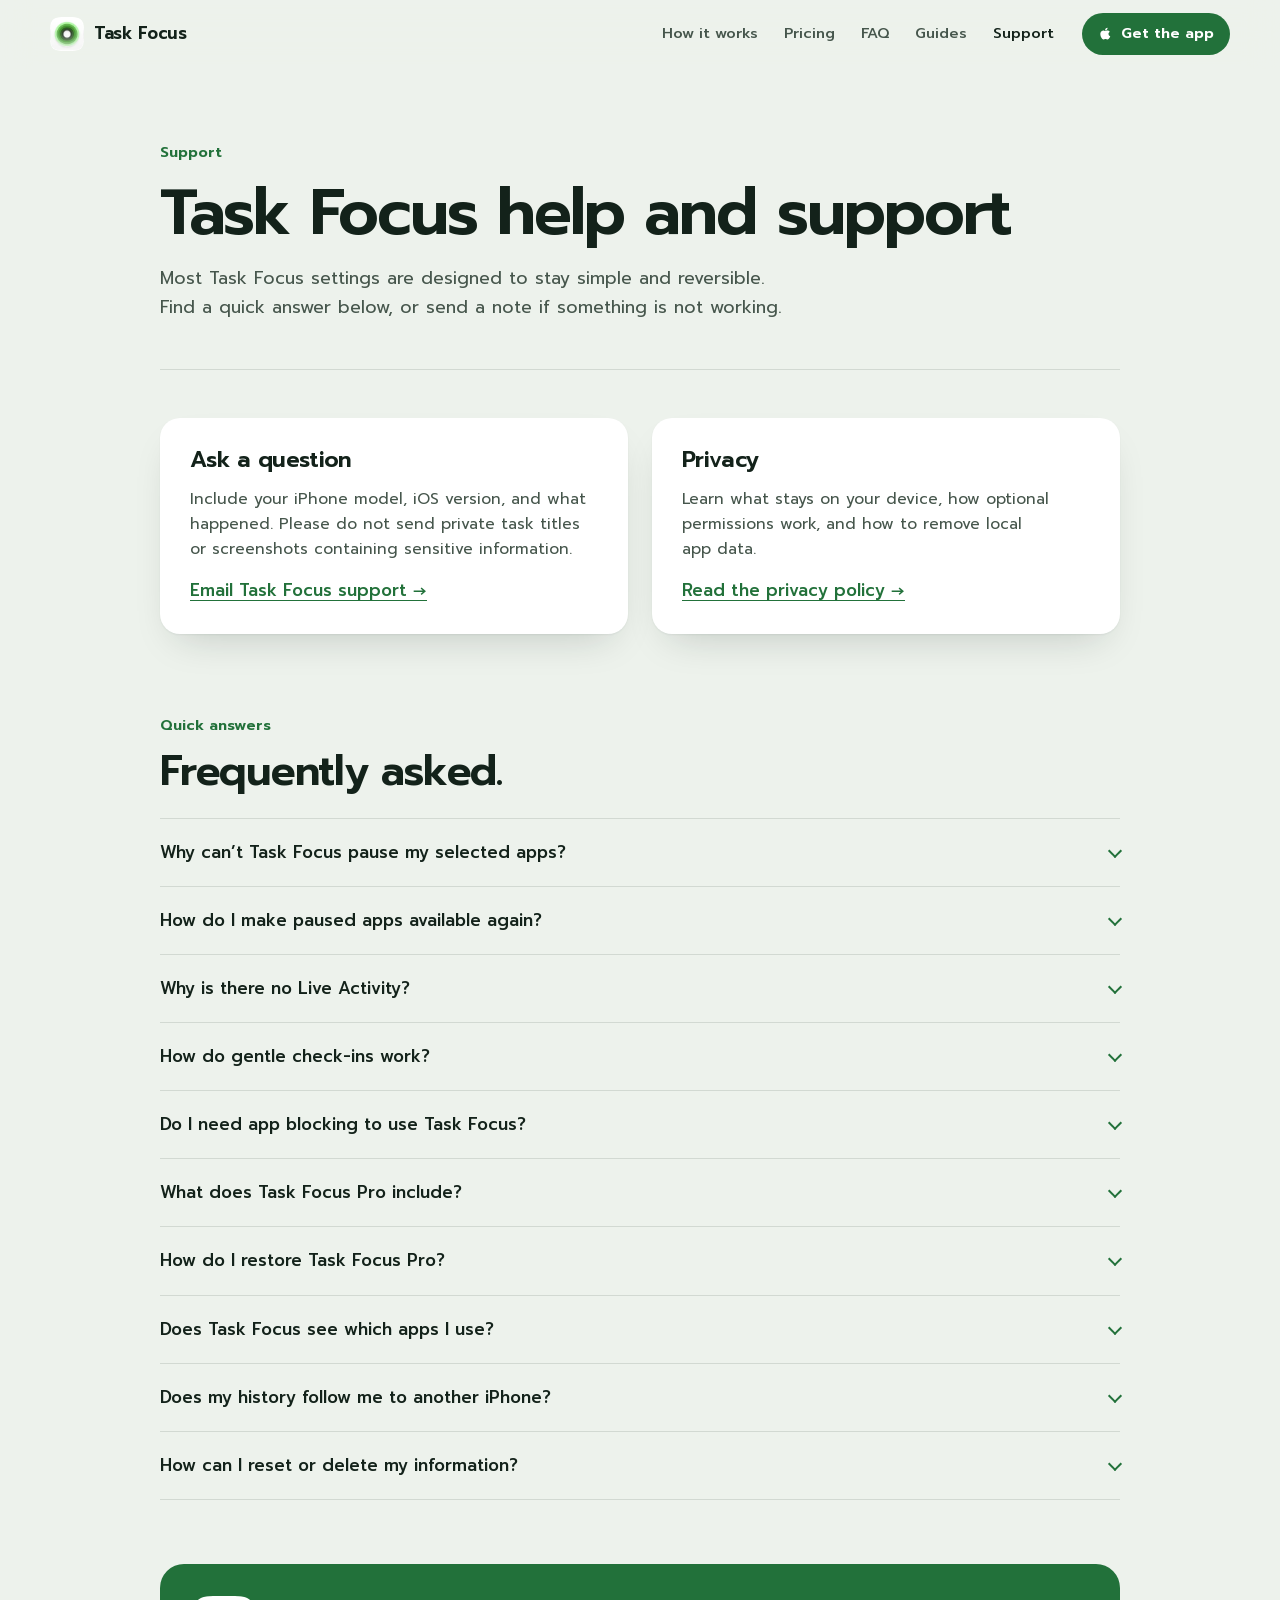
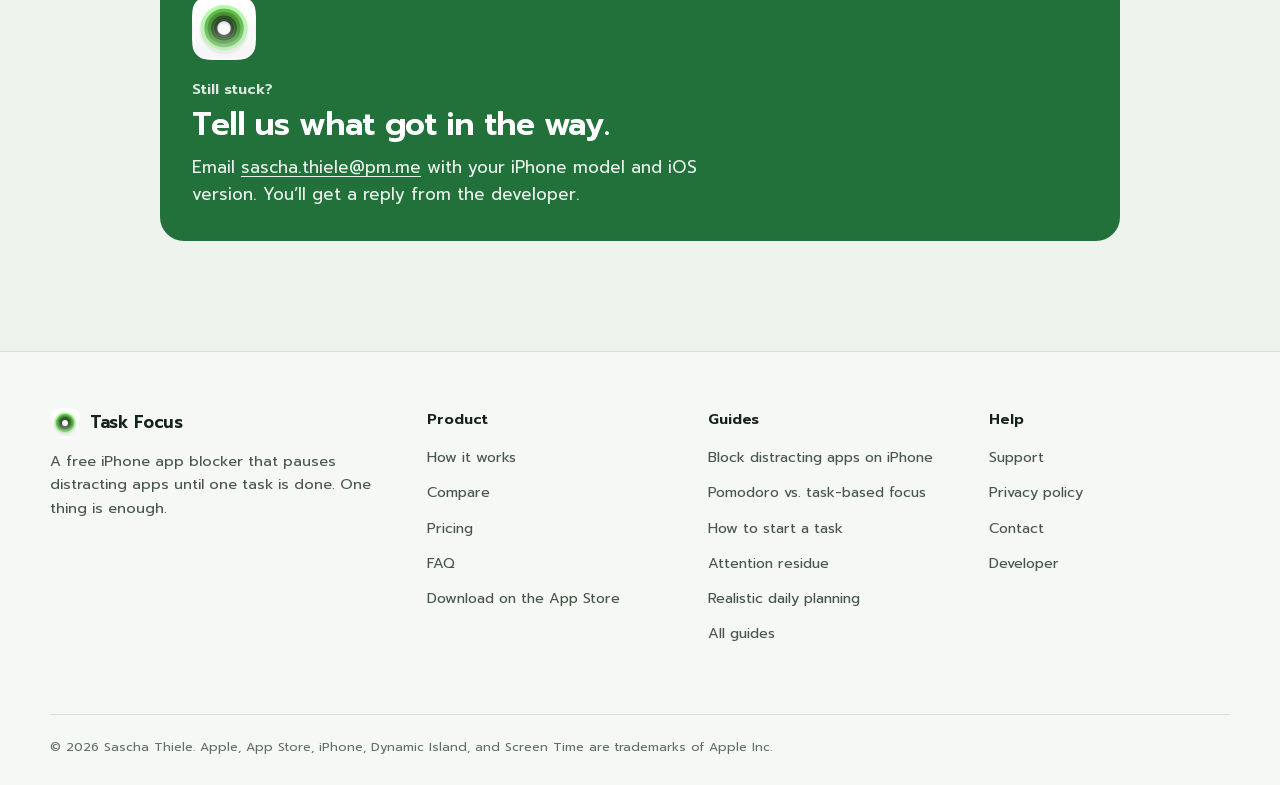
<file: support.html>
<!doctype html>
<html lang="en">
<head>
  <meta charset="utf-8">
  <meta name="viewport" content="width=device-width, initial-scale=1">
  <meta name="theme-color" content="#edf2ec" media="(prefers-color-scheme: light)">
  <meta name="theme-color" content="#0c1611" media="(prefers-color-scheme: dark)">
  <meta name="description" content="Answers about Task Focus: Screen Time permission, restoring paused apps, Live Activities, check-ins, iCloud sync, and restoring Pro. Contact the developer.">
  <title>Task Focus Support and FAQ: App Blocking, Screen Time, Pro</title>
  <meta name="apple-itunes-app" content="app-id=6792549661">
  <link rel="canonical" href="https://taskfocusapp.com/support.html">
  <link rel="alternate" type="text/markdown" title="Markdown version" href="/support.html.md">
  <link rel="icon" href="/assets/app-icon-32.png" type="image/png" sizes="32x32">
  <link rel="apple-touch-icon" href="/assets/app-icon-180.png">
  <link rel="manifest" href="/site.webmanifest">
  <link rel="stylesheet" href="/styles.css">
  <script src="/script.js" defer></script>
</head>
<body class="subpage">
  <a class="skip-link" href="#main">Skip to content</a>
  <header class="site-header" data-header>
    <div class="header-inner">
      <a class="brand" href="/" aria-label="Task Focus home"><picture><source srcset="/assets/app-icon-dark-96.webp" media="(prefers-color-scheme: dark)"><img src="/assets/app-icon-96.webp" alt="" width="34" height="34"></picture><span>Task Focus</span></a>
      <nav id="site-nav" class="site-nav" aria-label="Main navigation" data-nav>
        <a href="/#how-it-works">How it works</a>
        <a href="/#pricing">Pricing</a>
        <a href="/#faq">FAQ</a>
        <a href="/blog/">Guides</a>
        <a href="/support.html" aria-current="page">Support</a>
      </nav>
      <a class="nav-cta" href="https://apps.apple.com/app/apple-store/id6792549661?pt=128083530&amp;ct=web_site&amp;mt=8"><svg viewBox="0 0 24 24" aria-hidden="true"><path d="M16.7 12.9c0-2.5 2-3.7 2.1-3.8a4.5 4.5 0 0 0-3.5-1.9c-1.5-.1-2.9.9-3.7.9-.7 0-1.9-.9-3.2-.9A4.7 4.7 0 0 0 4.5 9.6c-1.7 2.9-.4 7.2 1.2 9.6.8 1.2 1.8 2.5 3.1 2.4 1.2 0 1.7-.8 3.2-.8s1.9.8 3.2.8c1.3 0 2.2-1.2 3-2.4a10 10 0 0 0 1.4-2.8 4.1 4.1 0 0 1-2.9-3.5ZM14.3 5.7a4.2 4.2 0 0 0 1-3.1 4.3 4.3 0 0 0-2.9 1.5 4 4 0 0 0-1 3c1.1.1 2.2-.5 2.9-1.4Z"/></svg>Get the app</a>
      <button class="nav-toggle" type="button" aria-expanded="false" aria-controls="site-nav" data-nav-toggle><span></span><span></span><span class="sr-only">Open navigation</span></button>
    </div>
  </header>

  <main id="main" class="subpage-main">
    <header class="subpage-hero">
      <p class="eyebrow">Support</p>
      <h1>Task Focus help and support</h1>
      <p>Most Task Focus settings are designed to stay simple and reversible. Find a quick answer below, or send a note if something is not working.</p>
    </header>

    <section class="support-grid" aria-label="Support options">
      <article class="support-item">
        <h2>Ask a question</h2>
        <p>Include your iPhone model, iOS version, and what happened. Please do not send private task titles or screenshots containing sensitive information.</p>
        <a href="mailto:sascha.thiele@pm.me?subject=Task%20Focus%20Support">Email Task Focus support →</a>
      </article>
      <article class="support-item">
        <h2>Privacy</h2>
        <p>Learn what stays on your device, how optional permissions work, and how to remove local app data.</p>
        <a href="privacy.html">Read the privacy policy →</a>
      </article>
    </section>

    <section class="faq" aria-labelledby="faq-title">
      <p class="section-index">Quick answers</p>
      <h2 id="faq-title">Frequently asked.</h2>

      <details>
        <summary>Why can’t Task Focus pause my selected apps?</summary>
        <p>App protection requires Apple’s Screen Time authorization. In Task Focus, turn on “Pause distracting apps,” choose your apps, and approve the authorization request. If it was previously denied, review Family Controls or Screen Time access in iOS Settings, then try again. App blocking begins only when a protected focus session starts.</p>
      </details>
      <details>
        <summary>How do I make paused apps available again?</summary>
        <p>Finish the task from Task Focus or tap the completion circle in the Live Activity. Task Focus clears its app shields immediately. Turning off “Pause distracting apps” also clears the shield. If an interrupted session leaves a shield visible, reopen Task Focus and end the session.</p>
      </details>
      <details>
        <summary>Why is there no Live Activity?</summary>
        <p>Live Activities must be allowed for Task Focus in iOS Settings. They may also be unavailable because of device settings or system limits. After enabling them, start a new focus session. Supported iPhones can show the activity on the Lock Screen and in the Dynamic Island.</p>
      </details>
      <details>
        <summary>How do gentle check-ins work?</summary>
        <p>Check-ins are optional local notifications scheduled at the interval you choose while a task is active. Enable “Gentle check-ins,” allow notifications, and choose an interval. They stop when the task ends or when you turn the feature off.</p>
      </details>
      <details>
        <summary>Do I need app blocking to use Task Focus?</summary>
        <p>No, and you are never charged for it either. A focus works with or without pausing apps, as often as you like, and pausing apps is free and always will be.</p>
      </details>
      <details>
        <summary>What does Task Focus Pro include?</summary>
        <p>Everything the app remembers after a session ends. Pro keeps every focus you finish and makes it searchable, where the free app keeps the last seven days. It reads insights across 30 days or all time, allows a five-minute break from a paused app up to three times a focus, keeps a profile for each kind of work and a schedule for each part of your week (free keeps one of each), shares your month as a card, and exports your history as a file. It is a one-time, non-consumable purchase ($19.99 in the US), not a subscription. Pausing apps stays free.</p>
      </details>
      <details>
        <summary>How do I restore Task Focus Pro?</summary>
        <p>Open Task Focus, go to the Settings tab, tap “Task Focus Pro,” then choose “Restore a previous purchase.” Make sure the device uses the same Apple Account that made the original purchase. Apple manages the purchase record.</p>
      </details>
      <details>
        <summary>Does Task Focus see which apps I use?</summary>
        <p>No. Your app, category, and website choices are represented by Apple-provided opaque tokens and stay on your device. Task Focus does not collect your activity in other apps or send your selection to the developer.</p>
      </details>
      <details>
        <summary>Does my history follow me to another iPhone?</summary>
        <p>Yes, if you are signed in to iCloud and leave syncing on. Task Focus carries your finished sessions and your app settings between your own devices through the private database of your own iCloud account, written as encrypted fields — so neither the developer nor Apple can read them. Your Screen Time selection is never synced; it stays on the device that chose it. Syncing can be turned off in the app, and with Pro you can export your history as a file you keep.</p>
      </details>
      <details>
        <summary>How can I reset or delete my information?</summary>
        <p>Turn off app protection or check-ins at any time to stop those features. You can erase your history from inside the app, and deleting Task Focus removes its locally stored information. Anything that synced sits in your own iCloud account and can be removed in iOS Settings under your name, iCloud, and the list of apps using iCloud. The developer maintains no account, no server, and no copy of your history.</p>
      </details>
    </section>

    <aside class="article-cta support-cta" aria-labelledby="support-final-title">
      <picture><source srcset="/assets/app-icon-dark-256.webp" media="(prefers-color-scheme: dark)"><img src="/assets/app-icon-256.webp" class="icon"  alt="" width="76" height="76" loading="lazy"></picture>
      <p class="eyebrow">Still stuck?</p>
      <h2 id="support-final-title">Tell us what got in the way.</h2>
      <p>Email <a href="mailto:sascha.thiele@pm.me?subject=Task%20Focus%20Support">sascha.thiele@pm.me</a> with your iPhone model and iOS version. You’ll get a reply from the developer.</p>
    </aside>
  </main>

  <footer class="site-footer">
    <div class="footer-inner">
      <div>
        <a class="brand footer-brand" href="/"><picture><source srcset="/assets/app-icon-dark-96.webp" media="(prefers-color-scheme: dark)"><img src="/assets/app-icon-96.webp" alt="" width="30" height="30"></picture><span>Task Focus</span></a>
        <p class="footer-tag">A free iPhone app blocker that pauses distracting apps until one task is done. One thing is enough.</p>
      </div>
      <nav class="footer-col" aria-label="Product"><p class="footer-title">Product</p><ul><li><a href="/#how-it-works">How it works</a></li><li><a href="/#compare">Compare</a></li><li><a href="/#pricing">Pricing</a></li><li><a href="/#faq">FAQ</a></li><li><a href="https://apps.apple.com/app/apple-store/id6792549661?pt=128083530&amp;ct=web_site&amp;mt=8">Download on the App Store</a></li></ul></nav>
      <nav class="footer-col" aria-label="Guides"><p class="footer-title">Guides</p><ul><li><a href="/blog/block-distracting-apps-iphone/">Block distracting apps on iPhone</a></li><li><a href="/blog/pomodoro-vs-task-based-focus/">Pomodoro vs. task-based focus</a></li><li><a href="/blog/how-to-start-a-task/">How to start a task</a></li><li><a href="/blog/attention-residue-task-switching/">Attention residue</a></li><li><a href="/blog/realistic-daily-task-planning/">Realistic daily planning</a></li><li><a href="/blog/">All guides</a></li></ul></nav>
      <nav class="footer-col" aria-label="Help"><p class="footer-title">Help</p><ul><li><a href="/support.html">Support</a></li><li><a href="/privacy.html">Privacy policy</a></li><li><a href="mailto:sascha.thiele@pm.me?subject=Task%20Focus">Contact</a></li><li><a href="https://github.com/sthix" rel="me">Developer</a></li></ul></nav>
      <p class="footer-legal">© <span data-year>2026</span> Sascha Thiele. Apple, App Store, iPhone, Dynamic Island, and Screen Time are trademarks of Apple Inc.</p>
    </div>
  </footer>
</body>
</html>
</file>
<file: styles.css>
@font-face{font-family:Prompt;src:url('/assets/fonts/Prompt-Regular.woff2') format('woff2');font-weight:400;font-display:swap}
@font-face{font-family:Prompt;src:url('/assets/fonts/Prompt-Medium.woff2') format('woff2');font-weight:500;font-display:swap}
@font-face{font-family:Prompt;src:url('/assets/fonts/Prompt-SemiBold.woff2') format('woff2');font-weight:600;font-display:swap}

/* Tokens: the palette of the app's own in-focus screens */
:root{
 --bg:#edf2ec;
 --surface:#ffffff;
 --surface-2:#f5f8f4;
 --ink:#13221a;
 --ink-2:#46564c;
 --ink-3:#5f6f65;
 --line:rgba(19,34,26,.12);
 --line-strong:rgba(19,34,26,.22);
 --brand:#22713a;
 --brand-deep:#185a2c;
 --brand-ink:#ffffff;
 --brand-soft:#dcebdd;
 --ring-1:#8fe08f;
 --ring-2:#4fae4f;
 --ring-3:#22713a;
 --badge:#000000;
 --badge-ink:#ffffff;
 --shadow:0 1px 2px rgba(19,34,26,.06),0 18px 40px -18px rgba(19,34,26,.22);
 --phone-shadow:0 50px 90px -30px rgba(19,46,30,.45);
 --sans:Prompt,"Avenir Next",system-ui,-apple-system,sans-serif;
 --page:1180px;
 --gutter:24px;
 --radius:20px;
 color-scheme:light;
}
@media (prefers-color-scheme:dark){
 :root{
  --bg:#0c1611;
  --surface:#13201a;
  --surface-2:#182820;
  --ink:#eef3ee;
  --ink-2:#b2bfb6;
  --ink-3:#8d9c92;
  --line:rgba(238,243,238,.11);
  --line-strong:rgba(238,243,238,.22);
  --brand:#6bcb78;
  --brand-deep:#58b665;
  --brand-ink:#0c1611;
  --brand-soft:#1c3325;
  --badge:#000000;
  --badge-ink:#ffffff;
  --shadow:0 1px 2px rgba(0,0,0,.3),0 18px 40px -18px rgba(0,0,0,.6);
  --phone-shadow:0 50px 90px -30px rgba(0,0,0,.8);
  color-scheme:dark;
 }
}

*,*:before,*:after{box-sizing:border-box}
html{scroll-behavior:smooth;scroll-padding-top:88px;background:var(--bg);-webkit-text-size-adjust:100%}
body{margin:0;color:var(--ink);background:var(--bg);font-family:var(--sans);font-size:17px;line-height:1.6;-webkit-font-smoothing:antialiased;overflow-x:hidden}
a{color:inherit}
img{display:block;max-width:100%;height:auto}
button,input{font:inherit;color:inherit}
::selection{background:var(--brand);color:var(--brand-ink)}
:focus-visible{outline:2px solid var(--brand);outline-offset:3px;border-radius:6px}
h1,h2,h3{font-weight:600;letter-spacing:-.03em;line-height:1.06;text-wrap:balance;margin:0}
p{text-wrap:pretty}
.skip-link{position:fixed;left:16px;top:12px;z-index:100;transform:translateY(-160%);padding:10px 16px;background:var(--brand);color:var(--brand-ink);border-radius:10px;font-weight:600;text-decoration:none}
.skip-link:focus{transform:none}
.sr-only{position:absolute;width:1px;height:1px;padding:0;margin:-1px;overflow:hidden;clip:rect(0,0,0,0);white-space:nowrap;border:0}
.wrap{width:min(calc(100% - var(--gutter)*2),var(--page));margin-inline:auto}

/* Header */
.site-header{position:sticky;top:0;z-index:50;background:color-mix(in srgb,var(--bg) 82%,transparent);backdrop-filter:saturate(1.4) blur(16px);-webkit-backdrop-filter:saturate(1.4) blur(16px);border-bottom:1px solid transparent;transition:border-color .2s ease}
.site-header.scrolled{border-bottom-color:var(--line)}
.header-inner{display:flex;align-items:center;gap:28px;width:min(calc(100% - var(--gutter)*2),var(--page));height:68px;margin-inline:auto}
.brand{display:flex;align-items:center;gap:10px;font-weight:600;letter-spacing:-.02em;text-decoration:none;margin-right:auto}
.brand img{border-radius:9px}
.site-nav{display:flex;align-items:center;gap:26px;font-size:.92rem;font-weight:500;color:var(--ink-2)}
.site-nav a{text-decoration:none}
.site-nav a:hover,.site-nav a[aria-current="page"]{color:var(--ink)}
.nav-cta{display:inline-flex;align-items:center;gap:8px;padding:9px 16px;border-radius:999px;background:var(--brand);color:var(--brand-ink);font-size:.9rem;font-weight:600;text-decoration:none;white-space:nowrap}
.nav-cta:hover{background:var(--brand-deep)}
.nav-cta svg{width:15px;height:15px;fill:currentColor}
.nav-toggle{display:none;border:0;background:none;width:42px;height:42px;padding:10px;margin-right:-10px;cursor:pointer}
.nav-toggle span:not(.sr-only){display:block;width:20px;height:2px;margin:5px 0;border-radius:2px;background:var(--ink);transition:transform .2s ease}
.nav-toggle[aria-expanded="true"] span:first-child{transform:translateY(3.5px) rotate(45deg)}
.nav-toggle[aria-expanded="true"] span:nth-child(2){transform:translateY(-3.5px) rotate(-45deg)}

/* App Store badge (Apple's black badge) */
.app-store-status{display:inline-flex;align-items:center;gap:10px;height:56px;padding:0 22px 0 18px;border-radius:14px;background:var(--badge);color:var(--badge-ink);text-decoration:none;box-shadow:0 0 0 1px rgba(255,255,255,.14) inset;transition:transform .15s ease}
.app-store-status:hover{transform:translateY(-1px)}
.app-store-status:active{transform:translateY(1px)}
.app-store-status svg{width:28px;height:28px;fill:currentColor;flex:none}
.app-store-status span{font-size:1.32rem;font-weight:600;line-height:1;letter-spacing:-.02em}
.app-store-status small{display:block;margin-bottom:3px;font-size:.66rem;font-weight:500;letter-spacing:.01em}

/* Hero */
.hero{display:grid;grid-template-columns:minmax(0,1.1fr) minmax(0,.9fr);align-items:center;gap:56px;padding:64px 0 96px}
.hero h1{font-size:clamp(2.6rem,5.6vw,4.5rem);max-width:12.5em}
.hero-intro{max-width:34em;margin:22px 0 0;color:var(--ink-2);font-size:clamp(1.08rem,1.5vw,1.25rem)}
.try{margin-top:34px;max-width:470px}
.try label{display:block;margin-bottom:8px;font-size:.92rem;font-weight:500;color:var(--ink)}
.try-field{display:flex;align-items:center;gap:10px;padding:6px 6px 6px 18px;border:1px solid var(--line-strong);border-radius:16px;background:var(--surface);box-shadow:var(--shadow)}
.try-field:focus-within{border-color:var(--brand)}
.try-field input{flex:1;min-width:0;height:44px;border:0;background:none;font-size:1.02rem;outline:none}
.try-field input::placeholder{color:var(--ink-3)}
.try-field svg{flex:none;width:22px;height:22px;color:var(--brand)}
.try-hint{margin:8px 0 0;color:var(--ink-3);font-size:.84rem}
.hero-actions{display:flex;flex-wrap:wrap;align-items:center;gap:22px;margin-top:30px}
.qr{display:flex;align-items:center;gap:14px;color:var(--ink-2);font-size:.86rem;line-height:1.35}
.qr img{width:76px;height:76px;padding:7px;border-radius:12px;background:#fff;box-shadow:0 0 0 1px var(--line)}
.facts{display:flex;flex-wrap:wrap;gap:8px;margin:28px 0 0;padding:0;list-style:none}
.facts li{display:inline-flex;align-items:center;gap:7px;padding:6px 12px;border-radius:999px;background:var(--surface);box-shadow:0 0 0 1px var(--line);font-size:.84rem;font-weight:500;color:var(--ink-2)}
.facts svg{width:14px;height:14px;color:var(--brand)}

/* The signature: a paused app that shows your task */
.stage{position:relative;display:grid;place-items:center;min-height:620px}
.rings{position:absolute;inset:50% auto auto 50%;width:min(560px,118%);aspect-ratio:1;transform:translate(-50%,-50%);pointer-events:none}
.rings i{position:absolute;border-radius:50%;border-style:solid;mix-blend-mode:multiply}
.rings i:nth-child(1){inset:0;border-width:46px;border-color:color-mix(in srgb,var(--ring-1) 38%,transparent)}
.rings i:nth-child(2){inset:9%;border-width:38px;border-color:color-mix(in srgb,var(--ring-2) 40%,transparent)}
.rings i:nth-child(3){inset:16%;border-width:32px;border-color:color-mix(in srgb,var(--ring-3) 30%,transparent)}
@media (prefers-color-scheme:dark){.rings i{mix-blend-mode:screen}.rings i:nth-child(1){border-color:color-mix(in srgb,var(--ring-1) 22%,transparent)}.rings i:nth-child(2){border-color:color-mix(in srgb,var(--ring-2) 16%,transparent)}.rings i:nth-child(3){border-color:color-mix(in srgb,var(--ring-3) 20%,transparent)}}
.phone{position:relative;margin:0;width:300px;aspect-ratio:9/19.3;padding:11px;border-radius:52px;background:#0b0f0c;box-shadow:var(--phone-shadow),0 0 0 1px rgba(255,255,255,.08) inset}
.phone-screen{position:relative;display:flex;flex-direction:column;height:100%;padding:16px 22px 24px;border-radius:42px;overflow:hidden;color:#18211b;background:radial-gradient(circle at 20% 22%,#f6e9ec 0,transparent 45%),radial-gradient(circle at 85% 60%,#e3e9f4 0,transparent 50%),radial-gradient(circle at 40% 90%,#f3eedd 0,transparent 45%),#f2f2ef}
.phone-status{display:flex;justify-content:space-between;align-items:center;height:26px;padding:0 10px;font-size:.78rem;font-weight:600}
.phone-status i{display:block;width:84px;height:24px;border-radius:99px;background:#0b0f0c}
.phone-status b{width:42px;font-weight:600}
.phone-status svg{width:42px;height:12px}
.phone-app{margin:22px 0 0;text-align:center;font-size:.72rem;color:#6a716c}
.phone-body{flex:1;display:flex;flex-direction:column;align-items:center;justify-content:center;text-align:center;padding-bottom:30px}
.phone-body svg{width:44px;height:44px;margin-bottom:18px}
.phone-body p{margin:0}
.phone-task{font-size:1.26rem;font-weight:600;letter-spacing:-.02em;line-height:1.25;overflow-wrap:anywhere}
.phone-task output{transition:opacity .18s ease}
.phone-note{margin-top:12px!important;color:#5d645f;font-size:.8rem;line-height:1.45}
.phone-button{display:block;padding:13px;border-radius:999px;background:#3d7a40;color:#fff;font-size:.9rem;font-weight:600;text-align:center}
.stage-caption{position:absolute;left:0;bottom:120px;max-width:220px;margin:0;padding:12px 14px;border-radius:14px;background:var(--surface);box-shadow:var(--shadow);font-size:.82rem;line-height:1.4;color:var(--ink-2)}
.stage-caption strong{display:block;color:var(--ink);font-weight:600}

/* Sections */
.section{padding:104px 0;border-top:1px solid var(--line)}
.section-head{max-width:44rem;margin-bottom:52px}
.section-head h2,.section h2{font-size:clamp(2rem,3.8vw,3rem)}
.section-head p{margin:16px 0 0;color:var(--ink-2);font-size:1.1rem}
.kicker{margin:0 0 14px;color:var(--brand);font-size:.95rem;font-weight:600;letter-spacing:-.01em}

/* How it works: a real sequence */
.steps{display:grid;grid-template-columns:repeat(3,1fr);gap:32px;margin:0;padding:0;list-style:none;counter-reset:step}
.steps li{counter-increment:step}
.steps figure{margin:0 0 26px;padding:28px 28px 0;border-radius:var(--radius);background:var(--brand-soft);overflow:hidden}
.steps figure img{width:100%;max-width:240px;margin:0 auto;border-radius:30px 30px 0 0;border:7px solid #0b0f0c;border-bottom:0;aspect-ratio:603/900;object-fit:cover;object-position:top}
.steps h3{display:flex;align-items:baseline;gap:12px;font-size:1.3rem}
.steps h3:before{content:counter(step);display:inline-grid;place-items:center;flex:none;width:30px;height:30px;border-radius:50%;background:var(--brand);color:var(--brand-ink);font-size:.86rem;letter-spacing:0;transform:translateY(-2px)}
.steps p{margin:10px 0 0;color:var(--ink-2);font-size:.98rem}

/* Comparison */
.compare-wrap{overflow-x:auto;border-radius:var(--radius);background:var(--surface);box-shadow:var(--shadow)}
.compare{width:100%;min-width:680px;border-collapse:collapse;font-size:.96rem;line-height:1.5}
.compare th,.compare td{padding:18px 22px;text-align:left;vertical-align:top;border-bottom:1px solid var(--line)}
.compare tr:last-child>*{border-bottom:0}
.compare thead th{font-size:.9rem;color:var(--ink-2);font-weight:500}
.compare thead th.us{color:var(--brand);font-weight:600}
.compare tbody th{width:22%;font-weight:600}
.compare td{color:var(--ink-2)}
.compare td.us{background:color-mix(in srgb,var(--brand-soft) 60%,transparent);color:var(--ink);font-weight:500}
.compare-note{margin:16px 0 0;color:var(--ink-3);font-size:.86rem}

/* Features */
.features{display:grid;grid-template-columns:repeat(3,1fr);gap:0 48px;margin:0;padding:0;list-style:none}
.features li{padding:26px 0;border-top:1px solid var(--line)}
.features svg{width:26px;height:26px;margin-bottom:14px;color:var(--brand)}
.features h3{font-size:1.12rem;letter-spacing:-.015em}
.features p{margin:8px 0 0;color:var(--ink-2);font-size:.95rem}

/* Use cases */
.uses{display:grid;grid-template-columns:repeat(3,1fr);gap:24px}
.use{display:flex;flex-direction:column;padding:30px;border-radius:var(--radius);background:var(--surface);box-shadow:var(--shadow)}
.use h3{font-size:1.3rem}
.use p{margin:12px 0 22px;color:var(--ink-2);font-size:.97rem}
.use a{margin-top:auto;color:var(--brand);font-weight:500;font-size:.94rem;text-underline-offset:4px}

/* Pricing */
.plans{display:grid;grid-template-columns:1.1fr 1fr;gap:24px;align-items:start}
.plan{padding:34px;border-radius:var(--radius);background:var(--surface);box-shadow:var(--shadow)}
.plan-free{box-shadow:0 0 0 2px var(--brand),var(--shadow)}
.plan h3{font-size:1.5rem}
.plan .price{margin:6px 0 0;color:var(--ink-2)}
.plan .price strong{color:var(--ink);font-size:2.4rem;font-weight:600;letter-spacing:-.03em;margin-right:6px}
.plan ul{margin:24px 0 0;padding:0;list-style:none}
.plan li{position:relative;padding:9px 0 9px 30px;border-top:1px solid var(--line);color:var(--ink-2);font-size:.97rem}
.plan li:before{content:"";position:absolute;left:2px;top:15px;width:14px;height:8px;border-left:2px solid var(--brand);border-bottom:2px solid var(--brand);transform:rotate(-45deg)}
.plan .app-store-status{margin-top:26px}
.plan-trial{margin:22px 0 0;padding:16px 18px;border-radius:14px;background:var(--surface-2);color:var(--ink-2);font-size:.92rem}
.plan-trial strong{color:var(--ink)}

/* Privacy band */
.privacy-band{display:grid;grid-template-columns:auto 1fr;gap:40px;align-items:center;padding:44px;border-radius:28px;background:var(--brand-soft)}
.privacy-band svg{width:72px;height:72px;color:var(--brand)}
.privacy-band h2{font-size:clamp(1.7rem,3vw,2.3rem)}
.privacy-band p{max-width:46rem;margin:12px 0 0;color:var(--ink-2)}
.text-link,.arrow-link{color:var(--brand);font-weight:500;text-underline-offset:4px}

/* FAQ (home and support) */
.faq-list{max-width:820px}
.faq-list details,.faq details{border-top:1px solid var(--line)}
.faq-list details:last-child,.faq details:last-child{border-bottom:1px solid var(--line)}
.faq-list summary,.faq summary{display:flex;justify-content:space-between;gap:20px;padding:20px 0;cursor:pointer;list-style:none;font-weight:500;font-size:1.06rem}
.faq-list summary::-webkit-details-marker,.faq summary::-webkit-details-marker{display:none}
.faq-list summary:after,.faq summary:after{content:"";flex:none;width:10px;height:10px;margin-top:7px;border-right:2px solid var(--brand);border-bottom:2px solid var(--brand);transform:rotate(45deg);transition:transform .2s ease}
.faq-list details[open] summary:after,.faq details[open] summary:after{transform:rotate(-135deg) translate(-3px,-3px)}
.faq-list details p,.faq details p{max-width:44rem;margin:0 0 22px;color:var(--ink-2)}
.faq-list details a,.faq details a{color:var(--brand)}

/* Guides teaser */
.guide-grid{display:grid;grid-template-columns:repeat(3,1fr);gap:24px;margin:0;padding:0;list-style:none}
.guide-grid a{display:flex;flex-direction:column;height:100%;padding:28px;border-radius:var(--radius);background:var(--surface);box-shadow:var(--shadow);text-decoration:none}
.guide-grid a:hover h3{color:var(--brand)}
.guide-grid h3{margin:10px 0;font-size:1.22rem;letter-spacing:-.02em;line-height:1.25}
.guide-grid p{margin:0;color:var(--ink-2);font-size:.94rem}
.all-guides{display:inline-block;margin-top:28px}

/* Final call to action */
.final{display:grid;grid-template-columns:auto 1fr auto;gap:36px;align-items:center;margin:0 0 104px;padding:48px;border-radius:32px;background:var(--brand);color:var(--brand-ink)}
.final img.icon{width:88px;height:88px;border-radius:21px}
.final h2{font-size:clamp(1.9rem,3.6vw,2.8rem)}
.final p{margin:10px 0 0;opacity:.85}
.final .cta-col{display:flex;align-items:center;gap:18px}
.final .qr{color:inherit}
.final .qr img{box-shadow:none}

/* Footer */
.site-footer{border-top:1px solid var(--line);background:var(--surface-2)}
.footer-inner{display:grid;grid-template-columns:1.4fr repeat(3,1fr);gap:40px;width:min(calc(100% - var(--gutter)*2),var(--page));margin-inline:auto;padding:56px 0 28px}
.footer-brand{margin:0}
.footer-tag{margin:12px 0 0;color:var(--ink-2);font-size:.92rem;max-width:22em}
.footer-title{margin:0 0 12px;font-size:.92rem;font-weight:600;letter-spacing:-.01em}
.footer-col ul{margin:0;padding:0;list-style:none}
.footer-col li{margin:0 0 8px}
.footer-col a{color:var(--ink-2);font-size:.9rem;text-decoration:none}
.footer-col a:hover{color:var(--ink);text-decoration:underline}
.footer-legal{grid-column:1/-1;margin:20px 0 0;padding-top:22px;border-top:1px solid var(--line);color:var(--ink-3);font-size:.78rem}

/* Subpages: support and privacy */
.subpage-main{width:min(calc(100% - var(--gutter)*2),960px);margin:0 auto;padding:72px 0 110px}
.subpage-hero{padding-bottom:48px;border-bottom:1px solid var(--line)}
.subpage-hero h1{font-size:clamp(2.5rem,5.5vw,4rem)}
.subpage-hero>p:not(.eyebrow){max-width:40rem;margin:18px 0 0;color:var(--ink-2);font-size:1.1rem}
.eyebrow{margin:0 0 14px;color:var(--brand);font-size:.92rem;font-weight:600;letter-spacing:-.005em}
.meta-line{display:flex;gap:10px;flex-wrap:wrap;margin-top:22px}
.meta-line span{padding:5px 12px;border-radius:999px;background:var(--surface);box-shadow:0 0 0 1px var(--line);color:var(--ink-2);font-size:.82rem}
.legal-content{display:grid;grid-template-columns:180px 1fr;gap:64px;padding-top:56px}
.legal-nav{position:sticky;top:96px;align-self:start;display:flex;flex-direction:column;gap:10px;font-size:.88rem}
.legal-nav a{color:var(--ink-2);text-decoration:none}
.legal-nav a:hover{color:var(--brand)}
.prose section{padding:0 0 40px;margin:0 0 40px;border-bottom:1px solid var(--line)}
.prose h2{margin:0 0 16px;font-size:1.8rem}
.prose h3{margin:26px 0 8px;font-size:1.06rem;letter-spacing:-.01em}
.prose p,.prose li{color:var(--ink-2);font-size:1rem}
.prose ul{padding-left:1.2em}
.prose a{color:var(--brand);text-underline-offset:3px}
.support-grid{display:grid;grid-template-columns:1fr 1fr;gap:24px;margin-top:48px}
.support-item{padding:30px;border-radius:var(--radius);background:var(--surface);box-shadow:var(--shadow)}
.support-item h2{margin:0 0 10px;font-size:1.4rem}
.support-item p{color:var(--ink-2);font-size:.97rem}
.support-item a{color:var(--brand);font-weight:500;text-underline-offset:4px}
.faq{margin-top:80px}
.faq>h2{margin-bottom:24px;font-size:clamp(2rem,4vw,2.6rem)}
.section-index{margin:0 0 12px;color:var(--brand);font-weight:600;font-size:.92rem}
.support-cta{margin-top:80px}

/* Blog and articles */
.article-main{width:min(calc(100% - var(--gutter)*2),740px);margin:0 auto;padding:56px 0 110px}
.breadcrumbs ol{display:flex;flex-wrap:wrap;gap:8px;margin:0;padding:0;list-style:none;color:var(--ink-3);font-size:.86rem}
.breadcrumbs li+li:before{content:"/";margin-right:8px;opacity:.6}
.breadcrumbs a{text-decoration:none}
.breadcrumbs a:hover{color:var(--brand);text-decoration:underline}
.article-hero{padding:30px 0 36px;border-bottom:1px solid var(--line)}
.article-hero h1{font-size:clamp(2.3rem,5.2vw,3.5rem);line-height:1.08}
.article-hero .eyebrow+h1{margin-top:0}
.article-dek{margin:20px 0 0;color:var(--ink-2);font-size:1.18rem;line-height:1.6}
.article-meta{display:flex;flex-wrap:wrap;gap:6px 20px;margin:22px 0 0;color:var(--ink-3);font-size:.88rem}
.article-meta strong{color:var(--ink);font-weight:500}
.answer-box{margin:36px 0 0;padding:24px 26px;border-radius:18px;background:var(--brand-soft)}
.answer-box h2{margin:0 0 8px;font-size:.98rem;letter-spacing:-.01em;color:var(--brand)}
.answer-box p{margin:0;font-size:1.06rem;line-height:1.7}
.article-body{padding-top:16px;color:var(--ink-2);font-size:1.08rem;line-height:1.78}
.article-body h2{margin:56px 0 16px;color:var(--ink);font-size:clamp(1.6rem,3.4vw,2.05rem);line-height:1.15}
.article-body h3{margin:34px 0 10px;color:var(--ink);font-size:1.18rem;letter-spacing:-.015em;line-height:1.3}
.article-body p{margin:0 0 1.15em}
.article-body a,.sources a,.author-box a{color:var(--brand);text-underline-offset:3px}
.article-body strong{color:var(--ink);font-weight:500}
.article-body ul,.article-body ol{margin:0 0 1.3em;padding-left:1.25em}
.article-body li{margin-bottom:.5em}
.article-body li::marker{color:var(--brand)}
.article-body blockquote{margin:32px 0;padding:4px 0 4px 22px;border-left:3px solid var(--brand);color:var(--ink);font-size:1.3rem;letter-spacing:-.015em;line-height:1.45}
.table-wrap{margin:28px 0;overflow-x:auto;border-radius:14px;background:var(--surface);box-shadow:0 0 0 1px var(--line)}
.article-body table{width:100%;min-width:540px;border-collapse:collapse;font-size:.94rem;line-height:1.55}
.article-body th,.article-body td{padding:13px 16px;border-bottom:1px solid var(--line);text-align:left;vertical-align:top}
.article-body tr:last-child td{border-bottom:0}
.article-body th{color:var(--ink);font-weight:600;background:var(--surface-2)}
.app-shot{max-width:280px;margin:40px auto}
.app-shot img{border:8px solid #0b0f0c;border-radius:40px;box-shadow:var(--phone-shadow)}
.app-shot figcaption,.shot-pair figcaption{margin-top:14px;color:var(--ink-3);font-size:.86rem;line-height:1.5;text-align:center}
.shot-pair{display:grid;grid-template-columns:1fr 1fr;gap:26px;margin:40px 0}
.shot-pair figure{margin:0}
.shot-pair img{border:7px solid #0b0f0c;border-radius:34px;box-shadow:var(--phone-shadow)}
.try-box{margin:32px 0;padding:22px 24px;border-radius:16px;background:var(--surface);box-shadow:0 0 0 1px var(--line)}
.try-box p:last-child,.try-box ol:last-child,.try-box ul:last-child{margin-bottom:0}
.try-box>strong:first-child{display:block;margin-bottom:6px;color:var(--brand);font-size:.98rem;font-weight:600}
.article-cta{margin:64px 0 0;padding:32px;border-radius:24px;background:var(--brand);color:var(--brand-ink)}
.article-cta .icon{width:64px;height:64px;margin-bottom:18px;border-radius:15px}
.article-cta .eyebrow{margin:0 0 6px;color:inherit;opacity:.85}
.article-cta h2{font-size:clamp(1.5rem,3.4vw,2rem);line-height:1.15}
.article-cta p:not(.eyebrow){max-width:34rem;margin:10px 0 0;opacity:.9}
.article-cta p a{color:inherit;text-underline-offset:3px}
.article-cta .app-store-status{margin-top:22px}
.article-cta small{display:block;margin-top:12px;opacity:.8;font-size:.84rem}
.sources{margin-top:64px;padding-top:26px;border-top:1px solid var(--line)}
.sources h2,.related h2{margin:0 0 16px;font-size:1.1rem;letter-spacing:-.01em}
.sources ol{margin:0;padding-left:1.2em;color:var(--ink-2);font-size:.88rem;line-height:1.6}
.sources li{margin-bottom:.6em}
.author-box{display:grid;grid-template-columns:52px 1fr;gap:18px;align-items:start;margin-top:44px;padding:24px;border-radius:18px;background:var(--surface);box-shadow:0 0 0 1px var(--line)}
.author-box img{border-radius:12px}
.author-box p{margin:0;color:var(--ink-2);font-size:.93rem}
.author-box strong{display:block;color:var(--ink);font-weight:600}
.related{margin-top:60px}
.post-list{display:grid;gap:16px;margin:0;padding:0;list-style:none}
.post-list a{display:block;padding:26px 28px;border-radius:var(--radius);background:var(--surface);box-shadow:var(--shadow);text-decoration:none}
.post-list a:hover h2,.post-list a:hover h3{color:var(--brand)}
.post-list .eyebrow{margin:0;font-size:.86rem}
.post-list h2,.post-list h3{margin:8px 0 8px;font-size:clamp(1.3rem,2.6vw,1.6rem);letter-spacing:-.025em;line-height:1.2}
.post-list p{margin:0;color:var(--ink-2);font-size:.97rem}
.post-list .read-more{display:inline-block;margin-top:12px;color:var(--brand);font-weight:500;font-size:.92rem}
.related .post-list h3{font-size:1.25rem}
.blog-intro .article-dek{max-width:40rem}
.blog-list{margin-top:44px}

/* 404 */
.not-found{display:grid;place-items:center;min-height:70vh;padding:80px var(--gutter);text-align:center}
.not-found img{margin:0 auto 26px;border-radius:21px}
.not-found h1{font-size:clamp(2.4rem,6vw,4rem)}
.not-found p{max-width:30rem;margin:16px auto 28px;color:var(--ink-2)}
.not-found nav{display:flex;flex-wrap:wrap;justify-content:center;gap:12px 24px}

@media (max-width:980px){
 .hero{grid-template-columns:1fr;gap:40px;padding:40px 0 72px}
 .stage{min-height:560px}
 .stage-caption{left:50%;bottom:90px;transform:translateX(-290px)}
 .steps,.features,.uses,.guide-grid{grid-template-columns:1fr 1fr}
 .steps li:last-child{grid-column:1/-1;max-width:calc(50% - 16px)}
 .plans{grid-template-columns:1fr}
 .final{grid-template-columns:1fr;text-align:left}
 .final img.icon{width:72px;height:72px}
 .footer-inner{grid-template-columns:1fr 1fr}
 .footer-inner>div:first-child{grid-column:1/-1}
}
@media (max-width:820px){
 .nav-toggle{display:block}
 .site-nav{position:absolute;top:68px;left:0;right:0;display:none;flex-direction:column;align-items:stretch;gap:0;padding:8px var(--gutter) 18px;background:var(--bg);border-bottom:1px solid var(--line);box-shadow:0 24px 40px -24px rgba(0,0,0,.25)}
 .site-nav.open{display:flex}
 .site-nav a{padding:14px 0;border-bottom:1px solid var(--line);font-size:1.02rem}
 .site-nav a:last-child{border-bottom:0}
 .header-inner{gap:14px}
 .qr{display:none}
 .legal-content{grid-template-columns:1fr;gap:0;padding-top:40px}
 .legal-nav{display:none}
}
@media (max-width:640px){
 :root{--gutter:16px}
 body{font-size:16px}
 .header-inner{height:60px}
 .site-nav{top:60px}
 .hero{padding-top:28px}
 .stage{min-height:auto;padding:24px 0}
 .phone{width:min(270px,76vw)}
 .stage-caption{position:relative;left:auto;bottom:auto;transform:none;max-width:none;margin-top:20px;text-align:center}
 .section{padding:72px 0}
 .section-head{margin-bottom:36px}
 .steps,.features,.uses,.guide-grid,.support-grid{grid-template-columns:1fr}
 .steps li:last-child{max-width:none}
 .use,.plan,.support-item{padding:24px}
 .privacy-band{grid-template-columns:1fr;gap:18px;padding:28px}
 .privacy-band svg{width:52px;height:52px}
 .final{margin-bottom:72px;padding:30px 24px}
 .final .cta-col{flex-direction:column;align-items:flex-start}
 .footer-inner{grid-template-columns:1fr 1fr;gap:28px}
 .subpage-main{padding-top:44px}
 .article-main{padding-top:36px}
 .article-dek{font-size:1.06rem}
 .article-body{font-size:1.02rem}
 .answer-box,.try-box{padding:20px}
 .shot-pair{gap:14px}
 .shot-pair img{border-width:5px;border-radius:24px}
 .article-cta{padding:26px 22px}
 .post-list a{padding:22px 20px}
}
@media (prefers-reduced-motion:reduce){html{scroll-behavior:auto}*{transition:none!important}}
@media (max-width:640px){
 .hero{overflow-x:clip}
 .compare-wrap{overflow:visible;background:none;box-shadow:none;border-radius:0}
 .compare{min-width:0}
 .compare thead{position:absolute;width:1px;height:1px;overflow:hidden;clip:rect(0,0,0,0)}
 .compare tbody,.compare tr,.compare th,.compare td{display:block;width:auto}
 .compare tr{margin-bottom:16px;border-radius:var(--radius);background:var(--surface);box-shadow:var(--shadow);overflow:hidden}
 .compare tbody th{width:auto;padding:16px 18px 6px;border:0;font-size:1.05rem}
 .compare td{padding:10px 18px;border-bottom:1px solid var(--line)}
 .compare td:before{content:attr(data-label);display:block;margin-bottom:2px;color:var(--ink-3);font-size:.8rem;font-weight:500}
 .compare td.us:before{color:var(--brand)}
 .compare tr:last-child>*{border-bottom:1px solid var(--line)}
 .compare tr>td:last-child{border-bottom:0}
}
</file>
